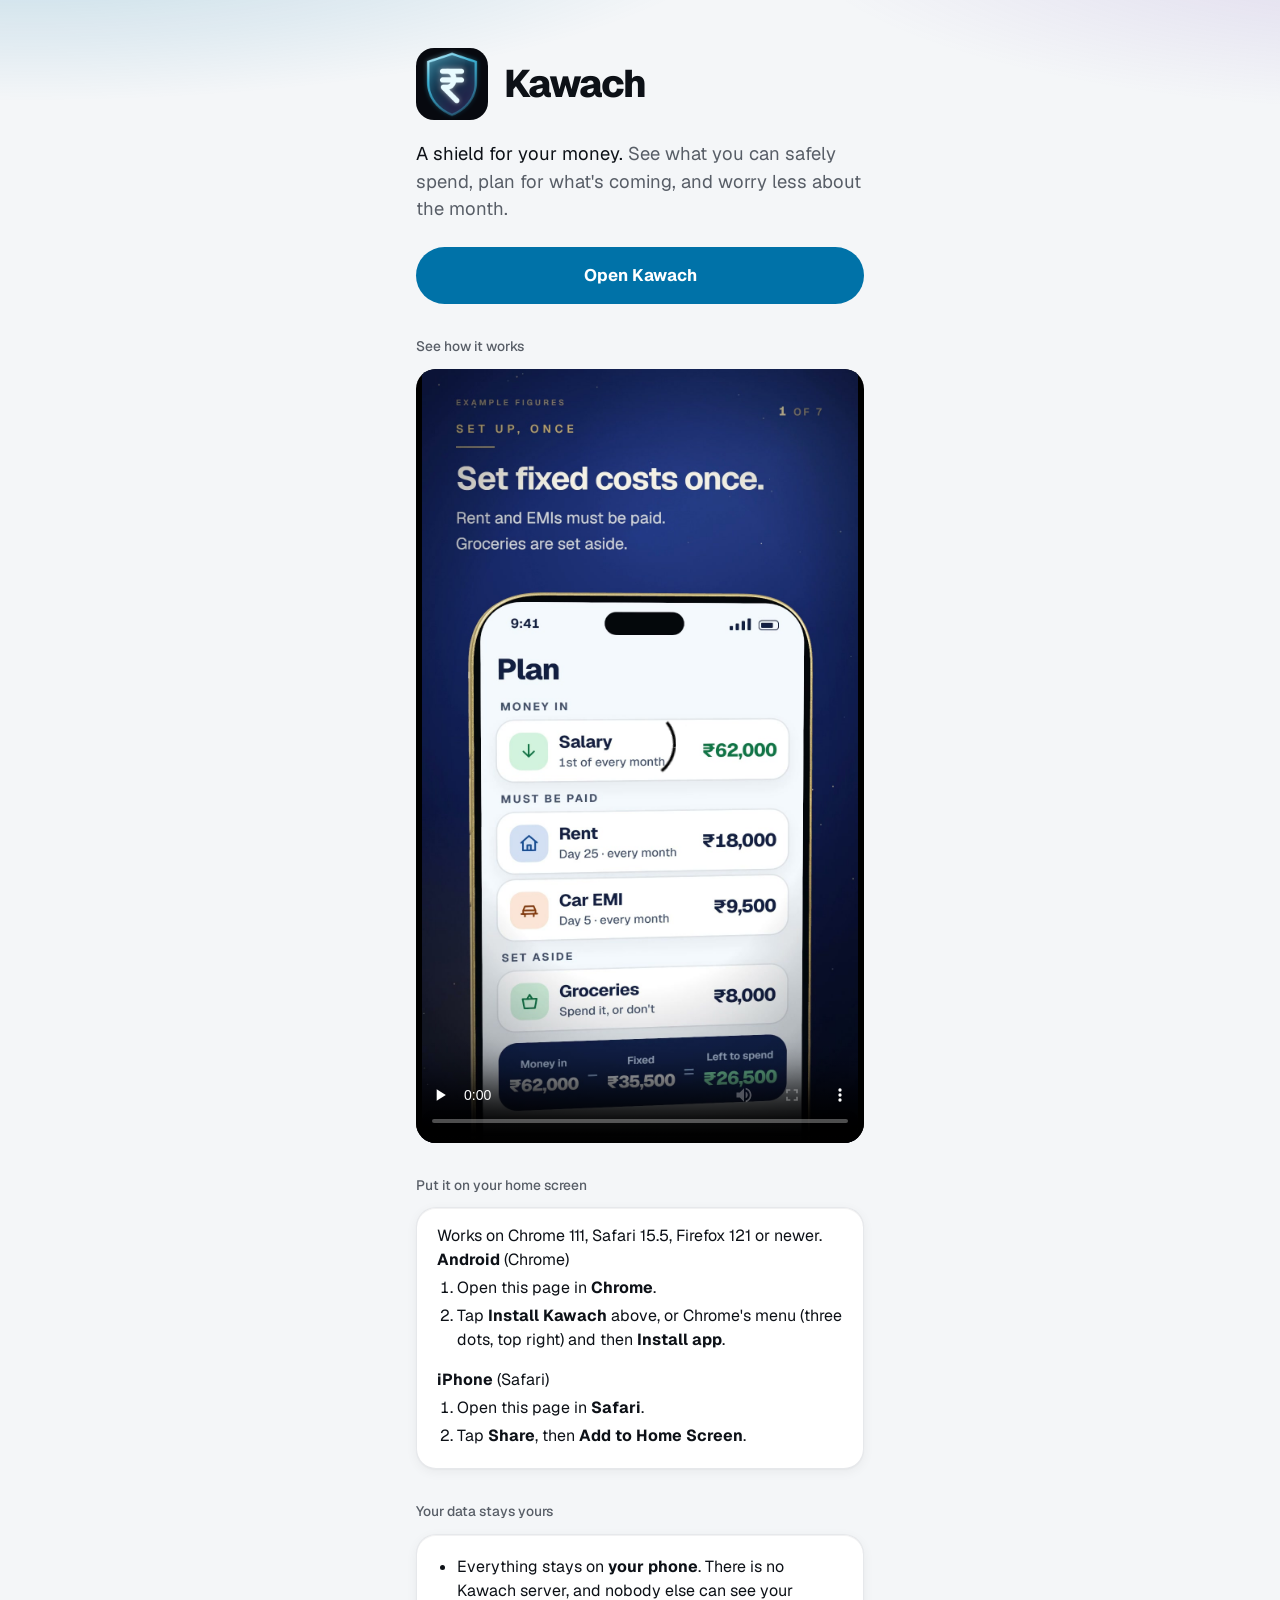
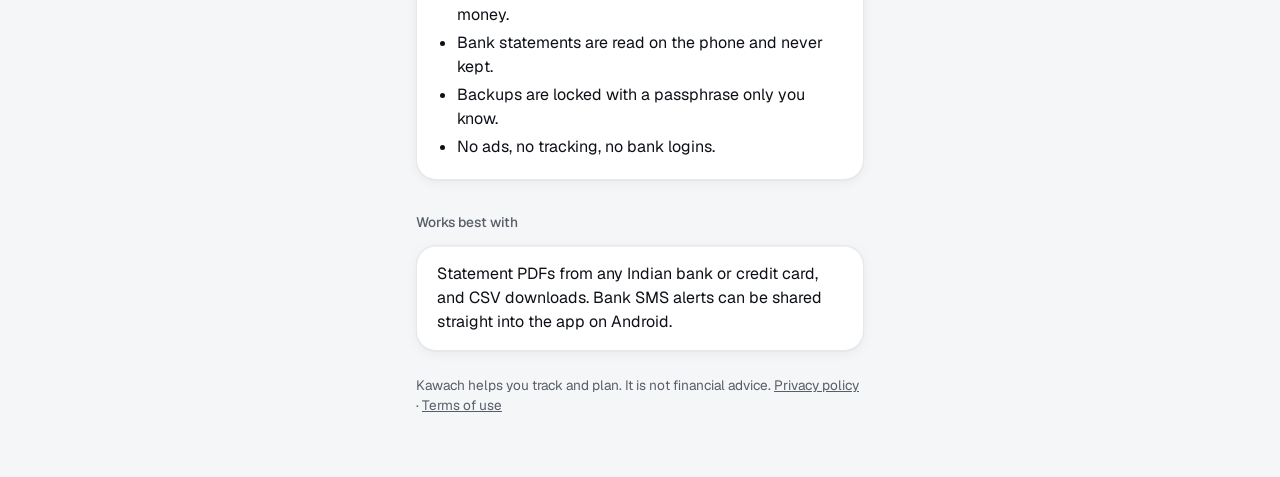
<file: index.html>
<!doctype html>
<html lang="en">
<head>
<meta charset="UTF-8">
  <!-- What the browser is allowed to do.
     Kawach's promise is that money data never leaves the phone, and this is
     what makes the browser enforce it rather than trusting the code to be
     careful: connect-src names the only four places anything may be sent,
     so even injected script could not post a statement anywhere else.
     form-action 'none' stops a planted form doing the same, and object-src
     kills plugins outright. There is no frame-ancestors: that one only works
     as an HTTP header, which GitHub Pages will not let us set, so a <meta>
     policy carrying it is ignored and warns. -->
  <meta http-equiv="Content-Security-Policy" content="
    default-src 'self';
    script-src 'self' 'unsafe-inline';
    style-src 'self' 'unsafe-inline';
    img-src 'self' data:;
    font-src 'self';
    worker-src 'self' blob:;
    connect-src 'self' https://api.github.com https://gist.githubusercontent.com https://www.googleapis.com;
    form-action 'none';
    base-uri 'self';
    object-src 'none';
  ">
<meta name="viewport" content="width=device-width, initial-scale=1, minimum-scale=1, maximum-scale=1, user-scalable=no, viewport-fit=cover">
<title>Kawach</title>
<meta property="og:title" content="Kawach: a shield for your money">
<meta property="og:description" content="See what you can safely spend this month. Free, and your data stays on your phone.">
<meta property="og:image" content="https://getkawach.com/icons/og-image.png">
<meta name="twitter:card" content="summary_large_image">
<meta name="theme-color" content="#07090f" media="(prefers-color-scheme: dark)">
<meta name="theme-color" content="#f4f6f8" media="(prefers-color-scheme: light)">
<script>
  // Not to be framed. frame-ancestors would say this properly, but it only
  // works as an HTTP response header and GitHub Pages will not let us set
  // one. This is the fallback: if Kawach finds itself inside someone else's
  // page, it breaks out to the top rather than letting a hidden frame sit
  // under their buttons and collect taps meant for something else.
  try {
    if (window.top !== window.self) window.top.location = window.self.location.href;
  } catch (e) {
    // Cross-origin parents will not even let us read window.top.location.
    // Being blocked here IS the framing attempt, so hide the page instead.
    document.documentElement.style.display = 'none';
  }

  // The demo (js/demo.js): its own database and its own look, set before any module opens anything.
  var DEMO = false;
  try {
    if (sessionStorage.getItem('kawach-demo') === '1') {
      DEMO = true;
      window.EXPENSE_TRACKER_DB_NAME = 'kawach-demo';
      document.documentElement.classList.add('is-demo');
    }
  } catch (e) {}

  // A brand-new install wears Haven's day, whatever colour the phone is in: it is the more inviting first look. The choice is
  // written down, so it stays until the person changes it. Anyone who was here before has some Kawach setting saved already and
  // keeps following their phone (the demo keeps its own look, js/demo.js).
  try {
    if (!DEMO && !localStorage.getItem('kawach-appearance')) {
      var seen = false;
      for (var i = 0; i < localStorage.length; i++) {
        var k = localStorage.key(i);
        if (k && k.indexOf('kawach-') === 0 && k !== 'kawach-welcomed') seen = true;
      }
      if (!seen) localStorage.setItem('kawach-appearance', JSON.stringify({ colour: 'sun' }));
    }
  } catch (e) {}

  // The chosen light or dark, put on <html> before the stylesheet paints, so
  // the app never opens in the wrong colour and corrects itself a moment
  // later. js/appearance.js is the same decision, made again once it loads.
  try {
    var a = JSON.parse(localStorage.getItem(DEMO ? 'kawach-demo-appearance' : 'kawach-appearance')) || {};
    var r = document.documentElement;
    // The colouring (js/looks.js): 'auto' is the style's own colouring when
    // it is as light or dark as the phone, else Charts on a dark phone and
    // burning flame light on a light one. READY and LIGHT must match
    // js/looks.js.
    var READY = { haven: 1 };
    var LIGHT = { 'haven-day': 1 };
    // Haven unless another style was chosen (the default since 5.52; Instrument was before, Tactile before that).
    // Tactile and Charts retired in 5.57: they, and anything unknown, are Haven.
    var st = READY[a.style] ? a.style : 'haven';
    r.setAttribute('data-style', st);
    var c = a.colour || ({ light: 'flame-light', dark: 'charts' })[a.theme] || 'sun';
    // Peaks and Mindora were retired in 5.41: whoever wore them is on Instrument, following the phone.
    if (c === 'peaks' || c === 'mindora' || c === 'tactile') c = 'auto';
    // Haven brings its own day and night: another look's own colouring (the default before 5.52) means "follow the phone" here.
    if (st === 'haven' && (c === 'charts' || c === 'tactile' || c === 'instrument')) c = 'auto';
    // The other colourings retired in 5.90: only Follow the sun, Always day and Always night are left; an old choice follows the sun.
    if (c !== 'sun' && c !== 'auto' && c !== 'haven-day' && c !== 'haven-night') c = 'sun';
    var pl = Boolean(window.matchMedia && window.matchMedia('(prefers-color-scheme: light)').matches);
    // "Follow the sun": js/appearance.js stores whether it is dark and until when; with nothing stored, the hour decides (before 6:30 and after 6:30 pm is night).
    if (c === 'sun') {
      var dk = null;
      try { var sc = JSON.parse(localStorage.getItem('kawach-sun-theme')); if (sc && sc.until > Date.now()) dk = sc.dark; } catch (e) {}
      if (dk === null) { var hr = new Date().getHours() + new Date().getMinutes() / 60; dk = hr < 6.5 || hr >= 18.5; }
      pl = !dk;
      c = 'auto';
    }
    if (c === 'auto') c = st === 'haven' ? (pl ? 'haven-day' : 'haven-night') : Boolean(LIGHT[st]) === pl ? st : pl ? 'flame-light' : 'charts';
    r.setAttribute('data-colour', c);
    r.setAttribute('data-theme', LIGHT[c] ? 'light' : 'dark');
    if (a.text === 'large' || a.text === 'largest') r.setAttribute('data-text', a.text);
    if (a.density === 'compact') r.setAttribute('data-density', 'compact');
    r.setAttribute('data-motion', a.motion === 'calm' || a.motion === 'still' ? a.motion : 'alive');
    r.setAttribute('data-liquid', ['chai', 'gold', 'sunset', 'mint'].indexOf(a.liquid) >= 0 ? a.liquid : 'water');
    // The app lock (js/lock.js): hide the screens from the first paint, so nothing flashes before the PIN is asked.
    if (!DEMO && localStorage.getItem('kawach-lock')) r.classList.add('is-locked');
  } catch (e) {}

  // The bars of the app (title, tabs) are not shown until the opening leaves, so they can never be seen beside it.
  document.documentElement.classList.add('booting');

  // The opening, carried on rather than started again. When a new version
  // took over during the opening, the page reloads behind it; this page then
  // opens on the opening's resting frame, so it reads as one opening, not two.
  try {
    if (sessionStorage.getItem('kawach-boot-resume')) {
      sessionStorage.removeItem('kawach-boot-resume');
      document.documentElement.classList.add('boot-resumed');
    }
  } catch (e) {}

  // (4.17.1 moved the opening's mark up by half the status bar here, on the
  // theory that the page starts below it. The owner's screenshot of the
  // hand-over proved otherwise: the mark sat 29px above Android's icon - the
  // nudge itself, capped at 30 - and without it lines up. Removed in 4.17.2.)
</script>
<link rel="manifest" href="./manifest.webmanifest">
<link rel="icon" href="./icons/kawach.svg" type="image/svg+xml">
<link rel="icon" href="./icons/kawach-192.png" sizes="192x192">
<link rel="apple-touch-icon" href="./icons/kawach-touch-icon.png">
<meta name="apple-mobile-web-app-capable" content="yes">
<meta name="apple-mobile-web-app-status-bar-style" content="black-translucent">
<meta name="apple-mobile-web-app-title" content="Kawach">
<link rel="preload" href="./fonts/Geist-Variable.woff2" as="font" type="font/woff2" crossorigin>
<link rel="stylesheet" href="./css/tokens.css">
<link rel="stylesheet" href="./css/style.css">
<!-- The new visual system. Screens opt in by carrying the `k` class; while
     the migration is under way the rest of the app is untouched by it. -->
<link rel="stylesheet" href="./css/dna.css">
<link rel="stylesheet" href="./css/looks.css">
<link rel="stylesheet" href="./css/style-tactile.css">
<link rel="stylesheet" href="./css/haven-proto.css">
<link rel="stylesheet" href="./css/style-haven.css">
<link rel="stylesheet" href="./css/haven-motion.css">
<link rel="stylesheet" href="./css/fit.css">
<link rel="stylesheet" href="./css/compact.css">
<link rel="stylesheet" href="./css/ledger.css">
<link rel="stylesheet" href="./css/v8.css">
<style>
  /* The opening (4.17.1). Inline so it is on screen in the first frame.

     One element from the first frame to the last. An installed app on Android
     opens on Android's own launch screen first - the app icon on the
     manifest's background colour - and only then the page. 4.17 opened on
     black and drew the mark from nothing, so the icon vanished and a second,
     different logo was drawn: two things, one after the other. Now the
     page's first frame IS that launch screen - the same colour (#07090f, the
     manifest's background_color), the same glass shield, the same size, in
     the same place - and it changes from there instead of starting over:
       - a line of light traces the shield's edge, down both sides at once;
       - the glass body dissolves behind it, leaving the shield as a line;
       - the rupee stays exactly where it is the whole time;
       - a glow comes up, the name tracks in below, it rests, and it fades.

     The old exit cut out instead of fading (the same animation re-timed by
     the script; see 4.17). The exit is a transition that switches the
     failsafe off, so nothing can re-time it.

     Everything that moves is transform or opacity on its own layer, which
     keeps its frames while the app starts underneath - except the traced
     edge (stroke-dashoffset), kept to one plain stroke with no gradient or
     filter so its repaint is as small as a repaint can be. The glass icon and
     the glow are each blurred or filtered ONCE and then only fade.

     Easing - cubic-bezier(x1, y1, x2, y2) is a curve from (0,0) to (1,1),
     time across and progress up; the control points set how it leaves and
     how it arrives:
       --ease-draw (0.65, 0, 0.35, 1): at rest at both ends, fastest in the
         middle - a pen that lifts off and sets down, never a jolt.
       --ease-out  (0.22, 1, 0.36, 1): nearly all its speed at once, then a
         long slowing - things arrive and settle instead of stopping dead.
       --ease-exit (0.4, 0, 0.2, 1): a gentle start and a long soft finish,
         so a fade never snaps at either end.

     Timeline: the icon, from frame 0; the edge traces 200-1100ms; the glass
     dissolves 450-1350ms; the glow comes up 700-1600ms; the name tracks in
     from about 850ms; a rest; the fade from 2.5s (held while a new version
     downloads, up to 10s - see the script at the end of this file). */
  .boot {
    --boot-ink: #47d0f8;   /* the app's cyan, its highlight on a dark screen */
    --boot-mark: #e8fbff;  /* the rupee, as on the icon */
    --ease-draw: cubic-bezier(0.65, 0, 0.35, 1);
    --ease-out: cubic-bezier(0.22, 1, 0.36, 1);
    --ease-exit: cubic-bezier(0.4, 0, 0.2, 1);
    position: fixed; inset: 0; z-index: 9999;
    display: grid; place-items: center;
    /* manifest.webmanifest background_color: the colour Android's launch
       screen is drawn in, so there is no change of colour at the hand-over. */
    background: #07090f;
    /* The failsafe: if no script runs at all, the opening still clears
       itself. Later than the script's own limit for a download (10s), plus
       the moment it may wait for the reload onto it. */
    animation: boot-failsafe 450ms var(--ease-exit) 12000ms forwards;
  }
  @keyframes boot-failsafe { to { opacity: 0; visibility: hidden; } }

  /* The exit: a transition, so nothing can re-time it. Taps reach the app
     from the first moment of the fade. */
  /* The mark goes first, over the same dark plate, and only then does the plate clear: the shield and the app
     are never both on screen at once (a single fade showed the app through a half-faded shield). */
  .boot.is-leaving {
    animation: none;
    background-color: transparent;
    pointer-events: none;
    transition: background-color 280ms var(--ease-exit) 170ms;
  }
  .boot.is-leaving .boot-art { opacity: 0; transition: opacity 170ms var(--ease-exit); }

  /* The mark is the only thing in the middle - the name hangs below it - so
     it sits dead centre, which is where Android puts the icon. No nudge: on
     the owner's phone the page fills the screen Android's launch screen
     fills, and the two centres meet as they are (4.17.1 nudged it up and
     that was the gap seen at the hand-over). 242px is measured from the same
     screenshot: Android's shield and this one at the same width (it is drawn
     in dp, which is CSS px on a phone). */
  /* Hidden under the opening, and shown again by the script when it leaves; the animation puts them back by itself
     if no script ever runs. */
  .booting .app-header, .booting #tabs { visibility: hidden; animation: boot-chrome 0s linear 12.5s forwards; }
  @keyframes boot-chrome { to { visibility: visible; } }

  .boot-art {
    position: relative;
    width: min(242px, 64vw); aspect-ratio: 1;
  }
  .boot-art svg { position: absolute; inset: 0; width: 100%; height: 100%; overflow: visible; }

  /* 1. The icon as Android shows it: glass body, lit edge, rupee. Here from
        the first frame, then dissolving. */
  .boot-icon { animation: boot-fade-out 900ms var(--ease-exit) 450ms forwards; will-change: opacity; }
  @keyframes boot-fade-out { to { opacity: 0; } }

  /* 2. The glow: the finished line mark, blurred once, faded in. */
  .boot-glow { filter: blur(9px); opacity: 0; animation: boot-glow 900ms var(--ease-out) 700ms forwards; will-change: opacity; }
  @keyframes boot-glow { to { opacity: 0.8; } }

  /* 3. The line mark. The edge is traced: pathLength="1" makes each path one
        unit long, so a dash of 1 with a gap of 2 covers it exactly and an
        offset just past 1 hides it. 1.01 and the wide gap, not 1, because
        with round caps a dash ending exactly at a path's start is drawn as a
        dot. The rupee is not traced - it is already on the icon, so it simply
        stays, in the same place and weight, from the first frame to the last. */
  .boot-line { fill: none; stroke-linecap: round; stroke-linejoin: round; }
  .boot-edge {
    stroke: var(--boot-ink); stroke-width: 2.4;
    stroke-dasharray: 1 2; stroke-dashoffset: 1.01;
    animation: boot-trace 900ms var(--ease-draw) 200ms both;
  }
  @keyframes boot-trace {
    0% { stroke-dashoffset: 1.01; opacity: 0; }
    1% { opacity: 1; }
    100% { stroke-dashoffset: 0; opacity: 1; }
  }
  .boot-sym { stroke: var(--boot-mark); stroke-width: 6.6; }

  /* The name, below the mark without moving it. The tracking opens by moving
     the letters, not by changing letter-spacing: each starts pulled toward
     the middle by its distance from it (--d) and slides out to its place, all
     together on one curve, so the gaps stay equal at every moment - which is
     what makes it read as tracking. It is a transform, so nothing is laid out
     again. The script starts it once Geist has loaded, so the letters never
     arrive in a stand-in font and jump. */
  .boot-word {
    position: absolute; left: -40%; right: -40%; top: calc(100% + 18px);
    display: flex; justify-content: center; gap: 0.34em; margin: 0;
    font: 600 clamp(20px, 6.4vw, 26px)/1 "Geist", -apple-system, "Segoe UI", Roboto, sans-serif;
    text-transform: uppercase;
    color: #e6f6fb;
  }
  .boot-word span { opacity: 0; }
  .boot.is-type .boot-word span { animation: boot-letter 760ms var(--ease-out) forwards; }
  @keyframes boot-letter {
    from { opacity: 0; transform: translateX(calc(var(--d) * -0.42em)); }
    to { opacity: 1; transform: none; }
  }

  /* Said only if a new version is still downloading when the opening would
     have left, so a longer opening never looks like a frozen one. */
  .boot-note {
    position: absolute; left: -40%; right: -40%; top: calc(100% + 66px);
    margin: 0; text-align: center;
    font: 500 13px/1.3 "Geist", -apple-system, "Segoe UI", Roboto, sans-serif;
    color: rgba(214, 246, 255, 0.62);
    opacity: 0; transition: opacity 400ms var(--ease-out);
  }
  .boot.is-updating .boot-note { opacity: 1; }

  /* After a reload for a new version: straight to the resting frame, which is
     what was on screen a moment before, then the fade. Each rule names .boot
     so it outranks the ones that start the motion, whatever classes are on. */
  .boot-resumed .boot .boot-icon { animation: none; opacity: 0; }
  .boot-resumed .boot .boot-edge { animation: none; stroke-dashoffset: 0; }
  .boot-resumed .boot .boot-glow { animation: none; opacity: 0.8; }
  .boot-resumed .boot .boot-word span { animation: none; opacity: 1; transform: none; }

  /* Motion the person has asked not to see: no tracing and no sliding. The
     icon still gives way to the line mark, but as a fade, which is not
     motion; the opening still leaves on time. */
  @media (prefers-reduced-motion: reduce) {
    .boot-edge { animation: none; stroke-dashoffset: 0; }
    .boot.is-type .boot-word span { animation: none; }
    .boot-word span { opacity: 1; }
    .boot.is-leaving { transition-duration: 150ms; transition-delay: 0s; }
    .boot.is-leaving .boot-art { transition-duration: 0s; }
  }
</style>
</head>
<body>
<!-- The opening. It leaves through the script at the end of this file, and by
     its own failsafe if that never runs. It begins as Kawach's icon - exactly
     what Android's launch screen has just shown - and becomes the line mark,
     so the hand-over from Android to the app is one continuous thing. -->
<div id="boot" class="boot" aria-hidden="true">
  <div class="boot-art">
    <!-- The icon (icons/kawach.svg, without its square plate): glass body,
         lit edge, rupee. -->
    <svg class="boot-icon" viewBox="0 0 100 100">
      <defs>
        <linearGradient id="bkBody" x1="0.1" y1="0" x2="0.7" y2="1">
          <stop offset="0" stop-color="#47d0f8" stop-opacity="0.42"/>
          <stop offset="0.5" stop-color="#2b7fb8" stop-opacity="0.26"/>
          <stop offset="1" stop-color="#7c5cf0" stop-opacity="0.18"/>
        </linearGradient>
        <linearGradient id="bkEdge" x1="0" y1="0" x2="0.4" y2="1">
          <stop offset="0" stop-color="#cdf5ff" stop-opacity="0.98"/>
          <stop offset="0.4" stop-color="#47d0f8" stop-opacity="0.8"/>
          <stop offset="1" stop-color="#47d0f8" stop-opacity="0.34"/>
        </linearGradient>
        <linearGradient id="bkSheen" x1="0" y1="0" x2="0.2" y2="1">
          <stop offset="0" stop-color="#ffffff" stop-opacity="0.3"/>
          <stop offset="0.5" stop-color="#ffffff" stop-opacity="0.03"/>
          <stop offset="1" stop-color="#ffffff" stop-opacity="0"/>
        </linearGradient>
        <filter id="bkGlow" x="-45%" y="-45%" width="190%" height="190%">
          <feGaussianBlur stdDeviation="3.2" result="b"/>
          <feComponentTransfer in="b" result="g"><feFuncA type="linear" slope="0.52"/></feComponentTransfer>
          <feMerge><feMergeNode in="g"/><feMergeNode in="SourceGraphic"/></feMerge>
        </filter>
        <clipPath id="bkClip"><path d="M50 12L80 22V48C80 68 67 82 50 89C33 82 20 68 20 48V22Z"/></clipPath>
      </defs>
      <g filter="url(#bkGlow)">
        <path d="M50 12L80 22V48C80 68 67 82 50 89C33 82 20 68 20 48V22Z" fill="url(#bkBody)"/>
        <g clip-path="url(#bkClip)"><ellipse cx="33" cy="24" rx="33" ry="25" fill="url(#bkSheen)"/></g>
        <path d="M50 12L80 22V48C80 68 67 82 50 89C33 82 20 68 20 48V22Z" fill="none" stroke="url(#bkEdge)" stroke-width="2.9"/>
        <!-- Its rupee, with the icon's soft halo. The line mark's rupee sits
             exactly on top of it, so as this layer dissolves only the halo
             goes, and the glow layer below brings it back. -->
        <path d="M38 34h24M38 45h24M44 34c11 0 11 20 0 20h-5l17 17" fill="none" stroke="#e8fbff" stroke-width="6.6" stroke-linecap="round" stroke-linejoin="round"/>
      </g>
    </svg>
    <!-- The glow: the finished line mark, blurred, behind the sharp one. -->
    <svg class="boot-glow" viewBox="0 0 100 100" fill="none" stroke-linecap="round" stroke-linejoin="round">
      <path d="M50 12L80 22V48C80 68 67 82 50 89C33 82 20 68 20 48V22Z" stroke="#47d0f8" stroke-width="3.2"/>
      <path d="M38 34h24M38 45h24M44 34c11 0 11 20 0 20h-5l17 17" stroke="#d6f6ff" stroke-width="7"/>
    </svg>
    <!-- The line mark. The edge is two halves that start together at the top
         and meet at the point. The rupee is the icon's own, in the same place
         and weight, so it never leaves the screen. -->
    <svg class="boot-mark" viewBox="0 0 100 100">
      <path class="boot-line boot-edge" pathLength="1" d="M50 12L20 22V48C20 68 33 82 50 89"/>
      <path class="boot-line boot-edge" pathLength="1" d="M50 12L80 22V48C80 68 67 82 50 89"/>
      <path class="boot-line boot-sym" d="M38 34h24M38 45h24M44 34c11 0 11 20 0 20h-5l17 17"/>
    </svg>
    <p class="boot-word"><span style="--d:-2.5">K</span><span style="--d:-1.5">a</span><span style="--d:-0.5">w</span><span style="--d:0.5">a</span><span style="--d:1.5">c</span><span style="--d:2.5">h</span></p>
    <p class="boot-note">Updating to the latest version</p>
  </div>
</div>
<header class="app-header">
  <h1 id="view-title">Summary</h1>
  <button type="button" id="space-chip" class="space-chip" hidden></button>
  <span id="sync-indicator" class="sync-indicator" hidden></span>
  <button type="button" id="settings-btn" class="header-btn" aria-label="Backup and settings"><span data-icon="settings"></span></button>
</header>
<div id="update-banner" class="update-banner" hidden>
  <span id="update-banner-text"></span>
  <button type="button" id="update-banner-btn">Reload</button>
</div>
<main id="view-container" class="view-container"></main>
<nav class="bottom-nav" id="tabs">
  <button type="button" class="nav-btn active" data-view="summary">
    <span class="nav-icon" data-icon="summary"></span><span>Summary</span>
  </button>
  <button type="button" class="nav-btn" data-view="accounts">
    <span class="nav-icon" data-icon="accounts"></span><span>Accounts</span>
  </button>
  <button type="button" class="nav-btn" data-view="add">
    <span class="nav-icon" data-icon="add"></span><span>Add</span>
  </button>
  <button type="button" class="nav-btn" data-view="plan">
    <span class="nav-icon" data-icon="plan"></span><span>Plan</span>
  </button>
  <button type="button" class="nav-btn" data-view="transactions">
    <span class="nav-icon" data-icon="history"></span><span>History</span>
  </button>
</nav>
<script>
  // A browser too old to draw Kawach says so in plain words, instead of showing a screen with no colour. Every
  // colour in the app is written in a form (oklch) that browsers before 2023 do not know, and the screens use
  // :has(), structuredClone and inert. Nothing is lost: the data is still on the phone, and opens when the
  // browser is updated. Plain colours here on purpose: this is the one box that cannot use the app's own.
  (function () {
    var ok = false;
    try {
      ok = window.CSS && CSS.supports('color', 'oklch(50% 0.1 200)') && CSS.supports('selector(:has(a))') && typeof structuredClone === 'function' && 'inert' in HTMLElement.prototype;
    } catch (e) {
      ok = false;
    }
    if (ok) return;
    var box = document.createElement('div');
    box.setAttribute('role', 'alert');
    box.style.cssText = 'position:fixed;inset:0;z-index:99999;display:grid;place-items:center;padding:24px;background:#10131a;color:#f2f4f8;font:16px/1.5 system-ui,sans-serif;text-align:center';
    box.innerHTML = '<div style="max-width:340px"><p style="font-size:20px;font-weight:700;margin:0 0 12px">Kawach needs a newer browser</p><p style="margin:0 0 12px;color:#c3c9d4">This browser is too old to show Kawach properly. Update Chrome, Samsung Internet, Safari or Firefox, then open Kawach again.</p><p style="margin:0;color:#c3c9d4">Nothing is lost. Anything you saved is still on this phone.</p></div>';
    document.body.appendChild(box);
  })();
</script>
<script type="module" src="./js/app.js"></script>
<script>
  // Always on the latest version, and when the opening leaves.
  //
  // How a new version arrives: sw.js downloads every file of it, takes over
  // straight away (skipWaiting + clients.claim), and js/app.js reloads the page
  // onto it the moment it does - on a screen where that is safe and nothing is
  // being typed. That part already worked. What made updates slow was the
  // asking: the browser only asks the server for a new version when the page
  // is LOADED, and opening Kawach from recent apps usually brings back the
  // page still in memory rather than loading it. So an update could wait days
  // for a real restart. Now it asks every time the app comes back on screen.
  (function () {
    if (!('serviceWorker' in navigator)) return;
    var lastAsked = 0;
    function ask() {
      // Once every 30 seconds at most: flicking between apps should not mean
      // a request to the server each time.
      if (Date.now() - lastAsked < 30000) return;
      lastAsked = Date.now();
      navigator.serviceWorker.getRegistration().then(function (reg) {
        if (reg) return reg.update();
      }).catch(function () {});
    }
    document.addEventListener('visibilitychange', function () {
      if (document.visibilityState === 'visible') ask();
    });
    ask();
  })();

  // When the opening leaves, and taking it out of the page.
  //
  // It fades at 2.5s: the mark has settled by about 1.6s, so it rests for
  // about a second first. It only goes once a screen has drawn underneath,
  // and by 4s whatever happens - unless a new version is downloading, when it
  // stays (up to 10s, with a line saying so) so that the reload onto the new
  // version happens behind it. The page that loads then opens on the resting
  // frame (see the head), so the person sees one opening.
  //
  // performance.now() is time since this page began, the clock the CSS
  // animations above run on. Readiness is checked on a timer, not each frame:
  // frames stop altogether in a tab opened in the background.
  (function () {
    var boot = document.getElementById('boot');
    if (!boot) return;
    var resumed = document.documentElement.classList.contains('boot-resumed');
    var HOLD = resumed ? 400 : 2500;
    var CAP = 4000;
    // A new version is about 95 files, the PDF reader among them, so on a
    // slow connection it can take a while. Long enough for most, not so long
    // that anyone is kept waiting on a bad day; past it, this version opens
    // and the new one is taken the next time.
    var UPDATE_CAP = 10000;
    var reduced = window.matchMedia && matchMedia('(prefers-reduced-motion: reduce)').matches;
    var FADE = reduced ? 150 : 450; // the mark's 170ms plus the plate's 280ms in the CSS
    var leaving = false;
    var updating = false;
    // The new version has taken over and the reload onto it is on its way.
    // The opening must not start leaving in that moment, or the old app shows
    // for a split second before the reload - a second opening in all but name.
    var handingOver = false;

    // The name: once Geist has loaded (or after 1.1s regardless), and never
    // before 850ms. Not on a resumed page: it is already showing.
    if (!resumed) {
      var typeface = document.fonts && document.fonts.load
        ? document.fonts.load('600 24px "Geist"').catch(function () {})
        : Promise.resolve();
      Promise.race([typeface, new Promise(function (r) { setTimeout(r, 1100); })]).then(function () {
        setTimeout(function () { boot.classList.add('is-type'); }, Math.max(0, 850 - performance.now()));
      });
    }

    // A new version on its way while the opening is up. Only when a version
    // is already running (a first visit has nothing to be newer than), and
    // never on a page that has just reloaded for one.
    if ('serviceWorker' in navigator && navigator.serviceWorker.controller && !resumed) {
      navigator.serviceWorker.getRegistration().then(function (reg) {
        if (!reg) return;
        function watch(worker) {
          if (!worker) return;
          updating = true;
          worker.addEventListener('statechange', function () {
            // A download that failed: carry on with this version.
            if (worker.state === 'redundant') updating = false;
          });
        }
        watch(reg.installing || reg.waiting);
        reg.addEventListener('updatefound', function () { watch(reg.installing); });
      }).catch(function () {});
      navigator.serviceWorker.addEventListener('controllerchange', function () {
        if (!updating) return;
        // The new version has taken over and app.js reloads onto it now. The
        // next page carries the opening on from its resting frame. If no
        // reload comes (app.js judged it unsafe), let the opening go as
        // normal and take the note back.
        try { sessionStorage.setItem('kawach-boot-resume', '1'); } catch (e) {}
        handingOver = true;
        setTimeout(function () {
          try { sessionStorage.removeItem('kawach-boot-resume'); } catch (e) {}
          handingOver = false;
          updating = false;
        }, 1500);
      });
    }

    function drawn() {
      var main = document.getElementById('view-container');
      return !!(main && main.firstElementChild);
    }

    // Out of the document once it is invisible. transitionend is the signal;
    // the timer covers the cases where that event never comes - a 0ms fade, a
    // tab in the background - since an invisible overlay left in place would
    // still be in the way.
    function unmount() {
      document.documentElement.classList.remove('booting');
      if (boot.parentNode) boot.parentNode.removeChild(boot);
    }
    function leave() {
      if (leaving) return;
      leaving = true;
      document.documentElement.classList.remove('booting');
      clearInterval(timer);
      boot.addEventListener('transitionend', function (e) {
        if (e.target === boot && e.propertyName === 'background-color') unmount();
      });
      setTimeout(unmount, FADE + 250);
      boot.classList.add('is-leaving');
    }

    var timer = setInterval(function () {
      var t = performance.now();
      if (handingOver) return;
      if (updating && t < UPDATE_CAP) {
        if (t >= HOLD) boot.classList.add('is-updating');
        return;
      }
      if ((t >= HOLD && drawn()) || t >= CAP) leave();
    }, 50);
  })();
</script>
</body>
</html>
</file>
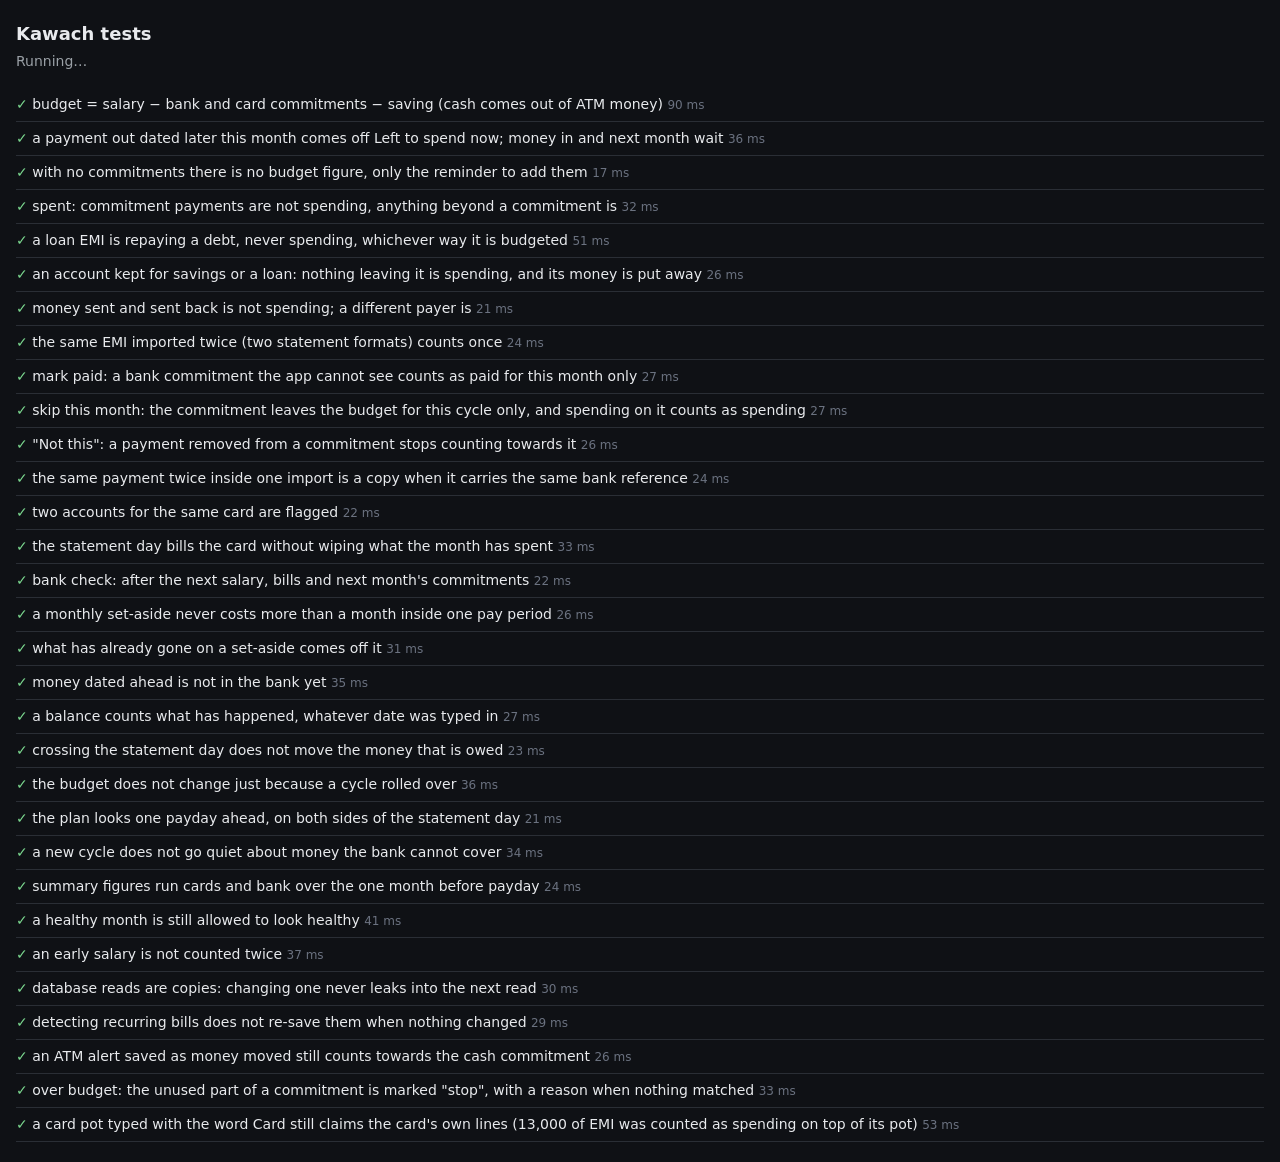
<file: tests/index.html>
<!doctype html>
<html lang="en">
<head>
<meta charset="utf-8">
<meta name="viewport" content="width=device-width, initial-scale=1">
<title>Kawach tests</title>
<link rel="icon" href="data:,">
<style>
  body { font: 14px/1.5 system-ui, sans-serif; margin: 0; padding: 20px 16px; background: #0f1115; color: #e8eaed; }
  h1 { font-size: 18px; margin: 0 0 4px; }
  .summary { margin: 0 0 16px; color: #9aa0a6; }
  .row { padding: 6px 0; border-bottom: 1px solid #2a2e35; }
  .pass::before { content: '✓ '; color: #7bd88f; }
  .fail::before { content: '✗ '; color: #ff7a6b; }
  .error { color: #ff7a6b; font-size: 13px; margin-left: 18px; }
  .ms { color: #6b7280; font-size: 12px; }
</style>
<script>
  // Before any app module loads: use a separate database, so the tests can
  // never touch real data.
  globalThis.EXPENSE_TRACKER_DB_NAME = 'expense-tracker-tests';
</script>
</head>
<body>
<h1>Kawach tests</h1>
<p class="summary" id="summary">Running…</p>
<div id="results"></div>
<script type="module">
  import { run } from './harness.js';
  import './unit.test.js';
  import './scenarios.test.js';
  import './safety.test.js';
  import './cash.test.js';
  import './moves.test.js';
  import './policies.test.js';
  import './bills.test.js';
  import './planner.test.js';
  import './sbi.test.js';
  import './billsms.test.js';
  import './import-safety.test.js';
  import './sun-moon.test.js';
  import './upi-people.test.js';

  const list = document.getElementById('results');
  const results = await run((r) => {
    const div = document.createElement('div');
    div.className = `row ${r.ok ? 'pass' : 'fail'}`;
    div.textContent = r.name;
    if (r.ok) div.insertAdjacentHTML('beforeend', ` <span class="ms">${r.ms} ms</span>`);
    else div.insertAdjacentHTML('beforeend', `<div class="error"></div>`), (div.querySelector('.error').textContent = r.error);
    list.appendChild(div);
  });
  const failed = results.filter((r) => !r.ok).length;
  document.getElementById('summary').textContent = failed ? `${failed} of ${results.length} failed` : `All ${results.length} passed`;
  window.testResults = results;
</script>
</body>
</html>
</file>
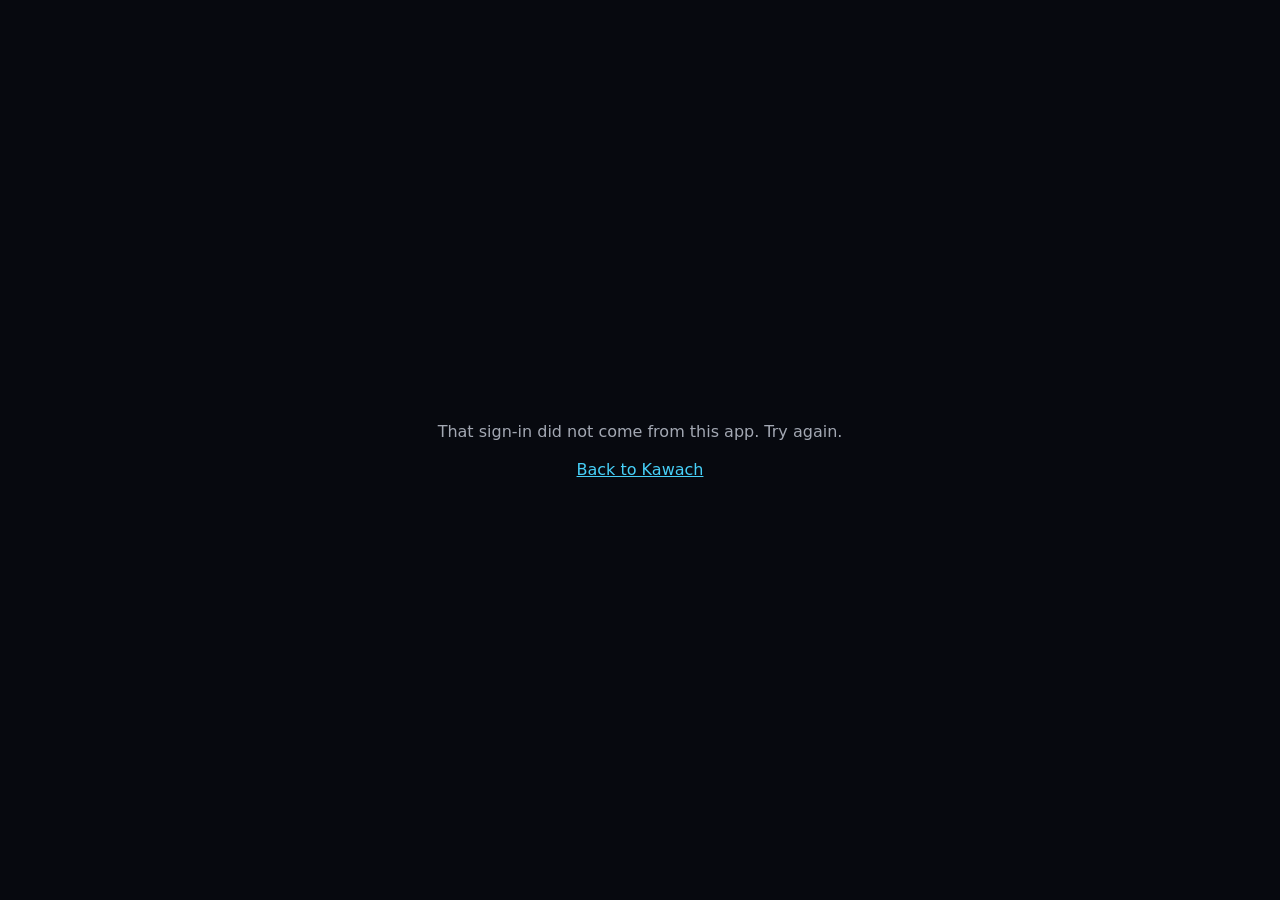
<file: oauth.html>
<!doctype html>
<html lang="en">
<head>
<meta charset="utf-8">
  <!-- What the browser is allowed to do.
     Kawach's promise is that money data never leaves the phone, and this is
     what makes the browser enforce it rather than trusting the code to be
     careful: connect-src names the only four places anything may be sent,
     so even injected script could not post a statement anywhere else.
     form-action 'none' stops a planted form doing the same, and object-src
     kills plugins outright. There is no frame-ancestors: that one only works
     as an HTTP header, which GitHub Pages will not let us set, so a <meta>
     policy carrying it is ignored and warns. -->
  <meta http-equiv="Content-Security-Policy" content="
    default-src 'self';
    script-src 'self' 'unsafe-inline';
    style-src 'self' 'unsafe-inline';
    img-src 'self' data:;
    font-src 'self';
    worker-src 'self' blob:;
    connect-src 'self' https://api.github.com https://gist.githubusercontent.com https://www.googleapis.com;
    form-action 'none';
    base-uri 'self';
    object-src 'none';
  ">
<meta name="viewport" content="width=device-width, initial-scale=1">
<meta name="robots" content="noindex">
<title>Kawach</title>
<style>
  body { margin: 0; min-height: 100vh; display: grid; place-items: center; background: #07090f; color: #a3a8b3;
         font-family: system-ui, -apple-system, "Segoe UI", Roboto, sans-serif; text-align: center; padding: 24px; box-sizing: border-box; }
  a { color: #47d0f8; }
</style>
</head>
<body>
<!-- Where Google sends the user back after signing in for Drive backups.
     The pass Google gives is in the part of the address after '#', which
     never reaches any server; it is checked, kept for this visit only, wiped
     from the address, and the app carries on with what was asked. -->
<p id="msg">Connecting to Google Drive…</p>
<script type="module">
  import { acceptSignIn } from './js/drive.js';
  const hash = location.hash;
  history.replaceState(null, '', location.pathname);
  try {
    const purpose = acceptSignIn(hash);
    // Sync and the daily backup renew the pass quietly and go home; the rest carry on in Settings.
    location.replace(`./?drive=${encodeURIComponent(purpose)}#${purpose === 'sync' || purpose === 'auto-backup' ? 'summary' : 'settings'}`);
  } catch (err) {
    // A quiet renewal for sync that Google couldn't give without asking:
    // straight back to the app, which says so beside sync.
    if (err.silent) location.replace('./#summary');
    else document.getElementById('msg').innerHTML = `${err.message.replace(/</g, '&lt;')}<br><br><a href="./#settings">Back to Kawach</a>`;
  }
</script>
</body>
</html>
</file>
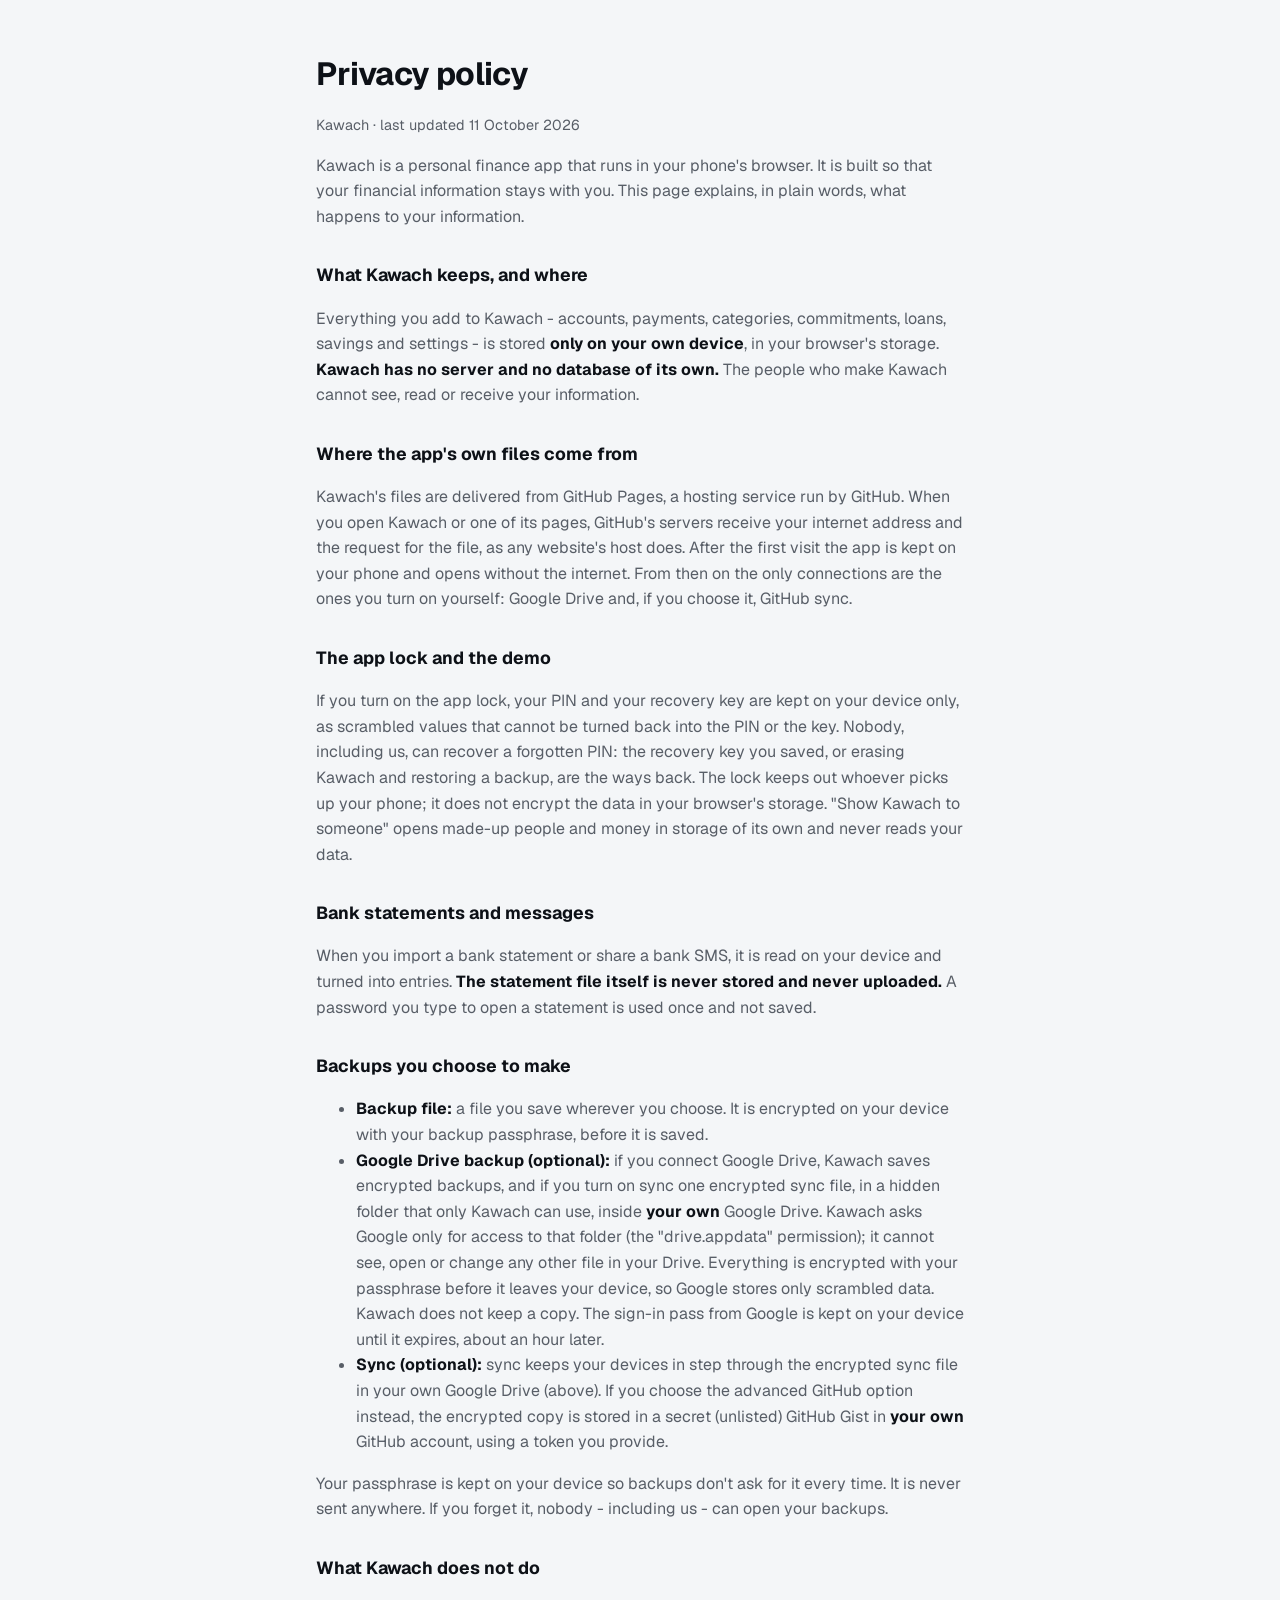
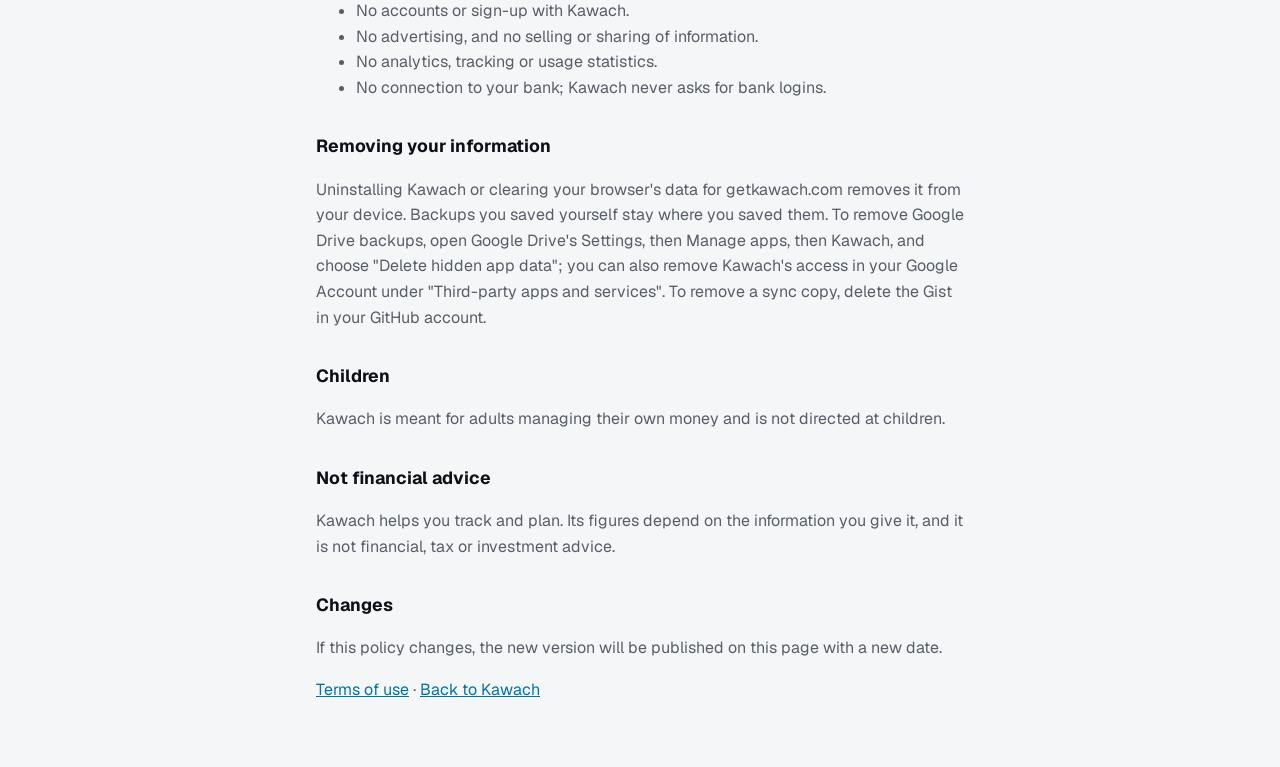
<file: privacy.html>
<!doctype html>
<html lang="en">
<head>
<meta charset="utf-8">
  <!-- What the browser is allowed to do.
     Kawach's promise is that money data never leaves the phone, and this is
     what makes the browser enforce it rather than trusting the code to be
     careful: connect-src names the only four places anything may be sent,
     so even injected script could not post a statement anywhere else.
     form-action 'none' stops a planted form doing the same, and object-src
     kills plugins outright. There is no frame-ancestors: that one only works
     as an HTTP header, which GitHub Pages will not let us set, so a <meta>
     policy carrying it is ignored and warns. -->
  <meta http-equiv="Content-Security-Policy" content="
    default-src 'self';
    script-src 'self' 'unsafe-inline';
    style-src 'self' 'unsafe-inline';
    img-src 'self' data:;
    font-src 'self';
    worker-src 'self' blob:;
    connect-src 'self' https://api.github.com https://gist.githubusercontent.com https://www.googleapis.com;
    form-action 'none';
    base-uri 'self';
    object-src 'none';
  ">
<meta name="viewport" content="width=device-width, initial-scale=1">
<title>Kawach privacy policy</title>
<link rel="icon" href="./icons/kawach.svg" type="image/svg+xml">
<link rel="stylesheet" href="./css/tokens.css">
<style>
  * { box-sizing: border-box; }
  body { margin: 0; background: var(--bg); color: var(--text); font-family: var(--font-body); line-height: 1.6; overflow-x: clip; }
  main { max-width: 680px; margin: 0 auto; padding: var(--space-2xl) var(--space-sm); }
  h1 { font-family: var(--font-display); font-size: 2rem; letter-spacing: -0.02em; margin: 0 0 var(--space-2xs); }
  h2 { font-size: 1.1rem; margin: var(--space-xl) 0 var(--space-2xs); }
  p, li { color: var(--text-muted); }
  strong { color: var(--text); }
  a { color: var(--accent); }
  .updated { font-size: 0.9rem; }
</style>
</head>
<body>
<main>
  <h1>Privacy policy</h1>
  <p class="updated">Kawach · last updated 11 October 2026</p>

  <p>Kawach is a personal finance app that runs in your phone's browser. It is built so that your financial information stays with you. This page explains, in plain words, what happens to your information.</p>

  <h2>What Kawach keeps, and where</h2>
  <p>Everything you add to Kawach - accounts, payments, categories, commitments, loans, savings and settings - is stored <strong>only on your own device</strong>, in your browser's storage. <strong>Kawach has no server and no database of its own.</strong> The people who make Kawach cannot see, read or receive your information.</p>

  <h2>Where the app's own files come from</h2>
  <p>Kawach's files are delivered from GitHub Pages, a hosting service run by GitHub. When you open Kawach or one of its pages, GitHub's servers receive your internet address and the request for the file, as any website's host does. After the first visit the app is kept on your phone and opens without the internet. From then on the only connections are the ones you turn on yourself: Google Drive and, if you choose it, GitHub sync.</p>

  <h2>The app lock and the demo</h2>
  <p>If you turn on the app lock, your PIN and your recovery key are kept on your device only, as scrambled values that cannot be turned back into the PIN or the key. Nobody, including us, can recover a forgotten PIN: the recovery key you saved, or erasing Kawach and restoring a backup, are the ways back. The lock keeps out whoever picks up your phone; it does not encrypt the data in your browser's storage. "Show Kawach to someone" opens made-up people and money in storage of its own and never reads your data.</p>

  <h2>Bank statements and messages</h2>
  <p>When you import a bank statement or share a bank SMS, it is read on your device and turned into entries. <strong>The statement file itself is never stored and never uploaded.</strong> A password you type to open a statement is used once and not saved.</p>

  <h2>Backups you choose to make</h2>
  <ul>
    <li><strong>Backup file:</strong> a file you save wherever you choose. It is encrypted on your device with your backup passphrase, before it is saved.</li>
    <li><strong>Google Drive backup (optional):</strong> if you connect Google Drive, Kawach saves encrypted backups, and if you turn on sync one encrypted sync file, in a hidden folder that only Kawach can use, inside <strong>your own</strong> Google Drive. Kawach asks Google only for access to that folder (the "drive.appdata" permission); it cannot see, open or change any other file in your Drive. Everything is encrypted with your passphrase before it leaves your device, so Google stores only scrambled data. Kawach does not keep a copy. The sign-in pass from Google is kept on your device until it expires, about an hour later.</li>
    <li><strong>Sync (optional):</strong> sync keeps your devices in step through the encrypted sync file in your own Google Drive (above). If you choose the advanced GitHub option instead, the encrypted copy is stored in a secret (unlisted) GitHub Gist in <strong>your own</strong> GitHub account, using a token you provide.</li>
  </ul>
  <p>Your passphrase is kept on your device so backups don't ask for it every time. It is never sent anywhere. If you forget it, nobody - including us - can open your backups.</p>

  <h2>What Kawach does not do</h2>
  <ul>
    <li>No accounts or sign-up with Kawach.</li>
    <li>No advertising, and no selling or sharing of information.</li>
    <li>No analytics, tracking or usage statistics.</li>
    <li>No connection to your bank; Kawach never asks for bank logins.</li>
  </ul>

  <h2>Removing your information</h2>
  <p>Uninstalling Kawach or clearing your browser's data for getkawach.com removes it from your device. Backups you saved yourself stay where you saved them. To remove Google Drive backups, open Google Drive's Settings, then Manage apps, then Kawach, and choose "Delete hidden app data"; you can also remove Kawach's access in your Google Account under "Third-party apps and services". To remove a sync copy, delete the Gist in your GitHub account.</p>

  <h2>Children</h2>
  <p>Kawach is meant for adults managing their own money and is not directed at children.</p>

  <h2>Not financial advice</h2>
  <p>Kawach helps you track and plan. Its figures depend on the information you give it, and it is not financial, tax or investment advice.</p>

  <h2>Changes</h2>
  <p>If this policy changes, the new version will be published on this page with a new date.</p>

  <p><a href="./terms.html">Terms of use</a> &middot; <a href="./">Back to Kawach</a></p>
</main>
</body>
</html>
</file>
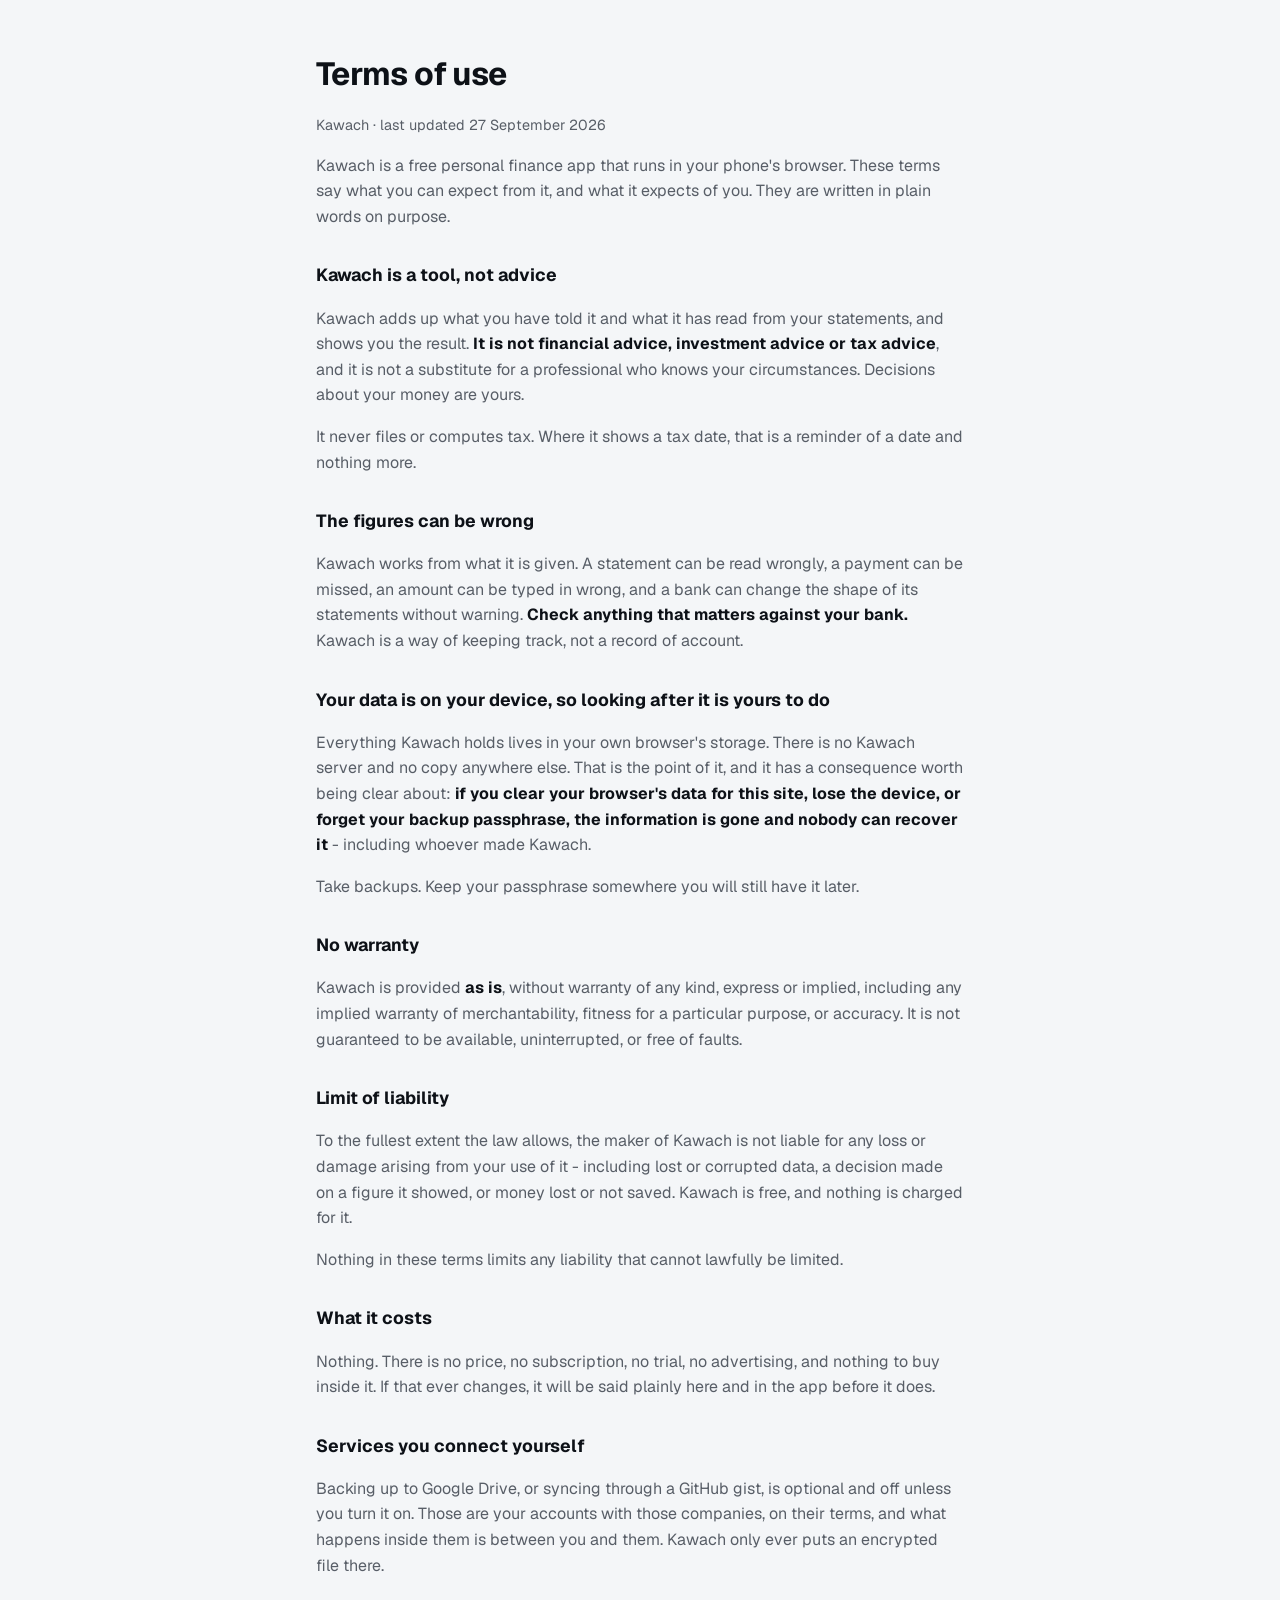
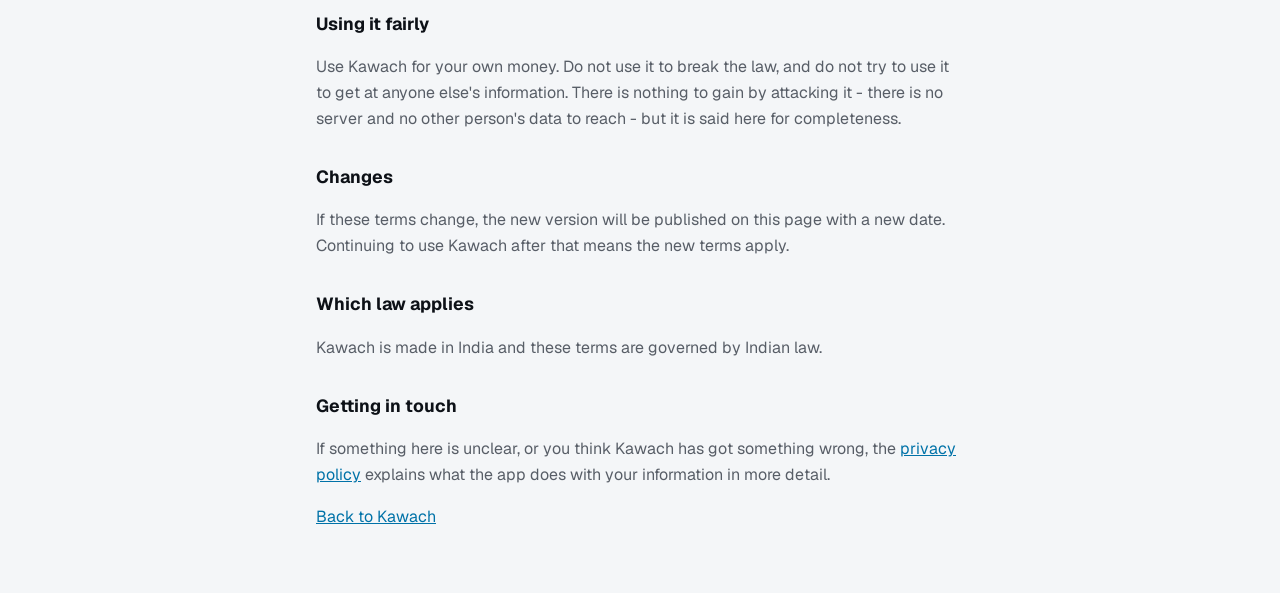
<file: terms.html>
<!doctype html>
<html lang="en">
<head>
<meta charset="utf-8">
  <!-- Same policy as every other page Kawach serves. See privacy.html for
     what each line is doing and why frame-ancestors is absent. -->
  <meta http-equiv="Content-Security-Policy" content="
    default-src 'self';
    script-src 'self' 'unsafe-inline';
    style-src 'self' 'unsafe-inline';
    img-src 'self' data:;
    font-src 'self';
    worker-src 'self' blob:;
    connect-src 'self' https://api.github.com https://gist.githubusercontent.com https://www.googleapis.com;
    form-action 'none';
    base-uri 'self';
    object-src 'none';
  ">
<meta name="viewport" content="width=device-width, initial-scale=1">
<title>Kawach terms of use</title>
<link rel="icon" href="./icons/kawach.svg" type="image/svg+xml">
<link rel="stylesheet" href="./css/tokens.css">
<style>
  * { box-sizing: border-box; }
  body { margin: 0; background: var(--bg); color: var(--text); font-family: var(--font-body); line-height: 1.6; overflow-x: clip; }
  main { max-width: 680px; margin: 0 auto; padding: var(--space-2xl) var(--space-sm); }
  h1 { font-family: var(--font-display); font-size: 2rem; letter-spacing: -0.02em; margin: 0 0 var(--space-2xs); }
  h2 { font-size: 1.1rem; margin: var(--space-xl) 0 var(--space-2xs); }
  p, li { color: var(--text-muted); }
  strong { color: var(--text); }
  a { color: var(--accent); }
  .updated { font-size: 0.9rem; }
</style>
</head>
<body>
<main>
  <h1>Terms of use</h1>
  <p class="updated">Kawach &middot; last updated 27 September 2026</p>

  <p>
    Kawach is a free personal finance app that runs in your phone's browser.
    These terms say what you can expect from it, and what it expects of you.
    They are written in plain words on purpose.
  </p>

  <h2>Kawach is a tool, not advice</h2>
  <p>
    Kawach adds up what you have told it and what it has read from your
    statements, and shows you the result. <strong>It is not financial advice,
    investment advice or tax advice</strong>, and it is not a substitute for a
    professional who knows your circumstances. Decisions about your money are
    yours.
  </p>
  <p>
    It never files or computes tax. Where it shows a tax date, that is a
    reminder of a date and nothing more.
  </p>

  <h2>The figures can be wrong</h2>
  <p>
    Kawach works from what it is given. A statement can be read wrongly, a
    payment can be missed, an amount can be typed in wrong, and a bank can
    change the shape of its statements without warning. <strong>Check anything
    that matters against your bank.</strong> Kawach is a way of keeping track,
    not a record of account.
  </p>

  <h2>Your data is on your device, so looking after it is yours to do</h2>
  <p>
    Everything Kawach holds lives in your own browser's storage. There is no
    Kawach server and no copy anywhere else. That is the point of it, and it
    has a consequence worth being clear about: <strong>if you clear your
    browser's data for this site, lose the device, or forget your backup
    passphrase, the information is gone and nobody can recover it</strong> -
    including whoever made Kawach.
  </p>
  <p>
    Take backups. Keep your passphrase somewhere you will still have it later.
  </p>

  <h2>No warranty</h2>
  <p>
    Kawach is provided <strong>as is</strong>, without warranty of any kind,
    express or implied, including any implied warranty of merchantability,
    fitness for a particular purpose, or accuracy. It is not guaranteed to be
    available, uninterrupted, or free of faults.
  </p>

  <h2>Limit of liability</h2>
  <p>
    To the fullest extent the law allows, the maker of Kawach is not liable
    for any loss or damage arising from your use of it - including lost or
    corrupted data, a decision made on a figure it showed, or money lost or
    not saved. Kawach is free, and nothing is charged for it.
  </p>
  <p>
    Nothing in these terms limits any liability that cannot lawfully be
    limited.
  </p>

  <h2>What it costs</h2>
  <p>
    Nothing. There is no price, no subscription, no trial, no advertising, and
    nothing to buy inside it. If that ever changes, it will be said plainly
    here and in the app before it does.
  </p>

  <h2>Services you connect yourself</h2>
  <p>
    Backing up to Google Drive, or syncing through a GitHub gist, is optional
    and off unless you turn it on. Those are your accounts with those
    companies, on their terms, and what happens inside them is between you and
    them. Kawach only ever puts an encrypted file there.
  </p>

  <h2>Using it fairly</h2>
  <p>
    Use Kawach for your own money. Do not use it to break the law, and do not
    try to use it to get at anyone else's information. There is nothing to
    gain by attacking it - there is no server and no other person's data to
    reach - but it is said here for completeness.
  </p>

  <h2>Changes</h2>
  <p>
    If these terms change, the new version will be published on this page with
    a new date. Continuing to use Kawach after that means the new terms apply.
  </p>

  <h2>Which law applies</h2>
  <p>
    Kawach is made in India and these terms are governed by Indian law.
  </p>

  <h2>Getting in touch</h2>
  <p>
    If something here is unclear, or you think Kawach has got something
    wrong, the <a href="./privacy.html">privacy policy</a> explains what the
    app does with your information in more detail.
  </p>

  <p><a href="./">Back to Kawach</a></p>
</main>
</body>
</html>
</file>
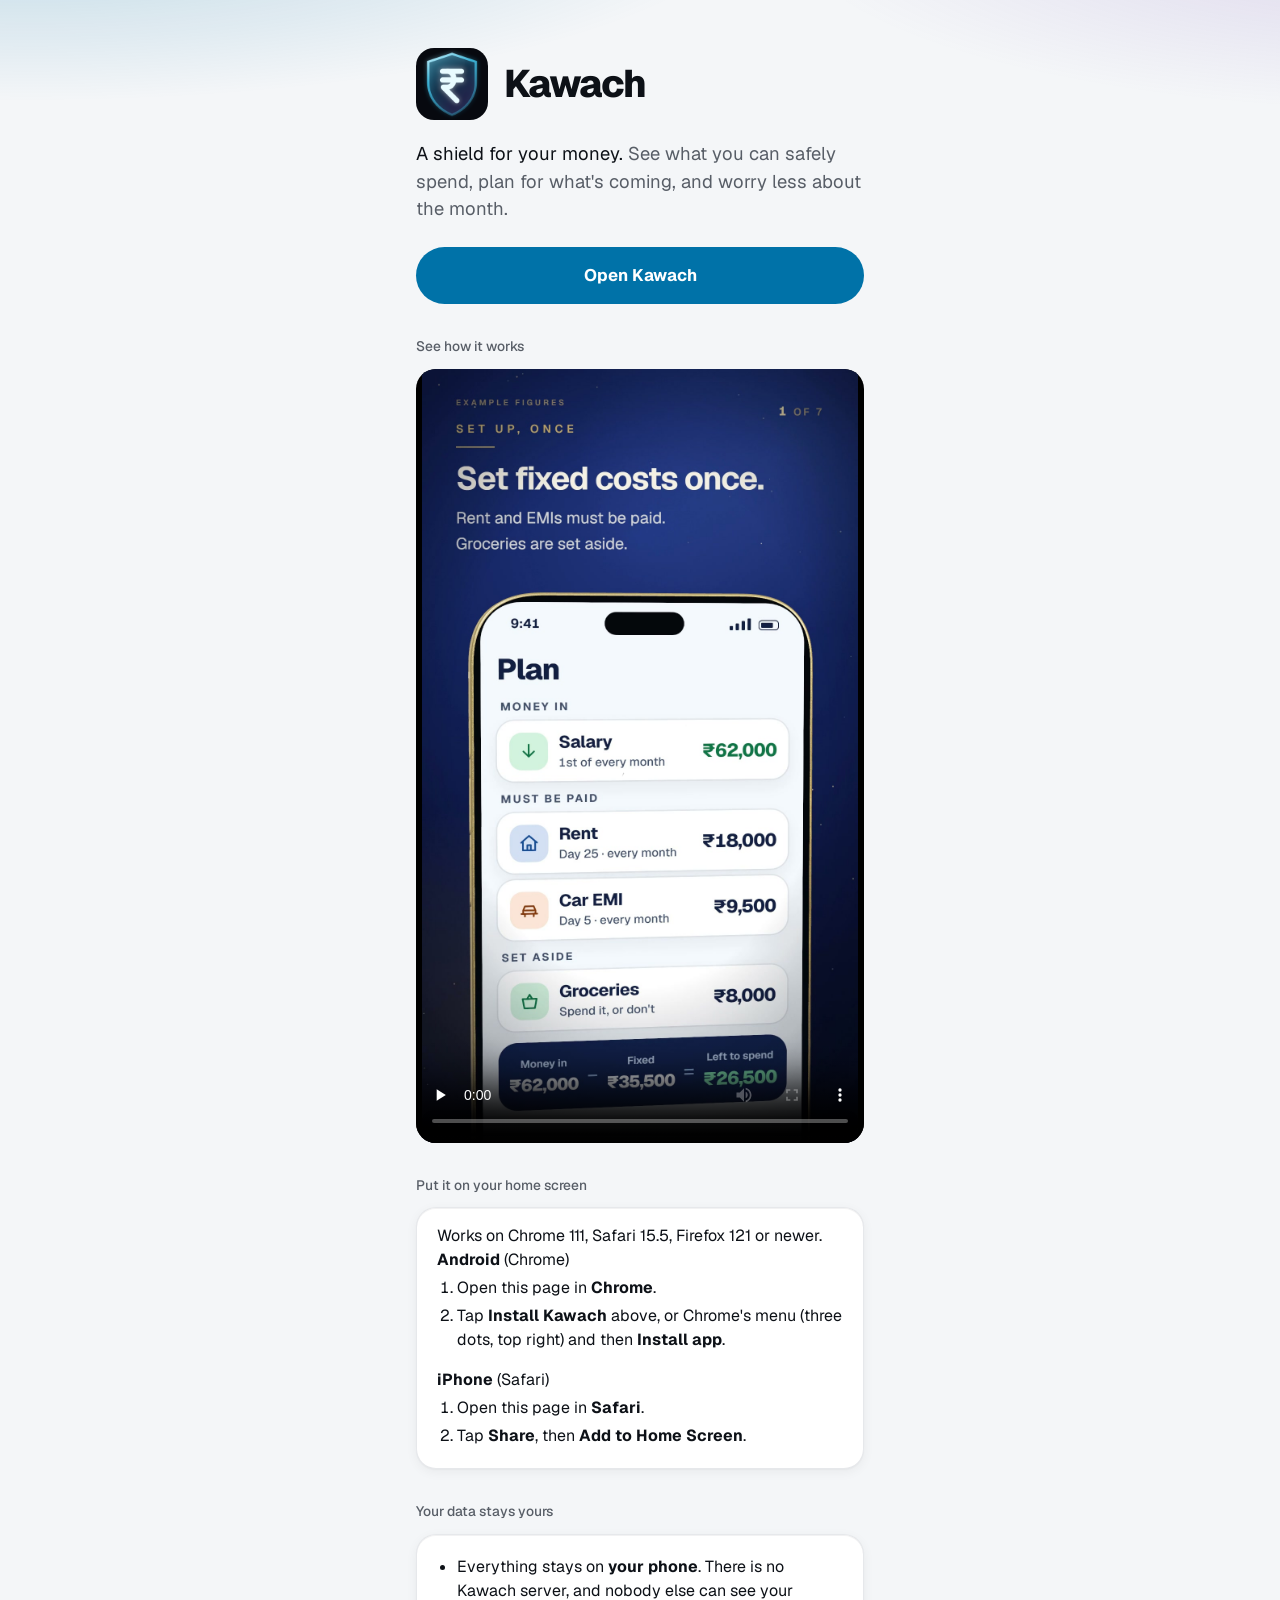
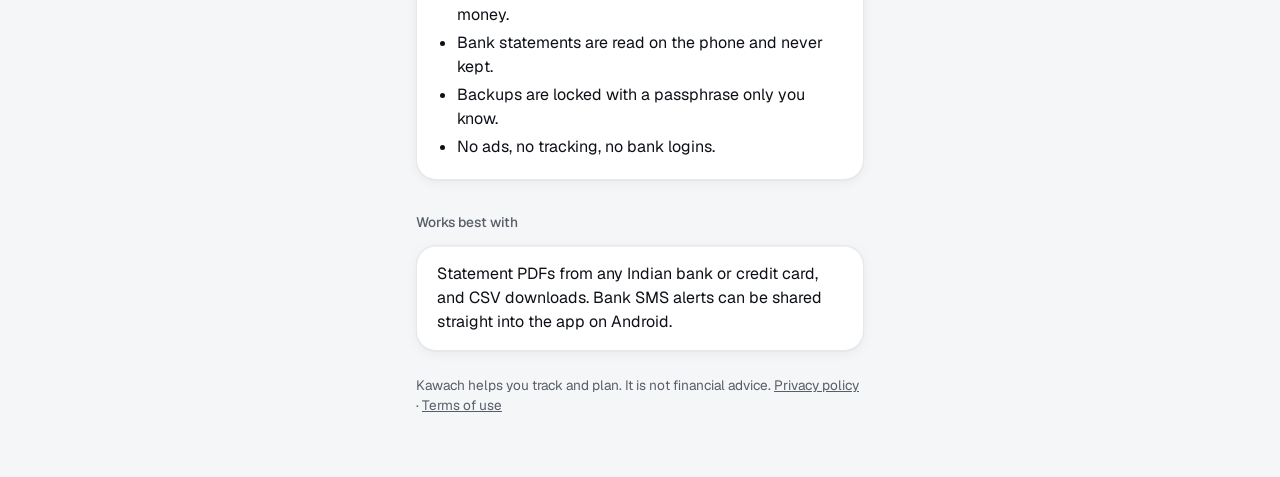
<file: welcome.html>
<!doctype html>
<html lang="en">
<head>
<meta charset="utf-8">
  <!-- What the browser is allowed to do.
     Kawach's promise is that money data never leaves the phone, and this is
     what makes the browser enforce it rather than trusting the code to be
     careful: connect-src names the only four places anything may be sent,
     so even injected script could not post a statement anywhere else.
     form-action 'none' stops a planted form doing the same, and object-src
     kills plugins outright. There is no frame-ancestors: that one only works
     as an HTTP header, which GitHub Pages will not let us set, so a <meta>
     policy carrying it is ignored and warns. -->
  <meta http-equiv="Content-Security-Policy" content="
    default-src 'self';
    script-src 'self' 'unsafe-inline';
    style-src 'self' 'unsafe-inline';
    img-src 'self' data:;
    font-src 'self';
    worker-src 'self' blob:;
    connect-src 'self' https://api.github.com https://gist.githubusercontent.com https://www.googleapis.com;
    form-action 'none';
    base-uri 'self';
    object-src 'none';
  ">
<meta name="viewport" content="width=device-width, initial-scale=1, viewport-fit=cover">
<title>Kawach</title>
<meta name="description" content="A shield for your money. See what you can safely spend, plan for what's coming, and worry less. Your data stays on your phone.">
<meta name="theme-color" content="#07090f">
<!-- What a link to this page shows when it's pasted into WhatsApp or a message. -->
<meta property="og:type" content="website">
<meta property="og:url" content="https://getkawach.com/welcome.html">
<meta property="og:title" content="Kawach: a shield for your money">
<meta property="og:description" content="See what you can safely spend this month. Free, and your data stays on your phone.">
<meta property="og:image" content="https://getkawach.com/icons/og-image.png">
<meta property="og:image:width" content="1200">
<meta property="og:image:height" content="630">
<meta name="twitter:card" content="summary_large_image">
<link rel="manifest" href="./manifest.webmanifest">
<link rel="icon" href="./icons/kawach.svg" type="image/svg+xml">
<link rel="apple-touch-icon" href="./icons/kawach-touch-icon.png">
<link rel="preload" href="./fonts/Geist-Variable.woff2" as="font" type="font/woff2" crossorigin>
<link rel="stylesheet" href="./css/tokens.css">
<!-- The page you share to invite someone: what Kawach is, how to install it,
     and what happens to their data. It installs the same app as the root
     page, so the Install button here puts Kawach on their home screen. -->
<style>
  * { box-sizing: border-box; }
  body {
    margin: 0;
    position: relative;
    background: var(--bg);
    color: var(--text);
    font-family: var(--font-body);
    line-height: 1.5;
    -webkit-font-smoothing: antialiased;
    overflow-x: clip;
  }
  /* The same single light source the app has, from the same two colours. */
  body::before {
    content: "";
    position: fixed;
    inset: -10% -20% auto -20%;
    height: 46vh;
    background:
      radial-gradient(58% 66% at 16% 0%, color-mix(in oklch, var(--accent) 24%, transparent), transparent 70%),
      radial-gradient(50% 62% at 94% 4%, color-mix(in oklch, var(--violet) 19%, transparent), transparent 72%);
    pointer-events: none;
    z-index: 0;
  }
  main { position: relative; z-index: 1; }
  main {
    max-width: 480px;
    margin: 0 auto;
    padding: var(--space-2xl) var(--space-sm) var(--space-2xl);
  }
  .brand { display: flex; align-items: center; gap: var(--space-sm); }
  .brand img { width: 72px; height: 72px; border-radius: 18px; }
  h1 {
    margin: 0;
    font-family: var(--font-display);
    font-size: 2.4rem;
    font-weight: 800;
    letter-spacing: -0.04em;
  }
  .lead { font-size: var(--text-fig); margin: var(--space-md) 0 var(--space-lg); color: var(--text); }
  .lead span { color: var(--text-muted); }
  button, .open {
    display: block;
    width: 100%;
    padding: var(--space-sm);
    border: 0;
    border-radius: var(--radius-pill);
    background: var(--accent);
    color: var(--accent-ink);
    font: inherit;
    font-weight: 700;
    font-size: var(--text-fig-sm);
    min-height: var(--control-lg);
    text-align: center;
    text-decoration: none;
    cursor: pointer;
  }
  .open.secondary { background: none; color: var(--text); border: 1px solid var(--border-hi); margin-top: var(--space-xs); }
  h2 { font-size: var(--text-label); margin: var(--space-xl) 0 var(--space-xs); color: var(--text-muted); font-weight: var(--weight-label); }
  /* The same level-2 surface the app uses: one tone up, a hairline you can
     just see, one pixel of light along the top. Not an outlined box. */
  .card {
    background: var(--surface);
    border: 1px solid color-mix(in oklch, var(--border) 60%, transparent);
    border-radius: var(--radius-lg);
    padding: var(--space-sm) var(--space-md);
    box-shadow: inset 0 1px 0 0 var(--edge-lum), var(--shadow-card);
  }
  ol, ul { margin: 0; padding-left: var(--space-md); }
  li { margin: var(--space-3xs) 0; }
  li strong { color: var(--text); }
  .card p { margin: 0; }
  .tour { display: block; width: 100%; aspect-ratio: 9 / 16; max-height: 86vh; border-radius: var(--radius-lg); background: #000; }
  .small { font-size: 0.85rem; color: var(--text-muted); margin-top: var(--space-lg); }
  [hidden] { display: none !important; }
</style>
</head>
<body>
<main>
  <div class="brand">
    <img src="./icons/kawach-192.png" alt="" width="72" height="72">
    <h1>Kawach</h1>
  </div>
  <p class="lead">A shield for your money. <span>See what you can safely spend, plan for what's coming, and worry less about the month.</span></p>

  <button type="button" id="install" hidden>Install Kawach</button>
  <a class="open" id="open" href="./">Open Kawach</a>

  <h2 id="tour">See how it works</h2>
  <video class="tour" src="./media/kawach-tour.mp4" poster="./media/kawach-tour.jpg" controls playsinline preload="none" aria-label="Kawach in two minutes"></video>

  <h2>Put it on your home screen</h2>
  <div class="card">
    <p>Works on Chrome 111, Safari 15.5, Firefox 121 or newer.</p>
    <p><strong>Android</strong> (Chrome)</p>
    <ol>
      <li>Open this page in <strong>Chrome</strong>.</li>
      <li>Tap <strong>Install Kawach</strong> above, or Chrome's menu (three dots, top right) and then <strong>Install app</strong>.</li>
    </ol>
    <p style="margin-top: var(--space-sm)"><strong>iPhone</strong> (Safari)</p>
    <ol>
      <li>Open this page in <strong>Safari</strong>.</li>
      <li>Tap <strong>Share</strong>, then <strong>Add to Home Screen</strong>.</li>
    </ol>
  </div>

  <h2>Your data stays yours</h2>
  <div class="card">
    <ul>
      <li>Everything stays on <strong>your phone</strong>. There is no Kawach server, and nobody else can see your money.</li>
      <li>Bank statements are read on the phone and never kept.</li>
      <li>Backups are locked with a passphrase only you know.</li>
      <li>No ads, no tracking, no bank logins.</li>
    </ul>
  </div>

  <h2>Works best with</h2>
  <div class="card">
    <p>Statement PDFs from any Indian bank or credit card, and CSV downloads. Bank SMS alerts can be shared straight into the app on Android.</p>
  </div>

  <p class="small">Kawach helps you track and plan. It is not financial advice. <a href="./privacy.html" style="color: var(--text-muted)">Privacy policy</a> &middot; <a href="./terms.html" style="color: var(--text-muted)">Terms of use</a></p>
</main>
<script>
  // Installing needs the app's service worker running, the same one the app
  // itself uses.
  if ('serviceWorker' in navigator) navigator.serviceWorker.register('./sw.js').catch(() => {});

  const installBtn = document.getElementById('install');
  const openLink = document.getElementById('open');
  let offer = null;
  // Chrome says when the app can be installed; only then is the button shown.
  window.addEventListener('beforeinstallprompt', (e) => {
    e.preventDefault();
    offer = e;
    installBtn.hidden = false;
    openLink.classList.add('secondary');
  });
  installBtn.addEventListener('click', async () => {
    if (!offer) return;
    offer.prompt();
    await offer.userChoice;
    offer = null;
    installBtn.hidden = true;
    openLink.classList.remove('secondary');
  });
  window.addEventListener('appinstalled', () => {
    installBtn.hidden = true;
    openLink.classList.remove('secondary');
  });
</script>
</body>
</html>
</file>
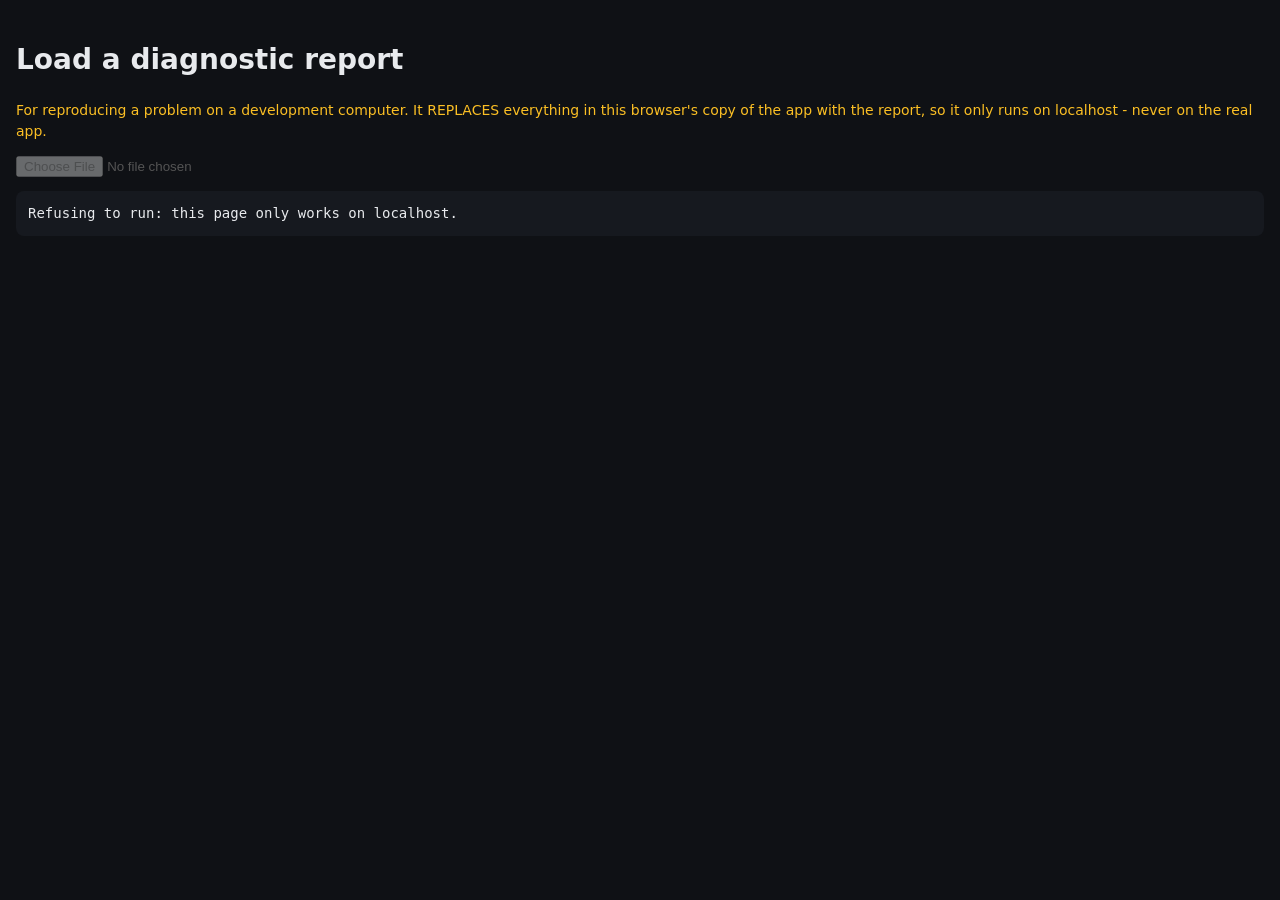
<file: tests/load-report.html>
<!doctype html>
<html lang="en">
<head>
<meta charset="utf-8">
<meta name="viewport" content="width=device-width, initial-scale=1">
<title>Load a diagnostic report</title>
<link rel="icon" href="data:,">
<style>
  body { font: 14px/1.5 system-ui, sans-serif; margin: 0; padding: 20px 16px; background: #0f1115; color: #e8eaed; }
  .warn { color: #fbbf24; }
  pre { white-space: pre-wrap; background: #16191f; padding: 12px; border-radius: 8px; }
</style>
</head>
<body>
<h1>Load a diagnostic report</h1>
<p class="warn">For reproducing a problem on a development computer. It REPLACES everything in this browser's copy of the app with the report, so it only runs on localhost - never on the real app.</p>
<input type="file" id="file" accept=".json,application/json">
<pre id="out"></pre>
<script type="module">
  import { openDB, put, forgetCachedReads } from '../js/db.js';
  import { computeFreeToSpend } from '../js/free-to-spend.js';

  const out = document.getElementById('out');
  const local = ['localhost', '127.0.0.1'].includes(location.hostname);
  if (!local) {
    out.textContent = 'Refusing to run: this page only works on localhost.';
    document.getElementById('file').disabled = true;
  }

  // Loads a report object (also callable from the console as loadReport(obj)).
  async function loadReport(report) {
    if (!local) throw new Error('localhost only');
    if (report.kind !== 'expense-tracker-diagnostic-report') throw new Error('Not a diagnostic report');
    const stores = ['accounts', 'transactions', 'categories', 'recurring', 'importBatches', 'settings', 'merchantRules', 'deletions', 'alertInbox'];
    const db = await openDB();
    await new Promise((resolve, reject) => {
      const tx = db.transaction(stores, 'readwrite');
      for (const s of stores) tx.objectStore(s).clear();
      tx.oncomplete = resolve;
      tx.onerror = () => reject(tx.error);
    });
    forgetCachedReads();
    for (const s of ['accounts', 'categories', 'importBatches', 'settings']) {
      for (const r of report[s] || []) await put(s, r, { stamp: false });
    }
    for (const r of report.recurring || []) await put('recurring', r, { stamp: false });
    for (const r of report.transactions || []) await put('transactions', r, { stamp: false });
    const [y, m, d] = report.today.split('-').map(Number);
    const f = await computeFreeToSpend(new Date(y, m - 1, d, 12));
    const now = { budget: f.limit, spent: f.spentThisCycle, left: f.free, bank: f.bank, bankAfterBills: f.bankAfterBills, level: f.level };
    return { reported: report.figures, recomputedForSameDay: now, appVersion: report.appVersion };
  }
  window.loadReport = loadReport;

  document.getElementById('file').addEventListener('change', async (e) => {
    const file = e.target.files[0];
    if (!file) return;
    try {
      const result = await loadReport(JSON.parse(await file.text()));
      out.textContent = `Loaded. Open the app on this computer to see it.\n\n${JSON.stringify(result, null, 2)}`;
    } catch (err) {
      out.textContent = `Couldn't load it: ${err.message}`;
    }
  });
</script>
</body>
</html>
</file>
<file: css/tokens.css>
/* Hallmark · design system: design.md · genre: modern-minimal · designed-as-app
 * Every colour, font, space, radius and easing the app uses. style.css refers
 * to these by name and never writes a raw value of its own; see design.md for
 * the rules they encode.
 */

/* Geist, shipped inside the app (fonts/, OFL licence alongside) so no screen
   ever fetches a font from anywhere: the app makes no third-party calls. One
   variable file carries every weight. */
@font-face {
  font-family: "Geist";
  src: url("../fonts/Geist-Variable.woff2") format("woff2");
  font-weight: 100 900;
  font-style: normal;
  font-display: swap;
}

:root {
  /* ---- Colour: dark first. Paper, ink, and meaning. ---- */
  /* A deep blue-black ground. Green used to be the whole interface, which
     made the app read as one colour; now the foundation is neutral so light
     means something wherever it appears. */
  --bg: oklch(14% 0.014 265);
  --bg-elevated: oklch(17.4% 0.016 265);
  --surface: oklch(19.6% 0.017 265);
  --surface-alt: oklch(23.4% 0.018 265);
  --surface-hi: oklch(27.2% 0.019 265);
  --text: oklch(96.6% 0.004 255);
  --text-muted: oklch(68% 0.016 258);
  --text-dim: oklch(65% 0.018 258);
  /* A divider has to be visible in both themes, not only in the light one:
     at 27.6% it measured 1.20 against a card, which reads as no line at all
     on a phone in daylight. */
  --border: oklch(30% 0.017 265);
  --border-hi: oklch(37% 0.022 265);
  /* The one pixel of light along the top of a raised surface. */
  --edge-lum: oklch(100% 0 0 / 0.07);

  /* What a surface does when you touch it, when it is chosen, and when it is
     not available. Defined in both themes, so a pressed row looks pressed
     whichever one you are in. */
  --surface-press: oklch(24% 0.018 265);
  --surface-selected: oklch(26% 0.05 232);
  --text-disabled: oklch(48% 0.014 258);

  /* Cyan is interaction: the main action, where you are, focus, and the line
     a chart draws. Not a mood - the colour of "this responds". */
  --accent: oklch(80% 0.128 222);
  --accent-ink: oklch(16% 0.03 235);
  --accent-soft: oklch(26% 0.05 232);
  --accent-line: oklch(42% 0.09 228);
  /* The second voice in a comparison - the flexible half of a budget, the
     second bar in a ranking. Never an action. */
  --violet: oklch(68% 0.148 295);
  --violet-soft: oklch(26% 0.055 295);
  /* Kawach's own green now says one thing: money in good standing - what is
     free, what is saved, a goal on track. Never chrome, never a border. */
  --emerald: oklch(72% 0.13 162);

  /* Meaning, never decoration: money in, money out, careful. */
  --in: oklch(83.2% 0.156 158);
  --out: oklch(73.2% 0.165 28);
  --warn: oklch(83.7% 0.164 84);

  /* Category chips: one colour per kind of spending (js/category-style.js),
     and eight more for categories you make yourself. */
  --cat-uncategorized: oklch(61.8% 0.026 165);
  --cat-food: oklch(75.3% 0.155 42);
  --cat-groceries: oklch(80% 0.182 152);
  --cat-transport: oklch(75.4% 0.139 233);
  --cat-bills: oklch(83.7% 0.164 84);
  --cat-home: oklch(70.9% 0.159 294);
  --cat-shopping: oklch(72.5% 0.175 350);
  --cat-fun: oklch(72.2% 0.177 306);
  --cat-health: oklch(77.3% 0.153 163);
  --cat-income: oklch(90.2% 0.191 122);
  --cat-transfer: oklch(71.1% 0.03 165);
  --cat-invest: oklch(79.7% 0.134 212);
  --cat-learning: oklch(71.4% 0.143 255);
  --cat-gifts: oklch(71.9% 0.169 13);
  --cat-none: oklch(55.4% 0.035 165);
  --cat-1: oklch(76.9% 0.165 70);
  --cat-2: oklch(60.6% 0.219 293);
  --cat-3: oklch(71.5% 0.126 215);
  --cat-4: oklch(65.6% 0.212 354);
  --cat-5: oklch(76.8% 0.204 131);
  --cat-6: oklch(64.5% 0.215 16);
  --cat-7: oklch(70.4% 0.123 183);
  --cat-8: oklch(62.7% 0.233 304);

  --chip-bg: var(--surface-alt);
  --scrim: oklch(0% 0 0 / 0.55);

  /* ---- Glass ----
     A surface is not a grey rectangle on black. It is a translucent pane
     with the room's light behind it: a fill you can see a little through, a
     gradient across it so it is lit from the top like everything else, and
     an edge that catches that light. Only the heroes blur what is behind
     them - a blurred pane costs real frames on a mid-range phone, and a long
     list of them would stutter while it scrolls. */
  --glass: color-mix(in srgb, var(--surface) 76%, transparent);
  --glass-hi: color-mix(in srgb, var(--surface-alt) 72%, transparent);
  --glass-sheen: linear-gradient(
    180deg,
    oklch(100% 0 0 / 0.035) 0%,
    oklch(100% 0 0 / 0.008) 38%,
    transparent 72%
  );
  --glass-edge: color-mix(in srgb, var(--border) 34%, transparent);
  --blur: 18px;

  /* ---- Glow ----
     Light around the few things that lead a screen: the figure that answers
     it, the line that explains the figure, the control you have chosen.
     Never a rim around every card - the moment everything glows, nothing
     is being pointed at. */
  --glow-cyan: 0 0 24px color-mix(in srgb, var(--accent) 26%, transparent);
  --glow-blue: 0 0 22px color-mix(in srgb, var(--accent) 18%, transparent);
  --glow-violet: 0 0 24px color-mix(in srgb, var(--violet) 22%, transparent);
  --glow-warm: 0 0 24px color-mix(in srgb, var(--warn) 20%, transparent);
  /* For a figure: light thrown by the text itself, not a box behind it. */
  --glow-text: 0 0 30px color-mix(in srgb, var(--accent) 16%, transparent);

  /* The warm field in the room. It is not the amber that means "this needs
     you": that one is a colour on a figure or a word, this one is light on
     the far wall, three per cent strong and nowhere near any text. */
  --amb-warm: oklch(72% 0.13 55);

  /* Depth, in three steps and nothing more: a card sits, a hero lifts, a
     sheet floats. Each is a soft shadow plus a one-pixel edge catching the
     light at the top - the way a real card looks, not a glow. */
  --edge: oklch(100% 0 0 / 0.06);
  --shadow-card: 0 1px 2px oklch(0% 0 0 / 0.28), 0 4px 16px oklch(0% 0 0 / 0.22);
  --shadow: 0 1px 2px oklch(0% 0 0 / 0.4), 0 8px 28px oklch(0% 0 0 / 0.35);
  --shadow-lift: 0 10px 34px oklch(0% 0 0 / 0.5);

  /* ---- Type: one family, Geist, set tight for figures. ---- */
  --font-display: "Geist", -apple-system, BlinkMacSystemFont, "Segoe UI", Roboto, sans-serif;
  --font-body: var(--font-display);
  --tracking-display: -0.025em;

  /* One scale for the whole app. Before this there were 38 different sizes
     in the stylesheet and no two screens agreed, which is most of what made
     Kawach read as six screens rather than one product. Nine steps, and a
     figure is always bigger and tighter than the label that names it. */
  --text-hero: clamp(3.4rem, 14vw, 4.2rem); /* the one answer on a screen */
  --text-display: 1.55rem; /* the screen's own title */
  --text-head: 1.25rem; /* a heading inside a screen */
  --text-fig-xl: 2.1rem; /* the one figure a review screen is about */
  --text-fig-lg: 1.45rem; /* the biggest figure inside a panel */
  --text-fig: 1.15rem; /* an ordinary money figure */
  --text-fig-sm: 1.05rem; /* a figure in a stat pair */
  --text-body: 0.95rem; /* sentences */
  --text-label: 0.86rem; /* the name of a thing */
  --text-meta: 0.8rem; /* the line under it */
  --text-micro: 0.72rem; /* the smallest label that still has to be read */

  /* Weight says what something is, not how loud it is. A figure is always
     650, a label always 500: the same meaning looks the same everywhere. */
  --weight-fig: 650;
  --weight-strong: 700;
  --weight-label: 500;
  --weight-body: 400;

  /* Figures are tracked tighter as they grow, the way a set figure reads. */
  --tracking-fig: -0.015em;
  --tracking-hero: -0.052em;

  /* ---- Controls: three heights, and one rule about touching them. ----
     A phone needs 44px under a finger whatever the thing looks like. A small
     pill may stay small; its hit area may not. */
  --control-lg: 48px; /* a full-width button */
  --control-md: 44px; /* a row, a select, a segmented control */
  --control-sm: 36px; /* a chip or pill, inside a 44px tap area */
  --tap: 44px;

  /* ---- Icons: three sizes, so a glyph never sets its own scale. ---- */
  --icon-lg: 1.5rem; /* the one icon a whole screen is about */
  --icon-md: 1.3rem; /* navigation, and an icon standing alone */
  --icon-sm: 1.15rem; /* an icon beside text */

  /* ---- Drawings: one line weight family for every chart. ---- */
  --chart-line: 2.25px; /* the line that carries the answer */
  --chart-pace: 2px; /* the comparison it is measured against */
  --chart-hair: 1px; /* a baseline or an axis */
  --chart-ring: 6px; /* a ring's track and its fill */

  /* ---- Space: a 4-point scale. Nothing is spaced by a raw value. ---- */
  --space-4xs: 0.125rem; /*  2px: hairline gaps only */
  --space-3xs: 0.25rem; /*  4px */
  --space-2xs: 0.5rem; /*  8px */
  --space-xs: 0.75rem; /* 12px */
  --space-sm: 1rem; /* 16px */
  --space-md: 1.25rem; /* 20px */
  --space-lg: 1.5rem; /* 24px */
  --space-xl: 2rem; /* 32px */
  --space-2xl: 3rem; /* 48px */

  /* ---- Shape ---- */
  --radius-xl: 24px;
  --radius-lg: 20px;
  --radius-md: 14px;
  --radius-sm: 11px;
  --radius-pill: 999px;

  /* ---- Motion: three easings, no springs on controls. ---- */
  --ease-out: cubic-bezier(0.16, 1, 0.3, 1);
  --ease-in: cubic-bezier(0.7, 0, 0.84, 0);
  --ease-in-out: cubic-bezier(0.65, 0, 0.35, 1);
  --dur-fast: 140ms;
  --dur: 220ms;
  --dur-slow: 480ms;
}

/* The light theme keeps the same bones: same contrast, same weight, just
   inverted. It is not a softer or quieter version of the app. */
@media (prefers-color-scheme: light) {
  :root:not([data-theme="dark"]) {
    --bg: oklch(97.2% 0.004 255);
    --bg-elevated: oklch(100% 0 0);
    --surface: oklch(100% 0 0);
    --surface-alt: oklch(95.6% 0.005 255);
    --surface-hi: oklch(93% 0.007 255);
    --text: oklch(17.5% 0.014 262);
    --text-muted: oklch(48% 0.016 258);
    /* Dim, but still readable: it carries the small labels. */
    --text-dim: oklch(52% 0.016 258);
    /* Same reasoning as the dark theme: a divider must be seen. */
    --border: oklch(88.5% 0.007 255);
    --border-hi: oklch(83% 0.011 255);
    /* Paper cannot catch a white highlight; its edge is a faint shadow. */
    --edge-lum: oklch(17.5% 0.014 262 / 0.05);

    --surface-press: oklch(96% 0.005 255);
    --surface-selected: oklch(95% 0.035 232);
    --text-disabled: oklch(65% 0.014 258);

    --accent: oklch(52% 0.13 235);
    --accent-ink: oklch(100% 0 0);
    --accent-soft: oklch(95% 0.035 232);
    --accent-line: oklch(86% 0.07 230);
    --emerald: oklch(50% 0.11 162);
    --violet: oklch(50% 0.17 295);
    --violet-soft: oklch(95% 0.03 295);

    /* Measured on the paper: 3.78, 4.17 and 4.06 before this. Same colours,
       darker, so a figure reads as well on the paper as on a card. */
    --in: oklch(53% 0.13 159);
    --out: oklch(56.9% 0.19 31);
    --warn: oklch(55.4% 0.125 69);

    /* Category colours are chosen against black. On white the same colours
       measured between 1.29 and 2.72, so the light theme keeps each hue and
       darkens it: every one now clears 4.5 on a card and on the paper. */
    --cat-uncategorized: oklch(54.4% 0.026 165);
    --cat-food: oklch(56.3% 0.155 42);
    --cat-groceries: oklch(51.7% 0.182 152);
    --cat-transport: oklch(53.3% 0.139 233);
    --cat-bills: oklch(54.9% 0.164 84);
    --cat-home: oklch(56.2% 0.159 294);
    --cat-shopping: oklch(57% 0.175 350);
    --cat-fun: oklch(56.7% 0.177 306);
    --cat-health: oklch(51.7% 0.153 163);
    --cat-income: oklch(53.4% 0.191 122);
    --cat-transfer: oklch(54.3% 0.03 165);
    --cat-invest: oklch(52.1% 0.134 212);
    --cat-learning: oklch(54.9% 0.143 255);
    --cat-gifts: oklch(56.9% 0.169 13);
    --cat-none: oklch(54.3% 0.035 165);
    --cat-1: oklch(55.4% 0.165 70);
    --cat-2: oklch(57.1% 0.219 293);
    --cat-3: oklch(52.5% 0.126 215);
    --cat-4: oklch(57.5% 0.212 354);
    --cat-5: oklch(53% 0.204 131);
    --cat-6: oklch(57.4% 0.215 16);
    --cat-7: oklch(52.2% 0.123 183);
    --cat-8: oklch(57.6% 0.233 304);

    /* On paper the pane is still a pane, but light passes the other way:
       the fill is nearly opaque white and the sheen is a faint shadow from
       above rather than a highlight. Glow is almost nothing - a lit edge on
       white reads as a smudge - so hierarchy in daylight is carried by
       weight and space, which is how paper has always done it. */
    --glass: color-mix(in srgb, var(--surface) 92%, transparent);
    --glass-hi: color-mix(in srgb, var(--surface-alt) 90%, transparent);
    --glass-sheen: linear-gradient(
      180deg,
      oklch(100% 0 0 / 0.9) 0%,
      oklch(100% 0 0 / 0.35) 40%,
      transparent 75%
    );
    --glass-edge: color-mix(in srgb, var(--border) 62%, transparent);

    --glow-cyan: 0 0 18px color-mix(in srgb, var(--accent) 12%, transparent);
    --glow-blue: 0 0 16px color-mix(in srgb, var(--accent) 9%, transparent);
    --glow-violet: 0 0 18px color-mix(in srgb, var(--violet) 10%, transparent);
    --glow-warm: 0 0 18px color-mix(in srgb, var(--warn) 10%, transparent);
    --glow-text: none;

    --amb-warm: oklch(72% 0.13 55);

    --scrim: oklch(16.8% 0.007 258 / 0.45);
    /* On paper the light comes from above too, but a white card cannot catch
       a white highlight: the edge is a faint shadow instead. */
    --edge: oklch(16.8% 0.007 258 / 0.04);
    --shadow-card: 0 1px 2px oklch(16.8% 0.007 258 / 0.04), 0 3px 12px oklch(16.8% 0.007 258 / 0.05);
    --shadow: 0 1px 2px oklch(16.8% 0.007 258 / 0.05), 0 6px 20px oklch(16.8% 0.007 258 / 0.06);
    --shadow-lift: 0 10px 30px oklch(16.8% 0.007 258 / 0.12);
  }
}
/* generated from the block above by tools/theme; do not edit by hand */
:root[data-theme="light"] {
    --bg: oklch(97.2% 0.004 255);
    --bg-elevated: oklch(100% 0 0);
    --surface: oklch(100% 0 0);
    --surface-alt: oklch(95.6% 0.005 255);
    --surface-hi: oklch(93% 0.007 255);
    --text: oklch(17.5% 0.014 262);
    --text-muted: oklch(48% 0.016 258);
    /* Dim, but still readable: it carries the small labels. */
    --text-dim: oklch(52% 0.016 258);
    /* Same reasoning as the dark theme: a divider must be seen. */
    --border: oklch(88.5% 0.007 255);
    --border-hi: oklch(83% 0.011 255);
    /* Paper cannot catch a white highlight; its edge is a faint shadow. */
    --edge-lum: oklch(17.5% 0.014 262 / 0.05);

    --surface-press: oklch(96% 0.005 255);
    --surface-selected: oklch(95% 0.035 232);
    --text-disabled: oklch(65% 0.014 258);

    --accent: oklch(52% 0.13 235);
    --accent-ink: oklch(100% 0 0);
    --accent-soft: oklch(95% 0.035 232);
    --accent-line: oklch(86% 0.07 230);
    --emerald: oklch(50% 0.11 162);
    --violet: oklch(50% 0.17 295);
    --violet-soft: oklch(95% 0.03 295);

    /* Measured on the paper: 3.78, 4.17 and 4.06 before this. Same colours,
       darker, so a figure reads as well on the paper as on a card. */
    --in: oklch(53% 0.13 159);
    --out: oklch(56.9% 0.19 31);
    --warn: oklch(55.4% 0.125 69);

    /* Category colours are chosen against black. On white the same colours
       measured between 1.29 and 2.72, so the light theme keeps each hue and
       darkens it: every one now clears 4.5 on a card and on the paper. */
    --cat-uncategorized: oklch(54.4% 0.026 165);
    --cat-food: oklch(56.3% 0.155 42);
    --cat-groceries: oklch(51.7% 0.182 152);
    --cat-transport: oklch(53.3% 0.139 233);
    --cat-bills: oklch(54.9% 0.164 84);
    --cat-home: oklch(56.2% 0.159 294);
    --cat-shopping: oklch(57% 0.175 350);
    --cat-fun: oklch(56.7% 0.177 306);
    --cat-health: oklch(51.7% 0.153 163);
    --cat-income: oklch(53.4% 0.191 122);
    --cat-transfer: oklch(54.3% 0.03 165);
    --cat-invest: oklch(52.1% 0.134 212);
    --cat-learning: oklch(54.9% 0.143 255);
    --cat-gifts: oklch(56.9% 0.169 13);
    --cat-none: oklch(54.3% 0.035 165);
    --cat-1: oklch(55.4% 0.165 70);
    --cat-2: oklch(57.1% 0.219 293);
    --cat-3: oklch(52.5% 0.126 215);
    --cat-4: oklch(57.5% 0.212 354);
    --cat-5: oklch(53% 0.204 131);
    --cat-6: oklch(57.4% 0.215 16);
    --cat-7: oklch(52.2% 0.123 183);
    --cat-8: oklch(57.6% 0.233 304);

    /* On paper the pane is still a pane, but light passes the other way:
       the fill is nearly opaque white and the sheen is a faint shadow from
       above rather than a highlight. Glow is almost nothing - a lit edge on
       white reads as a smudge - so hierarchy in daylight is carried by
       weight and space, which is how paper has always done it. */
    --glass: color-mix(in srgb, var(--surface) 92%, transparent);
    --glass-hi: color-mix(in srgb, var(--surface-alt) 90%, transparent);
    --glass-sheen: linear-gradient(
      180deg,
      oklch(100% 0 0 / 0.9) 0%,
      oklch(100% 0 0 / 0.35) 40%,
      transparent 75%
    );
    --glass-edge: color-mix(in srgb, var(--border) 62%, transparent);

    --glow-cyan: 0 0 18px color-mix(in srgb, var(--accent) 12%, transparent);
    --glow-blue: 0 0 16px color-mix(in srgb, var(--accent) 9%, transparent);
    --glow-violet: 0 0 18px color-mix(in srgb, var(--violet) 10%, transparent);
    --glow-warm: 0 0 18px color-mix(in srgb, var(--warn) 10%, transparent);
    --glow-text: none;

    --amb-warm: oklch(72% 0.13 55);

    --scrim: oklch(16.8% 0.007 258 / 0.45);
    /* On paper the light comes from above too, but a white card cannot catch
       a white highlight: the edge is a faint shadow instead. */
    --edge: oklch(16.8% 0.007 258 / 0.04);
    --shadow-card: 0 1px 2px oklch(16.8% 0.007 258 / 0.04), 0 3px 12px oklch(16.8% 0.007 258 / 0.05);
    --shadow: 0 1px 2px oklch(16.8% 0.007 258 / 0.05), 0 6px 20px oklch(16.8% 0.007 258 / 0.06);
    --shadow-lift: 0 10px 30px oklch(16.8% 0.007 258 / 0.12);
  }
</file>
<file: css/style.css>
/* Hallmark · genre: modern-minimal · macrostructure: Stat-Led (Summary, Plan, Coach) + Index-First (Accounts, History, Categories) · design-system: design.md · designed-as-app */
/* Hallmark · pre-emit critique: P4 H4 E3 S4 R4 V3 · slop test: fixed gradients (2), layout transitions (14), overflow clip (34), disabled inputs (26), dim-text contrast (40), raw radii (48), long figures (51); landing-page gates n/a */

/* ==========================================================================
   The app's look: dark-first, big numbers, plain surfaces, one lime accent.
   Colour carries meaning (money in / money out / careful), never decoration.
   Every colour, font, space, radius and easing comes from css/tokens.css by
   name; this file never writes a raw one. The rules are in design.md.
   ========================================================================== */

* {
  box-sizing: border-box;
}

/* clip, not hidden: nothing can push the page sideways on a phone, and unlike
   hidden it doesn't turn the page into a scroll box that breaks sticky bars. */
html, body {
  min-height: 100%;
  overflow-x: clip;
}

/* Reserve the scrollbar's width at all times. Without this, moving from a long
   screen to a short one removes the scrollbar and every element jumps sideways
   by its width. */
html {
  scrollbar-gutter: stable;
}

/* Several components set an explicit `display`, which beats the `hidden`
   attribute's user-agent `display: none`. Without this, anything toggled
   with `hidden` (the custom date range, status messages) stays visible. */
[hidden] {
  display: none !important;
}

/* Nothing on screen is text to take away.
 *
 * Long-pressing a figure or a label brought up Copy / Select all / Web
 * search / Share and, on Android, a dictionary card over the bottom of the
 * screen - and the blue selection handles landed on top of the very numbers
 * they were covering. None of it is text anyone wants to copy: it is the app
 * talking. What you type into is a different matter and stays selectable, so
 * a passphrase, an amount or a description can still be corrected, cut and
 * pasted as normal. */
body {
  -webkit-user-select: none;
  user-select: none;
  -webkit-touch-callout: none;
}
input,
textarea,
select,
[contenteditable] {
  -webkit-user-select: text;
  user-select: text;
  -webkit-touch-callout: default;
}

body {
  margin: 0;
  font-family: var(--font-body);
  background: var(--bg);
  color: var(--text);
  line-height: 1.45;
  /* --nav-height is measured from the real nav at runtime (app.js) because a
     hardcoded guess is wrong the moment the system font scale changes, and
     the bottom nav then covers the last rows of every screen. */
  padding-bottom: calc(var(--nav-height, 84px) + var(--space-lg));
  -webkit-font-smoothing: antialiased;
  -webkit-tap-highlight-color: transparent;
}

/* Money should line up in columns and never jitter as digits change. */
.num, .txn-amount, .hero-amount, .totals-row span:last-child, .amounts,
.budget-nums, .recap-stat-value {
  font-variant-numeric: tabular-nums;
  font-feature-settings: "tnum" 1;
}

button {
  cursor: pointer;
  -webkit-tap-highlight-color: transparent;
}

button:active {
  transform: scale(0.985);
}

/* ---------- Chrome ---------- */

.app-header {
  padding: max(var(--space-md), env(safe-area-inset-top)) var(--space-md) var(--space-xs);
  background: var(--bg);
  display: flex;
  align-items: center;
  justify-content: space-between;
  gap: var(--space-xs);
  position: sticky;
  top: 0;
  z-index: 10;
}

.app-header h1 {
  margin: 0;
  flex: 1;
  min-width: 0;
  font-size: var(--text-display);
  font-weight: 800;
  letter-spacing: -0.03em;
}

/* Only visible when sync is mid-flight or has failed - a permanent green tick
   would be noise, but a silent failure would be a lie. */
.sync-indicator .icon {
  width: 16px;
  height: 16px;
}

.sync-indicator {
  flex-shrink: 0;
  width: 26px;
  height: 26px;
  border-radius: var(--radius-pill);
  display: inline-flex;
  align-items: center;
  justify-content: center;
  font-size: var(--text-meta);
  font-weight: 800;
}

.sync-indicator.syncing {
  color: var(--text-dim);
  animation: sync-turn 1.1s linear infinite;
}

.sync-indicator.error {
  background: var(--out);
  color: var(--bg);
  cursor: pointer;
}

@keyframes spin {
  to { transform: rotate(360deg); }
}

.sync-indicator.ok { color: var(--in, #3ddc97); animation: sync-ok 300ms cubic-bezier(0.16, 1, 0.3, 1) both; }
@keyframes sync-ok { from { opacity: 0; transform: scale(0.8); } }
.toast--action { pointer-events: auto; }
.toast__action { margin-left: 12px; padding: 0; border: 0; background: none; color: inherit; font: inherit; font-weight: 800; text-decoration: underline; text-underline-offset: 3px; cursor: pointer; }

/* The sync icon's arrows chase each other anticlockwise, so that is the way it turns. */
@keyframes sync-turn {
  to { transform: rotate(-360deg); }
}

@media (prefers-reduced-motion: reduce) {
  .sync-indicator.syncing { animation: none; }
}

/* Numbered setup instructions, for the one screen where the user has to go
   and do something on another website. */
.setup-steps {
  margin: 0 0 var(--space-sm);
  padding-left: var(--space-md);
  font-size: var(--text-label);
  line-height: 1.6;
  color: var(--text-muted);
}

.setup-steps li {
  margin-bottom: var(--space-2xs);
}

.setup-steps strong {
  color: var(--text);
}

.setup-help summary {
  color: var(--text-muted);
  font-size: var(--text-label);
  font-weight: 600;
  cursor: pointer;
  margin-bottom: var(--space-xs);
}

/* First-run setup */
.setup {
  padding-top: var(--space-2xs);
}

.setup-progress {
  margin: 0 0 var(--space-2xs);
  font-size: var(--text-label);
  font-weight: 600;
  color: var(--text-muted);
}

.setup-title {
  margin: 0 0 var(--space-2xs);
  font-size: var(--text-display);
  line-height: 1.2;
}

.setup-lead {
  margin: 0 0 var(--space-md);
  color: var(--text-muted);
  line-height: 1.5;
}

.setup-points {
  list-style: none;
  margin: 0 0 var(--space-sm);
  padding: 0;
  display: grid;
  gap: var(--space-xs);
  line-height: 1.45;
}

.setup-note {
  margin: 0 0 var(--space-md);
  font-size: var(--text-meta);
  color: var(--text-dim);
}

.setup-skip {
  margin-top: var(--space-xs);
}

.setup-nav {
  display: flex;
  justify-content: space-between;
  align-items: center;
  gap: var(--space-xs);
  margin-top: var(--space-md);
}

.setup-nav .btn-primary {
  flex: 1;
}

.setup-actions {
  display: grid;
  gap: var(--space-xs);
}

.data-safety .totals-row span:last-child {
  font-weight: 600;
}

code {
  font-size: var(--text-meta);
  background: var(--surface-alt);
  border-radius: 5px;
  padding: var(--space-4xs) var(--space-3xs);
  word-break: break-all;
}

.header-btn {
  border: 1px solid var(--border);
  background: var(--surface);
  color: var(--text-muted);
  font-size: 1rem;
  line-height: 1;
  width: 44px;
  height: 44px;
  border-radius: var(--radius-pill);
  flex-shrink: 0;
}

/* One gap under the header on every tab. The six screens had drifted to
   0, 8, 8, 16, 16 and 0px, each set by whatever its first element happened
   to be, and a different jump on every tab change is felt even when it
   cannot be named. The padding is here; a screen's first child starts
   flush against it. */
.view-container {
  padding: var(--space-sm) var(--space-sm) var(--space-xl);
  max-width: 520px;
  margin: 0 auto;
  /* Stops a short screen (Add, Import) collapsing the page height so far that
     the layout visibly snaps when you arrive from a long one. */
  min-height: 70vh;
}

/* A screen arrives whole and at once (app.js builds it out of sight first).
   It used to fade in from nothing, which on top of the old empty-then-fill
   read as a blink on every tab. .view-enter now only fills the bars. */

.bottom-nav {
  position: fixed;
  bottom: 0;
  left: 0;
  right: 0;
  display: flex;
  /* Opaque. It used to be 92% over a blur, which reads as frosted glass on
     a still screen but lets a figure scroll up behind it and sit there
     legible through the labels. A number half readable under "Accounts" is
     just a mess - and the one place it matters most is the last row of a
     list. */
  background: var(--bg-elevated);
  border-top: 1px solid var(--border);
  padding: var(--space-2xs) env(safe-area-inset-right) env(safe-area-inset-bottom) env(safe-area-inset-left);
  z-index: 30;
}

.nav-btn {
  flex: 1;
  /* Six labels have to fit 320px. Without this the buttons refuse to shrink
     below their own text and the last one is cut in half. */
  min-width: 0;
  display: flex;
  flex-direction: column;
  align-items: center;
  gap: var(--space-3xs);
  padding: var(--space-2xs) 0 var(--space-2xs);
  margin: var(--space-3xs) var(--space-3xs);
  border: none;
  border-radius: var(--radius-md);
  background: none;
  color: var(--text-dim);
  font-size: var(--text-micro);
  font-weight: 600;
  font-family: inherit;
  letter-spacing: -0.01em;
  transition: background-color var(--dur-fast) var(--ease-out), color var(--dur-fast) var(--ease-out);
}

.nav-btn.active {
  color: var(--accent-text);
  background: var(--accent-soft);
}

/* The app's line icons (js/icons.js) are sized by the text around them: one
   inside a sentence sits on the line like a word; the tab bar's are larger. */
.icon {
  width: 1.1em;
  height: 1.1em;
  vertical-align: -0.18em;
  flex-shrink: 0;
}

/* The label never wraps, and ellipsis is the last resort rather than the
   normal state - see the nav sizing rule below. */
.nav-btn > span:not(.nav-icon) {
  max-width: 100%;
  overflow: hidden;
  text-overflow: ellipsis;
  white-space: nowrap;
  /* Bounded so the largest text setting cannot grow six labels past the
     width of the phone. At 320px this settles at about 11.5px, where the
     six of them need 282px of the 320 and all read in full. */
  font-size: min(var(--text-micro), 3.6vw);
}

/* Six equal buttons do not fit a 320px phone at the largest text: every one
   gets 43px while "Accounts" needs 51px and "Add" needs 22px, so the long
   labels are cut and the short ones waste the room. The six together need
   282px of the 320, so the space was only ever distributed wrongly. Sizing
   to content on a narrow screen gives each label what it actually needs;
   wider screens keep the even spacing. */
@media (max-width: 400px) {
  .nav-btn { flex: 1 1 auto; }
}

.nav-icon {
  font-size: var(--icon-md);
  line-height: 1;
  display: inline-flex;
}

.nav-icon .icon {
  vertical-align: 0;
}

.header-btn .icon {
  font-size: var(--icon-sm);
  vertical-align: -0.2em;
}

/* ---------- Hero: the one number that matters ---------- */

.hero {
  /* THE PRIMARY OBJECT, on every screen that has one. The only translucent
     surface in Kawach, with one pixel of light along its top edge and a
     single soft pool of light behind the figure. Not a glow: a light source.
     Summary had this to itself while it was being worked out; Plan, Accounts
     and Coach now read as the same product. */
  position: relative;
  overflow: hidden;
  background: var(--glass);
  -webkit-backdrop-filter: blur(var(--blur));
  backdrop-filter: blur(var(--blur));
  border: 1px solid var(--glass-edge);
  border-radius: var(--radius-xl);
  padding: var(--space-lg) var(--space-md) var(--space-md);
  margin: var(--space-2xs) 0 var(--space-md);
  box-shadow: inset 0 1px 0 0 var(--edge-lum), var(--shadow), var(--glow-blue);
}

/* The sheen: the pane is lit from above like everything else in the room.
   It sits under the content and over the fill, and it is the difference
   between a piece of glass and a grey rectangle. */
.hero::after {
  content: "";
  position: absolute;
  inset: 0;
  background: var(--glass-sheen);
  pointer-events: none;
}

/* Over budget the figure and the sentence go red. The warning is in the
   words and the number, where it belongs, not drawn as a box around
   everything. */

/* Labels are quiet sentence-case text, not tracked capitals: an uppercase
   label above every section is the most recognisable generated-UI tell. */
.hero-label {
  font-size: var(--text-meta);
  font-weight: 500;
  letter-spacing: 0.005em;
  color: var(--text-muted);
  margin: 0 0 var(--space-3xs);
}

.hero-amount {
  /* The answer, at a size nothing else on the screen comes near. */
  font-size: var(--text-hero);
  font-weight: 800;
  letter-spacing: var(--tracking-hero);
  line-height: 0.94;
  margin: var(--space-2xs) 0 var(--space-3xs);
  overflow-wrap: anywhere;
}

.hero-amount.negative {
  color: var(--out);
}

.hero-sub {
  margin: var(--space-xs) 0 0;
  font-size: var(--text-label);
  color: var(--text-muted);
}

.hero-meter {
  height: 8px;
  border-radius: var(--radius-pill);
  background: var(--surface-hi);
  overflow: hidden;
  margin: var(--space-sm) 0 var(--space-sm);
  display: flex;
}

.hero-meter-fill {
  background: var(--accent);
  border-radius: var(--radius-pill);
}

.hero-meter-fill.over {
  background: var(--out);
}

.hero-meter-fill.warn {
  background: var(--warn);
}

/* The spending hero's border turns amber, then red, as the limit gets close. */
.hero.level-warning {
  border-color: color-mix(in srgb, var(--warn) 55%, var(--border-hi));
}

.hero.level-critical,
.hero.level-over {
  border-color: color-mix(in srgb, var(--out) 60%, var(--border-hi));
}

/* ---------- Forms ---------- */

.field {
  display: flex;
  flex-direction: column;
  gap: var(--space-2xs);
  margin-bottom: var(--space-sm);
}

.field span {
  font-size: var(--text-meta);
  color: var(--text-muted);
  font-weight: 600;
  letter-spacing: 0.01em;
}

input[type="text"],
input[type="number"],
input[type="date"],
input[type="password"],
/* 16px exactly on anything you type into: below that, iOS zooms the page
   when the field takes focus, and the person loses their place. This is
   the one place a raw size is right. */
input[type="file"],
input[type="search"],
select,
textarea {
  font-size: 1rem;
  padding: var(--space-xs) var(--space-sm);
  border: 1px solid var(--border-hi);
  border-radius: var(--radius-md);
  background: var(--bg-elevated);
  color: var(--text);
  font-family: inherit;
  /* Inset, so a field reads as a place to put something into rather than
     another card sitting on the screen. */
  box-shadow: inset 0 1px 2px oklch(0% 0 0 / 0.12);
  transition: border-color var(--dur-fast) var(--ease-out), box-shadow var(--dur-fast) var(--ease-out);
}

input:focus-visible,
select:focus-visible,
textarea:focus-visible {
  border-color: var(--accent);
}

/* A passphrase box with its show button (js/password-field.js). */
.field span.pass-wrap {
  position: relative;
  display: block;
  font-size: inherit;
  font-weight: inherit;
  letter-spacing: normal;
  color: inherit;
}

.pass-wrap input {
  width: 100%;
  padding-right: var(--space-2xl);
}

.pass-eye {
  position: absolute;
  top: 0;
  right: 0;
  bottom: 0;
  width: var(--space-2xl);
  display: grid;
  place-items: center;
  border: 0;
  background: none;
  color: var(--text-muted);
}

input.invalid {
  border-color: var(--out);
}

input.invalid:focus {
  outline-color: var(--out);
}

.field-error-text {
  margin: calc(-1 * var(--space-2xs)) 0 var(--space-sm);
  color: var(--out);
  font-size: var(--text-meta);
  font-weight: 600;
}

/* A short note straight above a button shouldn't touch it. */
.muted-note + .btn-primary,
.muted-note + .btn-secondary {
  margin-top: var(--space-xs);
}

/* Buttons stacked on their own, not inside a card. */

input:focus, select:focus, button:focus-visible {
  outline: 2px solid var(--accent);
  outline-offset: 1px;
}

input:disabled, select:disabled, textarea:disabled {
  opacity: 0.5;
  cursor: not-allowed;
}

.add-form {
  padding-top: var(--space-sm);
}

/* The amount is the whole point of this screen, so it gets typed at a size
   you can read at arm's length rather than in a standard form field. */
.amount-input-wrap {
  display: flex;
  align-items: center;
  gap: var(--space-2xs);
  background: var(--surface);
  border: 1px solid var(--border-hi);
  border-radius: var(--radius-lg);
  padding: var(--space-xs) var(--space-sm);
}

.amount-input-wrap:focus-within {
  border-color: var(--accent);
}

.amount-prefix {
  font-size: var(--text-fig-lg);
  font-weight: 700;
  color: var(--text-dim);
}

.amount-input {
  flex: 1;
  min-width: 0;
  font-size: var(--text-display);
  font-weight: 800;
  letter-spacing: -0.03em;
  border: none !important;
  background: none !important;
  padding: var(--space-2xs) 0 !important;
  font-variant-numeric: tabular-nums;
}

.amount-input:focus {
  outline: none;
}

.direction-toggle {
  display: flex;
  gap: var(--space-2xs);
  margin-bottom: var(--space-sm);
}

.dir-btn {
  flex: 1;
  padding: var(--space-xs);
  border-radius: var(--radius-sm);
  border: 1px solid var(--border-hi);
  background: var(--surface);
  color: var(--text);
  font-size: var(--text-body);
  font-weight: 600;
  font-family: inherit;
  transition: background-color var(--dur-fast) var(--ease-out), color var(--dur-fast) var(--ease-out);
}

.dir-btn.active {
  background: var(--accent);
  border-color: var(--accent);
  color: var(--accent-ink);
}

.direction-toggle.small {
  gap: var(--space-3xs);
}

.direction-toggle.small .dir-btn {
  padding: var(--space-2xs) var(--space-xs);
  font-size: var(--text-micro);
}

.chip {
  padding: var(--space-2xs) var(--space-sm);
  border-radius: var(--radius-pill);
  border: 1px solid var(--border-hi);
  background: var(--chip-bg);
  color: var(--text);
  font-size: var(--text-label);
  font-weight: 600;
  font-family: inherit;
}

/* Button voice (design.md): the main action on a screen is one lime pill;
   anything else is an outlined pill or a text link. Labels stay on one line -
   a button whose words wrap reads as broken. Every button shows all its
   states: hover, focus, pressed, disabled, busy, failed, done. */
.btn-primary {
  width: 100%;
  padding: var(--space-sm);
  border: none;
  border-radius: var(--radius-pill);
  background: var(--accent);
  color: var(--accent-ink);
  font-size: 1rem;
  font-weight: 700;
  font-family: inherit;
  letter-spacing: -0.01em;
  white-space: nowrap;
  /* A highlight along the top edge and a shadow under it: the button reads
     as a raised thing rather than a coloured rectangle. */
  box-shadow: inset 0 1px 0 0 oklch(100% 0 0 / 0.22), 0 1px 2px oklch(0% 0 0 / 0.3), 0 6px 18px oklch(0% 0 0 / 0.16);
}

.btn-primary:active {
  box-shadow: inset 0 1px 0 0 oklch(100% 0 0 / 0.12), 0 1px 1px oklch(0% 0 0 / 0.3);
}

.btn-secondary {
  flex: 1;
  padding: var(--space-xs) var(--space-sm);
  border: 1px solid var(--border-hi);
  border-radius: var(--radius-pill);
  background: var(--surface);
  color: var(--text);
  font-size: var(--text-body);
  font-weight: 650;
  font-family: inherit;
  white-space: nowrap;
  box-shadow: inset 0 1px 0 0 var(--edge);
}

.btn-secondary:active,
.btn-tiny:active,
.chip:active,
.hist-chip:active,
.plan-chip:active {
  background: var(--surface-press);
}

@media (hover: hover) {
  .btn-primary:hover {
    background: color-mix(in oklch, var(--accent) 88%, var(--text));
  }
  .btn-secondary:hover {
    border-color: var(--text-muted);
  }
}

.btn-primary:disabled,
.btn-secondary:disabled {
  opacity: 0.45;
  cursor: not-allowed;
}

.btn-primary[data-state="busy"],
.btn-secondary[data-state="busy"] {
  opacity: 0.7;
  cursor: progress;
}

.btn-primary[data-state="failed"],
.btn-secondary[data-state="failed"] {
  background: var(--out);
  border-color: var(--out);
  color: var(--bg);
}

.btn-primary[data-state="done"],
.btn-secondary[data-state="done"] {
  background: var(--in);
  border-color: var(--in);
  color: var(--bg);
}

.btn-block {
  width: 100%;
}

/* A link that has to sit in a stack of buttons and look like one of them.
   An <a> is not a <button>: it needs the centring and the line height that
   button styling gives for free. */

.btn-tiny {
  padding: var(--space-2xs) var(--space-sm);
  border: 1px solid var(--border-hi);
  border-radius: var(--radius-pill);
  background: var(--surface-hi);
  color: var(--text);
  font-size: var(--text-meta);
  font-weight: 700;
  font-family: inherit;
  white-space: nowrap;
}

.btn-tiny.primary {
  background: var(--accent);
  border-color: var(--accent);
  color: var(--accent-ink);
}

.btn-tiny.danger {
  color: var(--out);
  border-color: color-mix(in srgb, var(--out) 40%, transparent);
  background: transparent;
  width: 100%;
  margin-top: var(--space-xs);
  padding: var(--space-xs);
}

.icon-btn {
  border: none;
  background: none;
  color: var(--text-muted);
  font-size: var(--text-meta);
  font-family: inherit;
  font-weight: 600;
  padding: var(--space-3xs);
}

.icon-btn.danger {
  color: var(--out);
}

.icon-btn:disabled {
  opacity: 0.3;
  cursor: default;
}

.status {
  text-align: center;
  color: var(--in);
  margin-top: var(--space-xs);
  font-size: var(--text-body);
  font-weight: 600;
}

.segmented {
  display: flex;
  gap: var(--space-3xs);
  margin: var(--space-sm) 0;
  background: var(--surface-alt);
  border-radius: var(--radius-md);
  padding: var(--space-3xs);
}

.seg-btn {
  flex: 1;
  padding: var(--space-xs) 0;
  border: none;
  border-radius: var(--radius-sm);
  background: none;
  color: var(--text-muted);
  font-size: var(--text-meta);
  font-weight: 600;
  font-family: inherit;
}

.seg-btn.active {
  background: var(--accent);
  color: var(--accent-ink);
  font-weight: 700;
}

.custom-range {
  display: flex;
  flex-wrap: wrap;
  gap: var(--space-xs);
  align-items: end;
  margin-bottom: var(--space-sm);
}

.custom-range label {
  display: flex;
  flex-direction: column;
  gap: var(--space-3xs);
  font-size: var(--text-meta);
  color: var(--text-muted);
  font-weight: 600;
}

/* The whole line is the label, so the tick box itself need not be big - but
   the line it sits on is as tall as a fingertip. */
.checkbox-row {
  min-height: var(--tap);
  display: flex;
  align-items: center;
  gap: var(--space-xs);
  margin-top: var(--space-xs);
  min-height: 44px;
  font-size: var(--text-label);
}

.checkbox-row input[type="checkbox"] {
  width: 20px;
  height: 20px;
  flex-shrink: 0;
}

.checkbox-row input {
  width: 20px;
  height: 20px;
  flex-shrink: 0;
  accent-color: var(--accent);
}

/* ---------- Cards & lists ---------- */

.totals-card {
  background: var(--surface);
  border: 1px solid var(--border);
  border-radius: var(--radius-lg);
  padding: var(--space-sm) var(--space-md);
  margin-bottom: var(--space-md);
  box-shadow: inset 0 1px 0 0 var(--edge), var(--shadow-card);
}

.totals-row {
  display: flex;
  justify-content: space-between;
  align-items: baseline;
  gap: var(--space-xs);
  padding: var(--space-xs) 0;
  font-size: var(--text-body);
  line-height: 1.45;
}

/* The payments making up the line above: indented, quiet, not a line of the
   sum itself. */
.totals-row.sub {
  padding-left: var(--space-sm);
  padding-top: var(--space-4xs);
  padding-bottom: var(--space-4xs);
}

.totals-row.net {
  border-top: 1px solid var(--border);
  margin-top: var(--space-2xs);
  padding-top: var(--space-xs);
  font-weight: 800;
  font-size: var(--text-fig);
  letter-spacing: -0.02em;
}

.in {
  color: var(--in);
}

.out {
  color: var(--out);
}

.muted {
  color: var(--text-muted);
  font-weight: 400;
}

.muted-note {
  color: var(--text-muted);
  font-size: var(--text-label);
  margin: var(--space-2xs) 0 0;
  line-height: 1.45;
}

h3 {
  font-size: var(--text-body);
  color: var(--text-muted);
  font-weight: 650;
  letter-spacing: -0.005em;
  margin: var(--space-lg) var(--space-3xs) var(--space-xs);
}

.group-subtitle {
  color: var(--text-muted);
  font-size: var(--text-meta);
  margin: calc(var(--space-3xs) * -1) var(--space-3xs) var(--space-xs);
  line-height: 1.45;
}

.breakdown-list,
.cat-list,
.cat-children {
  list-style: none;
  margin: 0;
  padding: 0;
}

.breakdown-list {
  background: var(--surface);
  border: 1px solid var(--border);
  border-radius: var(--radius-lg);
  padding: var(--space-4xs) var(--space-sm);
}

.breakdown-row {
  display: flex;
  justify-content: space-between;
  align-items: center;
  gap: var(--space-xs);
  padding: var(--space-xs) 0;
  border-bottom: 1px solid var(--border);
  font-size: var(--text-body);
}

.breakdown-row:last-child {
  border-bottom: none;
}

/* An account with no activity still gets a row, but shouldn't compete with
   the ones that actually spent money. */
.breakdown-idle {
  opacity: 0.55;
}

.breakdown-label {
  display: flex;
  align-items: center;
  gap: var(--space-xs);
  min-width: 0;
}

/* A category's colour dot and emoji, so the eye sorts the list before the
   brain reads it. */
.cat-chip {
  width: 30px;
  height: 30px;
  flex-shrink: 0;
  border-radius: var(--radius-sm);
  display: inline-flex;
  align-items: center;
  justify-content: center;
  font-size: var(--text-body);
  background: color-mix(in srgb, var(--chip-color, var(--accent)) 20%, transparent);
  border: 1px solid color-mix(in srgb, var(--chip-color, var(--accent)) 42%, transparent);
}

.breakdown-bar {
  height: 5px;
  border-radius: var(--radius-pill);
  background: var(--chip-color, var(--accent));
  margin-top: var(--space-2xs);
  opacity: 0.85;
}

.amounts {
  display: flex;
  gap: var(--space-xs);
  flex-shrink: 0;
  font-weight: 700;
  letter-spacing: -0.01em;
}

.empty {
  color: var(--text-muted);
  padding: var(--space-sm) 0;
  font-size: var(--text-body);
}

.attention-row {
  display: flex;
  justify-content: space-between;
  align-items: center;
  gap: var(--space-xs);
  padding: var(--space-xs) 0;
  border-bottom: 1px solid var(--border);
  font-size: var(--text-label);
  line-height: 1.4;
}

.totals-card .attention-row:last-child {
  border-bottom: none;
}

.attention-actions {
  display: flex;
  align-items: center;
  gap: var(--space-2xs);
  flex-shrink: 0;
}

.upcoming-row {
  border-bottom: 1px solid var(--border);
  padding-bottom: var(--space-2xs);
  margin-bottom: var(--space-3xs);
}

.upcoming-row .attention-row {
  border-bottom: none;
  padding-bottom: var(--space-3xs);
}

.upcoming-row:last-child {
  border-bottom: none;
  margin-bottom: 0;
}

/* One commitment in "Commitments this cycle": its row, then a thin meter. */
.tracker-actions {
  display: flex;
  flex-wrap: wrap;
  gap: var(--space-2xs);
  align-items: center;
  margin-top: var(--space-2xs);
}

.tracker-match {
  border-top: 1px solid var(--border);
  padding: var(--space-2xs) 0 var(--space-2xs);
}

.tracker-match .tracker-actions {
  margin-top: var(--space-4xs);
}

.warn-card {
  border-color: color-mix(in srgb, var(--out) 45%, transparent);
}

.badge-warn {
  color: var(--out) !important;
}

.bill-overdue {
  color: var(--out);
  font-weight: 700;
}

.bill-urgent {
  color: var(--warn);
  font-weight: 700;
}

.bill-tag {
  font-size: var(--text-meta);
  font-weight: 700;
}

/* ---------- Categories ---------- */

.cat-list {
  background: var(--surface);
  border: 1px solid var(--border);
  border-radius: var(--radius-lg);
  padding: var(--space-4xs) var(--space-sm);
  margin-bottom: var(--space-2xs);
}

.cat-row {
  border-bottom: 1px solid var(--border);
  padding: var(--space-xs) 0;
}

.cat-row:last-child {
  border-bottom: none;
}

.cat-row-main {
  display: flex;
  justify-content: space-between;
  align-items: center;
  gap: var(--space-xs);
}

.cat-name {
  font-size: var(--text-body);
  font-weight: 600;
  display: flex;
  align-items: center;
  gap: var(--space-xs);
}

.cat-actions {
  display: flex;
  gap: var(--space-2xs);
  flex-shrink: 0;
}

.cat-children {
  margin-left: var(--space-sm);
  margin-top: var(--space-2xs);
}

/* ---------- Accounts ---------- */

/* One line, always. A wrapping name pushed the balance below it out of step
   with the card beside it, which is most of what made the grid look busy.
   The full name is still there on a long press (title). */

/* "+ Spend" and "Edit", side by side in the card's top line. */
.account-actions-inline {
  display: flex;
  align-items: baseline;
  gap: var(--space-sm);
  flex-shrink: 0;
}

.accounts-actions {
  display: flex;
  gap: var(--space-xs);
  margin: var(--space-sm) 0 var(--space-md);
}

/* "This card has a new number" (7.27): its own block, clear of the note above and the field below. */
.account-form .af-switch { margin: var(--space-xs) 0 var(--space-sm); }
.account-form .af-switch-panel { margin-top: var(--space-xs); }
.account-form .af-switch-go { margin-top: var(--space-2xs); }
.account-form .segmented {
  margin: 0 0 var(--space-sm);
}

.account-form .field:last-of-type {
  margin-bottom: var(--space-md);
}

/* ---------- Import ---------- */

.import-intro {
  color: var(--text-muted);
  font-size: var(--text-label);
  margin: var(--space-sm) var(--space-3xs) var(--space-md);
  line-height: 1.55;
}

/* The check table is a row group, not a stack of cards: the list is the card,
   its rows divided by hairlines (design.md section 6). Denser, so more of the
   statement is on screen at once, and the workflow is untouched. */
.import-row-list {
  margin: var(--space-sm) 0;
  display: flex;
  flex-direction: column;
  background: var(--surface);
  border: 1px solid var(--border);
  border-radius: var(--radius-lg);
  overflow: hidden;
}

.import-row-list:empty {
  display: none;
}

/* Choose, Check, Done: where you are, always visible at the top. */
.import-steps {
  list-style: none;
  display: flex;
  gap: var(--space-2xs);
  margin: var(--space-2xs) 0 var(--space-md);
  padding: 0;
}

.import-steps li {
  flex: 1;
  text-align: center;
  font-size: var(--text-meta);
  font-weight: 700;
  letter-spacing: 0.02em;
  color: var(--text-dim);
  padding-top: var(--space-2xs);
  border-top: 3px solid var(--border);
}

.import-steps li.past {
  color: var(--text-muted);
  border-top-color: var(--accent-line);
}

.import-steps li.current {
  color: var(--text);
  border-top-color: var(--accent);
}

/* One big target: tap it, or drop a file on it on a computer. */
.import-drop {
  display: flex;
  flex-direction: column;
  align-items: center;
  gap: var(--space-2xs);
  text-align: center;
  padding: var(--space-xl) var(--space-md);
  margin-bottom: var(--space-sm);
  border: 2px dashed var(--border-hi);
  border-radius: var(--radius-lg);
  background: var(--surface);
  cursor: pointer;
}

.import-drop:hover,
.import-drop.dragging {
  border-color: var(--accent);
  background: var(--accent-soft);
}

.import-drop strong {
  font-size: var(--text-fig);
}

.import-drop-icon {
  font-size: var(--icon-lg);
  line-height: 1;
}

.import-privacy {
  text-align: center;
  margin-top: var(--space-md);
}

.link-btn {
  background: none;
  border: 0;
  padding: var(--space-3xs) 0;
  margin-bottom: var(--space-xs);
  color: var(--accent-text);
  font: inherit;
  font-size: var(--text-body);
  font-weight: 600;
}

/* The answer first: how much is new. */
.import-big {
  font-size: var(--text-fig-xl);
  font-weight: 800;
  letter-spacing: -0.02em;
  margin: var(--space-3xs) 0 var(--space-4xs);
  font-variant-numeric: tabular-nums;
}

.import-headline .totals-row:first-of-type {
  margin-top: var(--space-xs);
}

.import-all > summary,
.import-more > summary {
  cursor: pointer;
  color: var(--text-muted);
  font-weight: 600;
  font-size: var(--text-body);
  padding: var(--space-xs) 0 var(--space-3xs);
}

/* Save stays in reach however long the list is, just above the tab bar. */
.import-save-bar {
  position: sticky;
  bottom: calc(var(--nav-height, 84px) + 10px);
  z-index: 5;
  margin-top: var(--space-sm);
  padding: var(--space-xs);
  border-radius: var(--radius-lg);
  background: color-mix(in srgb, var(--bg) 88%, transparent);
  backdrop-filter: blur(10px);
  -webkit-backdrop-filter: blur(10px);
}

.import-save-bar .btn-tiny {
  margin-top: var(--space-2xs);
}

.import-done-head {
  text-align: center;
  margin: var(--space-md) 0 var(--space-md);
}

.import-done-head h2 {
  margin: var(--space-xs) 0 0;
  font-size: var(--text-head);
}

.import-done-icon {
  display: inline-flex;
  width: 52px;
  height: 52px;
  align-items: center;
  justify-content: center;
  border-radius: var(--radius-pill);
  background: var(--accent);
  color: var(--accent-ink);
  font-size: var(--icon-lg);
  font-weight: 800;
}

.import-done-note {
  text-align: center;
  margin: var(--space-xs) 0 var(--space-md);
}

#import-done .btn-block + .btn-block {
  margin-top: var(--space-xs);
}

.import-row {
  padding: var(--space-2xs) var(--space-sm);
  border-top: 1px solid var(--border);
  position: relative;
}

.import-row-list > .import-row:first-child {
  border-top: 0;
}

/* A row the app matched to a commitment: tinted, and marked by a left edge
   now that the rows no longer have borders of their own. */
.import-row-matched {
  background: var(--accent-soft);
  box-shadow: inset 3px 0 0 var(--accent-line);
}

.import-row-duplicate {
  opacity: 0.55;
}

.import-row-badge {
  display: inline-block;
  font-size: var(--text-meta);
  font-weight: 700;
  color: var(--accent-text);
  margin-bottom: var(--space-2xs);
}

.import-row-top {
  display: flex;
  gap: var(--space-3xs);
  align-items: center;
  margin-bottom: var(--space-3xs);
}

.import-row-top .ir-date {
  flex: 0 0 116px;
  font-size: var(--text-meta);
  padding: var(--space-3xs) var(--space-2xs);
}

/* The check table is the one screen where forty rows have to be read in a
   sitting, so its fields are sized for scanning rather than for typing into
   comfortably: the full-size field treatment belongs on a form, not on a
   list you are checking. */
.import-row .ir-field {
  font-size: var(--text-label);
  padding: var(--space-3xs) var(--space-2xs);
  border-radius: var(--radius-sm);
  box-shadow: none;
}

.import-row-top .ir-desc {
  flex: 1;
  min-width: 0;
  font-size: var(--text-label);
  padding: var(--space-2xs);
}

.import-row-bottom {
  display: flex;
  gap: var(--space-3xs);
  align-items: center;
  flex-wrap: wrap;
}

.import-row-bottom .ir-amount {
  flex: 0 0 92px;
  padding: var(--space-2xs);
  font-size: var(--text-label);
}

.import-row-bottom .ir-category {
  flex: 1;
  min-width: 110px;
  padding: var(--space-2xs);
  font-size: var(--text-meta);
}

/* ---------- Transactions ---------- */

.txn-summary-row {
  display: flex;
  justify-content: space-between;
  align-items: center;
  gap: var(--space-xs);
  margin: var(--space-xs) var(--space-4xs) var(--space-xs);
  font-size: var(--text-meta);
  color: var(--text-muted);
  font-weight: 600;
}

.txn-check {
  width: 20px;
  height: 20px;
  flex-shrink: 0;
  accent-color: var(--accent);
}

.txn-main {
  flex: 1;
  min-width: 0;
  display: flex;
  flex-direction: column;
  align-items: flex-start;
  gap: var(--space-4xs);
  border: none;
  background: none;
  padding: var(--space-3xs) 0;
  text-align: left;
  font-family: inherit;
  color: var(--text);
}

.txn-amount {
  font-weight: 800;
  font-size: var(--text-body);
  flex-shrink: 0;
  white-space: nowrap;
  letter-spacing: -0.02em;
}

.txn-cat {
  width: 100%;
  margin-top: var(--space-2xs);
  font-size: var(--text-meta);
  padding: var(--space-2xs) var(--space-xs);
  background: var(--surface-alt);
  border-color: var(--border);
}

.txn-cat.needs-category {
  border-color: color-mix(in srgb, var(--out) 50%, var(--border));
  color: var(--out);
}

.txn-expanded {
  margin-top: var(--space-xs);
  padding-top: var(--space-xs);
  border-top: 1px solid var(--border);
  display: flex;
  flex-direction: column;
  gap: var(--space-2xs);
}

.txn-edit-row {
  display: flex;
  align-items: center;
  gap: var(--space-2xs);
  flex-wrap: wrap;
}

.txn-edit-row .rv-field[type="date"] {
  flex: 0 0 130px;
  font-size: var(--text-meta);
  padding: var(--space-2xs);
}

.bulk-bar {
  position: fixed;
  left: 12px;
  right: 12px;
  bottom: calc(var(--nav-height, 84px) + 10px);
  display: flex;
  align-items: center;
  gap: var(--space-xs);
  background: var(--surface-hi);
  border: 1px solid var(--border-hi);
  border-radius: var(--radius-md);
  box-shadow: var(--shadow-lift);
  padding: var(--space-xs) var(--space-xs);
  z-index: 20;
  font-size: var(--text-label);
  font-weight: 600;
}

.bulk-bar select {
  flex: 1;
  min-width: 0;
  font-size: var(--text-label);
  padding: var(--space-2xs);
}

/* ---------- Split editor ---------- */

.split-list {
  display: flex;
  flex-direction: column;
  gap: var(--space-2xs);
  margin: var(--space-2xs) 0;
}

.split-row {
  display: flex;
  gap: var(--space-2xs);
  align-items: center;
}

.split-row select {
  flex: 1;
  min-width: 0;
  font-size: var(--text-meta);
  padding: var(--space-2xs);
}

.split-row input {
  flex: 0 0 100px;
  font-size: var(--text-meta);
  padding: var(--space-2xs);
}

.split-remainder {
  font-size: var(--text-meta);
  font-weight: 700;
  padding: var(--space-3xs) 0;
}

.split-remainder.bad {
  color: var(--out);
}

.split-remainder.good {
  color: var(--in);
}

.split-badge {
  font-size: var(--text-meta);
  font-weight: 700;
  color: var(--violet);
}

/* ---------- Budgets ---------- */

.budget-card {
  background: var(--surface);
  border: 1px solid var(--border);
  border-radius: var(--radius-lg);
  padding: var(--space-sm) var(--space-sm);
  margin-bottom: var(--space-xs);
}

.budget-nums {
  font-size: var(--text-label);
  font-weight: 700;
  white-space: nowrap;
}

.budget-meter {
  height: 8px;
  border-radius: var(--radius-pill);
  background: var(--surface-hi);
  overflow: hidden;
  margin-top: var(--space-xs);
}

.budget-fill {
  height: 100%;
  border-radius: var(--radius-pill);
  background: var(--chip-color, var(--accent));
}

.budget-fill.warn {
  background: var(--warn);
}

.budget-fill.over {
  background: var(--out);
}

/* ---------- Recap ---------- */

.recap-deck {
  position: relative;
}

.recap-card {
  background: var(--surface);
  border: 1px solid var(--border);
  border-radius: var(--radius-xl);
  padding: var(--space-lg) var(--space-md);
  /* Tall enough that the strongest insight owns the screen rather than
     floating in it: the deck is the content, not a widget on a page. */
  min-height: min(56vh, 420px);
  display: flex;
  flex-direction: column;
  justify-content: center;
  box-shadow: inset 0 1px 0 0 var(--edge), var(--shadow);
  animation: recap-in var(--dur-slow) var(--ease-out);
}

.recap-card .cat-bars {
  margin-top: var(--space-sm);
}

@keyframes recap-in {
  from { opacity: 0; transform: translateY(14px) scale(0.985); }
  to { opacity: 1; transform: none; }
}

@media (prefers-reduced-motion: reduce) {
  .recap-card { animation: none; }
  .hero-meter-fill, .budget-fill { transition: none; }
  button:active { transform: none; }
}

.recap-kicker {
  font-size: var(--text-meta);
  font-weight: 500;
  letter-spacing: 0.005em;
  color: var(--text-muted);
  margin: 0 0 var(--space-2xs);
}

.recap-stat-value {
  font-size: var(--text-fig-xl);
  font-weight: 800;
  letter-spacing: -0.04em;
  line-height: 1.05;
  margin: 0 0 var(--space-xs);
  word-break: break-word;
}

.recap-stat-value.small {
  font-size: var(--text-fig-lg);
}

.recap-line {
  font-size: var(--text-body);
  color: var(--text-muted);
  margin: 0;
  line-height: 1.5;
}

.recap-nav {
  display: flex;
  align-items: center;
  justify-content: space-between;
  gap: var(--space-xs);
  margin-top: var(--space-sm);
}

.recap-dots {
  display: flex;
  gap: var(--space-2xs);
}

.recap-dot {
  width: 7px;
  height: 7px;
  box-sizing: content-box;
  border-radius: var(--radius-pill);
  background: var(--surface-hi);
  background-clip: content-box;
  border: none;
  padding: 0 var(--space-3xs);
}

.recap-dot.active {
  background: var(--accent);
  width: 20px;
}

/* A row of dots says "there is more" only if you already knew that, so the
   count says it in words as well. */
.recap-count {
  margin-left: var(--space-2xs);
  font-size: var(--text-micro);
  font-weight: 600;
  color: var(--text-muted);
  font-variant-numeric: tabular-nums;
}

.recap-dots {
  align-items: center;
  gap: 0;
  min-width: 0;
}

.fixed-row-right {
  display: flex;
  align-items: center;
  gap: var(--space-xs);
  flex-shrink: 0;
  font-weight: 700;
}

/* ---------- Coach ---------- */

.coach-questions {
  display: flex;
  flex-direction: column;
  gap: var(--space-2xs);
  margin-bottom: var(--space-sm);
}

.coach-q {
  display: flex;
  align-items: center;
  gap: var(--space-xs);
  width: 100%;
  text-align: left;
  padding: var(--space-sm) var(--space-sm);
  border: 1px solid var(--border-hi);
  border-radius: var(--radius-md);
  background: var(--surface);
  color: var(--text);
  font-family: inherit;
  font-size: var(--text-body);
  font-weight: 600;
}

.coach-q.active {
  border-color: var(--accent);
  background: var(--accent-soft);
  color: var(--accent-text);
}

.coach-q-icon {
  font-size: var(--icon-sm);
  line-height: 1;
}

.coach-panel {
  background: var(--surface-alt);
  border: 1px solid var(--border-hi);
  border-radius: var(--radius-lg);
  padding: var(--space-md);
  margin-bottom: var(--space-md);
  animation: recap-in var(--dur) var(--ease-out);
}

.coach-panel .totals-card {
  background: var(--bg);
  margin-bottom: var(--space-xs);
}

.coach-answer {
  margin-top: var(--space-sm);
}

.coach-verdict {
  font-size: var(--text-fig-lg);
  font-weight: 800;
  letter-spacing: -0.03em;
  margin: 0 0 var(--space-2xs);
}

.coach-verdict.good {
  color: var(--in);
}

.coach-verdict.warn {
  color: var(--warn);
}

.coach-verdict.bad {
  color: var(--out);
}

/* Things the coach noticed. The kind (careful / good / for your
   information) is carried by the icon's colour, not a stripe down the side
   of the card - a coloured side-stripe is a stock generated-UI tell. */
.coach-note {
  display: flex;
  gap: var(--space-xs);
  align-items: flex-start;
  background: var(--surface);
  border: 1px solid var(--border);
  border-radius: var(--radius-md);
  padding: var(--space-sm);
  margin-bottom: var(--space-xs);
}

.coach-note-warn .coach-note-icon {
  color: var(--warn);
}

.coach-note-good .coach-note-icon {
  color: var(--in);
}

.coach-note-info .coach-note-icon {
  color: var(--violet);
}

.coach-note strong {
  display: block;
  font-size: var(--text-body);
  margin-bottom: var(--space-3xs);
}

.coach-note .muted-note {
  margin: 0;
}

.coach-note-icon {
  flex-shrink: 0;
  font-size: var(--icon-md);
  line-height: 1;
  padding-top: var(--space-4xs);
}

/* What a repeating amount works out to per month, shown as you type it. */
.freq-preview {
  background: var(--accent-soft);
  border: 1px solid var(--accent-line);
  border-radius: var(--radius-sm);
  padding: var(--space-xs) var(--space-xs);
  margin: 0 0 var(--space-sm);
  font-size: var(--text-label);
  color: var(--text);
}

.freq-per-month {
  font-size: var(--text-micro);
  margin-left: var(--space-4xs);
}

/* ---------- Free to spend breakdown ---------- */

.fts-breakdown {
  margin-top: var(--space-sm);
}

.fts-breakdown summary {
  cursor: pointer;
  font-size: var(--text-meta);
  font-weight: 600;
  color: var(--text-muted);
  padding: var(--space-3xs) 0;
}

.fts-breakdown .totals-card {
  background: var(--bg);
  margin: var(--space-xs) 0 var(--space-2xs);
}

.fts-breakdown .muted-note {
  margin: var(--space-2xs) var(--space-4xs) 0;
}

/* ---------- Bank alert inbox ---------- */

.inbox-head {
  display: flex;
  justify-content: space-between;
  align-items: center;
  gap: var(--space-xs);
  margin: var(--space-sm) var(--space-4xs) var(--space-xs);
  font-size: var(--text-label);
  font-weight: 700;
  color: var(--text-muted);
}

.alert-card {
  background: var(--surface);
  border: 1px solid var(--border);
  border-radius: var(--radius-lg);
  padding: var(--space-sm) var(--space-sm);
  margin-bottom: var(--space-sm);
}

.alert-unreadable {
  border-color: color-mix(in srgb, var(--warn) 45%, var(--border));
}

.alert-top {
  display: flex;
  justify-content: space-between;
  align-items: baseline;
  gap: var(--space-xs);
  margin-bottom: var(--space-xs);
}

.alert-kind {
  font-size: var(--text-micro);
  font-weight: 700;
  letter-spacing: 0.03em;
  color: var(--text-muted);
  margin: 0;
}

.alert-unreadable .alert-kind {
  color: var(--warn);
  font-size: var(--text-body);
}

.alert-amount {
  font-size: var(--text-fig-xl);
  font-weight: 800;
  letter-spacing: -0.03em;
  white-space: nowrap;
  font-variant-numeric: tabular-nums;
}

.alert-note {
  font-size: var(--text-meta);
  line-height: 1.45;
  color: var(--text-muted);
  background: var(--surface-alt);
  border-radius: var(--radius-sm);
  padding: var(--space-2xs) var(--space-xs);
  margin: 0 0 var(--space-sm);
}

.alert-note.warn {
  color: var(--text);
  background: color-mix(in srgb, var(--warn) 14%, var(--surface));
  border: 1px solid color-mix(in srgb, var(--warn) 40%, transparent);
}

.alert-grid {
  display: grid;
  grid-template-columns: 1fr 1fr;
  gap: var(--space-xs);
}

.alert-grid .field {
  min-width: 0;
}

.alert-card .al-direction {
  margin-bottom: var(--space-sm);
}

.alert-original {
  margin: var(--space-xs) 0 var(--space-3xs);
  font-size: var(--text-meta);
  color: var(--text-dim);
}

.alert-original summary {
  cursor: pointer;
}

.alert-raw-text {
  white-space: pre-wrap;
  word-break: break-word;
  font-family: ui-monospace, SFMono-Regular, Menlo, Consolas, monospace;
  font-size: var(--text-micro);
  line-height: 1.5;
  background: var(--bg);
  border: 1px solid var(--border);
  border-radius: var(--radius-sm);
  padding: var(--space-xs) var(--space-xs);
  margin: var(--space-2xs) 0 0;
  color: var(--text-muted);
}

.alert-actions {
  display: flex;
  justify-content: flex-end;
  flex-wrap: wrap;
  gap: var(--space-2xs);
  margin-top: var(--space-sm);
}

textarea {
  font-size: var(--text-body);
  padding: var(--space-xs) var(--space-sm);
  border: 1px solid var(--border-hi);
  border-radius: var(--radius-sm);
  background: var(--surface);
  color: var(--text);
  font-family: inherit;
  resize: vertical;
  width: 100%;
}

/* ---------- Version / update ---------- */

.update-banner {
  /* Not sticky: the header already sticks to top:0, and two stacked sticky
     bars fight over the same spot and overlap as you scroll. */
  display: flex;
  align-items: center;
  justify-content: space-between;
  gap: var(--space-xs);
  margin: 0 var(--space-sm) var(--space-xs);
  /* A slim strip, not a coloured slab: it is a notice, not the news of the day. */
  padding: var(--space-3xs) var(--space-xs) var(--space-3xs) var(--space-sm);
  background: var(--surface-alt);
  color: var(--text);
  border: 1px solid var(--border);
  border-radius: var(--radius-pill);
  font-size: var(--text-meta);
  font-weight: 600;
  max-width: 520px;
  margin-left: auto;
  margin-right: auto;
}

.update-banner button {
  flex-shrink: 0;
  border: none;
  border-radius: var(--radius-pill);
  padding: var(--space-2xs) var(--space-sm);
  background: var(--accent);
  color: var(--accent-ink);
  font-family: inherit;
  font-size: var(--text-meta);
  font-weight: 700;
}

.version-line {
  display: flex;
  align-items: center;
  justify-content: space-between;
  gap: var(--space-xs);
  margin: var(--space-lg) var(--space-3xs) 0;
  padding-top: var(--space-sm);
  border-top: 1px solid var(--border);
  font-size: var(--text-micro);
  color: var(--text-dim);
}

.version-line .stale {
  color: var(--warn);
  font-weight: 700;
}

/* ---------- Toast ---------- */

.toast {
  position: fixed;
  left: 50%;
  transform: translateX(-50%) translateY(20px);
  bottom: calc(var(--nav-height, 84px) + 12px);
  /* One quiet line, as wide as its words and never wider than the screen. It used to be the accent colour and
     only half the screen wide, so a sentence wrapped into a two-line slab over the figures. */
  width: max-content;
  max-width: calc(100vw - 32px);
  background: var(--text);
  color: var(--bg);
  padding: 7px 14px;
  border-radius: var(--radius-pill);
  font-size: var(--text-label);
  font-weight: 600;
  text-align: center;
  opacity: 0;
  pointer-events: none;
  transition: opacity var(--dur) var(--ease-out), transform var(--dur) var(--ease-out);
  z-index: 50;
  box-shadow: var(--shadow-lift);
}

.toast.visible {
  opacity: 1;
  transform: translateX(-50%) translateY(0);
}

/* ==========================================================================
   Readable Summary (v40): numbers first, one line per item, detail on tap.
   ========================================================================== */

.hero-top {
  display: flex;
  justify-content: space-between;
  gap: var(--space-2xs);
}

.hero-top .hero-label {
  margin: 0;
}

/* A label is metadata. It should never carry the same weight as the figure
   beside it: that is most of what makes a screen look cheap. */
.hero-figures {
  display: flex;
  justify-content: space-between;
  gap: var(--space-xs);
  margin-top: var(--space-sm);
  padding-top: var(--space-xs);
  border-top: 1px solid var(--border);
  font-size: var(--text-label);
  font-weight: var(--weight-body);
  color: var(--text-muted);
  font-variant-numeric: tabular-nums;
}

.hero-figures span {
  color: var(--text);
  font-weight: var(--weight-fig);
  font-variant-numeric: tabular-nums;
}

.hero-figures .muted {
  font-size: var(--text-meta);
  font-weight: var(--weight-body);
  color: var(--text-dim);
}

.hero-figures .muted {
  font-weight: 500;
  margin-right: var(--space-3xs);
}

/* Money put aside leaves the budget but is not money gone. */
.saved-row {
  font-variant-numeric: tabular-nums;
}

.hero-status {
  margin: var(--space-sm) 0 0;
  padding: 0;
  background: none;
  font-size: var(--text-label);
  font-weight: var(--weight-label);
  line-height: 1.4;
  color: var(--text-muted);
}

/* A warning is a sentence, not a box. Tinting the strip behind it put a
   second red object on a screen that already has a red figure, which is how
   red stops meaning anything. The words carry it. */
.hero-status.level-warning {
  color: var(--warn);
}

.hero-status.level-critical,
.hero-status.level-over {
  color: var(--out);
}

.bank-card {
  margin-top: calc(var(--space-2xs) * -1);
}

/* That tuck is right when the block above ends with its own edge. When it
   ends with a note instead - "the bill ... is estimated from your entries",
   say - the tuck pulls this card up over the note's last line and hides it.
   No tuck in that case. */
details:has(> .muted-note:last-child) + .bank-card,
.hero-under:has(> .muted-note:last-child) + .bank-card {
  margin-top: 0;
}

.bank-figures {
  display: flex;
  justify-content: space-between;
  align-items: flex-end;
  gap: var(--space-xs);
}

/* Where the money actually sits, under the total. */
.bank-accounts {
  display: flex;
  flex-wrap: wrap;
  gap: var(--space-2xs) var(--space-md);
  margin-top: var(--space-xs);
  padding-top: var(--space-xs);
  border-top: 1px solid var(--border);
  font-size: var(--text-label);
}

.bank-account {
  display: flex;
  gap: var(--space-2xs);
  align-items: baseline;
}

.bank-account span:last-child {
  font-weight: 700;
  font-variant-numeric: tabular-nums;
}

.bank-figures .hero-label {
  display: block;
  margin: 0;
}

.bank-after {
  text-align: right;
}

.bank-amount {
  margin: var(--space-3xs) 0 0;
  font-size: var(--text-fig-lg);
  font-weight: 800;
  letter-spacing: -0.02em;
  font-variant-numeric: tabular-nums;
}

.bank-amount.small {
  font-size: var(--text-fig);
  font-weight: 700;
  color: var(--text-muted);
}

.bank-amount.small.out,
.bank-amount.small.warn {
  font-weight: 800;
}

.bank-amount.out {
  color: var(--out);
}

.bank-amount.warn {
  color: var(--warn);
}

.bank-card.level-warning {
  border-color: color-mix(in srgb, var(--warn) 55%, var(--border));
}

.bank-card.level-over {
  border-color: color-mix(in srgb, var(--out) 60%, var(--border));
}

.section-head {
  display: flex;
  justify-content: space-between;
  align-items: baseline;
  gap: var(--space-2xs);
  margin: var(--space-lg) var(--space-3xs) var(--space-xs);
}

.section-head h3 {
  margin: 0;
}

.section-note {
  font-size: var(--text-micro);
  color: var(--text-dim);
  text-align: right;
}

.commitment-list {
  padding-top: var(--space-3xs);
  padding-bottom: var(--space-3xs);
}

.commitment-row {
  border-bottom: 1px solid var(--border);
}

.commitment-row:last-child,
.commitment-done .commitment-row:last-child {
  border-bottom: none;
}

.commitment-row > summary,
.section-fold > summary,
.commitment-done > summary {
  list-style: none;
  cursor: pointer;
}

.commitment-row > summary::-webkit-details-marker,
.section-fold > summary::-webkit-details-marker,
.commitment-done > summary::-webkit-details-marker {
  display: none;
}

/* Name and figures on one line, the bar under both at the full width: with
   the bar beside the figures, every row's bar was a different length. */
.commitment-row > summary {
  display: grid;
  grid-template-columns: minmax(0, 1fr) auto;
  align-items: center;
  column-gap: var(--space-xs);
  min-height: 52px;
  padding: var(--space-xs) 0;
}

.commitment-row > summary > .commitment-bar {
  grid-column: 1 / -1;
}

.commitment-name {
  display: block;
  font-size: var(--text-body);
  font-weight: 600;
  overflow: hidden;
  text-overflow: ellipsis;
  white-space: nowrap;
}

.commitment-bar {
  display: block;
  height: 4px;
  margin-top: var(--space-2xs);
  border-radius: var(--radius-pill);
  background: var(--surface-hi);
  overflow: hidden;
}

.commitment-bar span {
  display: block;
  height: 100%;
  border-radius: var(--radius-pill);
  background: var(--accent);
}

.commitment-bar span.warn {
  background: var(--warn);
}

.commitment-bar span.over {
  background: var(--out);
}

.commitment-side {
  display: flex;
  align-items: center;
  gap: var(--space-2xs);
}

.commitment-amount {
  font-size: var(--text-meta);
  color: var(--text-muted);
  font-variant-numeric: tabular-nums;
}

.pill {
  display: inline-block;
  padding: var(--space-3xs) var(--space-2xs);
  border-radius: var(--radius-pill);
  font-size: var(--text-micro);
  font-weight: 700;
  white-space: nowrap;
  background: var(--surface-hi);
  color: var(--text-muted);
}

.pill.ok {
  background: color-mix(in srgb, var(--in) 16%, transparent);
  /* A little of the page's own ink in it, so it reads on its own tint. */
  color: color-mix(in srgb, var(--in) 66%, var(--text));
}

.pill.warn {
  background: color-mix(in srgb, var(--warn) 16%, transparent);
  /* A little of the page's own ink in it, so it reads on its own tint. */
  color: color-mix(in srgb, var(--warn) 66%, var(--text));
}

.pill.over {
  background: color-mix(in srgb, var(--out) 16%, transparent);
  /* A little of the page's own ink in it, so it reads on its own tint. */
  color: color-mix(in srgb, var(--out) 66%, var(--text));
}

.commitment-row.is-skipped .commitment-name {
  color: var(--text-muted);
  text-decoration: line-through;
}

.commitment-detail {
  padding: 0 0 var(--space-xs);
}

.commitment-detail > .muted-note:first-child {
  margin-top: 0;
}

.commitment-done > summary {
  padding: var(--space-xs) 0;
  font-size: var(--text-label);
  font-weight: 600;
  color: var(--text-muted);
  border-top: 1px solid var(--border);
}

/* The fold arrow is drawn, the same stroke as the icons, rather than a
   text triangle that each phone's font draws differently. It turns over
   when the section is open. */
.todo-row {
  display: flex;
  align-items: center;
  gap: var(--space-xs);
  min-height: 48px;
  padding: var(--space-2xs) 0;
  border-bottom: 1px solid var(--border);
}

.todo-list > .todo-row:last-child {
  border-bottom: none;
}

.todo-icon {
  width: 24px;
  text-align: center;
  flex-shrink: 0;
}

.todo-text {
  flex: 1;
  min-width: 0;
  display: flex;
  flex-direction: column;
  font-size: var(--text-body);
}

.todo-text .muted-note {
  margin: var(--space-4xs) 0 0;
}

.todo-row select {
  max-width: 130px;
  padding: var(--space-2xs) var(--space-2xs);
  border-radius: var(--radius-sm);
  border: 1px solid var(--border-hi);
  background: var(--surface-hi);
  color: var(--text);
  font: inherit;
  font-size: var(--text-meta);
}

.section-fold {
  margin: var(--space-xs) 0;
}

.section-fold > summary {
  padding: var(--space-sm) var(--space-md);
  border: 1px solid var(--border);
  border-radius: var(--radius-lg);
  background: var(--surface);
  box-shadow: inset 0 1px 0 0 var(--edge), var(--shadow-card);
  font-weight: 650;
  font-size: var(--text-body);
}

.section-fold > summary .muted {
  font-weight: 500;
  margin-left: var(--space-2xs);
}

/* A figure under a folded section's heading, on its own line so a long one
   never wraps into the heading. */
.section-fold > summary .summary-sub {
  display: block;
  margin-top: var(--space-4xs);
  font-size: var(--text-label);
  font-weight: 500;
  color: var(--text-muted);
}

.section-fold[open] > summary {
  margin-bottom: var(--space-xs);
}

.in-out {
  display: grid;
  grid-template-columns: repeat(3, minmax(0, 1fr));
  gap: var(--space-2xs);
}

.in-out p {
  margin: var(--space-3xs) 0 0;
  font-size: var(--text-fig-sm);
  font-weight: 700;
  font-variant-numeric: tabular-nums;
}

.compare-note {
  margin: calc(var(--space-2xs) * -1) var(--space-3xs) var(--space-xs);
}

/* Anything focusable shows where focus is, for keyboard and switch users. */
:focus-visible {
  outline: 2px solid var(--accent);
  outline-offset: 2px;
  border-radius: var(--radius-sm);
}

.loan-detail summary {
  cursor: pointer;
  font-size: var(--text-label);
  font-weight: 700;
  color: var(--accent-text);
  padding: var(--space-2xs) 0 var(--space-3xs);
}

/* The app's own question box, instead of the browser's, which puts the
   website address at the top as if the warning came from somewhere else. */
.dialog-backdrop {
  position: fixed;
  inset: 0;
  /* Above the app lock (10000): "Forgot PIN?" asks its questions over the lock screen. */
  z-index: 10001;
  display: flex;
  align-items: center;
  justify-content: center;
  padding: var(--space-lg);
  background: var(--scrim);
  backdrop-filter: blur(3px);
  -webkit-backdrop-filter: blur(3px);
}

.dialog {
  width: 100%;
  max-width: 340px;
  background: var(--surface);
  border: 1px solid var(--border-hi);
  border-radius: var(--radius-lg);
  box-shadow: var(--shadow-lift);
  padding: var(--space-md);
}

/* The one-minute tour, played over the app (js/tour.js). */
.tour-box {
  position: relative;
  width: 100%;
  max-width: 420px;
}

.tour-video {
  display: block;
  width: 100%;
  aspect-ratio: 9 / 16;
  max-height: 80vh;
  border: 0;
  border-radius: var(--radius-lg);
  background: var(--bg);
}

.tour-close {
  position: absolute;
  top: calc(-1 * var(--space-2xl));
  right: 0;
}

.dialog-title {
  margin: 0;
  font-size: var(--text-fig-sm);
  font-weight: 700;
}

.dialog-message {
  margin: var(--space-2xs) 0 0;
  color: var(--text-muted);
  font-size: var(--text-body);
  line-height: 1.5;
}

.dialog-actions {
  display: flex;
  gap: var(--space-xs);
  justify-content: flex-end;
  align-items: center;
  margin-top: var(--space-md);
}

.dialog-actions .btn-primary {
  width: auto;
  padding: var(--space-xs) var(--space-md);
}

.dialog-actions .btn-primary.danger {
  background: var(--out);
  color: var(--bg);
}

/* A secret shown to be kept (5.39): a recovery key or a passphrase, large and easy to select, with ways to keep it. */
.secret-dialog { max-width: 380px; }
.secret-dialog .dialog-actions { flex-wrap: wrap; }
.secret-text {
  margin: var(--space-sm) 0 var(--space-xs);
  padding: var(--space-sm);
  border: 1px dashed var(--border-hi);
  border-radius: var(--radius-lg);
  background: var(--bg);
  color: var(--text);
  font: 600 20px/1.35 ui-monospace, "Geist Mono", Consolas, monospace;
  letter-spacing: 0.06em;
  text-align: center;
  overflow-wrap: anywhere;
  user-select: all;
  -webkit-user-select: all;
}
.secret-tools { display: flex; flex-wrap: wrap; gap: var(--space-xs); }
.secret-said { margin: var(--space-2xs) 0 0; min-height: 1.4em; font-size: var(--text-label); color: var(--text-muted); }
.secret-said.is-error { color: var(--out); }
.secret-choices { display: grid; gap: var(--space-xs); margin-top: var(--space-sm); }
.secret-choices .btn-primary, .secret-choices .btn-secondary { width: 100%; }
.secret-choices .danger { color: var(--out); }
.secret-input {
  width: 100%;
  margin-top: var(--space-sm);
  padding: 12px;
  border: 1px solid var(--border-hi);
  border-radius: var(--radius-lg);
  background: var(--bg);
  color: var(--text);
  font: 600 18px/1.2 ui-monospace, "Geist Mono", Consolas, monospace;
  letter-spacing: 0.08em;
  text-align: center;
  text-transform: uppercase;
}

/* A dangerous question is confirmed by holding the button: a darker fill sweeps across it, under
   its words (a pseudo-element, so no look's own button background can paint over it). */
.dialog-actions .btn-primary.is-hold {
  position: relative;
  isolation: isolate;
  overflow: hidden;
  touch-action: none;
  user-select: none;
  -webkit-user-select: none;
  -webkit-touch-callout: none;
}
.dialog-actions .btn-primary.is-hold::before {
  content: '';
  position: absolute;
  inset: 0;
  z-index: -1;
  transform: scaleX(var(--hold, 0));
  transform-origin: left;
  background: color-mix(in srgb, var(--bg) 42%, transparent);
  pointer-events: none;
}

/* Accounts: one per row, full width. */
.account-group {
  display: block;
}

.account-move {
  display: flex;
  gap: var(--space-4xs);
}

/* A loan's small print: plain rows separated by a hairline, label left and
   value right, rather than a stack of bordered boxes. */
.loan-lines {
  margin: var(--space-xs) 0 0;
  padding: 0;
  font-size: var(--text-label);
}

.loan-line {
  display: flex;
  justify-content: space-between;
  align-items: baseline;
  gap: var(--space-xs);
  padding: var(--space-2xs) 0;
  border-top: 1px solid var(--border);
}

.loan-line dt {
  margin: 0;
  flex-shrink: 0;
}

.loan-line dd {
  margin: 0;
  text-align: right;
  font-weight: 700;
  font-variant-numeric: tabular-nums;
}

/* The loan card: one status line, the EMI line, the last payment as a bar. */
.tag {
  display: inline-block;
  font-size: var(--text-micro);
  font-weight: 600;
  padding: var(--space-4xs) var(--space-2xs);
  margin-left: var(--space-3xs);
  border-radius: var(--radius-pill);
  border: 1px solid var(--border-hi);
  color: var(--text-muted);
  vertical-align: 1px;
}

.loan-pay-row {
  display: flex;
  justify-content: space-between;
  align-items: baseline;
  gap: var(--space-xs);
  margin-top: var(--space-xs);
  font-weight: 600;
}

.loan-last {
  margin-top: var(--space-xs);
}

/* Pay it off faster: pick an amount, two figures answer. It sits flat on the
   loan card under a hairline - a box inside the card was a card in a card. */
.loan-planner {
  margin-top: var(--space-sm);
  padding-top: var(--space-sm);
  border-top: 1px solid var(--border);
}

.loan-planner-title {
  font-weight: 700;
  margin-bottom: var(--space-xs);
}

.plan-chips {
  display: grid;
  grid-template-columns: repeat(4, minmax(0, 1fr));
  gap: var(--space-2xs);
}

.plan-chip {
  border: 1px solid var(--border-hi);
  background: var(--surface);
  color: var(--text);
  border-radius: var(--radius-pill);
  padding: var(--space-2xs) var(--space-3xs);
  font: inherit;
  font-size: var(--text-meta);
  font-weight: 600;
  white-space: nowrap;
}

.plan-chip.on {
  background: var(--accent-soft);
  border-color: var(--accent);
  color: var(--accent-text);
}

.plan-other-input {
  width: 100%;
  margin-top: var(--space-xs);
}

.plan-result {
  margin-top: var(--space-2xs);
}

.plan-result .muted-note {
  margin: var(--space-2xs) 0 0;
}

.loan-recent {
  margin-top: var(--space-2xs);
  padding-top: var(--space-2xs);
  border-top: 1px solid var(--border);
}

.split-bar {
  height: 10px;
  border-radius: var(--radius-pill);
  background: var(--in);
  overflow: hidden;
  display: flex;
}

.split-bar .split-interest {
  display: block;
  height: 100%;
  background: var(--out);
}

.split-legend {
  display: flex;
  justify-content: space-between;
  gap: var(--space-2xs);
  margin-top: var(--space-2xs);
  font-size: var(--text-meta);
  color: var(--text-muted);
}

.split-legend .dot {
  display: inline-block;
  width: 8px;
  height: 8px;
  border-radius: var(--radius-pill);
  margin-right: var(--space-3xs);
}

.split-legend .dot.interest {
  background: var(--out);
}

.split-legend .dot.principal {
  background: var(--in);
}

/* Choosing an icon for a category. */
.icon-grid {
  display: grid;
  grid-template-columns: repeat(auto-fill, minmax(44px, 1fr));
  gap: var(--space-2xs);
  margin-top: var(--space-2xs);
}

.icon-choice {
  border: 1px solid var(--border);
  background: var(--bg);
  border-radius: var(--radius-sm);
  font-size: var(--icon-sm);
  line-height: 1;
  padding: var(--space-2xs) 0;
}

.icon-choice.active {
  border-color: var(--accent);
  background: var(--accent-soft);
}

/* ---------- Motion ----------
   Kept to what tells you something (design.md): a screen fades in, a pressed
   button gives, a bar fills to its value, a folded section unfolds, a
   question box settles. Nothing springs or bounces, nothing rises piece by
   piece, and every movement uses one of the three named easings in
   tokens.css. All of it is off for anyone whose phone asks for less motion.

   Bars fill only when a screen arrives: .view-enter comes off again once it
   has (app.js), so a screen redrawing itself doesn't replay them. Every
   animation fills "backwards", leaving nothing transformed afterwards - a
   leftover transform would pin the fixed bars (bulk actions, Save) to the
   card instead of the screen. */
@media (prefers-reduced-motion: no-preference) {
  /* Bars fill from empty when a screen arrives - the drawings included, so
     every bar in the app moves the same way and stops the same way. They
     start after the hero figure has counted (600ms in js/ui.js): two things
     moving at once reads as fidgeting, one after the other reads as arriving. */
  .view-enter .hero-meter-fill,
  .view-enter .committed-bar i,
  .view-enter .cat-bar-track i,
  .view-enter .cat-share-track i,
  .view-enter .runway-bar i,
  .view-enter .budget-fill {
    transform-origin: left center;
    animation: fill-in var(--dur-slow) var(--ease-out) 600ms backwards;
  }

  /* The pace line draws itself in over the same beat. */
  .view-enter .chart path[stroke],
  .view-enter .goal-ring .chart-ring-fill {
    animation: draw-in var(--dur-slow) var(--ease-out) 600ms backwards;
  }

  /* Import: each step fades in as it's reached. */
  .import-stage:not([hidden]) {
    animation: fade-in var(--dur) var(--ease-out) backwards;
  }
  .import-steps li {
    transition: color var(--dur) var(--ease-out), border-top-color var(--dur) var(--ease-out);
  }
  .import-done-icon {
    animation: settle-in var(--dur) var(--ease-out) backwards;
  }
  .import-drop {
    transition: border-color var(--dur-fast) var(--ease-out), background-color var(--dur-fast) var(--ease-out), transform var(--dur-fast) var(--ease-out);
  }
  .import-drop:active {
    transform: scale(0.985);
  }

  /* A tap gives a little and comes back. */
  button {
    transition: transform var(--dur-fast) var(--ease-out), background-color var(--dur-fast) var(--ease-out), color var(--dur-fast) var(--ease-out),
      border-color var(--dur-fast) var(--ease-out), opacity var(--dur-fast) var(--ease-out);
  }
  button:active {
    transform: scale(0.97);
  }

  /* What's folded away unfolds when you tap it (app.js adds .unfolding). */
  details.unfolding[open] > :not(summary) {
    animation: fade-in var(--dur) var(--ease-out) backwards;
  }

  /* The question box: the screen dims, the box settles in. */
  .dialog-backdrop {
    animation: fade-in var(--dur-fast) var(--ease-out) backwards;
  }
  .dialog {
    animation: settle-in var(--dur) var(--ease-out) backwards;
  }
}

@keyframes fill-in {
  from {
    transform: scaleX(0);
  }
}

/* A line or a ring arriving: it fades in rather than drawing end to end,
   because a dash-offset animation on a path this small reads as a flicker. */
@keyframes draw-in {
  from {
    opacity: 0;
  }
}

@keyframes fade-in {
  from {
    opacity: 0;
  }
}

@keyframes settle-in {
  from {
    opacity: 0;
    transform: scale(0.96);
  }
}

/* A card inside a card reads as clutter. Anything nested - the breakdown
   under a headline, an answer inside a question panel - sits flat on its
   parent, divided from what's above by a hairline. */
.hero .totals-card,
.totals-card .totals-card,
.coach-panel .totals-card {
  background: none;
  border: 0;
  border-top: 1px solid var(--border);
  border-radius: 0;
  box-shadow: none;
  padding: var(--space-sm) 0 0;
  margin: var(--space-sm) 0 0;
}
/* ---------- Shared: figures and "tap to open" links ---------- */

/* A figure at the end of a row never breaks: "−₹34,067" split over two
   lines read as a dash and a positive number. */
.totals-row > span:last-child:not(:first-child) {
  white-space: nowrap;
  flex-shrink: 0;
  font-variant-numeric: tabular-nums;
}

/* The note under a row's label lines up with the label above it. */
.totals-row span.muted-note {
  margin: 0;
}

/* Every "tap to open" link inside a card looks and behaves the same: quiet,
   one size, and the same small arrow as the folded sections, after the words.
   A way in is not an action, and lime is for actions (design.md section 3). */
.fts-breakdown > summary,
.loan-detail > summary,
.setup-help > summary,
.import-all > summary,
.import-more > summary,
.alert-original > summary {
  list-style: none;
  cursor: pointer;
  color: var(--text-muted);
  font-size: var(--text-label);
  font-weight: 600;
  padding: var(--space-2xs) 0;
}

.fts-breakdown > summary::-webkit-details-marker,
.loan-detail > summary::-webkit-details-marker,
.setup-help > summary::-webkit-details-marker,
.import-all > summary::-webkit-details-marker,
.import-more > summary::-webkit-details-marker,
.alert-original > summary::-webkit-details-marker {
  display: none;
}

/* Two ways a fund can grow, each under its own small heading. */
.pf-case {
  margin: var(--space-xs) 0 0;
  font-size: var(--text-label);
  font-weight: 650;
  color: var(--text-muted);
}

/* ---------- Add: the amount is the answer ----------
   PART G. The field is the point of this screen, so it is written the way
   every other answer in Kawach is written: no box around it, the figure at
   hero size with the rupee sign in front, and the label above it as quiet
   metadata. The box came off because the hero it now sits in is already the
   surface; a field inside a card inside a card was two containers doing one
   job. The caret and the keyboard behave exactly as before. */
.amount-hero {
  padding-bottom: var(--space-md);
}

.amount-hero .field {
  margin: 0;
}

.amount-hero .amount-input-wrap {
  background: none;
  border: 0;
  border-radius: 0;
  padding: 0;
  gap: var(--space-3xs);
  align-items: baseline;
}

.amount-hero .amount-input-wrap:focus-within {
  border: 0;
}

/* The line that says where the caret is, since the box no longer does. */
.amount-hero .amount-input-wrap::after {
  content: "";
  position: absolute;
  left: var(--space-md);
  right: var(--space-md);
  bottom: 0;
  height: 2px;
  border-radius: 2px;
  background: var(--border);
  transition: background var(--dur) var(--ease-out);
}

.amount-hero .field {
  position: relative;
  padding-bottom: var(--space-xs);
}

.amount-hero .amount-input-wrap::after {
  left: 0;
  right: 0;
}

.amount-hero .amount-input-wrap:focus-within::after {
  background: var(--accent);
}

.amount-hero .amount-prefix {
  font-size: var(--text-fig-lg);
  color: var(--text-muted);
}

.amount-hero .amount-input {
  font-size: var(--text-hero);
  font-weight: 800;
  line-height: 0.94;
  letter-spacing: var(--tracking-hero);
  padding: var(--space-2xs) 0 var(--space-3xs) !important;
}

.amount-hero .amount-input::placeholder {
  color: var(--text-dim);
  opacity: 1;
}

/* Spent or received sits under the figure, inside the hero, as the one
   thing that changes what the figure means. */
.amount-hero .direction-toggle {
  margin: var(--space-sm) 0 0;
}

/* ---------- History ---------- */

/* Search and Select on one line, above the month. */
.hist-top {
  display: flex;
  gap: var(--space-2xs);
  align-items: center;
  margin: var(--space-sm) 0 var(--space-xs);
}

.hist-search {
  flex: 1;
  min-width: 0;
  font-size: 1rem;
  padding: var(--space-xs) var(--space-sm);
  border: 1px solid var(--border-hi);
  border-radius: var(--radius-pill);
  background: var(--surface);
  color: var(--text);
  font-family: inherit;
}

.hist-select-btn {
  flex: 0 0 auto;
  width: auto;
  padding-inline: var(--space-md);
}

/* One month at a time: the arrows step between them. */
.hist-month {
  display: flex;
  align-items: center;
  justify-content: space-between;
  gap: var(--space-xs);
}

.hist-month-name {
  font-size: var(--text-fig);
  font-weight: 750;
  letter-spacing: var(--tracking-display, -0.02em);
}

/* Filters as a row of small pills. */
.hist-chips {
  display: flex;
  flex-wrap: wrap;
  gap: var(--space-2xs);
  margin-bottom: var(--space-3xs);
}

/* The two lists share the first line; the "need a category" pill sits
   under them. */
.hist-chip {
  flex: 1 1 40%;
  min-width: 0;
  width: auto;
  font-size: var(--text-meta);
  font-weight: 600;
  padding: var(--space-2xs) var(--space-sm);
  border: 1px solid var(--border-hi);
  border-radius: var(--radius-pill);
  background: var(--surface);
  color: var(--text-muted);
  font-family: inherit;
}

.hist-needs {
  flex: 0 0 auto;
  color: var(--warn);
  border-color: color-mix(in srgb, var(--warn) 45%, var(--border));
}

.hist-needs.on {
  background: color-mix(in srgb, var(--warn) 16%, transparent);
}

.hist-month-head {
  margin-top: var(--space-md);
}

/* A day: its date and total, then its payments in one card. */
.hist-day-head {
  display: flex;
  justify-content: space-between;
  gap: var(--space-xs);
  padding: var(--space-sm) var(--space-3xs) var(--space-2xs);
  font-size: var(--text-meta);
  font-weight: 650;
  color: var(--text-muted);
  font-variant-numeric: tabular-nums;
}

.hist-day-card {
  background: var(--surface);
  border: 1px solid var(--border);
  border-radius: var(--radius-lg);
  padding: 0 var(--space-sm);
  box-shadow: inset 0 1px 0 0 var(--edge), var(--shadow-card);
}

.hist-row + .hist-row {
  border-top: 1px solid var(--border);
}

.hist-row.selected {
  background: var(--accent-soft);
  margin-inline: calc(var(--space-xs) * -1);
  padding-inline: var(--space-xs);
}

.hist-line {
  display: flex;
  align-items: center;
  gap: var(--space-xs);
}

/* The whole line is the button: icon, name and account, amount. */
.hist-main {
  flex-direction: row;
  align-items: center;
  gap: var(--space-xs);
  padding: var(--space-xs) 0;
  min-height: 52px;
  cursor: pointer;
}

.hist-cat {
  flex-shrink: 0;
}

.hist-text {
  flex: 1;
  min-width: 0;
  display: flex;
  flex-direction: column;
}

.hist-name {
  font-size: var(--text-body);
  font-weight: 600;
  overflow: hidden;
  text-overflow: ellipsis;
  white-space: nowrap;
}

.hist-sub {
  font-size: var(--text-micro);
  color: var(--text-dim);
  overflow: hidden;
  text-overflow: ellipsis;
  white-space: nowrap;
}

.txn-amount.muted {
  color: var(--text-muted);
}

.hist-raw {
  margin: 0;
  overflow-wrap: anywhere;
}

/* A category is one tap: the ones you use most, and the rest in a list. */
.hist-cats {
  display: flex;
  flex-wrap: wrap;
  gap: var(--space-2xs);
}

.hist-cats .plan-chip {
  width: auto;
  padding-inline: var(--space-sm);
}

.hist-actions {
  display: flex;
  flex-wrap: wrap;
  gap: var(--space-sm);
  padding-bottom: var(--space-xs);
}

.hist-edit .rv-field {
  width: 100%;
  margin-top: var(--space-2xs);
}

.hist-older {
  display: block;
  margin: var(--space-md) auto 0;
}

.link-btn.danger {
  color: var(--out);
}

/* ---------- Category icons ---------- */

/* A drawn icon in its category's colour, on a tint of that colour. */
.cat-chip {
  color: var(--chip-color, var(--accent));
  overflow: hidden;
}

.cat-chip .icon {
  width: 17px;
  height: 17px;
  vertical-align: 0;
}

/* Your own picture fills the chip, round. */
.cat-chip .cat-img {
  width: 100%;
  height: 100%;
  object-fit: cover;
  border-radius: inherit;
}

.cat-chip:has(.cat-img) {
  border-radius: 50%;
}

.cat-emoji {
  font-size: var(--text-body);
  line-height: 1;
}

.cat-chip-lg {
  width: 48px;
  height: 48px;
  border-radius: 14px;
}

.cat-chip-lg .icon {
  width: 26px;
  height: 26px;
}

.cat-preview {
  display: flex;
  align-items: center;
  gap: var(--space-xs);
  margin-bottom: var(--space-sm);
}

.icon-choice {
  display: flex;
  align-items: center;
  justify-content: center;
  min-height: 44px;
  color: var(--text-muted);
}

.icon-choice .icon {
  width: 21px;
  height: 21px;
}

.icon-choice.active {
  color: var(--accent-text);
}

.color-row {
  display: flex;
  flex-wrap: wrap;
  gap: var(--space-2xs);
  margin-top: var(--space-2xs);
}

.color-choice {
  width: 32px;
  height: 32px;
  border-radius: 50%;
  border: 2px solid transparent;
  background: var(--chip-color);
  background-clip: content-box;
  padding: 2px;
  cursor: pointer;
}

.color-choice.active {
  border-color: var(--text);
}

.own-picture {
  margin: var(--space-sm) 0;
}

.own-picture-pick {
  display: flex;
  align-items: center;
  gap: var(--space-xs);
  padding: var(--space-xs) var(--space-sm);
  border: 1px dashed var(--border-hi);
  border-radius: var(--radius-md);
  cursor: pointer;
}

.own-picture-pick .cat-chip {
  color: var(--text-muted);
  --chip-color: var(--text-muted);
}

.own-picture-title {
  font-weight: 600;
}

/* Drawn icons inside small icon buttons (remove, move, edit). */
.icon-btn .icon {
  width: 18px;
  height: 18px;
  vertical-align: -0.25em;
}
/* ---------- Accounts: tap an account to see its latest payments ---------- */

/* The figures of a card, bank or cash account are one big button. */
.account-open {
  display: block;
  width: 100%;
  padding: 0;
  border: 0;
  background: none;
  color: inherit;
  font: inherit;
  text-align: left;
  cursor: pointer;
}

/* Figures shown without the button (FDs) sit on their own lines too. */
.account-open > span {
  display: block;
}

/* The same small turning arrow as a folded section, after the last line. */
.account-recent {
  margin-top: var(--space-xs);
  padding-top: var(--space-2xs);
  border-top: 1px solid var(--border);
}

.account-recent .totals-row > span:last-child.muted {
  color: var(--text-muted);
}

/* ---------- Categories: checking the payments a new category is for ---------- */

.cat-review {
  margin-bottom: var(--space-sm);
}

.cat-review-title {
  margin: 0;
  font-size: var(--text-fig-sm);
  font-weight: 650;
}

.cat-review-find {
  display: flex;
  gap: var(--space-2xs);
  margin: var(--space-sm) 0;
}

.cat-review-find input {
  flex: 1;
  min-width: 0;
}

.cat-review-find .btn-secondary {
  flex: 0 0 auto;
  width: auto;
  padding-inline: var(--space-md);
}

.cat-review-list {
  margin-bottom: var(--space-sm);
}

/* One payment per line: tick, name and date, amount. The whole line ticks. */
.cat-review-row {
  display: flex;
  align-items: center;
  gap: var(--space-xs);
  min-height: 52px;
  padding: var(--space-2xs) 0;
  border-top: 1px solid var(--border);
  cursor: pointer;
  font-variant-numeric: tabular-nums;
}

.cat-review-text {
  flex: 1;
  min-width: 0;
  display: flex;
  flex-direction: column;
}

.cat-review-row > span:last-child {
  white-space: nowrap;
  font-weight: 650;
}

.cat-undo {
  display: flex;
  align-items: center;
  justify-content: space-between;
  gap: var(--space-xs);
  margin-bottom: var(--space-sm);
}

/* ---------- Install card (Summary, while Kawach runs in a browser tab) ---------- */

.install-card {
  margin-bottom: var(--space-sm);
}

.install-steps {
  margin: 0 0 var(--space-2xs);
}

/* ---------- Google Drive restore: pick a backup ---------- */

.drive-restore {
  margin: var(--space-sm) 0;
  padding-top: var(--space-xs);
  border-top: 1px solid var(--border);
}

.drive-file {
  display: flex;
  align-items: center;
  gap: var(--space-xs);
  min-height: 44px;
  cursor: pointer;
}

.drive-file input {
  accent-color: var(--accent);
  width: 18px;
  height: 18px;
}

/* ---------- How money comes in (Setup, Plan) ---------- */

.income-kinds {
  display: grid;
  gap: var(--space-2xs);
  margin-bottom: var(--space-md);
}

.income-kind {
  position: relative;
  display: flex;
  align-items: center;
  gap: var(--space-sm);
  padding: var(--space-xs) var(--space-sm);
  border: 1px solid var(--border-hi);
  border-radius: var(--radius-md);
  line-height: 1.35;
  cursor: pointer;
}

.income-kind input {
  position: absolute;
  opacity: 0;
  pointer-events: none;
}

.income-kind > .icon {
  width: 22px;
  height: 22px;
  color: var(--text-muted);
  flex-shrink: 0;
}

.income-kind:has(input:checked) {
  border-color: var(--accent);
  background: var(--accent-soft);
}

.income-kind:has(input:checked) > .icon {
  color: var(--accent-text);
}

.income-kind:has(input:focus-visible) {
  outline: 2px solid var(--accent);
  outline-offset: 1px;
}

.business-pill {
  display: inline-block;
  padding: 0 var(--space-2xs);
  border-radius: var(--radius-pill);
  background: var(--accent-soft);
  color: var(--accent-text);
  font-size: var(--text-micro);
  font-weight: 700;
  vertical-align: 1px;
}

/* ---------- Backup and sync: one row per place ---------- */

.backup-row {
  display: flex;
  align-items: center;
  gap: var(--space-sm);
  width: 100%;
  min-height: 56px;
  padding: var(--space-xs) 0;
  border-bottom: 1px solid var(--border);
  font-size: var(--text-body);
  line-height: 1.35;
  text-align: left;
}

.backup-row > span {
  flex: 1;
}

.backup-row > .icon {
  width: 22px;
  height: 22px;
  color: var(--text-muted);
  flex-shrink: 0;
}

.backup-row.solo {
  border-bottom: 0;
}

/* Restore is a row you tap, not a button that looks like one. */
.backup-row-btn {
  background: none;
  border: 0;
  border-bottom: 0;
  color: var(--text);
  font: inherit;
  cursor: pointer;
}

.restore-panel {
  padding-top: var(--space-xs);
  border-top: 1px solid var(--border);
}

/* By id, not :first-child: the copies kept on this phone can sit above the button. */
.restore-panel > #drive-restore-btn {
  margin-bottom: var(--space-sm);
}

.backup-foot {
  margin: var(--space-2xs) var(--space-xs) 0;
}

#backup-card .btn-secondary {
  margin-top: var(--space-xs);
}

/* ---------- Your money (Settings): how money comes in ---------- */

.money-label {
  margin: 0 0 var(--space-xs);
  font-size: var(--text-meta);
  font-weight: 600;
  color: var(--text-muted);
}

.money-kinds {
  display: grid;
  grid-template-columns: 1fr 1fr;
  gap: var(--space-2xs);
}

.money-kind {
  padding: var(--space-xs) var(--space-2xs);
  border: 1px solid var(--border-hi);
  border-radius: var(--radius-sm);
  background: none;
  color: var(--text);
  font: inherit;
  font-size: var(--text-body);
  font-weight: 600;
  cursor: pointer;
}

.money-kind.on {
  border-color: var(--accent);
  background: var(--accent-soft);
  color: var(--accent-text);
}

/* An on/off switch: a checkbox drawn as a track and a knob. */
.switch-row {
  display: flex;
  justify-content: space-between;
  align-items: center;
  gap: var(--space-sm);
  min-height: 48px;
  margin-top: var(--space-xs);
  padding-top: var(--space-xs);
  border-top: 1px solid var(--border);
  font-size: var(--text-body);
  cursor: pointer;
}

.af-business-field {
  margin-bottom: var(--space-sm);
}

.setup-side {
  margin: calc(-1 * var(--space-xs)) 0 var(--space-sm);
  padding-top: 0;
  border-top: 0;
}

.switch {
  appearance: none;
  position: relative;
  flex-shrink: 0;
  width: 46px;
  height: 28px;
  margin: 0;
  border-radius: var(--radius-pill);
  background: var(--surface-hi);
  border: 1px solid var(--border-hi);
  cursor: pointer;
  transition: background var(--dur-fast) var(--ease-out);
}

.switch::after {
  content: "";
  position: absolute;
  top: 3px;
  left: 3px;
  width: 20px;
  height: 20px;
  border-radius: 50%;
  background: var(--text-muted);
  transition: transform var(--dur-fast) var(--ease-out), background var(--dur-fast) var(--ease-out);
}

.switch:checked {
  background: var(--accent);
  border-color: var(--accent);
}

.switch:checked::after {
  transform: translateX(18px);
  background: var(--accent-ink);
}

/* The guessed category on an import review row. Fixed size and never
   allowed to shrink, so a long description cannot squash it and it cannot
   squash anything either. It sits on the row's top line; the amount is on
   the bottom line and is untouched by it. */
.ir-cat-mark {
  flex: 0 0 auto;
  display: inline-flex;
  align-items: center;
  justify-content: center;
  width: 30px;
  height: 30px;
  border-radius: var(--radius-sm);
  background: var(--surface);
  cursor: pointer;
}
.ir-cat-mark .icon { font-size: var(--icon-sm); }

/* On a narrow phone the date field alone takes 151px of a 254px row, which
   left the description 18px wide - a sliver you cannot read or edit. It was
   already down to about 48px before the mark was added. Giving the
   description the whole of the next line fixes both: the mark, the date and
   the delete button sit on the first line, and the description gets room to
   actually be a description. The amount is on its own line below and is
   untouched. */
@media (max-width: 400px) {
  .import-row-top { flex-wrap: wrap; }
  /* Last in the visual order, so the delete button stays up on the first
     line with the date instead of taking a third line to itself. */
  .import-row-top .ir-desc { flex: 1 1 100%; min-width: 0; order: 9; }
}

/* ---------- What's new (js/whats-new.js) ---------- */

.notes-backdrop {
  align-items: flex-end;
  padding: var(--space-sm);
}

.notes-sheet {
  width: 100%;
  max-width: 440px;
  max-height: 82vh;
  display: flex;
  flex-direction: column;
  overflow: hidden;
  background: var(--surface);
  border: 1px solid var(--border-hi);
  border-radius: var(--radius-lg);
  box-shadow: var(--shadow-lift);
  padding: var(--space-md);
}

/* The list scrolls; the title above it and the button below it stay in view. */
.notes-body {
  overflow-y: auto;
  min-height: 0;
  flex: 1 1 auto;
}

.notes-title {
  margin: 0;
  font-size: var(--text-fig);
  font-weight: 800;
  letter-spacing: -0.01em;
}

.notes-version {
  margin: var(--space-sm) 0 var(--space-3xs);
  font-size: var(--text-micro);
  font-weight: 600;
  color: var(--text-muted);
}

.notes-item {
  display: flex;
  align-items: center;
  gap: var(--space-sm);
  padding: var(--space-xs) 0;
  border-bottom: 1px solid var(--border);
}

.notes-icon .icon {
  width: 22px;
  height: 22px;
  color: var(--accent-text);
}

.notes-text {
  flex: 1;
  /* Without this a flex child will not shrink below its longest word, so at
     320px with the largest text the row grew wider than the sheet and pushed
     "Show me" off the right edge. */
  min-width: 0;
  display: flex;
  flex-direction: column;
  gap: 2px;
  line-height: 1.35;
}

.notes-text strong {
  font-weight: 650;
}

.notes-text span {
  font-size: var(--text-label);
  color: var(--text-muted);
}

.notes-show {
  flex-shrink: 0;
}

/* On the narrowest phone at the largest text there is no room for a button
   beside the line, so it takes a line of its own rather than being clipped. */
@media (max-width: 360px) {
  .notes-item { flex-wrap: wrap; }
  .notes-show { margin-left: auto; margin-top: var(--space-2xs); }
}

.notes-close {
  margin-top: var(--space-md);
  flex: none;
}

/* ---------- A guide on the real screen (js/guide.js) ---------- */

.guide-layer {
  position: fixed;
  inset: 0;
  z-index: 120;
  pointer-events: none;
}

/* The ring around the thing, and everything else dimmed around it. */
.guide-ring {
  position: fixed;
  border: 2px solid var(--accent);
  border-radius: var(--radius-md);
  box-shadow: 0 0 0 9999px var(--scrim);
  transition: top var(--dur) var(--ease-out), left var(--dur) var(--ease-out), width var(--dur) var(--ease-out), height var(--dur) var(--ease-out);
}

.guide-tip {
  position: fixed;
  left: var(--space-sm);
  right: var(--space-sm);
  max-width: 420px;
  margin: 0 auto;
  padding: var(--space-sm) var(--space-md);
  background: var(--surface);
  border: 1px solid var(--border-hi);
  border-radius: var(--radius-md);
  box-shadow: var(--shadow-lift);
  pointer-events: auto;
}

.guide-text {
  margin: 0 0 var(--space-xs);
  line-height: 1.45;
}

.guide-foot {
  display: flex;
  justify-content: space-between;
  align-items: center;
}

.guide-count {
  font-size: var(--text-meta);
  color: var(--text-muted);
}

.guide-buttons {
  display: flex;
  gap: var(--space-2xs);
}

@media (prefers-reduced-motion: reduce) {
  .guide-ring,
  .switch,
  .switch::after {
    transition: none;
  }
}

/* One place that says it for the whole app: when the phone asks for less
   motion, nothing eases anywhere - fields, tabs, folds and all (design.md
   section 10). The state still changes; it simply stops sliding into it. */
@media (prefers-reduced-motion: reduce) {
  *,
  *::before,
  *::after {
    animation-duration: 0.01ms !important;
    animation-iteration-count: 1 !important;
    transition-duration: 0.01ms !important;
    scroll-behavior: auto !important;
  }
}

/* ---------- Home and each business (js/business.js, spaces) ---------- */

.space-toggle {
  display: flex;
  gap: var(--space-3xs);
  margin-bottom: var(--space-sm);
  padding: var(--space-3xs);
  background: var(--surface-alt);
  border-radius: var(--radius-md);
  overflow-x: auto;
}

.space-btn {
  flex: 1 0 auto;
  display: inline-flex;
  align-items: center;
  justify-content: center;
  gap: var(--space-2xs);
  min-height: 44px;
  padding: 0 var(--space-sm);
  border: 0;
  border-radius: 10px;
  background: none;
  color: var(--text-muted);
  font: inherit;
  font-size: var(--text-body);
  font-weight: 650;
  white-space: nowrap;
  cursor: pointer;
}

.space-btn .icon {
  width: 18px;
  height: 18px;
}

.space-btn.on {
  background: var(--accent);
  color: var(--accent-ink);
}

.space-chip {
  display: inline-flex;
  align-items: center;
  gap: var(--space-3xs);
  max-width: 45%;
  margin: 0 auto 0 var(--space-2xs);
  padding: var(--space-3xs) var(--space-xs);
  border: 1px solid var(--accent-line);
  border-radius: var(--radius-pill);
  background: var(--accent-soft);
  color: var(--accent-text);
  font: inherit;
  font-size: var(--text-meta);
  font-weight: 700;
  cursor: pointer;
}

.space-chip span {
  overflow: hidden;
  text-overflow: ellipsis;
  white-space: nowrap;
}

.space-chip .icon {
  width: 14px;
  height: 14px;
  flex-shrink: 0;
}

.money-label-gap {
  margin-top: var(--space-md);
}

.biz-row {
  display: flex;
  align-items: center;
  gap: var(--space-xs);
  margin-bottom: var(--space-2xs);
}

.biz-row > .icon {
  width: 20px;
  height: 20px;
  color: var(--text-muted);
  flex-shrink: 0;
}

.biz-row input,
.biz-add input {
  flex: 1;
  min-width: 0;
}

.biz-add {
  display: flex;
  align-items: center;
  gap: var(--space-xs);
}

.biz-fixed {
  display: inline-flex;
  align-items: center;
  gap: var(--space-2xs);
}

/* The common costs offered below Plan's Add button. */
.common-costs {
  display: flex;
  flex-wrap: wrap;
  gap: var(--space-2xs);
  margin-top: var(--space-sm);
}

.af-savings-fields {
  margin-top: var(--space-sm);
}

.biz-gst {
  display: inline-flex;
  align-items: center;
  gap: var(--space-3xs);
  font-size: var(--text-meta);
  color: var(--text-muted);
}

/* ---------- Shared blocks and drawings ----------
   The parts every screen is built from (design.md sections 6, 9, 11 and 12):
   the three cards, the six drawings, and the empty state. A screen assembles
   these rather than writing a layout of its own. */

/* Every drawing fills the width it is given and keeps its proportions. */
.chart {
  display: block;
  width: 100%;
  height: auto;
}

.chart-block {
  margin-top: var(--space-xs);
}

/* The sentence that does a legend's job (design.md section 9). */
.chart-note {
  margin: var(--space-2xs) 0 0;
  font-size: var(--text-meta);
  color: var(--text-muted);
}

.chart-note b {
  color: var(--text);
  font-weight: 650;
}

.key {
  display: inline-block;
  width: 8px;
  height: 8px;
  border-radius: 2px;
  margin-right: var(--space-3xs);
}

.key-must {
  background: var(--accent);
}

.key-flex {
  background: var(--violet);
}

.key-free {
  background: var(--emerald);
}

.key-in {
  background: var(--in);
}

.key-out {
  background: var(--out);
}

/* 04 Committed bar: must go out, can flex, free - always in that order. */
.committed-bar {
  display: flex;
  height: 12px;
  border-radius: var(--radius-pill);
  overflow: hidden;
  background: var(--surface-hi);
}

.committed-bar i {
  display: block;
  height: 100%;
}

.committed-must {
  background: var(--accent);
}

.committed-flex {
  background: var(--violet);
}

.committed-free {
  background: var(--emerald);
}

.committed-legend,
.in-out-legend {
  display: flex;
  flex-wrap: wrap;
  gap: var(--space-2xs) var(--space-xs);
  align-items: center;
}

/* 06 Where it went: name, bar, figure. Longest first, never a pie. */
.cat-bar-row {
  display: grid;
  grid-template-columns: minmax(64px, 104px) 1fr auto;
  align-items: center;
  gap: var(--space-2xs);
  padding: var(--space-4xs) 0;
  font-size: var(--text-label);
}

.cat-bar-name {
  overflow: hidden;
  text-overflow: ellipsis;
  white-space: nowrap;
  color: var(--text-muted);
}

.cat-bar-track {
  height: 8px;
  border-radius: var(--radius-pill);
  background: var(--surface-hi);
  overflow: hidden;
}

.cat-bar-track i {
  display: block;
  height: 100%;
  border-radius: var(--radius-pill);
}

.cat-bar-value {
  font-variant-numeric: tabular-nums;
  font-weight: 650;
}

/* On Categories the bar only ranks the row: the list stays the point. */
.cat-share {
  display: grid;
  grid-template-columns: 1fr auto;
  align-items: center;
  gap: var(--space-2xs);
  margin-top: var(--space-4xs);
  padding-left: calc(var(--space-sm) + var(--space-2xs));
}

.cat-share-track {
  height: 4px;
  border-radius: var(--radius-pill);
  background: var(--surface-hi);
  overflow: hidden;
  max-width: 140px;
}

.cat-share-track i {
  display: block;
  height: 100%;
  opacity: 0.75;
}

.cat-share-value {
  font-size: var(--text-micro);
  color: var(--text-muted);
  font-variant-numeric: tabular-nums;
}

/* 11 Goal progress: the only ring in the app. */
.goal-card {
  display: flex;
  align-items: center;
  gap: var(--space-sm);
}

.goal-ring {
  flex-shrink: 0;
}

.goal-text {
  display: flex;
  flex-direction: column;
  gap: var(--space-4xs);
  min-width: 0;
  flex: 1;
}

.goal-name {
  font-weight: 650;
}

/* 12 Runway: one segment per month covered, fading out. */
.runway-bar {
  display: flex;
  gap: var(--space-4xs);
  height: 12px;
}

.runway-bar i {
  display: block;
  flex: 1;
  background: var(--emerald);
  border-radius: var(--radius-sm);
}

/* 20 Empty state: what happened, why it matters, what to do. One action. */
.empty-state {
  background: var(--surface);
  border: 1px solid var(--border);
  border-radius: var(--radius-lg);
  padding: var(--space-sm);
  margin-bottom: var(--space-md);
}

.empty-state-what {
  margin: 0;
  font-weight: 650;
}

.empty-state-why {
  margin: var(--space-3xs) 0 0;
  color: var(--text-muted);
  font-size: var(--text-label);
}

.empty-state-btn {
  margin-top: var(--space-xs);
}

/* ---------- Touch targets ----------
   Anything you tap is at least 44px high to the finger (design.md section 13).
   The visible control keeps its size: an invisible strip centred on it does
   the catching, so the screens stay as dense as they were. Only the height is
   stretched, never the width, so two controls side by side can never end up
   claiming each other's taps. */
/* A fold's summary is tapped like a button and was never measured like one:
   every one of them is a fingertip tall. */
summary {
  min-height: 44px;
  display: flex;
  align-items: center;
}

.icon-btn,
.btn-tiny,
.chip,
.hist-chip,
.plan-chip,
.link-btn,
.seg-btn,
.cat-scope,
.space-btn,
.empty-state-btn {
  position: relative;
  touch-action: manipulation;
}

.recap-dot::after,
.icon-btn::after,
.btn-tiny::after,
.chip::after,
.hist-chip::after,
.plan-chip::after,
.link-btn::after,
.seg-btn::after,
.cat-scope::after,
.space-btn::after {
  content: "";
  position: absolute;
  left: 0;
  right: 0;
  top: 50%;
  height: 44px;
  transform: translateY(-50%);
}

/* An icon on its own has no text to widen it, so it gets real padding until
   it is as wide as a fingertip. */
.icon-btn {
  min-width: 44px;
  min-height: 32px;
  display: inline-flex;
  align-items: center;
  justify-content: center;
  gap: var(--space-3xs);
  padding: var(--space-3xs) var(--space-2xs);
}

/* Two of them in a row keep clear of each other. */
.cat-actions,
.account-actions-inline,
.attention-actions {
  gap: var(--space-2xs);
}

/* ---------- List rhythm ----------
   A row group's last row has nothing below it to divide, so it keeps no
   line; and a row you press answers you (design.md section 7). */
.commitment-list > .commitment-row:last-child,
.cat-list > .cat-row:last-child,
.todo-list > .todo-row:last-child,
.commitment-done > .commitment-row:last-child {
  border-bottom: 0;
}

.import-row:active,
.hist-row:active {
  background: var(--surface-press);
}

/* The bottom bar is the one piece of glass in the app: it sits over the
   content it is scrolling past, so it needs to be seen through (its rule is
   in Chrome, above). Everything else stays an opaque surface. */

/* ---------- Summary: the composed screen ----------
   Three levels of surface, not one repeated nine times (design.md section 6).
   Most information lies flush on the background; a subtle surface groups only
   what genuinely reads better grouped; the hero alone is a primary object.
   Scoped to #dashboard so the other screens keep their own shape until each
   is taken in turn. */

/* PRIMARY OBJECT. The only translucent thing on the screen, with one pixel of
   light along its top edge and a single soft pool of light behind the figure.
   Not a glow: a light source. */

.hero::before {
  content: "";
  position: absolute;
  inset: -45% 15% auto -25%;
  height: 170px;
  background: radial-gradient(60% 100% at 50% 0%, color-mix(in srgb, var(--accent) 16%, transparent), transparent 70%);
  pointer-events: none;
}

.hero > * {
  position: relative;
}

/* The answer, at a size nothing else on the screen comes near. */

/* Supporting figures sit under a hairline and stay support. */

/* The burn line belongs to the figure above it, so it runs to both edges of
   the card instead of sitting in a box of its own. */
.hero .chart-block {
  margin: var(--space-2xs) calc(var(--space-md) * -1) 0;
  width: calc(100% + var(--space-md) * 2);
}

.hero .chart-note {
  padding: 0 var(--space-md);
}

/* SUBTLE SURFACE. The bank position and what needs you: grouped because the
   grouping means something, but flatter than the hero. */
.bank-card,
.due-soon,
.install-card,
.totals-card {
  box-shadow: none;
  background: var(--surface-alt);
  border-color: transparent;
}

/* Same rule for the screens still on the base styling: a card drawn inside
   a card is a box-in-a-box, never intended. See css/dna.css for the long
   version of why. */
.totals-card .totals-card {
  background: none;
  background-image: none;
  border: 0;
  border-radius: 0;
  box-shadow: none;
}

.due-soon {
  border-color: color-mix(in srgb, var(--warn) 34%, transparent);
}

/* DISCLOSURE. Detail waits behind a row that looks like a row, not a card. */
.disclose {
  margin: 0 var(--space-3xs);
  border-bottom: 1px solid var(--border);
}

.disclose:first-of-type {
  border-top: 1px solid var(--border);
  margin-top: var(--space-xl);
}

.disclose > summary {
  list-style: none;
  cursor: pointer;
  display: flex;
  align-items: center;
  gap: var(--space-2xs);
  min-height: 52px;
  padding: var(--space-2xs) 0;
  font-size: var(--text-body);
}

.disclose > summary::-webkit-details-marker {
  display: none;
}

/* Pressing a row answers, so the tap is felt as well as seen. */
.disclose > summary:active,
.section-fold > summary:active {
  background: var(--surface-press);
  border-radius: var(--radius-md);
}

.disclose[open] > summary::after {
  transform: rotate(45deg);
  border-color: var(--accent);
}

.disclose-t {
  flex: 1;
}

.disclose-c {
  font-size: var(--text-meta);
  color: var(--text-dim);
  font-variant-numeric: tabular-nums;
}

.disclose-body {
  padding-bottom: var(--space-2xs);
}

/* Inside a disclosure the section heading is redundant - the summary said it. */
.disclose-body > .section-head {
  display: none;
}

.disclose-body > .totals-card:last-child {
  margin-bottom: var(--space-2xs);
}

/* Upcoming and the older folds speak the same language as the new rows:
   one disclosure pattern on the screen, not two. */
.section-fold {
  margin: 0 var(--space-3xs);
  border-bottom: 1px solid var(--border);
}

.section-fold > summary {
  min-height: 52px;
  padding: var(--space-2xs) 0;
  border: 0;
  border-radius: 0;
  background: none;
  box-shadow: none;
  font-size: var(--text-body);
  font-weight: 400;
  display: flex;
  align-items: center;
  gap: var(--space-2xs);
}

.section-fold > summary .muted,
.section-fold > summary .summary-sub {
  color: var(--text-dim);
  font-size: var(--text-meta);
  margin: 0 0 0 auto;
}

/* ---------- Must be paid, or set aside ----------
   One question with two answers, each explaining itself in a line, because
   the difference between "I owe this" and "I have kept this back" is the
   whole reason the app can tell you when something is late. Two rows, each
   a finger tall, and the chosen one is lit the way every chosen thing in
   Kawach is lit. */
.type-field {
  margin: 0;
  padding: 0;
  border: 0;
}

.type-field legend {
  padding: 0;
  margin-bottom: var(--space-2xs);
  font-size: var(--text-label);
  font-weight: var(--weight-label);
  color: var(--text-muted);
}

.type-choice {
  display: flex;
  align-items: flex-start;
  gap: var(--space-xs);
  min-height: var(--tap);
  padding: var(--space-xs);
  border: 1px solid color-mix(in srgb, var(--border) 60%, transparent);
  border-radius: var(--radius-md);
  background: var(--surface);
  cursor: pointer;
}

.type-choice + .type-choice {
  margin-top: var(--space-2xs);
}

.type-choice input {
  margin-top: 0.15em;
  flex: none;
  accent-color: var(--accent);
  width: 1.1em;
  height: 1.1em;
}

.type-choice > span {
  display: flex;
  flex-direction: column;
  gap: var(--space-4xs);
  font-size: var(--text-body);
}

.type-choice .muted-note {
  font-size: var(--text-meta);
  color: var(--text-muted);
  line-height: 1.4;
}

.type-choice:has(input:checked) {
  border-color: var(--accent-line);
  background: var(--accent-soft);
}

.type-choice:has(input:focus-visible) {
  outline: 2px solid var(--accent);
  outline-offset: 2px;
}

/* The third figure under the hero is a button, because it opens the list
   that explains it. It must not look like one: it is a stat like the two
   beside it, and only the arrow says it does something. */

.view-container > :first-child,
#dashboard > :first-child {
  margin-top: 0;
}

/* ---------- History ----------
   PART F. A day was a bordered card, and a month is twenty of them stacked,
   so the screen read as a column of boxes with the actual payments inside.
   A day is a heading and its rows now: the grouping is the date and the
   space around it, and the only lines are the hairlines between rows, which
   is the one place a line is doing work. */
.hist-day-card {
  background: none;
  border: 0;
  border-radius: 0;
  box-shadow: none;
  padding: 0 var(--space-3xs);
}

.hist-day-head {
  padding-top: var(--space-md);
}

/* The bars belong to the hero above them, so they run to both edges of it
   the way the burn line does on Summary, instead of sitting in a box. */
.hero .in-out-legend {
  justify-content: flex-start;
  gap: var(--space-xs);
}

.chart-tick {
  font-size: 10.5px;
  fill: var(--text-dim);
}

/* ---------- One control family ----------
   PART H. Five geometries had grown up: a filled pill, an outlined pill, a
   chip, a segmented button and Add's half-width pair. They keep their
   different jobs and stop looking like different products: one height, one
   corner, one type, one way of being chosen, one way of being pressed. */
.chip,
.plan-chip,
.hist-chip,
.cat-chip,
.seg-btn,
.dir-btn {
  min-height: var(--control-sm);
  border-radius: var(--radius-sm);
  font-size: var(--text-label);
  font-weight: var(--weight-label);
  font-family: inherit;
  transition: background var(--dur-fast) var(--ease-out), border-color var(--dur-fast) var(--ease-out);
}

/* Chosen is a tint and a ring, never a slab of accent: a filled control is
   the main action, and a screen has at most one of those. */
.chip.active,
.chip.selected,
.plan-chip.active,
.plan-chip.selected,
.cat-chip.selected,
.dir-btn.active,
.seg-btn.active {
  background: var(--accent-soft);
  color: var(--text);
  font-weight: var(--weight-fig);
  box-shadow: inset 0 0 0 1px var(--accent-line);
}

.chip:active,
.plan-chip:active,
.hist-chip:active,
.cat-chip:active,
.seg-btn:active,
.dir-btn:active {
  background: var(--surface-press);
}

/* ---------- PART I: a select is a Kawach control ----------
   The browser draws its own arrow, which was the one disclosure in the app
   that did not match the others. The native element stays exactly as it is
   for the keyboard and the screen reader; only its skin changes, and the
   arrow is the app's own, drawn once here. */
select.hist-chip,
select.chip,
.field select,
.todo-row select {
  -webkit-appearance: none;
  appearance: none;
  padding-right: calc(var(--space-sm) + 0.6em);
  background-image:
    linear-gradient(45deg, transparent 50%, var(--text-muted) 50%),
    linear-gradient(135deg, var(--text-muted) 50%, transparent 50%);
  background-position:
    right calc(var(--space-sm) + 0.28em) center,
    right var(--space-sm) center;
  background-size: 0.3em 0.3em, 0.3em 0.3em;
  background-repeat: no-repeat;
}

select.hist-chip,
select.chip {
  min-height: var(--control-md);
}

/* ---------- The rest of the room ----------

   Everything below follows from the three things above it: the room is lit,
   a surface is a pane, and light marks what leads. These are the places
   where a screen still had its own idea about one of them. */

/* A button is a pane too. The outlined one was a rectangle of border on
   black; it is glass now, like everything else you can put a finger on. */
.btn-secondary,
.hist-search,
.field input,
.field select,
.field textarea {
  background-color: var(--glass-hi);
  background-image: var(--glass-sheen);
  border-color: var(--glass-edge);
}

/* The main action keeps its filled cyan and gains the light that goes with
   being the one thing on the screen you are meant to press. */
.btn-primary {
  box-shadow: inset 0 1px 0 0 oklch(100% 0 0 / 0.22), var(--glow-cyan);
}

/* PART 18. A category's colour belongs on its icon, not in a filled tile
   behind it. The tile was a saturated block at every size, which is a lot of
   colour for a thing whose job is to be recognised at a glance in a list. */
.cat-chip {
  background: color-mix(in srgb, var(--chip-color, var(--accent)) 11%, transparent);
  border-color: color-mix(in srgb, var(--chip-color, var(--accent)) 26%, transparent);
}

/* PART 12. A payment is content on the surface. The day is the group, the
   hairline is the only line, and nothing is boxed. */
.hist-row + .hist-row {
  border-top-color: var(--glass-edge);
}

/* PART 14. Plan's commitments are one composed list rather than a column of
   separate objects: they already share a pane, so the rows inside it only
   need the hairline between them. */
.commitment-list > * + *,
.attention-row + .attention-row {
  border-top-color: var(--glass-edge);
}

/* A raised strip inside a pane (a meter track, a bar's ground) is part of
   the pane, so it is a tint of it rather than a second opaque surface. */
.hero-meter,
.budget-meter,
.committed-bar,
.cat-bar-track,
.cat-share-track,
.runway-bar {
  background: color-mix(in srgb, var(--surface-hi) 55%, transparent);
}

/* The filled part of any bar is lit, the same way a chart line is. One rule
   for every meter in the app. */
.hero-meter-fill,
.budget-fill,
.committed-must,
.cat-bar-track > i,
.cat-share-track > i,
.runway-part {
  box-shadow: 0 0 8px color-mix(in srgb, var(--accent) 30%, transparent);
}

.committed-flex {
  box-shadow: 0 0 8px color-mix(in srgb, var(--violet) 30%, transparent);
}

.committed-free {
  box-shadow: 0 0 8px color-mix(in srgb, var(--emerald) 30%, transparent);
}

/* The bar at the bottom is the one piece of glass that sits over moving
   content, so it is the one place the blur is worth its cost. */
.bottom-nav {
  background: color-mix(in srgb, var(--bg-elevated) 78%, transparent);
  border-top-color: var(--glass-edge);
}

/* The header sits on the room rather than covering it, so it fades the
   content out beneath itself instead of drawing a line under it. */
.app-header {
  /* Solid for almost its whole height, with only the last sliver softening.
     At 62% the fade began level with the title, so a figure scrolling under
     it stayed perfectly readable behind the word "Summary" and the two
     collided. The soft edge is kept; it just starts below the type. */
  background: linear-gradient(
    180deg,
    var(--bg) 0%,
    var(--bg) 88%,
    color-mix(in srgb, var(--bg) 0%, transparent) 100%
  );
}

/* ---------- Light on the few things that lead ----------
   The figure throws light rather than sitting in a lit box: it is the thing
   being pointed at, so the light comes off the digits. Over budget the light
   turns with the figure, because a warning that glows cyan is a warning
   nobody reads. */
.hero-amount {
  text-shadow: var(--glow-text);
}

.hero-amount.negative,
.hero.level-over .hero-amount {
  text-shadow: 0 0 30px color-mix(in srgb, var(--out) 20%, transparent);
}

/* Where you are, and what you have chosen. Two places, and they are the two
   places a glow earns its keep. */
.nav-btn.active .nav-icon {
  filter: drop-shadow(0 0 10px color-mix(in srgb, var(--accent) 45%, transparent));
}

.chip.active,
.chip.selected,
.plan-chip.active,
.plan-chip.selected,
.cat-chip.selected,
.dir-btn.active,
.seg-btn.active {
  box-shadow: inset 0 0 0 1px var(--accent-line), var(--glow-blue);
}

/* ---------- One family of lines ----------
   Every drawing in Kawach is made of the same four strokes, set here rather
   than in the markup so they cannot drift apart: the line that carries the
   answer, the quieter line it is measured against, a hairline for a
   baseline, and a ring. Cyan is information. Red is kept for money that has
   actually gone, so a chart never reaches for it to look lively. */
/* A line that carries an answer is lit, the way a line on a dark screen is
   lit when it matters: thin, and throwing a little of its own colour into
   the surface around it. The glow is on the stroke, not on a box behind it,
   so the drawing stays part of the pane it sits in. */
.chart-line {
  fill: none;
  stroke: var(--accent);
  stroke-width: var(--chart-line);
  vector-effect: non-scaling-stroke;
  filter: drop-shadow(0 0 5px color-mix(in srgb, var(--accent) 55%, transparent));
}

/* The thing it is measured against is not lit. That is the whole point of
   it: one line glows, the other is a reference. */
.chart-pace {
  fill: none;
  stroke: var(--text-dim);
  stroke-width: var(--chart-pace);
  vector-effect: non-scaling-stroke;
  opacity: 0.75;
}

.chart-ring-track {
  fill: none;
  stroke: color-mix(in srgb, var(--surface-hi) 70%, transparent);
  stroke-width: var(--chart-ring);
}

.chart-ring-fill {
  fill: none;
  stroke: var(--accent);
  stroke-width: var(--chart-ring);
  filter: drop-shadow(0 0 6px color-mix(in srgb, var(--accent) 45%, transparent));
}

/* Bars are light standing up. Money in and money out keep their meanings,
   softened to the strength the rest of the app uses for a filled bar, each
   standing in a track so the empty part of a month is still legible. */
.bar-track {
  fill: color-mix(in srgb, var(--surface-hi) 45%, transparent);
}

.bar-in {
  fill: color-mix(in srgb, var(--in) 72%, transparent);
  filter: drop-shadow(0 0 5px color-mix(in srgb, var(--in) 40%, transparent));
}

.bar-out {
  fill: color-mix(in srgb, var(--out) 68%, transparent);
  filter: drop-shadow(0 0 5px color-mix(in srgb, var(--out) 36%, transparent));
}

/* Today, on the line. A lit point and the halo around it: the one marker
   in the app, and it marks the one moment that matters. */
.chart-dot {
  fill: var(--accent);
  filter: drop-shadow(0 0 6px color-mix(in srgb, var(--accent) 70%, transparent));
}

.chart-dot-halo {
  fill: color-mix(in srgb, var(--accent) 22%, transparent);
}

/* A drawing that is part of its pane, not a widget pasted onto it. */
.hero .chart {
  overflow: visible;
}

/* A drawing explains the figure above it, so it gets room on both sides and
   its sentence is set like every other piece of metadata in the app. */
.chart-block {
  margin-top: var(--space-sm);
}

.chart-note {
  margin: var(--space-xs) 0 0;
  font-size: var(--text-label);
  color: var(--text-muted);
}

/* ---------- Four surfaces, and nothing in between ----------
   The app had grown 45 card-like rules and every one of them drew a full
   border, so a screen read as a stack of outlined boxes rather than as
   information with some of it grouped. The reference is calm because it
   uses surface and light for depth and keeps the outline almost invisible.

   LEVEL 1  flush on the background. Most things. No surface at all.
   LEVEL 2  a soft panel, for information that genuinely reads better
            grouped. One tone up, a hairline, one pixel of light on top.
   LEVEL 3  the hero: the one primary object on a screen (its rule is above).
   LEVEL 4  a dialog, lifted off everything.

   These are the level 2 surfaces. They now agree about all four of tone,
   corner, edge and depth, which is most of what "one product" means. */
.totals-card,
.budget-card,
.alert-card,
.coach-panel,
.coach-note,
.breakdown-list,
.cat-list,
.import-row-list,
.empty-state {
  position: relative;
  /* A pane, not a grey rectangle: a fill the room shows through, a sheen
     across the top because the light comes from up there, an edge that
     catches it, and a soft shadow underneath. The outline is almost gone -
     with a lit edge and a shadow already saying "this is a group", a fourth
     way of saying it is what turned every screen into a stack of boxes.
     These do not blur what is behind them. A dozen blurred panes in a
     scrolling list costs frames on the phones this app is for, and the
     translucent fill alone carries the light through. */
  background-color: var(--glass);
  background-image: var(--glass-sheen);
  border: 1px solid var(--glass-edge);
  border-radius: var(--radius-lg);
  box-shadow: inset 0 1px 0 0 var(--edge-lum), var(--shadow-card);
}

/* The review cards are a screen's whole point, so they keep the hero's
   corner and its deeper shadow. */
.recap-card {
  border-radius: var(--radius-xl);
  box-shadow: inset 0 1px 0 0 var(--edge-lum), var(--shadow);
}

/* ---------- One rule about touching things ----------
   The small controls were eight different heights - 29, 32, 34, 36, 37, 41
   and a 7px dot - and none of them was a finger. Rather than growing every
   pill and changing the density of every screen, each keeps the size it
   looks and gains the size it needs: an invisible strip, centred on the
   control, at least as tall as a fingertip. Nothing moves, everything can
   be hit. A glyph may be small; its target may not. */
.btn-tiny,
.icon-btn,
.link-btn,
.chip,
.plan-chip,
.hist-chip,
.seg-btn,
.recap-dot {
  position: relative;
}

.btn-tiny::before,
.icon-btn::before,
.link-btn::before,
.chip::before,
.plan-chip::before,
.hist-chip::before,
.seg-btn::before,
.recap-dot::before {
  content: "";
  position: absolute;
  left: 0;
  right: 0;
  top: 50%;
  height: var(--tap);
  transform: translateY(-50%);
  /* The strip is only for the finger: it must never sit over the label, and
     it must never catch a tap meant for the row behind it. */
  pointer-events: auto;
}

/* An icon button carries no label to give it width, so it takes the width
   too. These sit at the end of a row with room beside them. */
.icon-btn {
  min-width: var(--tap);
  display: inline-flex;
  align-items: center;
  justify-content: center;
}

/* ---------- One disclosure, everywhere ----------
   Four different turning arrows had grown up in the app: one floated right
   with a top-margin nudge, two sat inline against the last word, one pushed
   itself to the row end. Same intent, four geometries, which is why the
   arrow looked jammed against "Where it went" and well placed on "How it's
   worked out" on the same screen.

   One rule now. The row is a flex line with the arrow last, so the arrow is
   always at the trailing edge whatever the row contains; the whole row is
   the target and it is at least a finger tall; closed it is quiet, open it
   turns up and takes the accent, which is the only colour change on the
   screen that says "this is what you opened". */
.disclose > summary,
.section-fold > summary,
.commitment-done > summary,
.fts-breakdown > summary,
.loan-detail > summary,
.setup-help > summary,
.import-all > summary,
.import-more > summary,
.alert-original > summary {
  list-style: none;
  cursor: pointer;
  display: flex;
  align-items: center;
  gap: var(--space-2xs);
  min-height: var(--tap);
}

.disclose > summary::-webkit-details-marker,
.section-fold > summary::-webkit-details-marker,
.commitment-done > summary::-webkit-details-marker,
.fts-breakdown > summary::-webkit-details-marker,
.loan-detail > summary::-webkit-details-marker,
.setup-help > summary::-webkit-details-marker,
.import-all > summary::-webkit-details-marker,
.import-more > summary::-webkit-details-marker,
.alert-original > summary::-webkit-details-marker {
  display: none;
}

.disclose > summary::after,
.section-fold > summary::after,
.commitment-done > summary::after,
.fts-breakdown > summary::after,
.loan-detail > summary::after,
.setup-help > summary::after,
.import-all > summary::after,
.import-more > summary::after,
.alert-original > summary::after,
.account-open > span.muted-note:last-child::after {
  content: "";
  flex: none;
  width: 0.42em;
  height: 0.42em;
  margin-left: auto;
  border-right: 1.75px solid var(--text-muted);
  border-bottom: 1.75px solid var(--text-muted);
  transform: rotate(45deg) translate(-0.1em, -0.1em);
  transition: transform var(--dur) var(--ease-out), border-color var(--dur) var(--ease-out);
}

.disclose[open] > summary::after,
.section-fold[open] > summary::after,
.commitment-done[open] > summary::after,
.fts-breakdown[open] > summary::after,
.loan-detail[open] > summary::after,
.setup-help[open] > summary::after,
.import-all[open] > summary::after,
.import-more[open] > summary::after,
.alert-original[open] > summary::after,
.account-open[aria-expanded="true"] > span.muted-note:last-child::after {
  border-color: var(--accent);
  transform: rotate(-135deg) translate(-0.1em, -0.1em);
}

/* Inside a button the arrow has no flex row to sit in, so it keeps its own
   small gap instead of being pushed to an edge that isn't there. */
.account-open > span.muted-note:last-child::after {
  display: inline-block;
  margin-left: var(--space-2xs);
  vertical-align: 0.08em;
}

/* ---------- Summary: calibration against the references ----------
   What the references get right that the first pass did not: one ambient
   light source for the whole screen rather than per-card glow, labels far
   quieter than their values, and air around a drawing instead of a line
   jammed against the figure above it. */

/* One light source, at the top of the app, behind everything. It is what
   makes a dark screen read as a lit room rather than a black rectangle -
   and it is the only ambient light in the app. */
/* Four lights in one room, fixed to the viewport so they stay put while the
   page moves past them: cyan high on the left, violet high on the right,
   a deeper blue through the middle, and a warm field low and to the right.
   Each is enormous and weak, which is what makes it read as a lit room
   rather than as a picture painted behind the app. Measured against the
   darkest text on the app: every one of them lands under two per cent of
   the way to the foreground, so nothing here can be read as a shape. */
body::before {
  content: "";
  position: fixed;
  inset: -10% -20% auto -20%;
  height: 52vh;
  background:
    radial-gradient(66% 72% at 12% 0%, color-mix(in srgb, var(--accent) 10%, transparent), transparent 72%),
    radial-gradient(58% 68% at 98% 2%, color-mix(in srgb, var(--violet) 9%, transparent), transparent 74%);
  pointer-events: none;
  z-index: 0;
}

/* The light did not reach the rest of the screen. It lit the top 46vh and
   everything below the fold was flat black, so scrolling down left the
   reference's lit room and arrived somewhere else.
   
   This is the same two colours, an order of magnitude fainter, bleeding in
   from the two side edges for the full height. It is not a background: at
   these strengths you cannot point at it, you only notice its absence. Very
   wide and very soft on purpose, because a tight gradient would band as the
   page scrolls past it. */
body::after {
  content: "";
  position: fixed;
  inset: 0;
  background:
    radial-gradient(82% 46% at -18% 30%, color-mix(in srgb, var(--accent) 8%, transparent), transparent 74%),
    radial-gradient(74% 42% at 120% 58%, color-mix(in srgb, var(--violet) 8%, transparent), transparent 72%),
    radial-gradient(78% 40% at 112% 100%, color-mix(in srgb, var(--amb-warm) 5%, transparent), transparent 70%);
  pointer-events: none;
  z-index: 0;
}

/* Only the scrolling content needs lifting off the wash. The header is
   already sticky and the nav already fixed, both above z-index 0: giving
   them `position: relative` here is what un-stuck the whole shell, so the
   page scrolled the navigation away with it. */
.view-container {
  position: relative;
  z-index: 1;
}

/* A label is metadata. It should never carry the same weight as the figure
   beside it - that is most of what makes a screen look cheap. */

/* Air around the drawing: it explains the figure above it and needs room to
   be read as a line rather than as texture behind the words. */
.hero .chart-block {
  margin-top: var(--space-sm);
  margin-bottom: var(--space-2xs);
}

.hero .chart-note {
  margin-top: var(--space-xs);
  font-size: var(--text-label);
}

/* The subtle surfaces get the proportions the references use: more inner
   room, a slightly softer corner, and nothing fighting for attention. */
.bank-card,
.due-soon,
.install-card {
  padding: var(--space-md);
  border-radius: var(--radius-xl);
}

.bank-figures .hero-label {
  font-size: var(--text-meta);
  color: var(--text-dim);
}

/* ---------- Summary: the hero holds four things ----------
   Label, figure, the picture that explains it, one sentence. Everything else
   true about the month sits underneath, flush on the background. Seven rows
   inside one card is what stopped the figure reading as the answer. */

/* Stacked label over value, the way the references pair a stat: the label is
   metadata and looks like it, the value carries the weight. Side by side on
   one baseline they argue; stacked they read in one glance. */
.hero-under {
  display: flex;
  gap: var(--space-xl);
  margin: var(--space-sm) var(--space-md) 0;
}

.stat {
  display: flex;
  flex-direction: column;
  gap: 1px;
}

.stat-k {
  font-size: var(--text-micro);
  font-weight: 500;
  color: var(--text-dim);
}

.stat-v {
  font-size: var(--text-fig-sm);
  font-weight: 650;
  letter-spacing: -0.015em;
  font-variant-numeric: tabular-nums;
}

.hero-work {
  margin: var(--space-2xs) var(--space-md) 0;
}

/* Depth carries the hero, not an outline. Over budget the figure and the
   sentence go red - the warning is in the words and the number, where it
   belongs, not drawn as a box around everything. */

.hero.level-warning,
.hero.level-critical {
  border-color: color-mix(in srgb, var(--warn) 22%, transparent);
}

.hero.level-over {
  border-color: color-mix(in srgb, var(--out) 26%, transparent);
}

/* Room under the figure before the picture starts, and room after it before
   the sentence: a drawing needs air on both sides to read as a line. */
.hero .chart-block {
  margin-top: var(--space-md);
  margin-bottom: var(--space-2xs);
}

/* ---------- Plan: the rows explain the bar ----------
   One dot per row, the same three colours the bar uses. The bar shows the
   proportion, the row names it and gives the figure: said once each. */
.seg-dot {
  display: inline-block;
  width: 7px;
  height: 7px;
  border-radius: 2px;
  margin-right: var(--space-2xs);
  vertical-align: 0.08em;
}

.seg-must {
  background: var(--accent);
}

.seg-flex {
  background: var(--violet);
}

.seg-free {
  background: var(--emerald);
}

/* A commitment's name and its second line each take one line. "Demo home loan
   EMI / 7th · Demo Salary Account" was wrapping to four, which turned a list
   into a wall. The figure and the buttons keep their room. */
.attention-row .breakdown-label > span:last-child {
  min-width: 0;
}

/* The name may take a second line if it needs one - it is the point of the
   row. Only the metadata under it is held to one line, and that alone was
   what turned these rows into four. */
.attention-row .breakdown-label .muted-note {
  display: block;
  overflow: hidden;
  text-overflow: ellipsis;
  white-space: nowrap;
}

/* ---------- Recap: the content is louder than the chrome ----------
   The month picker and Next were filled cyan - the two brightest objects on a
   screen whose job is to show one insight. Cyan still marks where you are,
   as a quiet tint rather than a beacon. */
#view .recap-months .seg-btn.active,
.segmented .seg-btn.active {
  background: var(--surface-hi);
  color: var(--text);
  font-weight: 650;
  box-shadow: inset 0 0 0 1px var(--accent-line);
}

.recap-nav .btn-tiny.primary {
  background: var(--surface-hi);
  border-color: var(--accent-line);
  color: var(--text);
}
.tour-box .tour-look { margin: var(--space-2xs) 0 0; text-align: center; }

/* Changing screen fades (5.36) with the browser's view transitions: the screen cross-fades while
   the header and the tab bar stay exactly where they are. Where the browser has no such thing,
   nothing here applies and screens swap as before. */
@supports (view-transition-name: none) {
  .app-header { view-transition-name: kv-header; }
  .bottom-nav { view-transition-name: kv-nav; }
  ::view-transition-group(kv-header), ::view-transition-group(kv-nav),
  ::view-transition-old(kv-header), ::view-transition-new(kv-header),
  ::view-transition-old(kv-nav), ::view-transition-new(kv-nav) { animation: none; }
  ::view-transition-old(root) { animation: kv-out 120ms ease-in both; }
  ::view-transition-new(root) { animation: kv-in 220ms cubic-bezier(.16, 1, .3, 1) both; }
}
@keyframes kv-out { to { opacity: 0; } }
@keyframes kv-in { from { opacity: 0; } }


/* A card named under a bar or beside it (5.10): its name, then its last four
   digits a shade quieter. Every style uses the same tag. */
.card-tag { display: inline-grid; gap: 1px; min-width: 0; line-height: 1.2; }
.card-tag__name, .card-tag__digits { overflow: hidden; text-overflow: ellipsis; white-space: nowrap; }
.card-tag__digits { opacity: .7; font-variant-numeric: tabular-nums; letter-spacing: .02em; }
.pill-col .card-tag { justify-items: center; }

/* A chooser that holds a select (Add's account) is the field itself: in a
   style, the select inside must not be drawn as a second field (5.10). */
:root[data-style] .k .k-picker--select select { background: none; border: 0; box-shadow: none; }

/* --- Add, arranged as the Tactile mockups do (5.12) ---
   add.js arrangeAdd() groups the same fields into cards: the amount with
   the merchant, the category, then account, date and repeats as rows with
   an icon each. These are the shared bones; each style's sheet paints them. */
:root[data-style] .k .add-form > .direction-toggle { width: 100%; margin: 0 0 var(--k-3); }
:root[data-style] .k .add-card { display: grid; gap: var(--k-3); padding: var(--k-4); margin-bottom: var(--k-3); }
:root[data-style] .k .add-card .field,
:root[data-style] .k .add-card .k-field { margin: 0; }
:root[data-style] .k .add-card--category .k-picker { min-height: 44px; }
:root[data-style] .k .k-add-sms { margin: 0 0 var(--k-3); }
:root[data-style] .k .accounts-actions .k-btn--ghost { font-size: 14px; }

/* --- Plan in the styles (5.14, plan-looks.js): the shared bones ---------
   The steps of the month: a row that scrolls sideways when there are many,
   each step drawing the stretch of line to the next one (lit once paid), so
   the line is right however many there are. */
.pl-top { margin-bottom: var(--k-3); }
.pl-legend { display: grid; grid-template-columns: 1fr 1fr; gap: 8px 12px; margin-top: 12px; font-size: 13px; color: var(--k-text-2); }
.pl-legend > span { display: flex; flex-wrap: wrap; align-items: baseline; gap: 2px 6px; }
.pl-legend i { display: inline-block; width: 9px; height: 9px; border-radius: 3px; }
.pl-legend b { font-weight: 700; color: var(--k-text); font-variant-numeric: tabular-nums; }
.pl-legend small { color: var(--k-text-3); }
.pl-top .is-negative { color: var(--k-negative); }
.pl-legend em { flex-basis: 100%; font-style: normal; padding-left: 15px; }

/* --- History in the styles (5.15): shared bones ------------------------- */
:root[data-style] .k #hist-hero .hero-under { margin: var(--k-4) 0 0; }
:root[data-style] .k .hist-days-card { padding: var(--k-4); margin: var(--k-3) 0; }
:root[data-style] .k .hist-days-card:empty { display: none; }
:root[data-style] .k .hist-days-card::before { content: none; }

/* --- Coach in the styles (5.16): shared bones ---------------------------- */
.ct-top { margin-bottom: var(--k-4); }

/* --- Tap a name to see what it means (5.19, js/explain.js) ---------------
   A quiet dotted line under a name says there is a sentence behind it; the
   sentence opens in a small bubble beside it. */
.explainable { cursor: help; text-decoration: underline dotted color-mix(in srgb, currentColor 45%, transparent); text-decoration-thickness: 1px; text-underline-offset: 3px; }
.explainable:focus-visible { outline: 2px solid var(--k-accent, var(--accent)); outline-offset: 2px; border-radius: 4px; }
.explainable[aria-expanded="true"] { text-decoration-color: currentColor; }
.explain-pop { position: fixed; z-index: 60; max-width: min(320px, calc(100vw - 32px)); display: grid; gap: 4px; padding: 12px 14px; border-radius: 12px; font: 400 14px/1.45 var(--k-font, inherit); color: var(--k-text, var(--text)); background: var(--k-surface-elev, var(--surface)); border: 1px solid var(--k-border, var(--border)); box-shadow: 0 12px 28px rgb(0 0 0 / 0.35); text-transform: none; letter-spacing: 0; }
.explain-pop b { font-weight: 650; }
.explain-pop span { color: var(--k-text-2, var(--text-muted)); }
@media (prefers-reduced-motion: no-preference) { .explain-pop { animation: explain-in 160ms ease-out both; } }
@keyframes explain-in { from { opacity: 0; transform: translateY(-4px); } to { opacity: 1; transform: none; } }

/* --- For your CA (5.21): the two file buttons --------------------------- */
.k .ca-card .field, .k .ca-card .muted-note { margin: 0; }
.k .ca-actions { display: flex; gap: var(--k-3); flex-wrap: wrap; }
.k .ca-actions .k-btn { flex: 1; gap: 8px; }
.k .ca-actions svg { width: 16px; height: 16px; }

/* --- Safety (5.43.1): the card for a screen that could not be drawn, and a clock note ------------------ */
.broken-more { display: flex; gap: var(--space-xs); justify-content: center; flex-wrap: wrap; margin-top: var(--space-sm); }
.broken-more .btn-secondary { min-height: 44px; }
.warn-note { color: var(--warn); }

/* Pages are locked: the browser's own sideways overscroll / edge swipe never moves them. */
html, body { overscroll-behavior-x: none; }
</file>
<file: css/dna.css>
@font-face {
  font-family: "Geist";
  src: url("../fonts/Geist-Variable.woff2") format("woff2");
  font-weight: 100 900;
  font-style: normal;
  font-display: swap;
}

/* Kawach Visual DNA
 * =================
 *
 * The foundation for the redesign. This file is NOT loaded by the app: it is
 * loaded only by /lab/, so the system can be judged in isolation before any
 * of the six screens is touched. `css/tokens.css` and `css/style.css` are
 * untouched and production still runs on them.
 *
 * Everything here has a measured value. Where a value looks arbitrary there
 * is a comment saying what decided it - usually contrast, a fingertip, or
 * the fact that a phone has to draw it sixty times a second.
 *
 * The one rule the whole system rests on: DEPTH INSTEAD OF BORDERS. A thing
 * is separated from the thing behind it by being made of slightly different
 * material and catching slightly different light, not by having a line drawn
 * around it. Lines are for when material cannot do the job.
 */

:root {
  /* ====================================================================
     01 · COLOUR
     A near-black navy ground, three accents that sit on one spectrum, and
     four colours that mean something about money. Nothing decorative.
     ==================================================================== */

  /* Ground. Not #000: pure black kills the sense of a lit room, and on OLED
     it makes every edge a hard cut. This is a very dark blue that still has
     somewhere to fall to. */
  --k-bg: oklch(12% 0.016 268);
  --k-bg-elev: oklch(15.5% 0.018 268);

  /* Surfaces, four steps up. Each is a real perceptual step (about 3.5% L),
     which is the smallest difference that still reads as "in front of". */
  --k-surface: oklch(19% 0.019 268);
  --k-surface-elev: oklch(22.5% 0.021 268);
  --k-surface-hero: oklch(26% 0.024 268);
  --k-surface-press: oklch(24% 0.022 268);

  /* Ink. Three levels and no more: a fourth is always someone hiding
     something they should have deleted. */
  --k-text: oklch(97% 0.004 260); /* 14.3:1 at worst */
  --k-text-2: oklch(73% 0.014 262); /*  6.5:1 at worst */
  --k-text-3: oklch(65% 0.016 262); /*  4.8:1 at worst, and that is the floor */

  /* Lines. Expressed as white at an opacity so they work over any surface
     level without being restated. */
  --k-hairline: oklch(100% 0 0 / 0.06);
  --k-border-subtle: oklch(100% 0 0 / 0.10);
  --k-border: oklch(100% 0 0 / 0.14);
  --k-border-emphasis: oklch(100% 0 0 / 0.22);

  /* The spectrum. Cyan, violet and magenta are one continuous sweep of hue
     (206 -> 292 -> 330), which is why a gradient between any two of them
     never muddies. Cyan leads; magenta is the far end and is used sparingly,
     mostly inside a drawing. */
  --k-cyan: oklch(82% 0.13 206);
  --k-cyan-deep: oklch(58% 0.14 216);
  --k-violet: oklch(66% 0.17 292);
  --k-magenta: oklch(72% 0.19 330);
  --k-accent: var(--k-cyan); /* the one thing you can press */
  --k-accent-2: var(--k-violet); /* the second voice in a comparison */
  --k-accent-ink: oklch(17% 0.04 220); /* text on a filled accent */

  /* Money. These four never decorate anything. */
  --k-positive: oklch(80% 0.16 158);
  --k-negative: oklch(70% 0.18 22);
  --k-warning: oklch(83% 0.15 78);
  --k-info: var(--k-cyan);

  /* ====================================================================
     02 · GLASS
     Four levels. Each differs measurably in all five of fill, blur,
     highlight, shadow and line, so they can be told apart at a glance and
     nobody has to guess which one to reach for.
     ==================================================================== */

  /* L1 · quiet panel: supporting information, a list, a row group. */
  --k-glass-1: color-mix(in srgb, var(--k-surface) 58%, transparent);
  --k-blur-1: 10px;

  /* L2 · data card: a figure with something to say. The default. */
  --k-glass-2: color-mix(in srgb, var(--k-surface-elev) 64%, transparent);
  --k-blur-2: 16px;

  /* L3 · focused: what you have opened, chosen, or are being pointed at. */
  --k-glass-3: color-mix(in srgb, var(--k-surface-elev) 74%, transparent);
  --k-blur-3: 22px;

  /* L4 · hero: one per screen. The answer. */
  --k-glass-4: color-mix(in srgb, var(--k-surface-hero) 70%, transparent);
  --k-blur-4: 30px;

  /* A sheet sits over everything and must not let the page read through it. */
  --k-glass-sheet: color-mix(in srgb, var(--k-bg-elev) 92%, transparent);
  --k-blur-sheet: 40px;

  /* The light along the top edge of a pane. This one gradient is what makes
     a rectangle read as a physical surface rather than a swatch. */
  --k-sheen: linear-gradient(
    180deg,
    oklch(100% 0 0 / 0.07) 0%,
    oklch(100% 0 0 / 0.018) 34%,
    transparent 64%
  );
  --k-sheen-hero: linear-gradient(
    180deg,
    oklch(100% 0 0 / 0.10) 0%,
    oklch(100% 0 0 / 0.025) 30%,
    transparent 60%
  );
  --k-inner-top: inset 0 1px 0 0 oklch(100% 0 0 / 0.09);
  --k-inner-top-hero: inset 0 1px 0 0 oklch(100% 0 0 / 0.14);

  /* ====================================================================
     03 · SHADOW  ·  three depths, no more
     ==================================================================== */
  --k-shadow-soft: 0 1px 2px oklch(0% 0 0 / 0.3), 0 4px 14px oklch(0% 0 0 / 0.22);
  --k-shadow-elev: 0 2px 6px oklch(0% 0 0 / 0.36), 0 12px 32px oklch(0% 0 0 / 0.3);
  --k-shadow-hero: 0 3px 10px oklch(0% 0 0 / 0.4), 0 24px 60px oklch(0% 0 0 / 0.42);

  /* ====================================================================
     04 · GLOW
     Light is the loudest thing in the system, so it is rationed: a screen
     gets at most three glowing objects. Numbers are drop-shadow radii.
     ==================================================================== */
  --k-glow-cyan: 0 0 26px color-mix(in srgb, var(--k-cyan) 30%, transparent);
  --k-glow-violet: 0 0 26px color-mix(in srgb, var(--k-violet) 28%, transparent);
  --k-glow-magenta: 0 0 26px color-mix(in srgb, var(--k-magenta) 28%, transparent);
  --k-glow-positive: 0 0 22px color-mix(in srgb, var(--k-positive) 26%, transparent);
  --k-glow-negative: 0 0 22px color-mix(in srgb, var(--k-negative) 26%, transparent);
  --k-glow-warning: 0 0 22px color-mix(in srgb, var(--k-warning) 24%, transparent);
  /* Light thrown by a figure itself, not by a box behind it. */
  --k-glow-text: 0 0 34px color-mix(in srgb, var(--k-cyan) 18%, transparent);

  /* ====================================================================
     05 · TYPOGRAPHY
     One family. Figures are tracked tighter as they grow, because a large
     number set at normal tracking reads as a scoreboard.
     ==================================================================== */
  --k-font: "Geist", -apple-system, BlinkMacSystemFont, "Segoe UI", Roboto, sans-serif;

  --k-hero: clamp(3.1rem, 13.5vw, 4.25rem); /* the one answer on a screen */
  --k-display: 2.25rem; /* a figure a card is about */
  --k-title: 1.5rem; /* the screen's name */
  --k-heading: 1.125rem; /* a heading inside a screen */
  --k-value: 1.25rem; /* an ordinary money figure */
  --k-value-sm: 1rem; /* a figure in a row */
  --k-body: 0.9375rem; /* sentences, names */
  --k-label: 0.8125rem; /* the name of a thing */
  --k-caption: 0.6875rem; /* the line under it */

  /* Weight says what a thing is, not how loud it is. Four, and no others. */
  --k-w-fig: 640;
  --k-w-strong: 700;
  --k-w-label: 500;
  --k-w-body: 400;

  --k-track-hero: -0.045em;
  --k-track-display: -0.03em;
  --k-track-title: -0.02em;
  --k-track-caption: 0.04em; /* small caps-ish labels open up slightly */

  --k-lh-tight: 0.95;
  --k-lh-snug: 1.25;
  --k-lh-body: 1.5;

  /* ====================================================================
     06 · SPACING  ·  a 4-point scale, named by size
     ==================================================================== */
  --k-1: 4px;
  --k-2: 8px;
  --k-3: 12px;
  --k-4: 16px;
  --k-5: 20px;
  --k-6: 24px;
  --k-8: 32px;
  --k-10: 40px;
  --k-12: 48px;
  --k-16: 64px;

  /* ====================================================================
     07 · RADIUS  ·  nothing is ever rounder than its parent
     ==================================================================== */
  --k-r-xs: 8px; /* a tag, a swatch */
  --k-r-sm: 12px; /* an icon tile, a small control */
  --k-r-md: 16px; /* an input, a raised strip */
  --k-r-lg: 22px; /* a data card */
  --k-r-xl: 28px; /* a hero, a sheet */
  --k-r-2xl: 36px; /* a full-bleed feature panel */
  --k-r-pill: 999px;

  /* ====================================================================
     08 · CONTROLS  ·  three heights, one tap rule
     ==================================================================== */
  --k-ctl-lg: 52px; /* a full-width primary action */
  --k-ctl-md: 44px; /* a row, a select, a segmented control */
  --k-ctl-sm: 34px; /* a chip, inside a 44px tap area */
  --k-tap: 44px; /* the floor, whatever the glyph looks like */
  --k-icon-lg: 1.5rem;
  --k-icon-md: 1.25rem;
  --k-icon-sm: 1rem;

  /* ====================================================================
     09 · MOTION
     Short, and always about cause and effect. Nothing loops, nothing
     bounces, nothing moves that is not answering something.
     ==================================================================== */
  --k-t-instant: 0ms;
  --k-t-fast: 140ms; /* a press */
  --k-t-normal: 240ms; /* a state change */
  --k-t-slow: 420ms; /* something arriving */
  /* The expressive ceiling. 900ms was the old value and nothing ever used
     it; 600ms is the top of the band a person still reads as one motion
     rather than as waiting. A chart that needs longer is staggered out of
     several of these, never stretched into one slow one. */
  --k-t-draw: 600ms;
  --k-ease: cubic-bezier(0.16, 1, 0.3, 1);
  --k-ease-in: cubic-bezier(0.7, 0, 0.84, 0);
  --k-ease-io: cubic-bezier(0.65, 0, 0.35, 1);
  /* The one spring, for a sheet arriving. Overshoot is tiny on purpose. */
  --k-spring: cubic-bezier(0.16, 1, 0.3, 1); /* no overshoot: a sheet is UI, not a thing thrown */

  /* ====================================================================
     10 · ATMOSPHERE
     Strengths are capped by measurement, not taste: above roughly a tenth
     of a wash at any one pixel, --k-text-3 stops clearing 4.5:1 against its
     own background. That ceiling is the reason these numbers are small.
     ==================================================================== */
  --k-atm-cyan: 10%;
  --k-atm-violet: 9%;
  --k-atm-magenta: 6%;
  --k-atm-warm: 4%;
  --k-atm-warm-hue: oklch(74% 0.12 52);
}

/* Light is a different material, not an inversion. Glass on paper is nearly
   opaque, the sheen becomes a shadow from above, and glow all but vanishes,
   because a lit edge on white reads as a smudge. Hierarchy in daylight is
   carried by weight and space, the way paper has always done it. */
@media (prefers-color-scheme: light) {
  :root:not([data-theme="dark"]) {
    --k-bg: oklch(97% 0.004 258);
    --k-bg-elev: oklch(100% 0 0);
    --k-surface: oklch(100% 0 0);
    --k-surface-elev: oklch(98.5% 0.003 258);
    --k-surface-hero: oklch(100% 0 0);
    --k-surface-press: oklch(95.5% 0.005 258);

    --k-text: oklch(19% 0.014 264);
    --k-text-2: oklch(47% 0.016 262);
    --k-text-3: oklch(52% 0.016 262);

    --k-hairline: oklch(19% 0.014 264 / 0.07);
    --k-border-subtle: oklch(19% 0.014 264 / 0.11);
    --k-border: oklch(19% 0.014 264 / 0.15);
    --k-border-emphasis: oklch(19% 0.014 264 / 0.26);

    --k-cyan: oklch(54% 0.14 232);
    --k-cyan-deep: oklch(44% 0.13 228);
    --k-violet: oklch(50% 0.17 292);
    --k-magenta: oklch(54% 0.19 330);
    --k-accent-ink: oklch(100% 0 0);

    --k-positive: oklch(52% 0.13 158);
    --k-negative: oklch(55% 0.19 26);
    --k-warning: oklch(54% 0.13 70);

    --k-glass-1: color-mix(in srgb, var(--k-surface) 86%, transparent);
    --k-glass-2: color-mix(in srgb, var(--k-surface) 92%, transparent);
    --k-glass-3: color-mix(in srgb, var(--k-surface) 96%, transparent);
    --k-glass-4: color-mix(in srgb, var(--k-surface) 96%, transparent);
    --k-glass-sheet: color-mix(in srgb, var(--k-surface) 98%, transparent);

    --k-sheen: linear-gradient(180deg, oklch(100% 0 0 / 0.9) 0%, oklch(100% 0 0 / 0.3) 40%, transparent 72%);
    --k-sheen-hero: var(--k-sheen);
    --k-inner-top: inset 0 1px 0 0 oklch(100% 0 0 / 0.8);
    --k-inner-top-hero: var(--k-inner-top);

    --k-shadow-soft: 0 1px 2px oklch(19% 0.014 264 / 0.05), 0 3px 12px oklch(19% 0.014 264 / 0.06);
    --k-shadow-elev: 0 2px 6px oklch(19% 0.014 264 / 0.07), 0 10px 28px oklch(19% 0.014 264 / 0.09);
    --k-shadow-hero: 0 3px 10px oklch(19% 0.014 264 / 0.08), 0 20px 48px oklch(19% 0.014 264 / 0.12);

    --k-glow-cyan: 0 0 18px color-mix(in srgb, var(--k-cyan) 12%, transparent);
    --k-glow-violet: 0 0 18px color-mix(in srgb, var(--k-violet) 11%, transparent);
    --k-glow-magenta: 0 0 18px color-mix(in srgb, var(--k-magenta) 11%, transparent);
    --k-glow-positive: 0 0 16px color-mix(in srgb, var(--k-positive) 10%, transparent);
    --k-glow-negative: 0 0 16px color-mix(in srgb, var(--k-negative) 10%, transparent);
    --k-glow-warning: 0 0 16px color-mix(in srgb, var(--k-warning) 10%, transparent);
    --k-glow-text: none;

    --k-atm-cyan: 7%;
    --k-atm-violet: 6%;
    --k-atm-magenta: 4%;
    --k-atm-warm: 3%;
  }
}
/* generated from the block above by tools/theme; do not edit by hand */
:root[data-theme="light"] {
    --k-bg: oklch(97% 0.004 258);
    --k-bg-elev: oklch(100% 0 0);
    --k-surface: oklch(100% 0 0);
    --k-surface-elev: oklch(98.5% 0.003 258);
    --k-surface-hero: oklch(100% 0 0);
    --k-surface-press: oklch(95.5% 0.005 258);

    --k-text: oklch(19% 0.014 264);
    --k-text-2: oklch(47% 0.016 262);
    --k-text-3: oklch(52% 0.016 262);

    --k-hairline: oklch(19% 0.014 264 / 0.07);
    --k-border-subtle: oklch(19% 0.014 264 / 0.11);
    --k-border: oklch(19% 0.014 264 / 0.15);
    --k-border-emphasis: oklch(19% 0.014 264 / 0.26);

    --k-cyan: oklch(54% 0.14 232);
    --k-cyan-deep: oklch(44% 0.13 228);
    --k-violet: oklch(50% 0.17 292);
    --k-magenta: oklch(54% 0.19 330);
    --k-accent-ink: oklch(100% 0 0);

    --k-positive: oklch(52% 0.13 158);
    --k-negative: oklch(55% 0.19 26);
    --k-warning: oklch(54% 0.13 70);

    --k-glass-1: color-mix(in srgb, var(--k-surface) 86%, transparent);
    --k-glass-2: color-mix(in srgb, var(--k-surface) 92%, transparent);
    --k-glass-3: color-mix(in srgb, var(--k-surface) 96%, transparent);
    --k-glass-4: color-mix(in srgb, var(--k-surface) 96%, transparent);
    --k-glass-sheet: color-mix(in srgb, var(--k-surface) 98%, transparent);

    --k-sheen: linear-gradient(180deg, oklch(100% 0 0 / 0.9) 0%, oklch(100% 0 0 / 0.3) 40%, transparent 72%);
    --k-sheen-hero: var(--k-sheen);
    --k-inner-top: inset 0 1px 0 0 oklch(100% 0 0 / 0.8);
    --k-inner-top-hero: var(--k-inner-top);

    --k-shadow-soft: 0 1px 2px oklch(19% 0.014 264 / 0.05), 0 3px 12px oklch(19% 0.014 264 / 0.06);
    --k-shadow-elev: 0 2px 6px oklch(19% 0.014 264 / 0.07), 0 10px 28px oklch(19% 0.014 264 / 0.09);
    --k-shadow-hero: 0 3px 10px oklch(19% 0.014 264 / 0.08), 0 20px 48px oklch(19% 0.014 264 / 0.12);

    --k-glow-cyan: 0 0 18px color-mix(in srgb, var(--k-cyan) 12%, transparent);
    --k-glow-violet: 0 0 18px color-mix(in srgb, var(--k-violet) 11%, transparent);
    --k-glow-magenta: 0 0 18px color-mix(in srgb, var(--k-magenta) 11%, transparent);
    --k-glow-positive: 0 0 16px color-mix(in srgb, var(--k-positive) 10%, transparent);
    --k-glow-negative: 0 0 16px color-mix(in srgb, var(--k-negative) 10%, transparent);
    --k-glow-warning: 0 0 16px color-mix(in srgb, var(--k-warning) 10%, transparent);
    --k-glow-text: none;

    --k-atm-cyan: 7%;
    --k-atm-violet: 6%;
    --k-atm-magenta: 4%;
    --k-atm-warm: 3%;
  }

/* ======================================================================
   COMPONENT GRAMMAR
   Every rule below is an application of the tokens above. No component
   invents a value of its own.
   ====================================================================== */

.k {
  font-family: var(--k-font);
  color: var(--k-text);
  background: var(--k-bg);
  font-size: var(--k-body);
  line-height: var(--k-lh-body);
  -webkit-font-smoothing: antialiased;
}

/* --- Atmosphere ------------------------------------------------------
   Two fixed layers behind everything: the near field at the top, where the
   light comes from, and the far field, which keeps the room lit all the way
   down instead of stopping below the fold. Both are enormous and weak. */

/* --- The one reset -------------------------------------------------
   The system sized everything as if padding were inside the box, but never
   said so: it was borrowing the reset in style.css. That held while the DNA
   was only ever loaded next to it, and broke the moment the lab loaded this
   file on its own - a full-width input came out 34px wider than its field.
   A design system that only works when another stylesheet is present is not
   a design system, so it says so here. Scoped to .k, which is on every
   migrated container and on the lab, so it changes nothing anywhere else.
   --------------------------------------------------------------------- */
.k,
.k *,
.k *::before,
.k *::after { box-sizing: border-box; }

/* --- Glass panel: the base every surface derives from ---------------- */
.k-pane {
  position: relative;
  background-color: var(--k-glass-2);
  background-image: var(--k-sheen);
  -webkit-backdrop-filter: blur(var(--k-blur-2));
  backdrop-filter: blur(var(--k-blur-2));
  border: 1px solid var(--k-hairline);
  border-radius: var(--k-r-lg);
  box-shadow: var(--k-inner-top), var(--k-shadow-soft);
  padding: var(--k-5);
}

.k-pane--quiet {
  background-color: var(--k-glass-1);
  -webkit-backdrop-filter: blur(var(--k-blur-1));
  backdrop-filter: blur(var(--k-blur-1));
  box-shadow: var(--k-inner-top);
}

/* --- Hero: one per screen, and it holds four things ------------------ */
.k-hero {
  position: relative;
  overflow: hidden;
  background-color: var(--k-glass-4);
  background-image: var(--k-sheen-hero);
  -webkit-backdrop-filter: blur(var(--k-blur-4));
  backdrop-filter: blur(var(--k-blur-4));
  border: 1px solid var(--k-border-subtle);
  border-radius: var(--k-r-xl);
  box-shadow: var(--k-inner-top-hero), var(--k-shadow-hero);
  padding: var(--k-6);
}

/* The pool of light behind the figure. One per hero, never per card. */
.k-hero::before {
  content: "";
  position: absolute;
  inset: -50% 12% auto -28%;
  height: 62%;
  background: radial-gradient(58% 100% at 46% 0%, color-mix(in srgb, var(--k-cyan) 15%, transparent), transparent 70%);
  pointer-events: none;
}
.k-hero > * { position: relative; }

.k-label {
  font-size: var(--k-label);
  font-weight: var(--k-w-label);
  color: var(--k-text-2);
}

/* --- Metric: a label above a figure, stacked, never side by side ----- */

/* --- Buttons: one geometry, three voices ---------------------------- */
.k-btn {
  display: inline-flex;
  align-items: center;
  justify-content: center;
  gap: var(--k-2);
  min-height: var(--k-ctl-md);
  padding: 0 var(--k-5);
  border-radius: var(--k-r-pill);
  border: 1px solid transparent;
  font-family: inherit;
  font-size: var(--k-body);
  font-weight: var(--k-w-fig);
  cursor: pointer;
  transition: background var(--k-t-fast) var(--k-ease), transform var(--k-t-fast) var(--k-ease),
    box-shadow var(--k-t-fast) var(--k-ease);
}
.k-btn:active { transform: translateY(1px); }

.k-btn--primary {
  min-height: var(--k-ctl-lg);
  background: var(--k-accent);
  color: var(--k-accent-ink);
  font-weight: var(--k-w-strong);
  box-shadow: inset 0 1px 0 0 oklch(100% 0 0 / 0.28), var(--k-glow-cyan);
}
.k-btn--primary:active { box-shadow: inset 0 1px 0 0 oklch(100% 0 0 / 0.2); }

.k-btn--secondary {
  background-color: var(--k-glass-2);
  background-image: var(--k-sheen);
  border-color: var(--k-border-subtle);
  color: var(--k-text);
}
.k-btn--secondary:active { background-color: var(--k-surface-press); }

.k-btn--ghost { background: none; color: var(--k-text-2); }
.k-btn--ghost:active { background: var(--k-surface-press); }

/* --- Chip and pill: small, and their target is not ------------------- */

/* A glyph may be small. Its target may not. This strip is invisible, adds
   nothing to the layout, and is the size of a fingertip. */
.k-seg__btn::before,
.k-toggle::before {
  content: "";
  position: absolute;
  inset: 50% 0 auto 0;
  height: var(--k-tap);
  transform: translateY(-50%);
}

/* --- Segmented control: one track, one lit cell --------------------- */
.k-seg {
  display: inline-flex;
  padding: var(--k-1);
  gap: var(--k-1);
  border-radius: var(--k-r-pill);
  background: var(--k-glass-1);
  border: 1px solid var(--k-hairline);
}
.k-seg__btn {
  position: relative;
  min-height: var(--k-ctl-sm);
  padding: 0 var(--k-4);
  border: 0;
  border-radius: var(--k-r-pill);
  background: none;
  color: var(--k-text-2);
  font: inherit;
  font-size: var(--k-label);
  font-weight: var(--k-w-label);
  cursor: pointer;
  transition: background var(--k-t-fast) var(--k-ease), color var(--k-t-fast) var(--k-ease);
}
.k-seg__btn[aria-selected="true"] {
  background: color-mix(in srgb, var(--k-accent) 15%, transparent);
  box-shadow: inset 0 0 0 1px color-mix(in srgb, var(--k-accent) 38%, transparent);
  color: var(--k-text);
  font-weight: var(--k-w-fig);
}

/* --- Input and select: the same pane as everything else ------------- */
.k-field { display: flex; flex-direction: column; gap: var(--k-2); }
.k-input,
.k-select {
  width: 100%;
  min-height: var(--k-ctl-md);
  padding: 0 var(--k-4);
  border-radius: var(--k-r-md);
  border: 1px solid var(--k-border-subtle);
  background-color: var(--k-glass-1);
  background-image: var(--k-sheen);
  color: var(--k-text);
  font-family: inherit;
  /* 16px exactly: below that iOS zooms the page when the field takes focus. */
  font-size: 16px;
  transition: border-color var(--k-t-fast) var(--k-ease), box-shadow var(--k-t-fast) var(--k-ease);
}
.k-input::placeholder { color: var(--k-text-3); }
.k-input:focus-visible,
.k-select:focus-visible {
  outline: 2px solid var(--k-accent);
  outline-offset: 1px;
  border-color: color-mix(in srgb, var(--k-accent) 60%, transparent);
  box-shadow: var(--k-glow-cyan);
}
/* The browser's own arrow is the one control that never matches, so the
   element keeps all its behaviour and only its skin changes. */
.k-select {
  -webkit-appearance: none;
  appearance: none;
  padding-right: calc(var(--k-5) + 0.7em);
  background-image: var(--k-sheen),
    linear-gradient(45deg, transparent 50%, currentColor 50%),
    linear-gradient(135deg, currentColor 50%, transparent 50%);
  background-position: 0 0, right calc(var(--k-4) + 0.3em) center, right var(--k-4) center;
  background-size: auto, 0.32em 0.32em, 0.32em 0.32em;
  background-repeat: no-repeat;
  color: var(--k-text-2);
}

/* --- Toggle --------------------------------------------------------- */
.k-toggle {
  position: relative;
  width: 52px;
  height: 30px;
  flex: none;
  border: 0;
  border-radius: var(--k-r-pill);
  background: var(--k-surface-elev);
  cursor: pointer;
  transition: background var(--k-t-normal) var(--k-ease);
}
.k-toggle::after {
  content: "";
  position: absolute;
  top: 3px;
  left: 3px;
  width: 24px;
  height: 24px;
  border-radius: 50%;
  background: var(--k-text-2);
  transition: transform var(--k-t-normal) var(--k-ease), background var(--k-t-normal) var(--k-ease);
}
.k-toggle[aria-checked="true"] { background: color-mix(in srgb, var(--k-accent) 40%, transparent); box-shadow: var(--k-glow-cyan); }
.k-toggle[aria-checked="true"]::after { transform: translateX(22px); background: var(--k-accent); }

/* --- Icon tile: a category's colour lives here, not in a filled block */
.k-icon {
  display: inline-flex;
  align-items: center;
  justify-content: center;
  width: 38px;
  height: 38px;
  flex: none;
  border-radius: var(--k-r-sm);
  background: color-mix(in srgb, var(--k-tint, var(--k-accent)) 13%, transparent);
  border: 1px solid color-mix(in srgb, var(--k-tint, var(--k-accent)) 26%, transparent);
  color: var(--k-tint, var(--k-accent));
  font-size: var(--k-icon-md);
}

/* --- Rows: content on a surface, not a box per item ----------------- */
.k-rows { display: flex; flex-direction: column; }
.k-row {
  display: flex;
  align-items: center;
  gap: var(--k-3);
  min-height: 58px;
  padding: var(--k-3) 0;
  text-align: left;
  background: none;
  border: 0;
  font: inherit;
  color: inherit;
  width: 100%;
  cursor: pointer;
}
.k-row + .k-row { border-top: 1px solid var(--k-hairline); }
.k-row:active { background: var(--k-surface-press); }
.k-row__body { flex: 1; min-width: 0; }
/* A row is a title with its detail under it, so both are blocks. They were
   inline while only Add used them, which worked by accident: Add gives a
   row a title and nothing else. */
.k-row__title { display: block; font-size: var(--k-body); font-weight: var(--k-w-fig); }
.k-row__meta { display: block; font-size: var(--k-label); color: var(--k-text-3); margin-top: 2px; }
.k-row__value { font-size: var(--k-value-sm); font-weight: var(--k-w-fig); font-variant-numeric: tabular-nums; }
.k-row__value--pos { color: var(--k-positive); }

/* --- Disclosure: one turning arrow in the whole product ------------- */
.k-disclose > summary {
  display: flex;
  align-items: center;
  gap: var(--k-2);
  min-height: var(--k-tap);
  list-style: none;
  cursor: pointer;
  font-size: var(--k-body);
}
.k-disclose > summary::-webkit-details-marker { display: none; }
.k-disclose > summary::after {
  content: "";
  flex: none;
  width: 0.42em;
  height: 0.42em;
  margin-left: auto;
  border-right: 1.75px solid var(--k-text-2);
  border-bottom: 1.75px solid var(--k-text-2);
  transform: rotate(45deg) translate(-0.1em, -0.1em);
  transition: transform var(--k-t-normal) var(--k-ease), border-color var(--k-t-normal) var(--k-ease);
}
.k-disclose[open] > summary::after {
  border-color: var(--k-accent);
  transform: rotate(-135deg) translate(-0.1em, -0.1em);
}

/* --- Insight: the app noticing something ---------------------------- */
.k-insight {
  display: flex;
  gap: var(--k-3);
  align-items: flex-start;
  padding: var(--k-4);
  border-radius: var(--k-r-lg);
  background-color: var(--k-glass-2);
  background-image: var(--k-sheen);
  border: 1px solid var(--k-hairline);
  box-shadow: var(--k-inner-top), var(--k-shadow-soft);
}

.k-insight__title { font-size: var(--k-body); font-weight: var(--k-w-strong); }
.k-insight__body { font-size: var(--k-label); color: var(--k-text-2); line-height: var(--k-lh-body); }

/* --- Charts ---------------------------------------------------------
   One family of strokes, set here so no drawing can invent its own. Red is
   not a chart colour: it is kept for money that has actually gone. */

/* The thing a line is measured against is never lit. That is its job. */

/* A meter is a chart with one value. */
.k-meter { height: 10px; border-radius: var(--k-r-pill); background: color-mix(in srgb, var(--k-surface-elev) 60%, transparent); overflow: hidden; }
.k-meter__fill {
  height: 100%;
  border-radius: var(--k-r-pill);
  background: linear-gradient(90deg, var(--k-cyan), var(--k-violet));
  box-shadow: 0 0 12px color-mix(in srgb, var(--k-cyan) 40%, transparent);
  transition: width var(--k-t-slow) var(--k-ease);
}

/* --- Bottom navigation: part of the shell, not another card --------- */

/* --- Sheet ---------------------------------------------------------- */
.k-scrim { position: fixed; inset: 0; background: oklch(0% 0 0 / 0.55); -webkit-backdrop-filter: blur(3px); backdrop-filter: blur(3px); }
.k-sheet {
  position: fixed;
  left: 0;
  right: 0;
  bottom: 0;
  padding: var(--k-5) var(--k-5) calc(var(--k-6) + env(safe-area-inset-bottom));
  border-radius: var(--k-r-xl) var(--k-r-xl) 0 0;
  background-color: var(--k-glass-sheet);
  background-image: var(--k-sheen-hero);
  -webkit-backdrop-filter: blur(var(--k-blur-sheet));
  backdrop-filter: blur(var(--k-blur-sheet));
  border-top: 1px solid var(--k-border-subtle);
  box-shadow: var(--k-shadow-hero);
  animation: k-sheet-in var(--k-t-slow) var(--k-spring);
}
.k-sheet__grip { width: 40px; height: 4px; border-radius: var(--k-r-pill); background: var(--k-border-emphasis); margin: 0 auto var(--k-4); }

/* --- Empty and loading ---------------------------------------------- */

/* --- Focus: one ring, everywhere ------------------------------------ */
.k :focus-visible,
.k-btn:focus-visible,
.k-row:focus-visible,
.k-seg__btn:focus-visible {
  outline: 2px solid var(--k-accent);
  outline-offset: 2px;
  border-radius: var(--k-r-sm);
}

/* --- Motion --------------------------------------------------------- */
@keyframes k-sheet-in { from { transform: translateY(100%); } to { transform: translateY(0); } }

@keyframes k-rise { from { opacity: 0; transform: translateY(14px); } to { opacity: 1; transform: none; } }

/* Said once, for the whole system: when the phone asks for less movement,
   nothing moves. The state still changes; it stops sliding into it. */
@media (prefers-reduced-motion: reduce) {
  .k *,
  .k *::before,
  .k *::after {
    animation-duration: 0.01ms !important;
    animation-iteration-count: 1 !important;
    transition-duration: 0.01ms !important;
    scroll-behavior: auto !important;
  }
}

/* ======================================================================
   MIGRATION · screens still carrying the old class names
   ======================================================================

   A screen joins the new system by taking the `k` class. Everything below
   maps the markup that screen already emits onto the grammar above, so a
   screen can move over without its JavaScript being rewritten and without
   the other screens seeing any of it.

   This section should SHRINK to nothing. Each screen that migrates takes
   its rules with it; when the last one has moved, the markup emits the
   `k-` classes directly and this block is deleted. It is scaffolding, and
   it is labelled as scaffolding so nobody mistakes it for the system.

   Phase 9A: Summary only. `#dashboard` is rendered by Summary and by
   nothing else, so `.k` on it cannot leak into another screen.
   ====================================================================== */

/* The room. style.css already paints an atmosphere for the whole app; on a
   migrated screen the DNA's is used instead, so there are never two. */
/* The shell follows whichever screens are on the system. It used to name
   three of them by a marker each - #dashboard, #hist-hero, #add-form -
   which meant every migration had to remember to add itself here, and
   Accounts, Plan and Coach were left with the old header and nav after
   their screens had moved. Every migrated view puts k on the container,
   so that is the thing to ask about. */
body:has(#view-container.k) {
  background: var(--k-bg);
  color: var(--k-text);
  font-family: var(--k-font);
}

body:has(#view-container.k)::before,
body:has(#view-container.k)::after {
  content: "";
  position: fixed;
  pointer-events: none;
  z-index: 0;
}

body:has(#view-container.k)::before {
  inset: -12% -20% auto -20%;
  height: 56vh;
  background:
    radial-gradient(62% 70% at 14% 0%, color-mix(in srgb, var(--k-cyan) var(--k-atm-cyan), transparent), transparent 72%),
    radial-gradient(54% 66% at 92% 3%, color-mix(in srgb, var(--k-violet) var(--k-atm-violet), transparent), transparent 74%);
}

body:has(#view-container.k)::after {
  inset: 0;
  background:
    radial-gradient(84% 46% at -16% 34%, color-mix(in srgb, var(--k-cyan) var(--k-atm-magenta), transparent), transparent 74%),
    radial-gradient(74% 44% at 118% 58%, color-mix(in srgb, var(--k-magenta) var(--k-atm-magenta), transparent), transparent 72%),
    radial-gradient(80% 40% at 110% 100%, color-mix(in srgb, var(--k-atm-warm-hue) var(--k-atm-warm), transparent), transparent 70%);
}

/* --- the hero ------------------------------------------------------- */
.k .hero {
  position: relative;
  overflow: hidden;
  background-color: var(--k-glass-4);
  background-image: var(--k-sheen-hero);
  -webkit-backdrop-filter: blur(var(--k-blur-4));
  backdrop-filter: blur(var(--k-blur-4));
  border: 1px solid var(--k-border-subtle);
  border-radius: var(--k-r-xl);
  padding: var(--k-6);
  margin: var(--k-1) 0 var(--k-5);
  box-shadow: var(--k-inner-top-hero), var(--k-shadow-hero);
}

.k .hero::before {
  inset: -50% 12% auto -28%;
  height: 62%;
  background: radial-gradient(58% 100% at 46% 0%, color-mix(in srgb, var(--k-cyan) 15%, transparent), transparent 70%);
}

.k .hero-label {
  font-size: var(--k-label);
  font-weight: var(--k-w-label);
  color: var(--k-text-2);
}

.k .hero-amount {
  font-size: var(--k-hero);
  font-weight: var(--k-w-strong);
  letter-spacing: var(--k-track-hero);
  line-height: var(--k-lh-tight);
  margin: var(--k-2) 0 var(--k-1);
  text-shadow: var(--k-glow-text);
  /* A figure is one word. It may shrink, it may never break. */
  white-space: nowrap;
}

/* On a narrow phone a seven-figure balance at the full hero size does not
   fit the line, and nowrap alone would push it off the screen. The token
   stays as it is; the hero simply sets a smaller size for itself here. */
@media (max-width: 360px) {
  .k .hero-amount { font-size: clamp(2.4rem, 12vw, 3.1rem); }
}

.k .hero.level-over .hero-amount,
.k .hero-amount.negative {
  color: var(--k-negative);
  text-shadow: 0 0 34px color-mix(in srgb, var(--k-negative) 20%, transparent);
}

/* The sentence under the figure is a sentence, never a tinted strip. */
.k .hero-status {
  margin: var(--k-4) 0 0;
  padding: 0;
  background: none;
  font-size: var(--k-label);
  font-weight: var(--k-w-label);
  color: var(--k-text-2);
}

.k .hero-status.level-warning { color: var(--k-warning); }
.k .hero-status.level-critical,
.k .hero-status.level-over { color: var(--k-negative); }

/* Supporting figures under the hero: label over value, label quiet. */
.k .hero-under { gap: var(--k-8); margin: var(--k-4) var(--k-4) 0; }

.k .stat-k {
  font-size: var(--k-caption);
  font-weight: var(--k-w-label);
  letter-spacing: var(--k-track-caption);
  text-transform: uppercase;
  color: var(--k-text-3);
}

.k .stat-v {
  font-size: var(--k-value);
  font-weight: var(--k-w-fig);
  letter-spacing: var(--k-track-title);
}

/* --- panes ---------------------------------------------------------- */
.k .totals-card,
.k .breakdown-list,
.k .cat-list,
.k .empty-state {
  position: relative;
  background-color: var(--k-glass-2);
  background-image: var(--k-sheen);
  border: 1px solid var(--k-hairline);
  border-radius: var(--k-r-lg);
  box-shadow: var(--k-inner-top), var(--k-shadow-soft);
}

/* A pane inside a pane is always wrong here.
 *
 * The panes are translucent glass, so putting one inside another stacks the
 * tint: the inner box comes out darker and heavier than the card holding it,
 * with its own edge and its own 22px corners. That is what the bank
 * breakdown looked like - a second card drawn inside the first, indented,
 * with a seam down its right side.
 *
 * The inner one keeps its rows and its spacing, and loses everything that
 * made it look like a pane. Written as a rule rather than fixed at the one
 * call site, because a pane inside a pane is never right in this design and
 * there are sixty-odd places that could do it. */
.k .totals-card .totals-card,
.k .breakdown-list .totals-card,
.k .empty-state .totals-card {
  background: none;
  background-image: none;
  border: 0;
  border-radius: 0;
  box-shadow: none;
}

.k .bank-card { padding: var(--k-5); border-radius: var(--k-r-lg); }
.k .bank-amount { font-size: var(--k-display); font-weight: var(--k-w-fig); letter-spacing: var(--k-track-display); }
.k .bank-amount.small { font-size: var(--k-value); }

/* A warning keeps a visible edge. That is the one thing an edge is for. */
.k .warn-card,
.k .due-soon {
  border-color: color-mix(in srgb, var(--k-warning) 30%, transparent);
}

/* --- rows and disclosures ------------------------------------------- */
.k .disclose > summary,
.k .section-fold > summary {
  min-height: var(--k-tap);
  font-size: var(--k-body);
}

.k .disclose,
.k .section-fold { border-color: var(--k-hairline); }
.k .disclose > summary::after,
.k .section-fold > summary::after { border-color: var(--k-text-2); }
.k .disclose[open] > summary::after,
.k .section-fold[open] > summary::after { border-color: var(--k-accent); }

.k .breakdown-row + .breakdown-row,
.k .commitment-row + .commitment-row,
.k .todo-row + .todo-row { border-top-color: var(--k-hairline); }

/* --- controls ------------------------------------------------------- */
.k .btn-primary {
  min-height: var(--k-ctl-lg);
  border-radius: var(--k-r-pill);
  background: var(--k-accent);
  color: var(--k-accent-ink);
  font-weight: var(--k-w-strong);
  box-shadow: inset 0 1px 0 0 oklch(100% 0 0 / 0.28), var(--k-glow-cyan);
}

.k .btn-secondary,
.k .btn-tiny {
  background-color: var(--k-glass-2);
  background-image: var(--k-sheen);
  border-color: var(--k-border-subtle);
  color: var(--k-text);
  border-radius: var(--k-r-pill);
}

.k .chip,
.k .seg-btn,
.k .plan-chip {
  border-radius: var(--k-r-pill);
  font-size: var(--k-label);
  font-weight: var(--k-w-label);
}

/* Chosen is a tint and a ring. A filled control means "this is the action",
   and a screen has one of those. */
.k .chip.active,
.k .chip.selected,
.k .seg-btn.active {
  background: color-mix(in srgb, var(--k-accent) 14%, transparent);
  box-shadow: inset 0 0 0 1px color-mix(in srgb, var(--k-accent) 42%, transparent), var(--k-glow-cyan);
  color: var(--k-text);
  font-weight: var(--k-w-fig);
}

/* --- money ---------------------------------------------------------- */
.k .in { color: var(--k-positive); }
.k .out { color: var(--k-negative); }
.k .muted { color: var(--k-text-2); }
.k .muted-note { color: var(--k-text-3); font-size: var(--k-label); }

/* --- charts --------------------------------------------------------- */
.k .chart-line {
  stroke: var(--k-accent);
  stroke-width: 2.5;
  filter: drop-shadow(0 0 6px color-mix(in srgb, var(--k-accent) 55%, transparent));
}

.k .chart-pace { stroke: var(--k-text-3); stroke-width: 2; opacity: 0.7; }
.k .chart-note { font-size: var(--k-label); color: var(--k-text-2); margin-top: var(--k-3); }
.k .chart-dot { fill: var(--k-accent); filter: drop-shadow(0 0 7px color-mix(in srgb, var(--k-accent) 70%, transparent)); }
.k .chart-dot-halo { fill: color-mix(in srgb, var(--k-accent) 20%, transparent); }
.k .chart-projection { stroke: var(--k-text-2); stroke-width: 2; opacity: 0.7; }
.k .chart-dot--projection { fill: var(--k-text-2); opacity: 0.9; }
.k .chart-ring-track {
  fill: none;
  stroke: color-mix(in srgb, var(--k-surface-elev) 72%, transparent);
  stroke-width: 11;
  vector-effect: non-scaling-stroke;
}
.k .chart-ring-fill {
  fill: none;
  stroke: var(--k-accent);
  stroke-width: 11;
  filter: drop-shadow(0 0 6px color-mix(in srgb, var(--k-accent) 42%, transparent));
  vector-effect: non-scaling-stroke;
}
.k .goal-ring,
.k .alloc-ring { display: block; width: 100%; max-width: 120px; height: auto; overflow: visible; }
.k .chart-block { width: 100%; min-width: 0; }
.k .chart-block > svg { max-width: 100%; }
.k .bar-in { fill: color-mix(in srgb, var(--k-positive) 70%, transparent); }
.k .bar-out { fill: color-mix(in srgb, var(--k-negative) 66%, transparent); }
.k .bar-track { fill: color-mix(in srgb, var(--k-surface-elev) 48%, transparent); }

.k .hero-meter { background: color-mix(in srgb, var(--k-surface-elev) 55%, transparent); }
.k .hero-meter-fill {
  background: linear-gradient(90deg, var(--k-cyan), var(--k-violet));
  box-shadow: 0 0 12px color-mix(in srgb, var(--k-cyan) 40%, transparent);
}

/* --- headings, and the air between sections ------------------------- */
.k .section-head h3 {
  font-size: var(--k-caption);
  font-weight: var(--k-w-fig);
  letter-spacing: var(--k-track-caption);
  text-transform: uppercase;
  color: var(--k-text-3);
}

.k .section-head { margin: var(--k-8) 0 var(--k-3); }

/* --- the shell ------------------------------------------------------ */
body:has(#view-container.k) .app-header {
  background: linear-gradient(180deg, var(--k-bg) 0%, var(--k-bg) 62%, transparent 100%);
}

body:has(#view-container.k) .app-header h1 {
  font-size: var(--k-title);
  font-weight: var(--k-w-strong);
  letter-spacing: var(--k-track-title);
}

body:has(#view-container.k) .bottom-nav {
  /* Opaque, for the same reason as the base rule in css/style.css: at 80%
     anything scrolling underneath stayed readable through the labels. */
  background: var(--k-bg-elev);
  border-top-color: var(--k-hairline);
}

/* Where you are is said with light, not with a bright pill behind it. */
body:has(#view-container.k) .nav-btn { color: var(--k-text-3); }
body:has(#view-container.k) .nav-btn.active { background: none; color: var(--k-text); }
body:has(#view-container.k) .nav-btn.active .nav-icon {
  color: var(--k-accent-text);
  filter: drop-shadow(0 0 9px color-mix(in srgb, var(--k-accent) 55%, transparent));
}

/* ---------------------------------------------------------------------
   MIGRATION · History  (phase 9B)
   Scoped by `.k` on History's own container, exactly as Summary is.
   --------------------------------------------------------------------- */

/* --- the month stepper, above the hero ------------------------------ */
.k .hist-month { margin: var(--k-1) 0 var(--k-3); }
.k .hist-month-name {
  font-size: var(--k-heading);
  font-weight: var(--k-w-strong);
  letter-spacing: var(--k-track-title);
  color: var(--k-text);
}

/* --- the hero ------------------------------------------------------- */
/* The month leads and the figure answers it, so the two labels are not
   competing: the period is ordinary ink, the description is quieter. */
.k #hist-period { color: var(--k-text-2); font-weight: var(--k-w-fig); }

.k .hero-under #hist-stats,
.k #hist-stats { gap: var(--k-8); }

/* The sentence under the figure sits between it and the drawing, so it
   needs room on both sides rather than being wedged against either. */
.k #txn-count { margin: var(--k-3) 0 var(--k-1); }

/* --- the six-month chart -------------------------------------------- */
/* It lives inside the hero, so it runs to the hero's own edges instead of
   sitting in a box of its own with a second background behind it. */
.k #hist-hero .chart-block {
  margin: var(--k-4) 0 0;
  background: none;
  border: 0;
  padding: 0;
}

/* Green is money in and coral is money out, at well under full strength,
   with only a breath of light on them. Fluorescent bars are what made this
   screen read as a different application. */
.k #hist-hero .bar-in {
  filter: drop-shadow(0 0 4px color-mix(in srgb, var(--k-positive) 26%, transparent));
}
.k #hist-hero .bar-out {
  filter: drop-shadow(0 0 4px color-mix(in srgb, var(--k-negative) 24%, transparent));
}

/* The month you are looking at is the one that matters; the five behind it
   are there for comparison and step back. The last two bars in the drawing
   are always the newest month, whichever months happen to have data. */
.k #hist-hero .bar-in,
.k #hist-hero .bar-out { opacity: 0.6; }
.k #hist-hero .bar-in:nth-last-of-type(2),
.k #hist-hero .bar-out:nth-last-of-type(1) { opacity: 1; }

.k #hist-hero .bar-track { fill: color-mix(in srgb, var(--k-surface-elev) 34%, transparent); }
.k #hist-hero .chart-tick { fill: var(--k-text-3); }

/* The legend is a sentence, so it is set like one. */
.k .in-out-legend {
  /* The gap was here without the flex that makes a gap mean anything, so the
     three parts ran together as "inoutSept keeps...". */
  display: flex;
  flex-wrap: wrap;
  align-items: center;
  gap: var(--k-2) var(--k-4);
  font-size: var(--k-label);
  color: var(--k-text-2);
}
.k .in-out-legend > span { display: inline-flex; align-items: center; gap: 6px; }
.k .key { display: inline-block; width: 9px; height: 9px; border-radius: 2px; flex: none; }
.k .key { border-radius: 2px; }
.k .key-in { background: var(--k-positive); }
.k .key-out { background: var(--k-negative); }

/* --- search and filters, one family --------------------------------- */
.k .hist-top { gap: var(--k-2); margin-bottom: var(--k-3); }

.k .hist-search {
  min-height: var(--k-ctl-md);
  border-radius: var(--k-r-md);
  border: 1px solid var(--k-border-subtle);
  background-color: var(--k-glass-1);
  background-image: var(--k-sheen);
  color: var(--k-text);
}
.k .hist-search::placeholder { color: var(--k-text-3); }
.k .hist-search:focus-visible {
  outline: 2px solid var(--k-accent);
  outline-offset: 1px;
  border-color: color-mix(in srgb, var(--k-accent) 60%, transparent);
  box-shadow: var(--k-glow-cyan);
}

.k .hist-select-btn {
  min-height: var(--k-ctl-md);
  border-radius: var(--k-r-pill);
  font-size: var(--k-label);
  font-weight: var(--k-w-fig);
}

.k .hist-chips { gap: var(--k-2); }

/* A select keeps every bit of its native behaviour and only changes its
   skin. The browser draws its own arrow, which is the one control in the
   app that never matches, so it is replaced with the app's own. */
.k select.hist-chip {
  -webkit-appearance: none;
  appearance: none;
  min-height: var(--k-ctl-md);
  padding: 0 calc(var(--k-5) + 0.7em) 0 var(--k-4);
  border-radius: var(--k-r-pill);
  border: 1px solid var(--k-border-subtle);
  background-color: var(--k-glass-1);
  background-image: var(--k-sheen),
    linear-gradient(45deg, transparent 50%, currentColor 50%),
    linear-gradient(135deg, currentColor 50%, transparent 50%);
  background-position: 0 0, right calc(var(--k-4) + 0.3em) center, right var(--k-4) center;
  background-size: auto, 0.32em 0.32em, 0.32em 0.32em;
  background-repeat: no-repeat;
  color: var(--k-text-2);
  font-size: var(--k-label);
  font-weight: var(--k-w-label);
}
.k select.hist-chip:focus-visible {
  outline: 2px solid var(--k-accent);
  outline-offset: 1px;
  border-color: color-mix(in srgb, var(--k-accent) 60%, transparent);
  box-shadow: var(--k-glow-cyan);
}

/* The count of things needing a category is a warning, so it reads as one. */
.k .hist-needs {
  min-height: var(--k-ctl-sm);
  border-radius: var(--k-r-pill);
  background: color-mix(in srgb, var(--k-warning) 12%, transparent);
  border: 1px solid color-mix(in srgb, var(--k-warning) 32%, transparent);
  color: var(--k-warning);
  font-size: var(--k-label);
  font-weight: var(--k-w-label);
}

/* In daylight the warning colour on its own 12% wash lands at 4.05:1. The
   lightness comes down and the hue and chroma stay, so it still reads as the
   same amber - the same correction the delta pill needs, for the same
   reason. */
@media (prefers-color-scheme: light) {
  :root:not([data-theme="dark"]) .k .hist-needs {
    color: color-mix(in oklch, var(--k-warning) 68%, oklch(0% 0 0));
    color: oklch(from var(--k-warning) 38% c h);
  }
}
/* generated from the block above by tools/theme; do not edit by hand */
:root[data-theme="light"] .k .hist-needs {
    color: color-mix(in oklch, var(--k-warning) 68%, oklch(0% 0 0));
    color: oklch(from var(--k-warning) 38% c h);
  }

/* --- the day list --------------------------------------------------- */
/* A day is a heading and its rows. It was a bordered card, and a month is
   twenty of them, so the screen read as a column of boxes with the actual
   payments inside them. Nothing here is blurred: a scrolling list of
   backdrop-filtered rows costs real frames on a mid-range phone. */
.k .hist-day-card {
  background: none;
  border: 0;
  border-radius: 0;
  box-shadow: none;
  padding: 0 var(--k-1);
}

.k .hist-day-head {
  padding: var(--k-6) var(--k-1) var(--k-2);
  font-size: var(--k-caption);
  font-weight: var(--k-w-fig);
  letter-spacing: var(--k-track-caption);
  text-transform: uppercase;
  color: var(--k-text-3);
}

/* The only line on the whole list, and it is the one doing work. */
.k .hist-row + .hist-row { border-top: 1px solid var(--k-hairline); }
.k .hist-row { padding: var(--k-3) 0; }
.k .hist-row:active { background: var(--k-surface-press); }

.k .hist-row.selected {
  background: color-mix(in srgb, var(--k-accent) 10%, transparent);
  border-radius: var(--k-r-sm);
}

/* Merchant strong, where it came from quiet, amount strong and coloured. */
.k .hist-name { font-size: var(--k-body); font-weight: var(--k-w-fig); color: var(--k-text); }
.k .hist-sub { font-size: var(--k-label); color: var(--k-text-3); }
.k .txn-amount {
  font-size: var(--k-value-sm);
  font-weight: var(--k-w-fig);
  font-variant-numeric: tabular-nums;
}
.k .txn-amount.in { color: var(--k-positive); }
.k .txn-amount.out { color: var(--k-negative); }

/* A category's colour belongs on its icon, not in a filled tile behind it. */
.k .hist-cat {
  width: 38px;
  height: 38px;
  border-radius: var(--k-r-sm);
  background: color-mix(in srgb, var(--chip-color, var(--k-accent)) 12%, transparent);
  border: 1px solid color-mix(in srgb, var(--chip-color, var(--k-accent)) 24%, transparent);
}

/* The day's own total, beside its date. */
.k .hist-day-head .in { color: var(--k-positive); }
.k .hist-day-head .out { color: var(--k-negative); }

/* ---------------------------------------------------------------------
   BRAND MARKS  ·  part of the system, not a migration
   Three sizes, one geometry. A monogram is not a placeholder for a missing
   logo: it is the answer for the shop that will never be in any icon set.
   --------------------------------------------------------------------- */
.k-brand {
  display: inline-flex;
  align-items: center;
  justify-content: center;
  flex: none;
  width: 38px;
  height: 38px;
  border-radius: var(--k-r-sm);
  overflow: hidden;
  font-size: var(--k-icon-md);
}
/* brandMark() names every size it can emit, so every one has a rule here.
   md is the base size and adds nothing; it exists so the API never writes
   a class that does not resolve. */
.k-brand--md { }
.k-brand--sm { width: 30px; height: 30px; border-radius: 9px; font-size: var(--k-icon-sm); }
.k-brand--lg { width: 46px; height: 46px; border-radius: var(--k-r-md); font-size: var(--k-icon-lg); }

.k-brand img { width: 100%; height: 100%; object-fit: contain; }

/* A category's own colour, at the same strength as everywhere else. */
.k-brand--cat {
  background: color-mix(in srgb, var(--k-tint, var(--k-accent)) 12%, transparent);
  border: 1px solid color-mix(in srgb, var(--k-tint, var(--k-accent)) 24%, transparent);
  color: var(--k-tint, var(--k-accent));
}

/* The monogram. Hue comes from the merchant's own name, so a shop is the
   same colour on every screen forever; lightness and chroma are fixed, so no
   tile outshouts another. The letters sit at the weight of a figure, not of
   a label, which is what stops it reading as a fallback. */
.k-brand--mono {
  background: oklch(from oklch(70% 0.14 var(--k-hue, 206)) l c h / 0.14);
  border: 1px solid oklch(from oklch(70% 0.14 var(--k-hue, 206)) l c h / 0.28);
  color: oklch(80% 0.11 var(--k-hue, 206));
}
.k-brand__text {
  display: inline-flex;
  align-items: center;
  justify-content: center;
  width: 100%;
  height: 100%;
  font-size: 0.78em;
  font-weight: var(--k-w-fig);
  letter-spacing: 0;
  line-height: 1;
  text-align: center;
  font-variant-numeric: tabular-nums;
  transform: translateY(-0.02em);
}
.k-brand__glyph {
  display: grid;
  place-items: center;
  width: 0.5em;
  height: 1em;
  flex: none;
}
.k-brand__glyph:only-child { width: 1em; }

/* Nothing known at all: a quiet tile rather than a hole in the row. */
.k-brand--none {
  background: color-mix(in srgb, var(--k-surface-elev) 55%, transparent);
  border: 1px solid var(--k-hairline);
}

/* Daylight. The monogram sets its own lightness from a hash rather than from
   a token, so it is the one thing in the system that does not follow the
   theme on its own. On paper its letters measured 1.57:1 - there, but not
   readable. The hue still comes from the name, so a shop keeps its identity
   in both themes; only the lightness changes, which is what a theme is. */
@media (prefers-color-scheme: light) {
  :root:not([data-theme="dark"]) .k-brand--mono {
    background: color-mix(in srgb, oklch(55% 0.14 var(--k-hue, 206)) 10%, transparent);
    border-color: color-mix(in srgb, oklch(55% 0.14 var(--k-hue, 206)) 26%, transparent);
    color: oklch(38% 0.12 var(--k-hue, 206));
  }
}
/* generated from the block above by tools/theme; do not edit by hand */
:root[data-theme="light"] .k-brand--mono {
    background: color-mix(in srgb, oklch(55% 0.14 var(--k-hue, 206)) 10%, transparent);
    border-color: color-mix(in srgb, oklch(55% 0.14 var(--k-hue, 206)) 26%, transparent);
    color: oklch(38% 0.12 var(--k-hue, 206));
  }

@supports not (color: oklch(from red l c h)) {
  /* Older engines without relative colour: the tint still varies by hue,
     just without the alpha derivation. */
  .k-brand--mono {
    background: color-mix(in srgb, oklch(70% 0.14 var(--k-hue, 206)) 14%, transparent);
    border-color: color-mix(in srgb, oklch(70% 0.14 var(--k-hue, 206)) 28%, transparent);
  }
}

/* ---------------------------------------------------------------------
   MIGRATION · Add  (phase 9C)
   --------------------------------------------------------------------- */

/* --- the bank SMS shortcut, first thing on the screen ---------------- */
.k .k-add-sms {
  display: flex;
  align-items: center;
  gap: var(--k-3);
  width: 100%;
  margin: var(--k-1) 0 var(--k-5);
  text-align: left;
  font: inherit;
  color: inherit;
  cursor: pointer;
  border-color: color-mix(in srgb, var(--k-accent) 22%, transparent);
}
.k .k-add-sms:active { background-color: var(--k-surface-press); }
.k .k-add-sms__body { flex: 1; min-width: 0; display: flex; flex-direction: column; gap: 2px; }
.k .k-add-sms__go { color: var(--k-accent-text); font-size: var(--k-value); flex: none; }

/* --- the amount, still the answer this screen exists for ------------- */
.k .amount-hero { margin-bottom: var(--k-5); }
.k .amount-hero .field { margin: 0; position: relative; padding-bottom: var(--k-3); }
.k .amount-hero .amount-input-wrap {
  background: none;
  border: 0;
  border-radius: 0;
  padding: 0;
  gap: var(--k-1);
  align-items: baseline;
}
/* The line that says where the caret is, since the box no longer does. */
.k .amount-hero .amount-input-wrap::after {
  content: "";
  position: absolute;
  left: 0;
  right: 0;
  bottom: 0;
  height: 2px;
  border-radius: 2px;
  background: var(--k-border);
  transition: background var(--k-t-normal) var(--k-ease);
}
.k .amount-hero .amount-input-wrap:focus-within::after {
  background: var(--k-accent);
  box-shadow: 0 0 10px color-mix(in srgb, var(--k-accent) 45%, transparent);
}
.k .amount-hero .amount-prefix { font-size: var(--k-display); color: var(--k-text-2); font-weight: var(--k-w-fig); }
.k .amount-hero .amount-input {
  font-size: var(--k-hero);
  font-weight: var(--k-w-strong);
  line-height: var(--k-lh-tight);
  letter-spacing: var(--k-track-hero);
  padding: var(--k-2) 0 var(--k-1) !important;
}
.k .amount-hero .amount-input::placeholder { color: var(--k-text-3); opacity: 1; }

/* Spent or received: one track, one lit cell. */
.k .amount-hero .direction-toggle { margin: var(--k-4) 0 0; width: 100%; }
.k .amount-hero .k-seg__btn { flex: 1; min-height: var(--k-ctl-md); border: 0; }

/* --- fields ---------------------------------------------------------- */
.k .k-field { margin-bottom: var(--k-4); }
.k .k-field > .k-label { margin-bottom: var(--k-2); display: block; }

/* One row that says what is chosen, and opens the rest. */
.k .k-picker {
  display: flex;
  align-items: center;
  gap: var(--k-3);
  width: 100%;
  min-height: var(--k-ctl-lg);
  padding: 0 var(--k-4);
  border-radius: var(--k-r-md);
  border: 1px solid var(--k-border-subtle);
  background-color: var(--k-glass-1);
  background-image: var(--k-sheen);
  color: var(--k-text);
  font: inherit;
  font-size: var(--k-body);
  text-align: left;
  cursor: pointer;
  position: relative;
}
.k .k-picker:active { background-color: var(--k-surface-press); }
.k .k-picker__name { flex: 1; min-width: 0; overflow: hidden; text-overflow: ellipsis; white-space: nowrap; }
.k .k-picker__mark { display: inline-flex; flex: none; }

/* The chevron, the same one the whole app uses. */
.k .k-picker::after {
  content: "";
  flex: none;
  width: 0.42em;
  height: 0.42em;
  margin-left: auto;
  border-right: 1.75px solid var(--k-text-2);
  border-bottom: 1.75px solid var(--k-text-2);
  transform: rotate(-45deg);
}

/* The account picker wraps a real select, so the select fills the row and
   the mark sits on top of it. Every native behaviour is kept. */
.k .k-picker--select { padding-right: 0; cursor: default; }
.k .k-picker--select::after { margin-right: var(--k-4); }
.k .k-picker--select .k-select {
  flex: 1;
  min-width: 0;
  min-height: var(--k-ctl-lg);
  border: 0;
  background: none;
  padding: 0;
  color: var(--k-text);
  font-size: var(--k-body);
  cursor: pointer;
}
.k .k-picker--select .k-select:focus-visible { outline: none; box-shadow: none; }
.k .k-picker--select:focus-within {
  border-color: color-mix(in srgb, var(--k-accent) 60%, transparent);
  box-shadow: var(--k-glow-cyan);
}

.k .field-date .k-input { min-height: var(--k-ctl-lg); }

/* --- the repeat switch ------------------------------------------------ */
.k .k-switch-row {
  display: flex;
  align-items: center;
  gap: var(--k-4);
  min-height: var(--k-tap);
  padding: var(--k-2) 0 var(--k-4);
}
.k .k-switch-row__text { flex: 1; font-size: var(--k-body); }
.k .k-switch-row__sub { display: block; font-size: var(--k-label); color: var(--k-text-3); margin-top: 2px; }
.k-vis-hidden {
  position: absolute;
  width: 1px;
  height: 1px;
  padding: 0;
  margin: -1px;
  overflow: hidden;
  clip: rect(0 0 0 0);
  white-space: nowrap;
  border: 0;
}

/* --- the things the app usually works out on its own ------------------ */
.k .k-add-more { border-top: 1px solid var(--k-hairline); margin-top: var(--k-2); }
.k .k-add-more > summary { color: var(--k-text-2); font-size: var(--k-label); }
.k .k-add-more__body { padding-bottom: var(--k-4); }
.k .k-add-more .field { margin: 0; }
.k .k-add-more .field > span { font-size: var(--k-label); color: var(--k-text-2); margin-bottom: var(--k-2); display: block; }
.k .k-add-more select {
  width: 100%;
  min-height: var(--k-ctl-md);
  border-radius: var(--k-r-md);
  border: 1px solid var(--k-border-subtle);
  background-color: var(--k-glass-1);
  color: var(--k-text);
}

.k .add-form .btn-primary { width: 100%; margin-top: var(--k-4); }

/* --- the category sheet ----------------------------------------------- */
.k #add-cat-sheet .k-scrim { z-index: 40; }
.k #add-cat-sheet .k-sheet { z-index: 41; max-height: 78vh; display: flex; flex-direction: column; }
.k .k-sheet__head {
  display: flex;
  align-items: center;
  gap: var(--k-3);
  padding-bottom: var(--k-3);
  border-bottom: 1px solid var(--k-hairline);
}
.k .k-sheet__title { font-size: var(--k-heading); font-weight: var(--k-w-strong); flex: 1; }
.k .k-sheet__close { min-height: var(--k-tap); padding: 0 var(--k-3); color: var(--k-accent-text); font-weight: var(--k-w-fig); }
.k .k-sheet__scroll { overflow-y: auto; -webkit-overflow-scrolling: touch; margin: 0 calc(var(--k-5) * -1); padding: 0 var(--k-5); }

/* A category is a row, not a chip: a name you read, at a size you can hit. */
.k .k-cat-row { min-height: 56px; border-radius: 0; }
.k .k-cat-row .k-row__title { font-weight: var(--k-w-label); }
.k .k-cat-row.active .k-row__title { font-weight: var(--k-w-fig); color: var(--k-text); }
.k .k-cat-row__tick { width: 18px; flex: none; }
.k .k-cat-row.active .k-cat-row__tick {
  border-right: 2px solid var(--k-accent);
  border-bottom: 2px solid var(--k-accent);
  width: 7px;
  height: 12px;
  margin-right: 6px;
  transform: rotate(45deg);
}
/* ======================================================================
   DESIGN LAB 2.0  ·  the evolution (phase 9D)

   Everything below is an addition to the system, not a replacement. No token
   above was renamed and no component above changed shape, because three
   screens are already built on them.

   What this section adds, and why each thing earns its place:

     MATERIAL LEVEL 0   the honest answer to "this does not need glass"
     EDITORIAL          a figure with a sentence around it, composed
     CONTEXT            the same truth, emphasised for the moment it is in
     CHARTS 2.0         four drawings, each answering one stated question
     STATES             what the app says when something worked or did not
     MOTION             the budget, expressed as usable classes

   Nothing here is used by any production screen yet. It is class-based
   throughout and introduces no element selectors, so loading this file
   cannot change Accounts, Plan or Coach while they wait their turn.
   ====================================================================== */

/* --- Material level 0 -------------------------------------------------
   The system has four glass levels. It needed a fifth thing: a surface that
   is not glass at all.

   Blur is the most expensive thing a phone does here, and a mid-range
   Android pays for every layer of it on every frame. A container that holds
   low-priority structure - a group of settings, a legend, a footnote - gains
   nothing from sampling the atmosphere behind it. So it does not.

   This is what stops "depth communicates hierarchy" from decaying into
   "everything is glass": the bottom of the hierarchy is opaque, and the
   difference is visible.

     L0  .k-pane--flat   solid, no blur        structure
     L1  .k-pane--quiet  10px blur             supporting containers
     L2  .k-pane         16px blur             content, the default
     L3  .k-pane--focus  22px blur             opened, chosen, pointed at
     L4  .k-hero         30px blur             one per screen, the answer
   --------------------------------------------------------------------- */

/* --- Editorial composition -------------------------------------------
   A figure on its own is a readout. A figure with a sentence built around
   it is a statement, and a person remembers a statement.

     You are spending less.
     18,420
     this month          -12.4% vs August

   The rules that keep this from becoming ornament: the sentence is short
   enough to read in one go, the figure stays the largest thing, and the
   tail line carries the comparison rather than repeating the figure. The
   lede is set at the heading size and a lighter weight than the figure, so
   it introduces without competing.
   --------------------------------------------------------------------- */

/* The emphasised clause in a lede. One per sentence, never two. */

/* The line under the figure: what period it covers, and what it is against.
   Baseline-aligned so the two read as one line rather than two stacked. */

/* A change against a previous period. The arrow is part of the text, so it
   survives being read aloud, and the colour is the money colour, never a
   decorative one. Down is not automatically good: a fall in income is not a
   win, so the direction class is set by the caller, never inferred here. */

/* --- Context: the same truth, emphasised for the moment ---------------
   "42,500 available" and "8,240 left for 6 days" are the same kind of fact.
   The second one is said differently because the month is nearly over, not
   because the arithmetic changed. That distinction is the whole component:
   EMPHASIS IS PRESENTATION. It never reaches back into the figure.

   Three tones, and they map to states the app can actually know:
     calm       nothing needs attention
     attention  a period is running out, or a limit is close
     alert      something is outside its usual range

   Tone sets one custom property and everything else follows, so no tone can
   drift into having its own layout.
   --------------------------------------------------------------------- */
.k-context {
  --k-tint: var(--k-accent);
  display: flex;
  gap: var(--k-3);
  align-items: flex-start;
  padding: var(--k-4);
  border-radius: var(--k-r-lg);
  background-color: var(--k-glass-2);
  background-image: var(--k-sheen);
  border: 1px solid color-mix(in srgb, var(--k-tint) 24%, transparent);
  box-shadow: var(--k-inner-top), var(--k-shadow-soft);
}
.k-context--calm { --k-tint: var(--k-positive); }
.k-context--attention { --k-tint: var(--k-warning); }
.k-context--alert { --k-tint: var(--k-negative); }

.k-context__mark {
  flex: none;
  width: 38px;
  height: 38px;
  display: grid;
  place-items: center;
  border-radius: var(--k-r-sm);
  background: color-mix(in srgb, var(--k-tint) 14%, transparent);
  border: 1px solid color-mix(in srgb, var(--k-tint) 26%, transparent);
  color: var(--k-tint);
  font-size: var(--k-icon-md);
}
.k-context__body { flex: 1; min-width: 0; }
.k-context__k {
  font-size: var(--k-caption);
  font-weight: var(--k-w-label);
  letter-spacing: var(--k-track-caption);
  text-transform: uppercase;
  color: var(--k-tint);
}
/* The figure and the qualifier on one baseline: "8,240 left for 6 days".
   Keeping the qualifier out of the figure is what stops a person reading
   the number as something it is not. */

.k-context__note { margin: var(--k-2) 0 0; font-size: var(--k-label); color: var(--k-text-2); line-height: var(--k-lh-body); }

/* --- Charts 2.0 -------------------------------------------------------
   Four drawings. Each one exists because it answers a question a person
   actually asks, and the question is written next to it in the lab. A
   drawing that cannot state its question is decoration and is not built.

     RIVER    "is more coming in than going out, and how did that change?"
     RADIAL   "how much of the month is already committed?"
     PULSE    "when in the month do I spend?"
     SHARE    "where did it go, biggest first?"

   All four inherit the stroke family above: one weight, one cap, red kept
   for money that has actually gone.
   --------------------------------------------------------------------- */

/* Cash-flow river. Two lines, and the space between them shaded.
 *
 * The first version of this drew inflow and outflow as areas from a zero
 * baseline. It was wrong, and the lab showed it: a salary that never moves
 * and an outflow that swings by five thousand both became near-full slabs,
 * because the variation that matters is a tenth of the distance to zero.
 * The chart was honest and told you nothing.
 *
 * Two lines on a scale zoomed to the data fix it. The gap between them IS
 * the money kept, so the thing you are meant to read is the subject of the
 * picture rather than a third line competing with two others. Only the gap
 * is filled: filling down to a baseline the axis does not start at is the
 * lie this kind of chart usually tells.
 *
 * The axis is zoomed, so the lines are labelled with their own values
 * instead. On a phone, direct labels beat an axis nobody reads.
 */

/* Radial commitment meter. The figure sits in the hole, because the hole is
   the only place a ring leaves room for it. */

/* Spending pulse. One bar a day. Height is the amount; the lit bar is the
   day being pointed at. Bars keep a minimum height so a quiet day reads as
   "nearly nothing" rather than as missing data. */

/* Share. What replaced the bubble constellation: the same question, legible
   at 320px, and it stays legible with fourteen categories instead of seven.
   A bubble chart of category shares is a beautiful way to make a person
   squint at a small circle to find out whether it is bigger than another
   small circle. A ranked bar answers it at a glance. */

/* A legend is a label, not a chart. Kept small and never lit. */

/* --- States: what the app says when it worked, or did not -------------
   One shape for both, because they are the same event with different news,
   and a person should not have to learn two layouts to find out which.
   --------------------------------------------------------------------- */

/* Pull to refresh. The ring is the distance pulled, so it is feedback, not
   a spinner pretending the app is busy. */

/* --- Motion, as classes ----------------------------------------------
   The budget, stated once so nobody has to guess which duration to reach
   for. Every animation in the product is one of these three.

     FAST        --k-t-fast     140ms   a press, a toggle, a hover
     STANDARD    --k-t-normal   240ms   a sheet, a transition, a reveal
     EXPRESSIVE  --k-t-slow     420ms   something arriving
                 --k-t-draw     600ms   a chart, the ceiling

   Anything that would need longer is staggered, not stretched.
   --------------------------------------------------------------------- */

/* A figure changing to another figure. It moves a little and settles: the
   movement is what tells you it changed, since two numbers of the same size
   in the same place otherwise just swap without being noticed. */

/* A row arriving in a list it was not in a moment ago. It comes from the
   direction it came from - the top - and settles rather than bouncing. */

/* A meter or a bar filling toward its target, used by the radial and the
   share rows. Held here so a drawing cannot invent its own timing. */

/* The delta pill has to be corrected for daylight after it is defined,
   which is here rather than up with the other light-mode rules: a colour
   set by the later rule wins whatever the media query says. */

/* generated from the block above by tools/theme; do not edit by hand */

/* ---------------------------------------------------------------------
   MIGRATION · Accounts  (phase 9E)
   Scoped by `.k` on the Accounts container, exactly as the others are.

   The screen was a wall of boxes: a card per account, each with its own
   border, its own padding and its own shadow, so five accounts read as five
   separate objects rather than as one answer to "where is my money".

   It is now a list. One quiet surface per group, one row per account, and
   the balance is the biggest thing in the row.
   --------------------------------------------------------------------- */

/* --- the groups ------------------------------------------------------- */
.k .account-group-sec { margin-top: var(--k-6); }

/* A label, not a heading: it names the lane without competing with the
   figures inside it. */
.k .account-group-label {
  margin: 0 0 var(--k-2);
  padding: 0 var(--k-1);
  font-size: var(--k-caption);
  font-weight: var(--k-w-fig);
  letter-spacing: var(--k-track-caption);
  text-transform: uppercase;
  color: var(--k-text-3);
}

/* One surface for the whole group. L1: a list is supporting structure, and
   does not need the blur a figure with something to say earns. */
.k .account-group { padding: 0 var(--k-4); }

.k .account-block + .account-block { border-top: 1px solid var(--k-hairline); }

/* --- the row ---------------------------------------------------------- */
.k .account-row {
  gap: var(--k-3);
  min-height: 64px;
  padding: var(--k-3) 0;
  width: 100%;
}
.k button.account-row { cursor: pointer; }
.k button.account-row:active { background: var(--k-surface-press); }

/* A long name ellipses. It used to be cut off mid-word, which reads as a
   different account rather than as a shortened one. */
.k .account-row .k-row__title {
  overflow: hidden;
  text-overflow: ellipsis;
  white-space: nowrap;
}
.k .account-row .k-row__meta {
  overflow: hidden;
  text-overflow: ellipsis;
  white-space: nowrap;
}

/* The balance: the reason the screen was opened, so it is the largest thing
   in the row and it never wraps or shrinks to fit a name. */
.k .account-balance {
  flex: none;
  margin-left: auto;
  font-size: var(--k-value);
  font-weight: var(--k-w-fig);
  letter-spacing: var(--k-track-title);
  font-variant-numeric: tabular-nums;
  white-space: nowrap;
}
.k .account-balance.out { color: var(--k-negative); }
.k .account-balance.in { color: var(--k-positive); }

/* The one chevron the product uses, turned down when the row is open. */
.k .account-row__chev {
  flex: none;
  width: 0.4em;
  height: 0.4em;
  margin-left: var(--k-1);
  border-right: 1.75px solid var(--k-text-3);
  border-bottom: 1.75px solid var(--k-text-3);
  transform: rotate(45deg) translate(-0.08em, -0.08em);
  transition: transform var(--k-t-normal) var(--k-ease), border-color var(--k-t-normal) var(--k-ease);
}
.k .account-open[aria-expanded="true"] .account-row__chev {
  border-color: var(--k-accent);
  transform: rotate(225deg) translate(-0.08em, -0.08em);
}

/* Rearranging: the arrows sit where the balance was. */
.k .account-row--move .account-move { display: flex; gap: var(--k-1); margin-left: auto; flex: none; }
.k .account-move .icon-btn {
  min-width: var(--k-tap);
  min-height: var(--k-tap);
  display: grid;
  place-items: center;
  border-radius: var(--k-r-sm);
  border: 1px solid var(--k-border-subtle);
  background: var(--k-glass-1);
  color: var(--k-text-2);
}
.k .account-move .icon-btn[disabled] { opacity: 0.35; }

/* --- what an account says about itself -------------------------------- */
/* A fact the account already knows, shown whether or not the row is open:
   a bill that has been raised and cannot be seen yet is not a detail. */
.k .account-note {
  margin: 0 0 var(--k-3);
  padding: var(--k-2) var(--k-3);
  border-radius: var(--k-r-sm);
  border: 1px solid color-mix(in srgb, var(--k-warning) 24%, transparent);
  background: color-mix(in srgb, var(--k-warning) 8%, transparent);
  font-size: var(--k-label);
  color: var(--k-text-2);
}

.k .account-detail { padding: 0 0 var(--k-4); }
.k .account-detail > :first-child { margin-top: 0; }

/* The latest payments: rows again, one level in, with no surface of their
   own. A list inside a list does not need a second box around it. */
/* Indented to sit under the account name, so the payments read as belonging
   to the row above rather than as more accounts. 50px is the brand mark plus
   its gap, which is where the name starts. */
.k .account-detail.account-recent { padding-left: 50px; }
.k .account-recent-rows { margin-bottom: var(--k-2); }
.k .account-recent-row .k-row__title { font-size: var(--k-label); }
.k .account-recent-row { min-height: 52px; }
.k .account-recent-row .k-row__title { font-weight: var(--k-w-label); }
.k .account-recent-row .k-row__value { font-size: var(--k-value-sm); margin-left: auto; flex: none; white-space: nowrap; }

/* --- the actions ------------------------------------------------------ */
/* Quiet on purpose. Edit and Add a spend are things you do occasionally;
   the balance is the thing you came for. */
.k .account-actions-inline {
  display: flex;
  gap: var(--k-2);
  flex-wrap: wrap;
  margin-top: var(--k-2);
}
.k .account-actions-inline .k-btn { min-height: var(--k-tap); padding: 0 var(--k-3); }

/* The screen's own actions, after the money rather than above it. */
.k .accounts-actions {
  display: flex;
  flex-wrap: wrap;
  gap: var(--k-2);
  margin: var(--k-8) 0 var(--k-4);
  padding-top: var(--k-5);
  border-top: 1px solid var(--k-hairline);
}
.k .accounts-actions .k-btn { flex: 1 1 auto; min-height: var(--k-ctl-md); }
.k .accounts-actions #add-account-btn { flex-basis: 100%; }
.k .accounts-actions .k-btn--ghost { flex: 1 1 0; justify-content: center; text-align: center; padding-inline: var(--k-2); }

/* --- the bits of the old screen that stay ----------------------------- */
.k .account-block .loan-lines,
.k .account-block .loan-line { font-size: var(--k-label); }
.k .account-block .loan-line { display: flex; justify-content: space-between; gap: var(--k-3); padding: var(--k-2) 0; }
.k .account-block .loan-line + .loan-line { border-top: 1px solid var(--k-hairline); }
.k .account-block .loan-line dd { margin: 0; font-variant-numeric: tabular-nums; }

.k .account-block .totals-row {
  display: flex;
  justify-content: space-between;
  gap: var(--k-3);
  padding: var(--k-2) 0;
  font-size: var(--k-label);
}
.k .account-block .totals-row + .totals-row { border-top: 1px solid var(--k-hairline); }

/* --- the account form ------------------------------------------------
   Two things here were already wrong before this screen was migrated, and
   both break a rule the system is meant to keep.

   The six account-type buttons shared a 282px row, which cannot hold six
   44px targets however they are divided. They wrap to a second line now
   rather than each being shaved to 37px.

   The delete button holds a whole sentence - "Delete this account and its
   83 transactions" - and was set to never wrap, so the end of it was cut
   off. A button that destroys data should be able to finish telling you
   what it will destroy. */
.k .af-type-group { flex-wrap: wrap; gap: var(--k-1); }
.k .af-type {
  flex: 1 0 auto;
  min-width: var(--k-tap);
  min-height: var(--k-tap);
}

.k .btn-tiny.danger {
  color: var(--k-negative);
  border-color: color-mix(in srgb, var(--k-negative) 45%, transparent);
  white-space: normal;
  height: auto;
  min-height: var(--k-tap);
  padding: var(--k-2) var(--k-3);
  line-height: var(--k-lh-snug);
}

/* The empty screen: nothing set up yet, so it is one sentence and one way on. */
.k .empty-state { text-align: center; padding: var(--k-10) var(--k-5); }
.k .empty-state-what { font-size: var(--k-heading); font-weight: var(--k-w-strong); margin: 0 0 var(--k-2); }
.k .empty-state-why { font-size: var(--k-label); color: var(--k-text-2); line-height: var(--k-lh-body); margin: 0 0 var(--k-5); }
/* ---------------------------------------------------------------------
   MIGRATION · Plan and Coach  (phase 9F)

   These two screens share several class names with Summary - .cat-chip,
   .breakdown-label, .fts-breakdown - so every rule that touches a shared
   name is scoped to `.k-plan` or `.k-coach` rather than to `.k`. Summary's
   composition is finished and must not move because Plan needed a row.

   Names that belong only to these screens (.budget-card, .seg-dot,
   .coach-q, .attention-row) are scoped to `.k` in the ordinary way.
   --------------------------------------------------------------------- */

/* --- shared: two figures side by side may stack ----------------------
   Summary puts "In bank" and "After salary and bills" on one nowrap row.
   At 320 the pair needs 273px in a 246px box, so the second amount was cut
   off. A money figure that is only partly on screen is worse than one on a
   line of its own, so at that width they stack. Nothing changes at 360 and
   above, where the pair already fits. --------------------------------- */
/* Only where it actually breaks. With nowrap the pair shrinks to fit down to
   about 360; below that it cannot shrink any further and the second amount
   is cut. Allowing the wrap at every width moved them onto two lines at 390
   as well, which is a change to a screen that is finished. */
@media (max-width: 340px) {
  .k .bank-figures { flex-wrap: wrap; }
}
/* Crore-sized amounts (Rs 1.2 crore in the bank, a bank short by as much) do not fit side by side at any phone width; wrapping only
   when the two cannot fit leaves every ordinary pair exactly where it was (checked on the year household at 390 and 320). */
.k .bank-figures { flex-wrap: wrap; row-gap: var(--k-2, 8px); }

/* --- shared: small controls keep a fingertip-sized target -------------
   Summary carries several controls that are 32 to 35px tall - dismiss an
   anomaly, mark a commitment paid, skip it, untag a match. They are small
   on purpose: they sit beside a figure and must not compete with it. Small
   to look at is fine; small to hit is not.

   The strip is invisible, adds nothing to the layout and changes nothing
   about how any of them appear. It is the same technique the toggle and the
   segmented control already use, said once for the rest of them.

   Width is left alone: every one of these already clears 44px across. Only
   the height was short. --------------------------------------------------- */
.k .btn-tiny,
.k .icon-btn {
  position: relative;
  /* The whole control lifts, not just the strip. A strip left on the parent
     stacking level was painted over by whatever came after it in the row,
     so the extra height existed but nothing could be tapped in it. */
  z-index: 1;
}

.k .btn-tiny::before,
.k .icon-btn::before {
  content: "";
  position: absolute;
  inset: 50% 0 auto 0;
  height: var(--k-tap);
  transform: translateY(-50%);
}

/* --- shared: the figures under a hero --------------------------------- */
.k .hero-figures {
  display: flex;
  flex-wrap: wrap;
  gap: var(--k-2) var(--k-6);
  margin-top: var(--k-4);
  font-size: var(--k-label);
  font-weight: var(--k-w-fig);
  font-variant-numeric: tabular-nums;
}
.k .hero-figures .muted { font-weight: var(--k-w-body); color: var(--k-text-3); }

/* --- shared: a row of something needing attention --------------------- */
/* Used by Plan, Coach, Settings and Setup - never by Summary. */
.k .attention-row {
  display: flex;
  align-items: center;
  gap: var(--k-3);
  min-height: 56px;
  padding: var(--k-3) 0;
  font-size: var(--k-body);
}
.k .attention-row + .attention-row { border-top: 1px solid var(--k-hairline); }
.k .attention-row .muted-note { font-size: var(--k-label); color: var(--k-text-3); }
.k .attention-actions { display: flex; gap: var(--k-2); margin-left: auto; flex: none; }

/* ======================================================================
   PLAN
   ====================================================================== */

/* --- where the budget comes from -------------------------------------- */
/* The sums used to live inside the hero, which made the most important
   thing on the screen also the longest thing on it. They are their own
   section now, directly under the figure they explain. */
.k-plan .plan-sums { margin: 0 0 var(--k-6); padding: var(--k-4) var(--k-5) var(--k-5); }
.k-plan .plan-sums__head {
  margin: 0 0 var(--k-1);
  font-size: var(--k-caption);
  font-weight: var(--k-w-fig);
  letter-spacing: var(--k-track-caption);
  text-transform: uppercase;
  color: var(--k-text-3);
}
.k-plan .plan-sums .totals-row {
  display: flex;
  justify-content: space-between;
  align-items: baseline;
  gap: var(--k-3);
  padding: var(--k-3) 0;
  font-size: var(--k-body);
}
.k-plan .plan-sums .totals-row + .totals-row { border-top: 1px solid var(--k-hairline); }
.k-plan .plan-sums .totals-row span:last-child {
  font-weight: var(--k-w-fig);
  font-variant-numeric: tabular-nums;
  white-space: nowrap;
}
.k-plan .plan-sums .in { color: var(--k-positive); }
.k-plan .plan-sums .out { color: var(--k-negative); }
.k-plan .saved-row { color: var(--k-text-2); }

/* The dots that tie a line to its slice of the bar in the hero. */
.k-plan .seg-dot {
  display: inline-block;
  width: 8px;
  height: 8px;
  border-radius: 50%;
  margin-right: 7px;
  vertical-align: middle;
  background: var(--k-text-3);
}
.k-plan .seg-free { background: var(--k-positive); }
.k-plan .seg-must { background: var(--k-accent); }
.k-plan .seg-flex { background: var(--k-violet); }

/* Changing the figures: a disclosure, not a form sitting open on a screen
   that is meant to be read. */
.k-plan .plan-amounts { margin-top: var(--k-2); border-top: 1px solid var(--k-hairline); }
.k-plan .plan-amounts > summary { color: var(--k-text-2); font-size: var(--k-label); }
.k-plan .plan-amounts .field { margin-top: var(--k-3); }

/* A bare date or month input has no height of its own - the browser sizes it
   to its text, which came out 21px. Every other field on this screen is a
   control; this one has to be too. */
.k-plan .ff-end,
.k-plan input[type="month"],
.k-plan input[type="date"] {
  min-height: var(--k-ctl-md);
  width: 100%;
}

/* --- a commitment ------------------------------------------------------ */
.k-plan .plan-row { gap: var(--k-3); min-height: 62px; }
/* The name never wraps: a two-line label pushed the amount into the middle
   of the row and left it looking like part of the name. */
.k-plan .plan-row .k-row__title,
.k-plan .plan-row .k-row__meta {
  overflow: hidden;
  text-overflow: ellipsis;
  white-space: nowrap;
}
.k-plan .plan-row__amount {
  flex: none;
  margin-left: auto;
  font-size: var(--k-value-sm);
  font-weight: var(--k-w-fig);
  font-variant-numeric: tabular-nums;
  white-space: nowrap;
  color: var(--k-negative);
}
.k-plan .plan-row__amount .freq-per-month { font-size: var(--k-caption); color: var(--k-text-3); font-weight: var(--k-w-body); }
.k-plan .plan-row__actions { display: flex; gap: 2px; flex: none; }

/* The row and its remove button sit side by side: a row cannot hold a button
   inside a button, and removing something must never be a thing you do by
   tapping the line it is on. */
.k-plan .plan-row-wrap { display: flex; align-items: stretch; gap: var(--k-1); }
.k-plan .plan-row-wrap + .plan-row-wrap,
.k-plan .plan-row-wrap + .k-row,
.k-plan .k-row + .plan-row-wrap { border-top: 1px solid var(--k-hairline); }
.k-plan .plan-row__main { flex: 1; min-width: 0; cursor: pointer; }
.k-plan .plan-row__main:active { background: var(--k-surface-press); }
.k-plan .plan-row__remove {
  position: relative;
  flex: none;
  align-self: center;
  width: 32px;
  height: 32px;
  display: grid;
  place-items: center;
  border: 0;
  background: none;
  color: var(--k-text-3);
  border-radius: var(--k-r-xs);
}
.k-plan .plan-row__remove::before {
  content: "";
  position: absolute;
  inset: 50% 50% auto auto;
  width: var(--k-tap);
  height: var(--k-tap);
  transform: translate(50%, -50%);
}
.k-plan .plan-row__remove:active { background: var(--k-surface-press); }

/* A glyph may be small; its target may not. The strip is invisible and adds
   nothing to the layout, exactly as the toggle's does. */
.k-plan .plan-row__actions .icon-btn {
  position: relative;
  width: 32px;
  height: 32px;
  display: grid;
  place-items: center;
  border: 0;
  background: none;
  color: var(--k-text-3);
  border-radius: var(--k-r-xs);
}
.k-plan .plan-row__actions .icon-btn::before {
  content: "";
  position: absolute;
  inset: 50% 50% auto auto;
  width: var(--k-tap);
  height: var(--k-tap);
  transform: translate(50%, -50%);
}
.k-plan .plan-row__actions .icon-btn:active { background: var(--k-surface-press); }
.k-plan .plan-row__actions .icon-btn[disabled] { opacity: 0.32; }

/* --- a category budget -------------------------------------------------- */
.k-plan .budget-card { padding: var(--k-2) 0 var(--k-4); }
.k-plan .budget-card + .budget-card { border-top: 1px solid var(--k-hairline); }
.k-plan .budget-row { min-height: 56px; }
.k-plan .budget-nums { flex: none; margin-left: auto; font-size: var(--k-value-sm); font-weight: var(--k-w-fig); font-variant-numeric: tabular-nums; white-space: nowrap; }
.k-plan .budget-nums .muted { color: var(--k-text-3); font-weight: var(--k-w-body); }
.k-plan .budget-meter { margin-top: var(--k-1); }
/* Over budget is the one state that changes the bar's colour, because it is
   the one state that is about money already gone. */
.k-plan .budget-fill.over { background: var(--k-negative); box-shadow: none; }
.k-plan .budget-fill.close { background: var(--k-warning); box-shadow: none; }

/* --- goals -------------------------------------------------------------- */
.k-plan .goal-card {
  display: flex;
  align-items: center;
  gap: var(--k-4);
  padding: var(--k-4) 0;
}
.k-plan .goal-card + .goal-card { border-top: 1px solid var(--k-hairline); }
.k-plan .goal-text { flex: 1; min-width: 0; display: flex; flex-direction: column; gap: 2px; }
.k-plan .goal-name { font-size: var(--k-body); font-weight: var(--k-w-fig); }
.k-plan .goal-text .muted-note { font-size: var(--k-label); color: var(--k-text-3); }

/* --- the costs people usually have ------------------------------------- */
.k-plan .common-costs { display: flex; flex-wrap: wrap; gap: var(--k-2); margin-top: var(--k-3); }

/* ======================================================================
   COACH
   The calmest screen in the product. It was already composed well, so this
   changes its material and its type and leaves its shape alone.
   ====================================================================== */

.k-coach .coach-questions { display: flex; flex-direction: column; gap: var(--k-2); margin-bottom: var(--k-4); }

/* A question is a row with an answer behind it. */
.k-coach .coach-q {
  gap: var(--k-3);
  min-height: var(--k-ctl-lg);
  padding: var(--k-3) var(--k-4);
  border: 1px solid var(--k-border-subtle);
  border-radius: var(--k-r-md);
  background-color: var(--k-glass-1);
  background-image: var(--k-sheen);
  color: var(--k-text);
  text-align: left;
  transition: border-color var(--k-t-fast) var(--k-ease), background-color var(--k-t-fast) var(--k-ease);
}
.k-coach .coach-q:active { background-color: var(--k-surface-press); }
.k-coach .coach-q.active {
  border-color: color-mix(in srgb, var(--k-accent) 55%, transparent);
  background-color: var(--k-glass-3);
}
.k-coach .coach-q .k-row__title { font-weight: var(--k-w-label); }
.k-coach .coach-q.active .k-row__title { font-weight: var(--k-w-fig); }

.k-coach .coach-q__chev {
  flex: none;
  width: 0.4em;
  height: 0.4em;
  margin-left: auto;
  border-right: 1.75px solid var(--k-text-3);
  border-bottom: 1.75px solid var(--k-text-3);
  transform: rotate(45deg) translate(-0.08em, -0.08em);
  transition: transform var(--k-t-normal) var(--k-ease), border-color var(--k-t-normal) var(--k-ease);
}
.k-coach .coach-q.active .coach-q__chev {
  border-color: var(--k-accent);
  transform: rotate(225deg) translate(-0.08em, -0.08em);
}

/* The answer. One surface, one level up from the question that opened it. */
.k-coach .coach-panel {
  padding: var(--k-5);
  margin-bottom: var(--k-5);
  border-radius: var(--k-r-lg);
  border: 1px solid var(--k-hairline);
  background-color: var(--k-glass-2);
  background-image: var(--k-sheen);
  box-shadow: var(--k-inner-top);
  animation: k-rise var(--k-t-normal) var(--k-ease);
}
.k-coach .coach-panel .field { margin-bottom: var(--k-4); }
.k-coach .coach-panel .amount-input-wrap {
  display: flex;
  align-items: baseline;
  gap: var(--k-1);
  padding: var(--k-2) var(--k-4);
  border-radius: var(--k-r-md);
  border: 1px solid var(--k-border-subtle);
  background-color: var(--k-glass-1);
}
.k-coach .coach-panel .amount-input-wrap:focus-within {
  border-color: color-mix(in srgb, var(--k-accent) 60%, transparent);
  box-shadow: var(--k-glow-cyan);
}
.k-coach .coach-panel .amount-prefix { font-size: var(--k-value); color: var(--k-text-2); font-weight: var(--k-w-fig); }
.k-coach .coach-panel .amount-input {
  flex: 1;
  min-width: 0;
  border: 0;
  background: none;
  color: var(--k-text);
  font-family: inherit;
  font-size: var(--k-display);
  font-weight: var(--k-w-strong);
  letter-spacing: var(--k-track-display);
  padding: var(--k-1) 0;
}
.k-coach .coach-panel .amount-input::placeholder { color: var(--k-text-3); opacity: 1; }

/* What the app noticed. The tone is the planner's; the shape is the
   system's context block, so a thing noticed here looks like a thing
   noticed anywhere else. */
.k-coach .coach-note { margin-bottom: var(--k-3); }
.k-coach .coach-note .k-context__k { text-transform: none; letter-spacing: normal; font-size: var(--k-body); font-weight: var(--k-w-fig); color: var(--k-text); }
.k-coach .coach-note-info { --k-tint: var(--k-accent); }
/* ---------------------------------------------------------------------
   PHASE 12 · the Design Lab drawings, in production
   --------------------------------------------------------------------- */

/* --- a total split into parts ---------------------------------------- */
.k .alloc { position: relative; display: flex; flex-direction: column; align-items: center; margin-top: var(--k-4); }
.k .alloc-ring { display: block; }
.k .alloc-centre { position: absolute; top: 0; left: 0; right: 0; height: 132px; display: grid; place-items: center; pointer-events: none; }
.k .alloc-centre-v { font-size: var(--k-value); font-weight: var(--k-w-fig); font-variant-numeric: tabular-nums; }
.k .alloc-legend { width: 100%; margin-top: var(--k-4); display: flex; flex-direction: column; gap: var(--k-2); }
.k .alloc-item { display: flex; align-items: baseline; gap: var(--k-2); font-size: var(--k-label); }
.k .alloc-dot { width: 9px; height: 9px; border-radius: 50%; flex: none; }
.k .alloc-name { flex: 1; min-width: 0; overflow: hidden; text-overflow: ellipsis; white-space: nowrap; color: var(--k-text-2); }
.k .alloc-val { flex: none; font-weight: var(--k-w-fig); font-variant-numeric: tabular-nums; white-space: nowrap; }

/* --- how much is already spoken for ----------------------------------- */
.k .meter-radial { position: relative; display: grid; place-items: center; margin: var(--k-3) auto 0; width: 150px; }
.k .meter-radial svg { display: block; }
.k .meter-radial-mid { position: absolute; display: flex; flex-direction: column; align-items: center; gap: 1px; pointer-events: none; }
.k .meter-radial-v { font-size: var(--k-display); font-weight: var(--k-w-strong); letter-spacing: var(--k-track-display); line-height: 1; font-variant-numeric: tabular-nums; }
.k .meter-radial-v.over { color: var(--k-negative); }
.k .meter-radial-k { font-size: var(--k-caption); color: var(--k-text-3); }
.k .meter-radial-legend { display: flex; justify-content: space-between; gap: var(--k-3); margin-top: var(--k-4); font-size: var(--k-label); font-weight: var(--k-w-fig); font-variant-numeric: tabular-nums; }
.k .meter-radial-legend .muted { font-weight: var(--k-w-body); color: var(--k-text-3); }

/* --- when the money goes ---------------------------------------------- */
.k .pulse { display: flex; align-items: flex-end; gap: 2px; height: 76px; margin-top: var(--k-2); }

/* --- money in against money out --------------------------------------- */
.k .river-legend { display: flex; flex-wrap: wrap; gap: var(--k-2) var(--k-4); margin-top: var(--k-2); font-size: var(--k-caption); color: var(--k-text-2); }
.k .river-legend span { display: inline-flex; align-items: center; gap: 6px; }
.k .river-dot { display: block; width: 8px; height: 8px; border-radius: 50%; flex: none; }
.k .river-band { display: block; width: 16px; height: 9px; border-radius: 2px; flex: none; background: color-mix(in srgb, var(--k-positive) 16%, transparent); }

/* --- the blocks these sit in ------------------------------------------ */
.k .summary-viz {
  margin-top: var(--k-4);
  padding: var(--k-5);
  border-radius: var(--k-r-lg);
  border: 1px solid var(--k-hairline);
  background-color: var(--k-glass-1);
  background-image: var(--k-sheen);
  box-shadow: var(--k-inner-top);
}
.k .summary-viz__head {
  margin: 0 0 var(--k-2);
  font-size: var(--k-caption);
  font-weight: var(--k-w-fig);
  letter-spacing: var(--k-track-caption);
  text-transform: uppercase;
  color: var(--k-text-3);
}
.k .summary-insight { margin-top: var(--k-4); }

/* --- Accounts: the controls, now at the top --------------------------- */
.k .accounts-actions--top { margin: var(--k-1) 0 var(--k-5); padding-top: 0; border-top: 0; }

/* Every account row lines up on the same grid, whatever type it is: the
   mark, then the name and its line, then the figure hard right. */
.k .account-row .k-icon,
.k .account-row .k-brand { flex: none; align-self: center; }
.k .account-row .k-row__body { align-self: center; }

/* The note an account makes about itself is part of the same block, so it
   starts where the name starts rather than at the card edge. */
.k .account-note { margin-left: 50px; }

/* --- History: closer together, still easy to hit ---------------------- */
.k .hist-day .k-row,
.k .hist-row { min-height: 52px; padding-top: var(--k-2); padding-bottom: var(--k-2); }

/* --- "How it's worked out" was touching the card edges ---------------- */
.k .hero-work { margin-top: var(--k-3); }
.k .hero-work > .totals-card { padding: var(--k-4) var(--k-5); }
.k .hero-work .totals-row { gap: var(--k-5); }
.k .hero-work .totals-row > span:first-child { flex: 1 1 0; min-width: 0; overflow-wrap: anywhere; }
.k .hero-work .totals-row > span:last-child { flex: 0 0 auto; margin-left: var(--k-2); white-space: nowrap; font-variant-numeric: tabular-nums; }
.k .summary-spending-split { display: flex; flex-wrap: wrap; gap: var(--k-2) var(--k-5); margin: var(--k-3) var(--k-4) 0; color: var(--k-text-3); font-size: var(--k-caption); }
.k .summary-spending-split strong { margin-left: var(--k-1); color: var(--k-text); font-weight: var(--k-w-fig); font-variant-numeric: tabular-nums; }

/* A section header and its count/chevron on one baseline, off the edges. */
.k .section-fold > summary { padding: var(--k-3) var(--k-1); gap: var(--k-3); }
.k .section-fold > summary .summary-sub { margin-left: auto; color: var(--k-text-3); font-variant-numeric: tabular-nums; }

/* --- Import: an entry the statement did not show ---------------------- */
.k .unmatched-row { display: flex; align-items: center; gap: var(--k-3); flex-wrap: wrap; padding: var(--k-3) 0; }
.k .unmatched-row + .unmatched-row { border-top: 1px solid var(--k-hairline); }
.k .unmatched-what { flex: 1; min-width: 0; }
.k .unmatched-when { font-size: var(--k-caption); }
.k .unmatched-actions { flex: none; margin-left: auto; }
.k .unmatched-actions .btn-tiny { min-height: var(--k-tap); padding: 0 var(--k-3); border-radius: var(--k-r-pill); }
.k .unmatched-row--moved { opacity: 0.62; }

/* --- Plan: the meter, and one clear action ---------------------------- */
.k-plan .plan-meter { margin: var(--k-4) 0 var(--k-2); padding: var(--k-5); }
.k-plan .plan-common { margin-top: var(--k-3); border-top: 1px solid var(--k-hairline); }
.k-plan .plan-common > summary { color: var(--k-text-2); font-size: var(--k-label); }
.k-plan #plan-add-btn { width: 100%; min-height: var(--k-ctl-lg); }

/* --- Accounts: everything under a row lines up with its name ---------- */
/* The mark is 38 wide with a 12 gap, so the name starts 50 in. Anything
   belonging to that account - its detail, its Edit, its notes - starts
   there too. They were sitting at the card edge, which read as a second
   column that did not line up with anything. */
.k .account-detail { padding-left: 50px; }
.k .account-detail.account-recent { padding-left: 50px; }

/* The line under an account name explains it, so it is allowed a second
   line. Cutting "same as your passbook" to "same as your pass..." saved a
   few pixels and lost the sentence. */
.k .account-row .k-row__meta {
  white-space: normal;
  overflow: visible;
  text-overflow: clip;
  line-height: var(--k-lh-snug);
}
.k .account-row { min-height: 66px; }

@media (max-width: 340px) {
  /* At the narrowest width the indent costs more than the alignment gains. */
  .k .account-detail, .k .account-detail.account-recent { padding-left: var(--k-3); }
}

/* --- Kawach's own artwork on an empty screen -------------------------- */
.k .empty-state-art { display: block; margin: 0 auto var(--k-4); color: var(--k-accent-text); opacity: .85; }
.k .river-fold { margin-top: var(--k-3); }
.k .river-fold > summary { color: var(--k-text-2); font-size: var(--k-label); }

/* Form controls, scrollbars and the like follow the chosen daylight too,
   otherwise a forced-light app still draws a dark dropdown. */
:root { color-scheme: dark; }
@media (prefers-color-scheme: light) {
  :root:not([data-theme="dark"]) { color-scheme: light; }
}
:root[data-theme="light"] { color-scheme: light; }
:root[data-theme="dark"] { color-scheme: dark; }

/* A balance the person has asked to keep off the glass. Same width as the
   figure it stands in for, so nothing shifts when it is uncovered. */
.amount-covered { letter-spacing: 0.12em; color: var(--k-text-3); font-variant-numeric: tabular-nums; }

/* --- Text size and spacing -----------------------------------------
   Type is in rem everywhere, so one font-size on :root carries every
   size in both stylesheets with it. The percentages are modest on purpose:
   at 125% a ten-digit rupee figure still has to fit a 320px screen.

   Spacing is restated rather than scaled, because the DNA holds it in
   pixels. --k-tap and --k-1 are the same at every setting: a tighter screen
   must not become a harder one to hit.
*/
:root[data-text="large"] { font-size: 112.5%; }
:root[data-text="largest"] { font-size: 125%; }

:root[data-density="compact"] {
  --k-1: 4px;
  --k-2: 6px;
  --k-3: 9px;
  --k-4: 12px;
  --k-5: 15px;
  --k-6: 18px;
  --k-8: 24px;
  --k-10: 30px;
  --k-12: 36px;
  --k-16: 48px;
}

/* Where this month's spending was paid from, as one strip rather than two
   drawings. It is deliberately thin and unlabelled: the burn line above
   answers "am I ahead or behind", and a second chart with an axis would
   argue with it. */
.k .split-bar { flex: 1 0 100%; display: flex; height: 6px; border-radius: var(--k-r-pill); overflow: hidden; background: color-mix(in srgb, var(--k-text-3) 26%, transparent); margin-bottom: var(--k-1); }
.k .split-bar__card { background: var(--k-accent); }
.k .split-k { display: inline-flex; align-items: center; gap: var(--k-1); }
.k .split-dot { width: 7px; height: 7px; border-radius: 50%; flex: none; }
.k .split-dot--card { background: var(--k-accent); }
.k .split-dot--bank { background: color-mix(in srgb, var(--k-text-3) 46%, transparent); }
/* One figure and its total on a line, with the word under it like every
   other stat on this screen. */

/* The same payment written down twice. The two rows are shown as one group
   so the pair reads as a pair, and the amount they share sits above them
   because the matching amount is the reason they are here. */
.k .dupe-note { margin: 0 0 var(--k-4); }
.k .dupe-pair { padding: var(--k-3) 0; border-top: 1px solid var(--k-hairline); }
.k .dupe-pair:first-of-type { border-top: 0; padding-top: 0; }
.k .dupe-amount { display: block; font-weight: var(--k-w-fig); color: var(--k-text); font-variant-numeric: tabular-nums; margin-bottom: var(--k-2); }
.k .dupe-row { padding: var(--k-2) 0; }
.k .dupe-keep, .k .dupe-see { margin-top: var(--k-2); }
.k .dupe-see { margin-right: var(--k-2); }

/* Marks the pair that is actually costing something: both were typed in, so
   both are already coming out of the budget. */
.k .dupe-flag { font-size: var(--k-caption); font-weight: 400; letter-spacing: var(--k-track-caption); text-transform: uppercase; color: var(--k-warning); margin-left: var(--k-2); }

/* --- Reimbursable, card bills and what is owed (4.16) ------------------
   Every value is a token; nothing here is a raw colour or size. */

/* A card's bill is one line: when it is due on the left, the exact amount on
   the right. It wraps only if a very narrow screen forces it to. */
.k .bill-line {
  display: flex;
  flex-wrap: wrap;
  align-items: baseline;
  justify-content: space-between;
  gap: var(--k-1) var(--k-3);
  padding: var(--k-2) 0 0;
  font-size: var(--k-label);
}
.k .bill-when { flex: 1 1 auto; min-width: 0; color: var(--k-text-2); }
.k .bill-when.bill-urgent { color: var(--k-warning); font-weight: var(--k-w-fig); }
.k .bill-when.bill-overdue { color: var(--k-negative); font-weight: var(--k-w-fig); }
.k .bill-amount { flex: none; font-size: var(--k-value-sm); font-weight: var(--k-w-fig); font-variant-numeric: tabular-nums; white-space: nowrap; }
.k .bill-amount.in { color: var(--k-positive); }

/* "Mark bill paid": a link, right-aligned, still a 44px target. */
.k .bill-actions { display: flex; justify-content: flex-end; }
.k .bill-actions .link-btn {
  min-height: var(--k-tap);
  margin: 0;
  padding: 0 var(--k-1);
  color: var(--k-accent-text);
  font-size: var(--k-label);
}

/* The panel behind it: no pane of its own (a pane inside a pane stacks the
   glass), just a hairline and room. */
.k .bill-pay { padding: var(--k-3) 0 var(--k-2); border-top: 1px solid var(--k-hairline); }
.k .bill-pay .k-field { margin-bottom: var(--k-3); }
.k .bill-pay textarea.k-input { min-height: 72px; padding: var(--k-3) var(--k-4); resize: vertical; line-height: 1.4; }
.k .bill-pay-note { margin: 0 0 var(--k-3); font-size: var(--k-label); color: var(--k-warning); }
.k .bill-pay-note:empty { display: none; }
.k .bill-pay .k-btn { width: 100%; }

/* Summary: the two owed figures, in the row of supporting numbers. */
.k .summary-owed { display: flex; flex-wrap: wrap; gap: var(--k-3) var(--k-8); }

/* History: a small tag on a payment still to be claimed from an employer, and
   on the money that settled one. Quiet - it sits in the line that already
   says which account it was. */
.k .hist-tag {
  display: inline-block;
  margin-left: var(--k-1);
  padding: 0 var(--k-2);
  border: 1px solid color-mix(in srgb, var(--k-text-3) 45%, transparent);
  border-radius: var(--k-r-pill);
  font-size: var(--k-caption);
  line-height: 1.5;
  letter-spacing: var(--k-track-caption);
  text-transform: uppercase;
  color: var(--k-text-2);
  white-space: nowrap;
}
.k .hist-tag--in { border-color: color-mix(in srgb, var(--k-positive) 50%, transparent); color: var(--k-positive); }

/* With a tag on the line, the words and the tag sit side by side: the words
   give way (and are cut with an ellipsis), the tag never does. */
.k .hist-sub:has(.hist-tag) { display: flex; align-items: center; gap: var(--k-1); }
.k .hist-sub-text { min-width: 0; overflow: hidden; text-overflow: ellipsis; white-space: nowrap; }
.k .hist-sub:has(.hist-tag) .hist-tag { flex: none; margin-left: 0; }

/* The work-cost checkbox in a payment's Edit panel. */
.k .hist-flag {
  display: flex;
  align-items: center;
  gap: var(--k-3);
  min-height: var(--k-tap);
  font-size: var(--k-label);
  color: var(--k-text-2);
}
.k .hist-flag input { width: 22px; height: 22px; margin: 0; flex: none; accent-color: var(--k-accent); }

/* --- Month bar on Summary (4.16) --------------------------------------
   The History month bar again, so it is already familiar. High contrast:
   the arrows are full ink, not the muted grey History uses, because here
   they are the way back to what was spent yesterday. */
.k .summary-month { margin: var(--k-1) 0 var(--k-2); }

/* A switch that is not available yet (the next-month one, until a
   commitment is chosen). */
.k .k-toggle:disabled { opacity: 0.4; cursor: not-allowed; }

/* The Time box in a payment's Edit panel: the label on the left, the
   control taking the rest of the line. */

/* The bank card's second figure (what it would read if the work costs are paid
   back) and the line for a late refund; and the note under "Owed back by
   employer". Quiet: the cautious figure above them stays the loud one. */
.k .bank-refund {
  display: flex;
  justify-content: space-between;
  align-items: baseline;
  gap: var(--k-3);
  margin: var(--k-3) 0 0;
  font-size: var(--k-label);
}
.k .bank-refund span:last-child { font-weight: var(--k-w-fig); font-variant-numeric: tabular-nums; white-space: nowrap; }
.k .bank-late { margin: var(--k-2) 0 0; color: var(--k-warning); }

/* ---- Summary: the ring, and one card of rows (4.22) ----------------------
 * The ring is the Summary's headline: a thick arc for the share of the budget
 * spent, a thin violet one for the share of the month gone. The arc is green, then
 * amber from 75% of the budget spent, red from 90%: about the budget only. It draws itself once as the screen
 * arrives (.is-arriving, set by countUpHeroes in js/ui.js) and then sits
 * still; a screen redrawing itself never replays it. */
.k .hero--ring { text-align: center; }
.k .hero--ring .hero-top { text-align: left; }
.k .hero-ring { position: relative; width: min(256px, 70vw); aspect-ratio: 1; margin: var(--k-3) auto var(--k-1); }
.k .hero-ring svg { display: block; width: 100%; height: 100%; overflow: visible; }
.k .hero-ring circle { fill: none; }
.k .hero-ring__track { stroke: var(--k-surface-elev); stroke-width: 14; }
.k .hero-ring__track--days { stroke: color-mix(in srgb, var(--k-text) 7%, transparent); stroke-width: 5; }
.k .hero-ring__spent { stroke: var(--k-positive); stroke-width: 14; stroke-linecap: round; filter: drop-shadow(0 0 6px color-mix(in srgb, var(--k-positive) 50%, transparent)); }
.k .hero-ring--warn .hero-ring__spent { stroke: var(--k-warning); filter: drop-shadow(0 0 6px color-mix(in srgb, var(--k-warning) 50%, transparent)); }
.k .hero-ring--over .hero-ring__spent { stroke: var(--k-negative); filter: drop-shadow(0 0 6px color-mix(in srgb, var(--k-negative) 50%, transparent)); }
.k .hero-ring__days { stroke: var(--k-violet); stroke-width: 5; stroke-linecap: round; }
.k .hero-ring__mid { position: absolute; inset: 0; display: grid; place-content: center; }
.k .hero--ring .hero-amount { margin: 0; font-size: calc(min(256px, 70vw) * 0.165); }
.k .hero--ring .hero-amount--long { font-size: calc(min(256px, 70vw) * 0.13); }
.k .hero-ring__of { margin: var(--k-1) 0 0; font-size: var(--k-caption); color: var(--k-text-2); }
.k .hero--ring .hero-status { margin-top: var(--k-2); }
.k .hero-ring__key { display: flex; justify-content: center; gap: var(--k-5); margin: var(--k-3) 0 0; font-size: var(--k-caption); color: var(--k-text-3); }
.k .hero-ring__key span::before { content: ""; display: inline-block; width: 8px; height: 8px; margin-right: 6px; border-radius: 50%; background: var(--c); }
.k .hero-ring__key-spent { --c: var(--k-positive); }
.k .hero-ring--warn .hero-ring__key-spent { --c: var(--k-warning); }
.k .hero-ring--over .hero-ring__key-spent { --c: var(--k-negative); }
.k .hero-ring__key-days { --c: var(--k-violet); }
.is-arriving .hero-ring__spent { animation: hero-ring-in 900ms var(--k-ease) 80ms both; }
.is-arriving .hero-ring__days { animation: hero-ring-in 900ms var(--k-ease) 200ms both; }
@keyframes hero-ring-in { from { stroke-dasharray: 0 100; } }

/* The figures under it: one card, one figure a row (no side-by-side cards). */
.k .summary-rows { margin: var(--k-4) 0 0; padding: 0 var(--k-5); border-radius: var(--k-r-lg); background: var(--k-surface); }
.k .summary-owed { display: contents; }
.k .summary-row { display: flex; align-items: center; gap: var(--k-3); width: 100%; padding: var(--k-4) 0; border: 0; border-top: 1px solid var(--k-hairline); background: none; color: inherit; font: inherit; text-align: left; }
.k .summary-rows > :first-child,
.k .summary-rows > :first-child > .summary-row:first-child { border-top: 0; }
.k .summary-row__k { flex: 1; min-width: 0; display: grid; gap: 2px; font-weight: 600; }
.k .summary-row__k small { font-size: var(--k-caption); font-weight: 400; color: var(--k-text-3); }
.k .summary-row__k .summary-row__late { color: var(--k-warning); }
.k .summary-row__v { font-size: 1.15rem; font-weight: 700; font-variant-numeric: tabular-nums; white-space: nowrap; }
.k .summary-row__v--cards { color: var(--k-accent-text); }
.k .summary-row__v--back { color: var(--k-positive); }
.k .summary-row--tap { cursor: pointer; }
.k .summary-row--tap:active { background: var(--k-surface-press); }
.k .summary-spark { flex: none; width: 64px; height: 24px; }
.k .summary-spark polyline { fill: none; stroke: var(--k-positive); stroke-width: 2; stroke-linejoin: round; stroke-linecap: round; }
.is-arriving .summary-row { animation: summary-rise 480ms var(--k-ease) 160ms both; }
.is-arriving .summary-owed .summary-row { animation-delay: 230ms; }
.is-arriving .summary-owed .summary-row + .summary-row { animation-delay: 300ms; }
@keyframes summary-rise { from { opacity: 0; transform: translateY(10px); } }

/* ---- Add: the work-cost switch, Save, and a pasted SMS filling in (4.23) --
 * A work cost switched on gets a green edge, the colour of money coming back.
 * Save turns green with a tick and one soft ring for a moment. A message just
 * pasted into the SMS inbox lights its fields one after another. */
.k .k-switch-row:has(#add-reimb:checked),
.k .k-switch-row:has(#add-settle:checked) {
  margin: 0 calc(-1 * var(--k-3));
  padding: var(--k-3);
  border-radius: var(--k-r-md);
  box-shadow: 0 0 0 1.5px color-mix(in srgb, var(--k-positive) 70%, transparent), 0 0 18px color-mix(in srgb, var(--k-positive) 22%, transparent);
  transition: box-shadow var(--k-t-normal) var(--k-ease);
}
.k .k-switch-row:has(#add-reimb:checked) .k-toggle,
.k .k-switch-row:has(#add-settle:checked) .k-toggle { background: color-mix(in srgb, var(--k-positive) 45%, transparent); box-shadow: none; }
.k .k-switch-row:has(#add-reimb:checked) .k-toggle::after,
.k .k-switch-row:has(#add-settle:checked) .k-toggle::after { background: var(--k-positive); }
.k .add-form .btn-primary { position: relative; transition: background var(--k-t-normal) var(--k-ease); }
.k .add-form .btn-primary.is-saved { background: var(--k-positive); box-shadow: 0 0 22px color-mix(in srgb, var(--k-positive) 45%, transparent); display: inline-flex; align-items: center; justify-content: center; gap: var(--k-2); }
.k .add-form .btn-primary.is-saved .icon { width: 20px; height: 20px; }
.k .add-form .btn-primary.is-saved::after {
  content: ""; position: absolute; inset: 0; border-radius: inherit; pointer-events: none;
  box-shadow: 0 0 0 2px var(--k-positive);
  animation: saved-ring 800ms var(--k-ease) forwards;
}
@keyframes saved-ring { from { opacity: 0.9; transform: scale(1); } to { opacity: 0; transform: scale(1.18, 1.9); } }
.alert-card.is-fresh { animation: fresh-in 480ms var(--k-ease) both; }
.alert-card.is-fresh .field,
.alert-card.is-fresh .alert-amount { position: relative; }
.alert-card.is-fresh .field::after,
.alert-card.is-fresh .alert-amount::after {
  content: ""; position: absolute; inset: -4px; border-radius: 12px; pointer-events: none;
  animation: fresh-field 900ms var(--k-ease) both;
  animation-delay: calc(var(--i, 0) * 140ms + 260ms);
}
@keyframes fresh-in { from { opacity: 0; transform: translateY(12px); } }
@keyframes fresh-field {
  0% { box-shadow: 0 0 0 0 transparent; }
  25% { box-shadow: 0 0 0 1.5px var(--k-accent), 0 0 18px color-mix(in srgb, var(--k-cyan) 40%, transparent); }
  100% { box-shadow: 0 0 0 1.5px transparent, 0 0 18px transparent; }
}
@media (prefers-reduced-motion: reduce) {
  .k .add-form .btn-primary.is-saved::after { animation: none; opacity: 0; }
}

/* ---- Accounts: status dots, cards flipping in, a bill paid (4.24) -------
 * The bill line carries a dot in its own colour: cyan due, amber due within
 * three days, red overdue (both pulse three times, then stop), green paid.
 * A savings pot says once that it never counts as spendable. The cards flip
 * up as the screen arrives, and a bill just paid glows its card green. */
.k .bill-when { display: inline-flex; align-items: center; gap: var(--k-2); }
.k .bill-dot { flex: none; width: 7px; height: 7px; border-radius: 50%; background: var(--k-cyan); box-shadow: 0 0 10px color-mix(in srgb, var(--k-cyan) 60%, transparent); }
.k .bill-urgent .bill-dot { background: var(--k-warning); box-shadow: 0 0 10px color-mix(in srgb, var(--k-warning) 60%, transparent); animation: bill-pulse 1.6s ease-in-out 3; }
.k .bill-overdue .bill-dot { background: var(--k-negative); box-shadow: 0 0 10px color-mix(in srgb, var(--k-negative) 60%, transparent); animation: bill-pulse 1.6s ease-in-out 3; }
.k .bill-paid { color: var(--k-positive); }
.k .bill-paid .bill-dot { background: var(--k-positive); box-shadow: 0 0 10px color-mix(in srgb, var(--k-positive) 60%, transparent); }
@keyframes bill-pulse { 50% { transform: scale(1.5); box-shadow: 0 0 0 5px transparent, 0 0 16px currentColor; } }
.k .acc-state { display: flex; align-items: center; gap: var(--k-2); margin: 0; padding: 0 var(--k-4) var(--k-3); font-size: var(--k-label); }
.k .acc-state--saved { color: var(--k-violet); }
.k .acc-state--saved .bill-dot { background: var(--k-violet); box-shadow: 0 0 10px color-mix(in srgb, var(--k-violet) 60%, transparent); }
.is-arriving .account-block { animation: acc-flip 520ms var(--k-ease) both; transform-origin: top center; }
.is-arriving .account-block:nth-child(2) { animation-delay: 60ms; }
.is-arriving .account-block:nth-child(3) { animation-delay: 120ms; }
.is-arriving .account-block:nth-child(4) { animation-delay: 180ms; }
.is-arriving .account-block:nth-child(5) { animation-delay: 240ms; }
.is-arriving .account-block:nth-child(n + 6) { animation-delay: 300ms; }
@keyframes acc-flip { from { opacity: 0; transform: perspective(700px) rotateX(-12deg) translateY(8px); } }
.k .account-block.just-paid { border-radius: var(--k-r-lg); animation: just-paid 1.8s var(--k-ease) both; }
@keyframes just-paid {
  0%, 30% { box-shadow: 0 0 0 1.5px var(--k-positive), 0 0 26px color-mix(in srgb, var(--k-positive) 40%, transparent); }
  100% { box-shadow: 0 0 0 1.5px transparent, 0 0 26px transparent; }
}
@media (prefers-reduced-motion: reduce) {
  .k .bill-urgent .bill-dot, .k .bill-overdue .bill-dot { animation: none; }
}

/* ---- Plan: this month (4.25) ---- */
.k .plan-month { padding: var(--k-4) var(--k-4) var(--k-3); }
.is-arriving .committed-bar i { transform-origin: left center; animation: grow-x 700ms var(--k-ease) 120ms both; }
@keyframes grow-up { from { transform: scaleY(0); } }
@keyframes grow-x { from { transform: scaleX(0); } }

/* ---- History: the month day by day (4.26) --------------------------------
 * A bar for what went out each day, the biggest day named under it; tapping a
 * bar takes the list to that day, which glows for a moment. The bars draw
 * themselves left to right as the screen arrives. */
.k .hist-days { margin: var(--k-4) 0 var(--k-2); }
.k .hist-days__bars { display: flex; align-items: flex-end; gap: 2px; height: 84px; }
.k .hist-days__bar, .k .hist-days__none { flex: 1 1 0; min-width: 0; }
.k .hist-days__bar { height: var(--h); padding: 0; border: 0; border-radius: 3px 3px 1px 1px; background: color-mix(in srgb, var(--k-cyan) 55%, transparent); cursor: pointer; transform-origin: bottom center; }
.k .hist-days__bar.is-top { background: var(--k-cyan); box-shadow: 0 0 12px color-mix(in srgb, var(--k-cyan) 55%, transparent); }
.k .hist-days__bar:focus-visible { outline: 2px solid var(--k-text); outline-offset: 2px; }
.k .hist-days__none { height: 3px; border-radius: 2px; background: color-mix(in srgb, var(--k-text) 8%, transparent); }

.k .hist-day { scroll-margin-top: 80px; }
.k .hist-day.is-picked .hist-day-card { animation: day-picked 1.4s var(--k-ease); }
@keyframes day-picked { 0%, 35% { box-shadow: 0 0 0 1.5px var(--k-cyan), 0 0 22px color-mix(in srgb, var(--k-cyan) 35%, transparent); } }
.is-arriving .hist-days__bar { animation: grow-up 520ms var(--k-ease) calc(var(--i) * 14ms) both; }
@media (prefers-reduced-motion: reduce) {
  .k .hist-day.is-picked .hist-day-card { animation: none; }
}

/* ---- Coach: the hub and the answer card (4.27) ---------------------------
 * Kawach's mark in two rings that draw once as the screen arrives (nothing
 * keeps spinning). "Can I afford this?" answers with its verdict as a
 * coloured pill, a bar for how much of what is left the purchase takes, and
 * the sums counting to their figures. */
.k .coach-hub { width: 112px; height: 112px; margin: var(--k-2) auto 0; }
.k .coach-hub svg { display: block; width: 100%; height: 100%; overflow: visible; }
.k .coach-hub circle { fill: none; stroke-linecap: round; }
.k .coach-hub__track { stroke: color-mix(in srgb, var(--k-text) 6%, transparent); stroke-width: 3; }
.k .coach-hub__arc { stroke-dasharray: 72 100; }
.k .coach-hub__arc--outer { stroke: var(--k-cyan); stroke-width: 3; filter: drop-shadow(0 0 5px color-mix(in srgb, var(--k-cyan) 55%, transparent)); }
.k .coach-hub__arc--inner { stroke: var(--k-violet); stroke-width: 2.5; stroke-dasharray: 46 100; }
.k .coach-hub g path { fill: none; stroke-linecap: round; stroke-linejoin: round; }
.k .coach-hub__shield { stroke: var(--k-cyan); stroke-width: 3; filter: drop-shadow(0 0 6px color-mix(in srgb, var(--k-cyan) 60%, transparent)); }
.k .coach-hub__rupee { stroke: var(--k-text); stroke-width: 6.6; }
.k .coach-hub__note { margin: var(--k-2) 0 var(--k-3); text-align: center; font-size: var(--k-caption); color: var(--k-accent-text); letter-spacing: 0.04em; }
.is-arriving .coach-hub__arc--outer { animation: hub-draw-outer 1.1s var(--k-ease) 120ms both; }
.is-arriving .coach-hub__arc--inner { animation: hub-draw-inner 1.1s var(--k-ease) 260ms both; }
@keyframes hub-draw-outer { from { stroke-dasharray: 0 100; } }
@keyframes hub-draw-inner { from { stroke-dasharray: 0 100; } }
.k .coach-verdict.coach-pill { display: inline-flex; align-items: center; gap: var(--k-2); padding: 6px 12px; border-radius: 999px; font-size: var(--k-caption); font-weight: 700; letter-spacing: 0.06em; text-transform: uppercase; background: color-mix(in srgb, currentColor 12%, transparent); border: 1px solid color-mix(in srgb, currentColor 40%, transparent); animation: pill-in 420ms var(--k-ease) both; }
.k .coach-pill::before { content: ""; width: 7px; height: 7px; border-radius: 50%; background: currentColor; box-shadow: 0 0 8px currentColor; }
@keyframes pill-in { from { opacity: 0; transform: scale(0.85); } }
.k .coach-share { height: 10px; margin: var(--k-3) 0 var(--k-2); border-radius: 5px; background: color-mix(in srgb, var(--k-text) 7%, transparent); overflow: hidden; }
.k .coach-share i { display: block; height: 100%; border-radius: 5px; background: var(--k-positive); transform-origin: left center; animation: grow-x 800ms var(--k-ease) 200ms both; }
.k .coach-share--warn i { background: var(--k-warning); box-shadow: 0 0 12px color-mix(in srgb, var(--k-warning) 50%, transparent); }
.k .coach-share--bad i { background: var(--k-negative); box-shadow: 0 0 12px color-mix(in srgb, var(--k-negative) 50%, transparent); }
.k .coach-answer { animation: summary-rise 480ms var(--k-ease) both; }
@media (prefers-reduced-motion: reduce) {
  .k .coach-verdict.coach-pill, .k .coach-share i, .k .coach-answer { animation: none; }
}

/* ---- Settings: one line per setting (4.28) -------------------------------
 * Switches act at once, a row with an arrow opens a screen, and what is read
 * rarely (privacy, import history) folds away. The three small links share
 * one line at the foot. */
.k.settings-k .settings-card { padding: 0 var(--k-4); }
.k.settings-k .settings-card > * + * { border-top: 1px solid var(--k-hairline); }
.k.settings-k .settings-switch { min-height: 60px; padding: var(--k-2) 0; gap: var(--k-3); }
.k.settings-k .settings-row { min-height: 60px; }
.k.settings-k .settings-chev { display: inline-flex; color: var(--k-text-3); }
.k.settings-k .settings-chev svg { width: 16px; height: 16px; }
.k.settings-k .settings-days { flex: none; font: inherit; font-size: var(--k-label); color: var(--k-text-2); background: var(--k-surface-elev); border: 1px solid var(--k-hairline); border-radius: var(--k-r-sm); padding: 6px 8px; }
.k.settings-k .settings-card .status { margin: 0; padding: var(--k-2) 0 var(--k-3); border-top: 0; }
.k.settings-k .settings-fold { margin-top: var(--k-3); }
.k.settings-k .settings-fold .setup-points { margin: var(--k-2) 0; }
.k.settings-k .settings-foot { display: flex; justify-content: center; align-items: center; gap: var(--k-2); margin: var(--k-5) 0 var(--k-3); font-size: var(--k-label); color: var(--k-text-3); white-space: nowrap; }
.k.settings-k .settings-foot .link-btn { font-size: var(--k-label); padding: var(--k-2) 0; min-height: var(--k-tap); }
.k.settings-k .settings-fold > summary { justify-content: flex-start; }
.k.settings-k .settings-fold > summary .summary-sub { margin-left: auto; margin-right: var(--k-2); }
.k.settings-k .settings-fold > summary::after { margin-left: 0; }
.k.settings-k .settings-foot > * { display: inline-flex; align-items: center; min-height: var(--k-tap); }
.k.settings-k .settings-foot a.link-btn { text-decoration: none; }
/* A drawn dot, centred on the line, between the three links. */
.k.settings-k .settings-foot .foot-dot { min-height: 0; width: 3px; height: 3px; border-radius: 50%; background: var(--k-text-3); }

/* ==== 5.0 · THE CHARTS STYLE ==============================================
 * The default style (decided 2 Oct 2026). Every new feature is built here
 * first; Tactile comes later as a layer over it, falling
 * back to this wherever they have not restyled something yet. Colours come
 * from the colouring (css/looks.css): the three gradients are --k-grad-1
 * (accent to second accent), -2 (third to fourth) and -3 (warning to accent).
 */

/* The tracking card: the figure, three figures in a row, three rings. */
.hero.hero--tracking { padding: var(--k-5) var(--k-5) var(--k-4); }
.hero--tracking .tracking-fig { display: flex; align-items: baseline; gap: var(--k-3); flex-wrap: wrap; margin-top: var(--k-3); }
.hero--tracking .hero-amount { font-weight: 300; letter-spacing: -0.035em; margin: 0; }
.hero--tracking .tracking-under { font-size: var(--k-label); color: var(--k-text-3); }
.hero--tracking .tracking-stats { display: grid; grid-template-columns: repeat(3, 1fr); gap: var(--k-2); margin-top: var(--k-4); }
.hero--tracking .tracking-stats small { display: block; font-size: var(--k-caption); color: var(--k-text-3); letter-spacing: var(--k-track-caption); }
.hero--tracking .tracking-stats b { display: block; margin-top: 4px; font-size: var(--k-value-sm); font-weight: var(--k-w-fig); font-variant-numeric: tabular-nums; }
.hero--tracking .tracking-rings { display: grid; grid-template-columns: repeat(3, 1fr); gap: var(--k-2); margin-top: var(--k-4); }
.hero--tracking .tracking-rings:has(> :nth-child(2):last-child) { grid-template-columns: repeat(2, 1fr); padding: 0 12%; }
.tracking-ring { position: relative; margin: 0; }
.tracking-ring svg { display: block; width: 100%; }
.tracking-ring__track { fill: none; stroke: color-mix(in srgb, var(--k-text) 7%, transparent); stroke-width: 12; }
.tracking-ring__arc { fill: none; stroke-width: 12; stroke-linecap: round; }
.tracking-ring--spent { --tg-a: var(--k-grad-1a); --tg-b: var(--k-grad-1b); }
.tracking-ring--month { --tg-a: var(--k-grad-2a); --tg-b: var(--k-grad-2b); }
.tracking-ring--aside { --tg-a: var(--k-grad-3a); --tg-b: var(--k-grad-3b); }
.tracking-ring--warn .tracking-ring__arc { stroke: var(--k-warning) !important; }
.tracking-ring--over .tracking-ring__arc { stroke: var(--k-negative) !important; }
.tracking-ring figcaption { position: absolute; inset: 0; display: grid; place-content: center; text-align: center; }
.tracking-ring figcaption b { font-size: 1.05rem; font-weight: 300; font-variant-numeric: tabular-nums; }
.tracking-ring figcaption small { font-size: 0.66rem; color: var(--k-text-3); line-height: 1.2; max-width: 7ch; margin: 2px auto 0; }
.is-arriving .tracking-ring__arc { animation: hero-ring-in 1100ms var(--k-ease) both; }
.is-arriving .tracking-ring:nth-child(2) .tracking-ring__arc { animation-delay: 120ms; }
.is-arriving .tracking-ring:nth-child(3) .tracking-ring__arc { animation-delay: 240ms; }

/* The month as layered waves, with the biggest day marked. */
.waves-card { position: relative; padding: var(--k-3) 0 var(--k-4); overflow: hidden; }
.waves { display: block; width: 100%; height: auto; }
.waves__fill { stroke: none; }
.waves__line { fill: none; stroke-width: 2; vector-effect: non-scaling-stroke; }
.waves--spent.waves__fill { fill: color-mix(in srgb, var(--k-grad-2a) 22%, transparent); }
.waves--spent.waves__line { stroke: var(--k-grad-2a); filter: drop-shadow(0 0 4px color-mix(in srgb, var(--k-grad-2a) 60%, transparent)); }
.waves--pace.waves__fill { fill: color-mix(in srgb, var(--k-grad-3a) 12%, transparent); }
.waves--pace.waves__line { stroke: var(--k-grad-3a); stroke-dasharray: 5 5; }
.waves--day.waves__fill { fill: color-mix(in srgb, var(--k-grad-1b) 30%, transparent); }
.waves--day.waves__line { stroke: var(--k-grad-1a); }
.waves__dot { fill: var(--k-grad-1a); stroke: var(--k-surface); stroke-width: 2; }

.waves__key { display: grid; gap: 6px; padding: var(--k-2) var(--k-4) 0; font-size: var(--k-label); color: var(--k-text-3); }
.waves__k { display: grid; grid-template-columns: 14px 104px 1fr; align-items: center; }
.waves__k::before { content: ""; width: 9px; height: 9px; border-radius: 50%; border: 2px solid currentColor; }
.waves__k b { color: var(--k-text); font-weight: var(--k-w-label); font-variant-numeric: tabular-nums; }
.waves__k.waves--spent::before { color: var(--k-grad-2a); }
.waves__k.waves--pace::before { color: var(--k-grad-3a); }
.waves__k.waves--day::before { color: var(--k-grad-1a); }

/* Pill columns: this week with today lit, what is owed on each card. */
.pills-card { display: grid; gap: var(--k-2); padding: var(--k-2); }
.pills-row { display: flex; flex-wrap: wrap; align-items: center; justify-content: space-between; gap: var(--k-3); padding: var(--k-3) var(--k-4); border-radius: var(--k-r-md); background: color-mix(in srgb, var(--k-text) 3%, transparent); }
.pills-row small { display: block; font-size: var(--k-label); color: var(--k-text-3); }
.pills-row b { display: block; margin-top: 4px; font-size: 1.7rem; font-weight: 300; letter-spacing: -0.02em; font-variant-numeric: tabular-nums; }
.pill-cols { display: flex; gap: 6px; height: 64px; flex: none; }
.pill-col { display: flex; flex-direction: column; justify-content: flex-end; align-items: center; gap: 4px; width: 18px; }
.pill-col i { display: block; width: 100%; border-radius: 6px; background: color-mix(in oklch, var(--k-grad-3a) 18%, var(--k-surface)); }

.pill-col--lit i { background: linear-gradient(180deg, var(--k-grad-3a), var(--k-grad-3b)); box-shadow: 0 0 12px color-mix(in srgb, var(--k-grad-3a) 45%, transparent); }

.pill-col small { font-size: 0.66rem; color: var(--k-text-3); white-space: nowrap; overflow: hidden; max-width: 30px; text-align: center; }

/* A card's bar names it (5.10): its name over its last digits, centred under it. */

.is-arriving .pill-col i { animation: grow-up 600ms var(--k-ease) both; transform-origin: bottom; }

/* The strip: the figures under the cards, a coloured line under each. */
.summary-rows.summary-strip { display: grid; grid-template-columns: 1fr 1fr; gap: var(--k-4) var(--k-3); padding: var(--k-4); }
.summary-strip > *, .summary-strip .summary-owed > * { display: flex; flex-direction: column; align-items: flex-start; gap: 4px; padding: 0 0 var(--k-2); border: 0; text-align: left; }
.summary-strip .summary-owed { display: contents; }
.summary-strip .summary-row__k { font-size: var(--k-caption); letter-spacing: 0.08em; text-transform: uppercase; color: var(--k-text-2); }
.summary-strip .summary-row__k small { text-transform: none; letter-spacing: 0; }
.summary-strip .summary-row__v { font-size: 1.2rem; font-weight: 400; font-variant-numeric: tabular-nums; }
.summary-strip > *::after, .summary-strip .summary-owed > *::after { content: ""; align-self: stretch; height: 3px; border-radius: 2px; margin-top: 4px; background: var(--k-grad-3a); }
.summary-strip > *:nth-child(2)::after, .summary-strip .summary-owed > *:nth-child(1)::after { background: var(--k-grad-1a); }
.summary-strip .summary-owed > *:nth-child(2)::after { background: var(--k-grad-2a); }

/* The strip's tappable "Kept back" sheds its old button look, and the
   wrapper that holds the owed figures draws no line of its own. */
.summary-strip > button.summary-row { width: 100%; margin: 0; background: none; box-shadow: none; border-radius: 0; color: inherit; font: inherit; cursor: pointer; }
.summary-strip > button.summary-row .summary-row__k, .summary-strip > button.summary-row .summary-row__v { text-align: left; }
.summary-strip > .summary-owed::after { content: none; }
/* The strip's rows are tiles, whatever row style they had before. */
.k .summary-rows.summary-strip .summary-row { display: flex; flex-direction: column; align-items: flex-start; justify-content: flex-start; gap: 4px; padding: 0 0 var(--k-2); min-height: 0; }
.k .summary-rows.summary-strip .summary-row__k { display: block; }
.k .summary-rows.summary-strip .summary-row__k small { display: block; margin-top: 2px; }

/* ---- Add in the Charts style (5.1) ---------------------------------------
 * The amount on the second gradient with a wave across it and Spent or
 * Received as a white pill; the chosen category lit on the first gradient;
 * Save on the first gradient. Text on a gradient takes that gradient's own
 * ink from the colouring, so it reads in every one. */
.k .amount-hero { position: relative; overflow: hidden; padding: var(--k-5) var(--k-5) var(--k-4); border-radius: var(--k-r-lg); background: linear-gradient(160deg, var(--k-grad-2a), var(--k-grad-2b)); box-shadow: 0 14px 30px -14px color-mix(in srgb, var(--k-grad-2b) 60%, transparent); color: var(--k-grad-2-ink); }
.k .amount-hero::before { content: none; }
.k .amount-hero .hero-label, .k .amount-hero .amount-prefix, .k .amount-hero .amount-input { color: var(--k-grad-2-ink); }
.k .amount-hero .hero-label { opacity: 0.8; }
.k .amount-hero .amount-input { font-weight: 300; }
.k .amount-hero .amount-input::placeholder { color: var(--k-grad-2-ink); opacity: 0.45; }
.k .amount-hero .amount-input-wrap::after { background: color-mix(in srgb, var(--k-grad-2-ink) 30%, transparent); }
.k .amount-hero .amount-input-wrap:focus-within::after { background: var(--k-grad-2-ink); box-shadow: none; }
.k .amount-hero .amount-wave { display: block; width: 100%; height: auto; margin: var(--k-2) 0 0; fill: none; stroke: var(--k-grad-2-ink); stroke-width: 2; opacity: 0.55; }
.k .amount-hero .amount-wave circle { fill: var(--k-grad-2-ink); stroke: none; }
.k .amount-hero .direction-toggle { background: rgb(255 255 255 / 0.92); border: 0; padding: 4px; box-shadow: 0 6px 14px rgb(0 0 0 / 0.15); }
.k .amount-hero .k-seg__btn { color: color-mix(in srgb, black 62%, white); font-weight: var(--k-w-strong); letter-spacing: 0.06em; text-transform: uppercase; font-size: var(--k-caption); }
.k .amount-hero .k-seg__btn[aria-selected="true"] { background: none; color: color-mix(in srgb, black 87%, white); box-shadow: none; }
.k .amount-hero .k-seg__btn + .k-seg__btn { border-left: 1px solid color-mix(in srgb, black 13%, white); border-radius: 0 999px 999px 0; }
.k .k-picker.is-chosen { border-color: transparent; background: linear-gradient(90deg, var(--k-grad-1a), var(--k-grad-1b)); color: var(--k-grad-1-ink); }
.k .k-picker.is-chosen::after { border-color: var(--k-grad-1-ink); }
.k .add-form .k-btn--primary { background: linear-gradient(90deg, var(--k-grad-1a), var(--k-grad-1b)); color: var(--k-grad-1-ink); box-shadow: 0 10px 22px -10px color-mix(in srgb, var(--k-grad-1b) 70%, transparent); }
.k .amount-hero .amount-input { background: transparent !important; border: 0 !important; box-shadow: none !important; }

/* ---- Accounts in the Charts style (5.2) ----------------------------------
 * Each account's mark is a gradient circle by kind (cards on the third
 * gradient, banks and cash on the second, savings, the fund and loans on the
 * first); the split ring takes the gradient ends; a loan shows the tick
 * gauge. */
.k .account-row .k-brand { border-radius: 50% !important; border: 0 !important; box-shadow: none !important; color: var(--k-grad-2-ink) !important; background: linear-gradient(160deg, var(--k-grad-2a), var(--k-grad-2b)) !important; }
.k .account-row--card .k-brand { color: var(--k-grad-3-ink) !important; background: linear-gradient(160deg, var(--k-grad-3a), var(--k-grad-3b)) !important; }
.k .account-row--savings .k-brand, .k .account-row--pf .k-brand, .k .account-row--loan .k-brand { color: var(--k-grad-1-ink) !important; background: linear-gradient(160deg, var(--k-grad-1a), var(--k-grad-1b)) !important; }
.k .account-row .k-brand .k-brand__glyph, .k .account-row .k-brand svg { color: inherit !important; }
.alloc-ring circle:not(.chart-ring-track) { stroke-width: 13; }
.tick-gauge { margin: var(--k-2) auto var(--k-1); max-width: 240px; text-align: center; }
.tick-gauge svg { display: block; width: 100%; height: auto; }
.gauge-tick { stroke: var(--k-grad-3a); stroke-width: 3.4; stroke-linecap: round; opacity: 0.2; }
.gauge-tick--far { stroke: var(--k-grad-3b); }
.gauge-tick--lit { opacity: 1; }
.tick-gauge__v { fill: var(--k-text); font: 300 30px var(--k-font); }
.tick-gauge figcaption { margin-top: 2px; font-size: var(--k-caption); letter-spacing: 0.12em; text-transform: uppercase; color: var(--k-text-2); }
.is-arriving .gauge-tick--lit { animation: tick-in 500ms var(--k-ease) both; }
@keyframes tick-in { from { opacity: 0.2; } }

/* ---- History in the Charts style (5.4) -----------------------------------
 * Money in and out on the second and first gradients, the month day by day
 * on the first gradient with the biggest day lit, the net figure in light
 * numerals, category marks as round chips. */
.k .bar-in { fill: var(--k-grad-2a); filter: drop-shadow(0 0 4px color-mix(in srgb, var(--k-grad-2a) 45%, transparent)); }
.k .bar-out { fill: var(--k-grad-1a); filter: drop-shadow(0 0 4px color-mix(in srgb, var(--k-grad-1a) 45%, transparent)); }
.k #hist-hero .hero-amount { font-weight: 300; letter-spacing: -0.035em; }
.k .hist-days__bar { background: linear-gradient(180deg, var(--k-grad-1a), var(--k-grad-1b)); opacity: 0.55; }
.k .hist-days__bar.is-top { opacity: 1; background: linear-gradient(180deg, var(--k-grad-1a), var(--k-grad-1b)); box-shadow: 0 0 12px color-mix(in srgb, var(--k-grad-1a) 55%, transparent); }

.k .hist-cat { border-radius: 50%; }
.k .hist-day.is-picked .hist-day-card { animation-name: day-picked-charts; }
@keyframes day-picked-charts { 0%, 35% { box-shadow: 0 0 0 1.5px var(--k-grad-1a), 0 0 22px color-mix(in srgb, var(--k-grad-1a) 35%, transparent); } }

/* ---- Coach in the Charts style (5.5) -------------------------------------
 * The tracking card with one ring, the questions' marks as gradient circles,
 * the answer's share bar on the third gradient. */
.hero--tracking .tracking-rings:has(> :only-child) { grid-template-columns: 1fr; padding: 0 30%; }
.hero--tracking .tracking-rings:has(> :only-child) figcaption small { max-width: 12ch; }
.k-coach .coach-q-icon { border-radius: 50%; border: 0; color: var(--k-grad-1-ink); background: linear-gradient(160deg, var(--k-grad-1a), var(--k-grad-1b)); }
.k-coach .coach-q:nth-child(2) .coach-q-icon { color: var(--k-grad-2-ink); background: linear-gradient(160deg, var(--k-grad-2a), var(--k-grad-2b)); }
.k-coach .coach-q:nth-child(3) .coach-q-icon { color: var(--k-grad-3-ink); background: linear-gradient(160deg, var(--k-grad-3a), var(--k-grad-3b)); }
.k .coach-share--good i { background: linear-gradient(90deg, var(--k-grad-2a), var(--k-grad-2b)); }
.k .coach-share--warn i { background: linear-gradient(90deg, var(--k-grad-3a), var(--k-grad-3b)); }
.k .coach-hub__arc--outer { stroke: var(--k-grad-1a); }
.k .coach-hub__arc--inner { stroke: var(--k-grad-2a); }
.k .coach-hub__shield { stroke: var(--k-grad-1a); }

/* --- Charts: what is coming up (5.10, summary-looks.js chartsComing) ------ */
.ch-coming { display: grid; gap: var(--k-3); }
.ch-coming__k { font-size: var(--k-label); font-weight: var(--k-w-label); letter-spacing: var(--k-track-caption); text-transform: uppercase; color: var(--k-text-3); }
.ch-coming__row { display: grid; grid-template-columns: 32px 1fr auto; gap: var(--k-3); align-items: center; }
.ch-coming__ic { width: 32px; height: 32px; border-radius: 50%; display: grid; place-items: center; color: var(--k-grad-1a); background: color-mix(in srgb, var(--k-grad-1a) 14%, var(--k-surface)); }
.ch-coming__ic svg { width: 16px; height: 16px; }
.ch-coming__t { display: grid; gap: 2px; min-width: 0; font-size: var(--k-body); color: var(--k-text); overflow: hidden; text-overflow: ellipsis; white-space: nowrap; }
.ch-coming__t small { font-size: var(--k-label); color: var(--k-text-3); }
.ch-coming__row b { font-weight: var(--k-w-label); font-variant-numeric: tabular-nums; color: var(--k-text); }
.ch-coming__row b.is-late { color: var(--k-negative); }

/* A fold with a count or a note: it sits at the right, by the chevron
   (5.10). The count and the chevron both pushed themselves right, split the
   space, and the count floated in the middle of the row. */
.section-fold > summary > .muted,
.section-fold > summary > .summary-sub { margin-left: auto; margin-right: var(--k-2); }
.section-fold > summary:has(> .muted, > .summary-sub)::after { margin-left: 0; }
.ch-coming__head { display: flex; justify-content: space-between; align-items: baseline; }
.ch-coming__still { font-size: var(--k-label); color: var(--k-text-2); font-variant-numeric: tabular-nums; }
.ch-coming { margin-top: var(--k-3); }

/* --- Add: the five recent categories as chips (5.12), every style ------- */
.k .k-quick { display: flex; flex-wrap: wrap; gap: 8px; margin-bottom: var(--k-3); }
.k .k-quick__chip { display: inline-flex; align-items: center; gap: 6px; min-height: 36px; padding: 0 14px; border-radius: 999px; border: 1px solid var(--k-border-subtle); background: color-mix(in srgb, var(--k-text) 4%, transparent); color: var(--k-text-2); font: inherit; font-size: var(--k-label); cursor: pointer; }
.k .k-quick__chip svg { width: 15px; height: 15px; flex: none; }
.k .k-quick__chip.on { background: linear-gradient(135deg, var(--k-grad-1a), var(--k-grad-1b)); color: var(--k-grad-1-ink); border-color: transparent; }

/* Amounts where a percentage used to be (5.18): smaller, to fit the ring. */
.tracking-ring figcaption b.is-amount { font-size: 14px; letter-spacing: -0.01em; }
.k .meter-radial-v--amount { font-size: 22px; }
.tick-gauge__v--amount { font-size: 20px; }

/* --- The short Summary (5.18): set up, Needs you, the fold --------------- */
.k .setup-card { display: grid; gap: var(--k-4); padding: var(--k-5) var(--k-4) var(--k-4); border-radius: var(--k-r-lg); background: var(--k-surface); border: 1px solid var(--k-hairline); }
.k .setup-card h2 { margin: 0; font-size: 22px; font-weight: 650; letter-spacing: -0.01em; }
.k .setup-card__sub { margin: 4px 0 0; font-size: var(--k-label); color: var(--k-text-3); }
.k .setup-progress { height: 6px; border-radius: 3px; background: color-mix(in srgb, var(--k-text) 8%, transparent); overflow: hidden; }
.k .setup-progress i { display: block; height: 100%; border-radius: 3px; background: linear-gradient(90deg, var(--k-grad-1a), var(--k-grad-1b)); }
.k .setup-steps { margin: 0; padding: 0; list-style: none; display: grid; }
.k .setup-step { display: grid; grid-template-columns: 34px minmax(0, 1fr) auto; gap: 12px; align-items: center; padding: 14px 0; }
.k .setup-step + .setup-step { border-top: 1px solid var(--k-hairline); }
.k .setup-step__n { width: 34px; height: 34px; border-radius: 50%; display: grid; place-items: center; font-weight: 650; color: var(--k-text-2); border: 1.5px solid color-mix(in srgb, var(--k-text) 22%, transparent); }
.k .setup-step__n svg { width: 16px; height: 16px; }
.k .setup-step.is-next .setup-step__n { color: var(--k-grad-1-ink); border: 0; background: linear-gradient(135deg, var(--k-grad-1a), var(--k-grad-1b)); }
.k .setup-step.is-done .setup-step__n { color: var(--k-positive); border-color: var(--k-positive); }
.k .setup-step__body { display: grid; gap: 2px; }
.k .setup-step__body b { font-weight: 600; }
.k .setup-step__body small { font-size: var(--k-label); color: var(--k-text-3); }
.k .setup-step.is-done .setup-step__body b { color: var(--k-text-2); }
.k .setup-step .k-btn { min-height: 36px; padding: 0 16px; }
.k .setup-step.is-later .k-btn { opacity: .55; }
.k .setup-tour { justify-self: start; gap: 8px; }
.k .setup-tour svg { width: 16px; height: 16px; }
.k .setup-strip { display: grid; gap: 10px; padding: 14px 16px; margin-bottom: var(--k-3); border-radius: var(--k-r-md); background: var(--k-surface); border: 1px solid var(--k-hairline); }
.k .setup-strip__row { display: flex; justify-content: space-between; align-items: center; gap: 12px; font-size: var(--k-label); color: var(--k-text-2); }
.k .setup-strip__row b { color: var(--k-text); font-weight: 600; }
.k .setup-strip .k-btn { min-height: 34px; padding: 0 14px; flex: none; }
.k .sum-answer { margin: 6px 0 4px !important; font-size: var(--k-body) !important; font-weight: 500; color: var(--k-text) !important; }
.k .sum-answer.bad { color: var(--k-negative) !important; }
.k .sum-needs { margin: var(--k-4) 0; padding: 4px var(--k-4) 4px; border-radius: var(--k-r-lg); background: var(--k-surface); border: 1px solid var(--k-hairline); }
.k .sum-needs__head { margin: 0; padding: 12px 0 4px; font-size: var(--k-label); font-weight: 600; letter-spacing: var(--k-track-caption); text-transform: uppercase; color: var(--k-text-3); }
.k .need-row { display: grid; grid-template-columns: 34px minmax(0, 1fr) auto; gap: 12px; align-items: center; padding: 12px 0; --tint: var(--k-grad-2a); }
.k .need-row + .need-row, .k .need-more { border-top: 1px solid var(--k-hairline); }
.k .need-row.is-alert, .k .need-row.bill-overdue { --tint: var(--k-negative); }
.k .need-row.is-soon, .k .need-row.bill-urgent { --tint: var(--k-warning); }
.k .need-row__ic { width: 34px; height: 34px; border-radius: 10px; display: grid; place-items: center; color: var(--tint); background: color-mix(in srgb, var(--tint) 14%, transparent); }
.k .need-row__ic svg { width: 17px; height: 17px; }
.k .need-row__t { display: grid; gap: 2px; font-size: var(--k-body); line-height: 1.35; }
.k .need-row__t b { font-weight: 650; }
.k .need-row__t small { font-size: var(--k-label); color: var(--k-text-3); }
.k .need-row__go { display: flex; gap: 6px; align-items: center; }
.k .need-row__go .btn-tiny, .k .need-row__go select { min-height: 34px; padding: 0 14px; border-radius: 999px; font-size: 14px; font-weight: 600; }
.k .need-more > summary { padding: 12px 0; font-size: var(--k-label); font-weight: 600; color: var(--k-text-2); cursor: pointer; }
.k .sum-calm { display: flex; gap: 10px; align-items: center; margin: var(--k-4) 0; padding: 12px 16px; border-radius: var(--k-r-md); color: var(--k-text-2); background: color-mix(in srgb, var(--k-positive) 8%, transparent); }
.k .sum-calm svg { width: 18px; height: 18px; color: var(--k-positive); flex: none; }
.k .sum-more { margin-top: var(--k-4); border-radius: var(--k-r-lg); background: var(--k-surface); border: 1px solid var(--k-hairline); }
.k .sum-more > summary { list-style: none; display: grid; grid-template-columns: minmax(0, 1fr) auto; gap: 4px 12px; align-items: center; padding: 16px; cursor: pointer; }
.k .sum-more > summary::-webkit-details-marker { display: none; }
.k .sum-more > summary::after { content: "+"; grid-row: 1 / span 2; grid-column: 2; color: var(--k-text-3); font-size: 18px; }
.k .sum-more[open] > summary::after { content: "−"; }
.k .sum-more__t { font-weight: 600; }
.k .sum-more__body { padding: 0 var(--k-3) var(--k-3); display: grid; gap: var(--k-3); }
.k .sum-more__body > * { margin-top: 0; margin-bottom: 0; }
.k.settings-k .version-line, .settings-k .version-line { display: flex; justify-content: center; align-items: center; gap: var(--k-3); margin-top: var(--k-5); font-size: var(--k-label); color: var(--k-text-3); }

/* --- Lent and borrowed (5.20) ------------------------------------------
 * Add: who, as chips with their initials, under the way the money went.
 * Accounts: the two totals, then one row per person, opened like an account. */
.k .add-person { display: grid; gap: var(--k-4); }
.k .add-people { flex-wrap: wrap; }
.k .add-people .k-quick__chip { padding-left: 5px; }
.k .add-people .k-quick__chip:last-child { padding-left: 12px; }
.k .add-people .k-brand { width: 26px; height: 26px; border-radius: 50%; font-size: 11px; }
.k #add-person-name { margin-top: var(--k-2); }
.k .person-open[aria-expanded="true"] .account-row__chev { border-color: var(--k-accent); transform: rotate(225deg) translate(-0.08em, -0.08em); }
.k .person-open .k-brand { border-radius: 50%; }
.k .people-late { color: var(--k-warning); }
.k .people-sums { display: flex; gap: var(--k-3); margin-bottom: var(--k-3); }
.k .people-sums > div { flex: 1; display: grid; gap: 2px; padding: 12px 14px; border-radius: var(--k-r-md); background: var(--k-surface); border: 1px solid var(--k-hairline); }
.k .people-sums span { font-size: var(--k-caption); font-weight: var(--k-w-fig); letter-spacing: var(--k-track-caption); text-transform: uppercase; color: var(--k-text-3); }
.k .people-sums b { font-size: 20px; font-weight: 650; font-variant-numeric: tabular-nums; }
.k .people-sums b.pos { color: var(--k-positive); }
.k .account-detail .person-backby { display: flex; flex-direction: row; align-items: center; justify-content: space-between; gap: var(--k-3); margin: var(--k-2) 0; font-size: var(--k-label); color: var(--k-text-2); }
.k .account-detail .person-backby input { max-width: 11em; margin: 0; }
.k .account-detail .person-backby > span { margin: 0; }
.k .hist-person { margin-top: var(--k-2); }
/* "Lent, borrowed" is the longest of the three, so it takes the room it needs. */
.k .direction-toggle .k-seg__btn { flex: 1 1 auto; white-space: nowrap; padding-inline: 10px; }
/* For your CA (5.21): a field and two buttons, so the card keeps its padding all round. */
.k.settings-k .settings-card.ca-card { display: grid; gap: var(--k-3); padding: var(--k-4); }
/* Salary at a month's end (5.22): one question, asked once, under the net. */
.k .hist-salary { display: grid; gap: var(--k-3); margin: var(--k-3) 0; padding: var(--k-4); border-radius: var(--k-r-md); background: var(--k-surface); border: 1px solid var(--k-hairline); }
.k .hist-salary p { margin: 0; color: var(--k-text-2); }
.k .hist-salary b { color: var(--k-text); }
.k .hist-salary__go { display: flex; gap: var(--k-2); flex-wrap: wrap; }
/* What the month brought forward and ends with (5.21.5): one quiet line. */
.k .hist-carry { display: flex; flex-wrap: wrap; justify-content: space-between; gap: 2px var(--k-3); margin: 2px 0 var(--k-3); font-size: var(--k-label); color: var(--k-text-3); }
.k .hist-carry[hidden] { display: none; }
.k .hist-carry span { white-space: nowrap; }
.k .hist-carry b { font-weight: 600; color: var(--k-text-2); font-variant-numeric: tabular-nums; }

/* =======================================================================
   5.23 - month charts that say what they are, work costs, tappable months,
   and the alignment fixes found going through every screen
   ===================================================================== */

/* The header is solid down to its last sliver: at 62% a figure scrolling
   under it showed through behind the title and the two collided. */
body:has(#view-container.k) .app-header {
  background: linear-gradient(180deg, var(--k-bg) 0%, var(--k-bg) 90%, transparent 100%);
}

/* --- the month chart ---------------------------------------------------- */
.k .chart-head { display: grid; gap: 2px; padding: 0 var(--k-4) var(--k-2); }
.k .chart-head b { font-size: var(--k-body); font-weight: var(--k-w-fig); color: var(--k-text); }
.k .chart-head small { font-size: var(--k-caption); line-height: 1.35; color: var(--k-text-2); }
.k .waves__bar { fill: color-mix(in srgb, var(--k-grad-1a) 40%, transparent); }
.k .waves__bar.is-picked { fill: var(--k-grad-1a); }
.k .waves__guide { stroke: var(--k-text-2); stroke-width: 1; stroke-dasharray: 2 3; vector-effect: non-scaling-stroke; }
.k .waves__tick { fill: var(--k-text-2); font-size: 10.5px; font-family: var(--k-font); }
.k .waves { touch-action: pan-y; cursor: crosshair; }
.k .chart-readout { margin: var(--k-2) var(--k-4) 0; padding: 9px 12px; border-radius: var(--k-r-sm); font-size: var(--k-label); line-height: 1.4; color: var(--k-text); background: color-mix(in srgb, var(--k-text) 6%, transparent); }
.k .waves__key { padding-inline: var(--k-4); }
.k .waves__k { grid-template-columns: 14px 140px minmax(0, 1fr); }
.k button.waves__k { width: 100%; margin: 0; padding: 0; border: 0; border-radius: 6px; background: none; font: inherit; color: inherit; text-align: left; cursor: pointer; }
.k button.waves__k:active { background: var(--k-surface-press); }

/* --- Owed back opens its list --------------------------------------------- */
.k #owed-back-stat { cursor: pointer; font: inherit; text-align: left; }
.k #owed-back-stat[aria-expanded="true"] { box-shadow: 0 0 0 1.5px color-mix(in srgb, var(--k-positive) 60%, transparent); }
.k .owed-list { margin: var(--k-3) 0; padding: var(--k-3) var(--k-4); border-radius: var(--k-r-lg); background: var(--k-surface); border: 1px solid var(--k-hairline); animation: owed-in 180ms ease-out both; }
@keyframes owed-in { from { opacity: 0; transform: translateY(-4px); } to { opacity: 1; transform: none; } }
@media (prefers-reduced-motion: reduce) { .k .owed-list { animation: none; } }
.k .owed-list__head { display: flex; justify-content: space-between; align-items: baseline; gap: var(--k-3); padding: 2px 0 var(--k-2); font-size: var(--k-caption); font-weight: var(--k-w-fig); letter-spacing: var(--k-track-caption); text-transform: uppercase; color: var(--k-text-2); }
.k .owed-list__head b { font-size: var(--k-label); letter-spacing: 0; color: var(--k-positive); font-variant-numeric: tabular-nums; }
.k .owed-list__head--sub { margin-top: var(--k-3); padding-top: var(--k-3); border-top: 1px solid var(--k-hairline); }
.k .owed-row { display: grid; grid-template-columns: 52px minmax(0, 1fr) auto; gap: var(--k-3); align-items: center; width: 100%; margin: 0; padding: 10px 0; border: 0; background: none; font: inherit; color: inherit; text-align: left; }
.k button.owed-row { cursor: pointer; }
.k button.owed-row:active { background: var(--k-surface-press); }
.k .owed-row + .owed-row { border-top: 1px solid var(--k-hairline); }
.k .owed-row__d { font-size: var(--k-label); color: var(--k-text-2); }
.k .owed-row__t { display: grid; gap: 1px; min-width: 0; font-size: var(--k-body); }
.k .owed-row__t small { font-size: var(--k-caption); color: var(--k-text-2); }
.k .owed-row__v { font-weight: 600; font-variant-numeric: tabular-nums; }
.k .owed-row--in .owed-row__v { color: var(--k-positive); }
/* The "Yes, paid back" button sits under the text, in the text column, at full tap size. */
.k .owed-ask { grid-column: 2 / -1; display: flex; flex-wrap: wrap; gap: var(--k-2); margin: 0 0 4px; }
.k .owed-yes, .k .owed-no { min-height: 44px; }
.k .owed-list__late { margin: var(--k-2) 0 0; font-size: var(--k-caption); color: var(--k-warning); }
.k .owed-list__tip, .k .owed-list__none { margin: var(--k-3) 0 0; font-size: var(--k-caption); line-height: 1.4; color: var(--k-text-2); }

/* --- what is work on a card ------------------------------------------------- */
.k .tl-thin { position: relative; }
/* A card's bar on Summary: yours, owed by the company, planned (hatched), as one run (5.27.2). */
.k .cb { position: absolute; left: 0; top: 0; bottom: 0; display: flex; border-radius: inherit; overflow: hidden; }
.k .cb u { display: block; height: 100%; text-decoration: none; }
.k .cb .own { background: var(--k-accent); }
.k .cb .work { background: var(--k-positive); }
.k .cb .plan { background: repeating-linear-gradient(135deg, var(--k-text-2) 0 3px, transparent 3px 6px); }
.k .card-key { grid-column: 1 / -1; display: flex; flex-wrap: wrap; gap: 2px 14px; margin: -2px 0 6px; font-size: 11px; color: var(--k-text-2); }
.k .card-key > span { display: inline-flex; align-items: center; gap: 5px; }
.k .card-key > span::before { content: ""; width: 8px; height: 8px; border-radius: 2px; background: var(--k-accent); }
.k .card-key .work::before { background: var(--k-positive); }
.k .card-key .plan::before { background: repeating-linear-gradient(135deg, var(--k-text-2) 0 2px, transparent 2px 4px); border: 1px solid var(--k-text-3); }
.k .card-key b { font-weight: 600; color: var(--k-text); font-variant-numeric: tabular-nums; }
.k .card-legend { margin: 8px 0 0; font-size: 11px; color: var(--k-text-3); }
.k .card-split { display: grid; gap: 6px; padding: 0 0 var(--k-3); }
.k .card-split__bar { display: flex; height: 8px; border-radius: 4px; overflow: hidden; background: color-mix(in srgb, var(--k-text) 8%, transparent); }
.k .card-split__bar i { display: block; height: 100%; }
.k .card-split__bar .own { background: var(--k-accent); }
.k .card-split__bar .work { background: var(--k-positive); }
.k .card-split__bar .coming { background: repeating-linear-gradient(135deg, var(--k-text-2) 0 3px, transparent 3px 6px); }
.k .card-split__key { display: flex; flex-wrap: wrap; justify-content: space-between; gap: 4px var(--k-3); font-size: var(--k-caption); color: var(--k-text-2); }
.k .card-split__key span { display: inline-flex; align-items: center; gap: 6px; }
.k .card-split__key span::before { content: ""; width: 8px; height: 8px; border-radius: 50%; background: var(--k-accent); }
.k .card-split__key .work::before { background: var(--k-positive); }
.k .card-split__key .coming::before { background: repeating-linear-gradient(135deg, var(--k-text-2) 0 2px, transparent 2px 4px); border: 1px solid var(--k-text-3); }
.k .card-split__coming { margin: 0; font-size: var(--k-caption); color: var(--k-text-3); }
.k .card-split__bill { display: flex; justify-content: space-between; align-items: baseline; margin: 2px 0 0; padding-top: 6px; border-top: 1px solid var(--k-hairline); font-size: var(--k-label); color: var(--k-text-2); }
.k .card-split__bill b { font-size: var(--k-body); font-weight: 600; color: var(--k-text); font-variant-numeric: tabular-nums; }
.k .card-split__key b { margin-left: 2px; font-weight: 600; color: var(--k-text); font-variant-numeric: tabular-nums; }
.k .card-split__note { margin: 0; padding: 0 0 var(--k-3); font-size: var(--k-caption); color: var(--k-positive); }

/* --- this month's sheet ----------------------------- */
#month-sheet .k-scrim, #quick-sheet .k-scrim { z-index: 40; }
#month-sheet .k-sheet, #quick-sheet .k-sheet { z-index: 41; max-height: 78vh; display: flex; flex-direction: column; }
.month-sheet__line { margin: var(--k-3) 0 var(--k-2); font-size: var(--k-label); color: var(--k-text-2); }
.month-sheet__line b { color: var(--k-text); font-variant-numeric: tabular-nums; }
.month-act { width: 100%; text-align: left; }
/* On a short phone the sheet is capped at 78% of the screen; the actions scroll inside it instead of running off the bottom (7.17: the
   payment lines made it taller than a 320 x 568 screen allows). Title, amount and the last payments stay in place. */
#month-sheet .k-rows { min-height: 0; overflow-y: auto; overscroll-behavior: contain; }
#month-sheet .k-sheet > :not(.k-rows) { flex: none; }
/* The last three payments under the amount (7.17): date, name, amount on one line each; a long name is cut, never wrapped. */
.month-last { margin: 0 0 var(--k-2); padding: var(--k-2) 0; border-block: 1px solid var(--k-hairline); }
.month-last__h { margin: 0 0 var(--k-1); font-size: var(--k-caption); color: var(--k-text-2); }
.month-last__row { display: flex; align-items: baseline; gap: var(--k-3); min-height: 26px; font-size: var(--k-label); }
.month-last__d { flex: none; min-width: 3.6em; color: var(--k-text-2); font-variant-numeric: tabular-nums; }
.month-last__n { flex: 1; min-width: 0; overflow: hidden; text-overflow: ellipsis; white-space: nowrap; }
.month-last__row b { flex: none; font-weight: 600; font-variant-numeric: tabular-nums; }
.month-last__none { margin: 0; font-size: var(--k-label); color: var(--k-text-2); }

/* --- the week's columns say what each day was -------------------------------- */
.k .tl-cols { height: 98px; }
.k .tl-cols i.tl-other, .k .tl-hatch-note { display: none; }
.k .tl-cols em { font-style: normal; font-size: 10.5px; line-height: 1; color: var(--k-text-2); font-variant-numeric: tabular-nums; white-space: nowrap; }

/* --- History: what went out each day ------------------------------------------ */
.k .hist-days__title { margin: 0 0 var(--k-3); font-size: var(--k-caption); font-weight: var(--k-w-fig); letter-spacing: var(--k-track-caption); text-transform: uppercase; color: var(--k-text-2); }
.k .hist-days__col { flex: 1 1 0; min-width: 0; height: 100%; display: flex; flex-direction: column; justify-content: flex-end; align-items: center; gap: 1px; margin: 0; padding: 0; border: 0; background: none; font: inherit; cursor: pointer; }
.k .hist-days__col .hist-days__bar { display: block; width: 100%; flex: none; }
.k .hist-days__col.is-picked .hist-days__bar { opacity: 1; box-shadow: 0 0 10px color-mix(in srgb, var(--k-grad-1a) 55%, transparent); }
.k .hist-days__col:focus-visible { outline: 2px solid var(--k-text); outline-offset: 2px; }
.k .seg-fixed { display: block; width: 100%; min-height: 3px; border-radius: 2px; background: repeating-linear-gradient(135deg, color-mix(in srgb, var(--k-text) 34%, transparent) 0 2px, transparent 2px 4px); }
.k .seg-fixed.is-cut { clip-path: polygon(0 4px, 25% 0, 50% 4px, 75% 0, 100% 4px, 100% 100%, 0 100%); }
.k .hist-days__ticks { display: flex; justify-content: space-between; margin-top: 4px; font-size: 10.5px; color: var(--k-text-2); font-variant-numeric: tabular-nums; }
.k .hist-days__read { margin: var(--k-2) 0 0; font-size: var(--k-caption); line-height: 1.4; color: var(--k-text-2); }
.k .hist-days__read strong { color: var(--k-text); font-variant-numeric: tabular-nums; }
.k .hist-days__fixed { display: flex; align-items: flex-start; gap: 8px; margin: 6px 0 0; font-size: var(--k-caption); line-height: 1.4; color: var(--k-text-2); }
.k .hist-days__fixed i { flex: none; width: 12px; height: 8px; margin-top: 4px; border-radius: 2px; background: repeating-linear-gradient(135deg, color-mix(in srgb, var(--k-text) 34%, transparent) 0 2px, transparent 2px 4px); }

/* --- tick boxes: ours, not the browser's orange square ------------------------ */
.k .hist-flag input[type="checkbox"], .k .checkbox-row input[type="checkbox"] {
  -webkit-appearance: none; appearance: none;
  flex: none; display: grid; place-content: center;
  width: 24px; height: 24px; margin: 0;
  border-radius: 8px; border: 1.5px solid var(--k-border-emphasis); background: var(--k-surface);
  cursor: pointer; transition: background var(--k-t-fast) var(--k-ease), border-color var(--k-t-fast) var(--k-ease);
}
.k .hist-flag input[type="checkbox"]::after, .k .checkbox-row input[type="checkbox"]::after {
  content: ""; width: 12px; height: 7px; margin-top: -2px;
  border-left: 2.5px solid var(--k-accent-ink); border-bottom: 2.5px solid var(--k-accent-ink);
  transform: rotate(-45deg) scale(0); transition: transform var(--k-t-fast) var(--k-ease);
}
.k .hist-flag input[type="checkbox"]:checked, .k .checkbox-row input[type="checkbox"]:checked { background: var(--k-accent); border-color: var(--k-accent); }
.k .hist-flag input[type="checkbox"]:checked::after, .k .checkbox-row input[type="checkbox"]:checked::after { transform: rotate(-45deg) scale(1); }
.k .hist-flag input[type="checkbox"]:disabled { opacity: .45; cursor: default; }
.k .hist-flag, .k .checkbox-row { gap: var(--k-3); align-items: center; line-height: 1.35; }
.k .hist-flag > span, .k .checkbox-row > span { flex: 1; min-width: 0; }

/* --- a payment's Edit panel: one rhythm -------------------------------------- */
.k .txn-edit-row { display: grid; grid-template-columns: minmax(0, 1fr) auto; gap: var(--k-2); align-items: stretch; }
.k .txn-edit-row .rv-field[type="date"] { flex: none; width: 100%; min-height: 44px; }
.k .txn-edit-row .direction-toggle { align-self: stretch; }

.k .hist-edit .rv-field { width: 100%; }

/* Small text that was already here, brought up to AA on the light looks. */
.k .waves__key { color: var(--k-text-2); }
.k button.waves__k { min-height: 36px; }
.k .waves__key { gap: 2px; }
.k .hist-days__bar.is-cut { clip-path: polygon(0 4px, 25% 0, 50% 4px, 75% 0, 100% 4px, 100% 100%, 0 100%); }

/* ---- 5.24: the tap-to-explain bubble in Charts, with the colouring's own rim ---- */
:root:not([data-style]) .explain-pop { border: 1px solid color-mix(in srgb, var(--k-grad-1a) 45%, transparent); box-shadow: 0 14px 28px -8px rgb(0 0 0 / 0.6), 0 0 18px color-mix(in srgb, var(--k-grad-1a) 22%, transparent); }
:root:not([data-style]) .explain-pop b { color: var(--k-text); }

/* 5.24: found measuring the Tactile-first pieces in every colouring. The bubble's
   title is the text colour with a small accent dot (the accent itself failed AA on
   several colourings); a late reminder is warning-tinted but legible on light; and
   the short Summary's small labels use the stronger grey. */
.explain-pop b::before { content: ""; display: inline-block; width: 7px; height: 7px; margin-right: 7px; border-radius: 50%; background: var(--k-accent); vertical-align: 1px; }
.k .people-late { color: color-mix(in srgb, var(--k-warning) 55%, var(--k-text)); }
.k .people-sums span { color: var(--k-text-2); }
.k .people-sums b.pos { color: color-mix(in srgb, var(--k-positive) 70%, var(--k-text)); }
.k .sum-needs__head, .k .need-row__t small, .k .setup-card__sub, .k .setup-step__body small { color: var(--k-text-2); }

/* --- Tap targets, the last few without one (5.26) ------------------------
 * The app widens small controls with an invisible strip (see the 44px rules
 * above and in style.css). These had none: the tab buttons were separated by
 * dead margin, so a thumb between two labels hit nothing. The margin is now a
 * transparent border, which keeps the look and puts the gap inside the target. */
.nav-btn { margin-inline: 0; border-inline: var(--space-3xs) solid transparent; background-clip: padding-box; }
.k .k-quick__chip, .k button.waves__k, .pf-month, .money-kind, .btn-secondary.btn-block { min-height: var(--k-tap); }
.muted-note a { display: inline-block; padding: 14px 4px; margin: -14px -4px; }

/* --- Charts: the cards as rows of yours, owed by the company and planned (5.28) --- */
.k .ch-cards { display: grid; gap: 10px; padding: var(--k-4); }
.k .ch-cards__head { display: flex; align-items: center; gap: var(--k-3); }
.k .ch-cards__k { font-size: var(--k-label); color: var(--k-text-2); }
.k .ch-cards__head > b { margin-left: auto; font-size: var(--k-value); font-weight: 600; font-variant-numeric: tabular-nums; color: var(--k-text); }
.k .ch-cardrow { display: grid; grid-template-columns: 74px minmax(0, 1fr) 84px; gap: 6px 10px; align-items: center; font-size: 12.5px; color: var(--k-text-2); }
.k .ch-cardrow > b { text-align: right; font-weight: 700; color: var(--k-text); font-variant-numeric: tabular-nums; }
.k .ch-track { position: relative; display: block; height: 8px; border-radius: 4px; background: color-mix(in srgb, var(--k-text) 10%, transparent); overflow: hidden; }

/* --- Keyboard and focus (5.29) --------------------------------------------
 * The amount field is wrapped in a box that is lit all the time, so focusing it changed
 * nothing; it now gets a ring. The month charts can be focused and read with the arrow keys. */
.k .amount-input-wrap:focus-within { outline: 2px solid var(--k-accent); outline-offset: 2px; }
.k .waves:focus-visible { outline: 2px solid var(--k-accent); outline-offset: 2px; border-radius: 6px; }

/* --- The safety cushion on Accounts (5.30): six cells, one for each month aimed for --- */
.k .cushion { display: grid; gap: 10px; padding: var(--k-4); }
.k .cushion__top { display: flex; align-items: baseline; gap: var(--k-3); }
.k .cushion__k { font-size: var(--k-label); color: var(--k-text-2); }
.k .cushion__top > b { margin-left: auto; font-size: var(--k-value); font-weight: 600; font-variant-numeric: tabular-nums; color: var(--k-text); }
.k .cushion__top > em { font-style: normal; font-size: 12px; font-weight: 600; color: var(--k-text-2); padding: 2px 8px; border-radius: 999px; border: 1px solid var(--k-border); }
.k .cushion__bar { display: grid; grid-template-columns: repeat(6, minmax(0, 1fr)); gap: 4px; }
.k .cushion__bar i { position: relative; display: block; height: 10px; border-radius: 3px; overflow: hidden; background: color-mix(in srgb, var(--k-text) 12%, transparent); }
.k .cushion__bar u { position: absolute; inset: 0 auto 0 0; background: var(--k-positive); text-decoration: none; }
.k .cushion__line { margin: 0; font-size: 12px; color: var(--k-text-2); }

/* Subscriptions on Plan (5.30): the first row is the total, one that has stopped billing is flagged in words and amber. */
.k .subs-total .k-row__title { font-weight: 600; }
.k .subs-total .k-row__value { font-weight: 600; }
.k .subs-row.is-stale .k-row__meta { color: var(--k-warning); }

/* --- The app lock (5.31, js/lock.js) --------------------------------------
 * A full screen over everything, opaque, with a keypad of 64px keys. Until the PIN is
 * right the screens underneath are hidden from the very first paint (index.html puts
 * is-locked on the page when a lock is set), then taken out of reach (inert). */
html.is-locked .app-header, html.is-locked #view-container, html.is-locked #tabs { visibility: hidden; }
.lock { position: fixed; inset: 0; z-index: 10000; display: grid; place-items: center; padding: var(--k-4); overflow-y: auto; background: var(--k-bg); color: var(--k-text); }
.lock__box { position: relative; width: min(100%, 320px); display: grid; justify-items: center; gap: var(--k-3); text-align: center; }
.lock__cancel { position: absolute; top: -8px; right: -8px; width: 44px; height: 44px; display: grid; place-items: center; border: 0; border-radius: 50%; background: none; color: var(--k-text-2); }
.lock__mark { display: grid; place-items: center; width: 56px; height: 56px; border-radius: 16px; color: var(--k-accent-text); background: color-mix(in srgb, var(--k-accent) 14%, transparent); border: 1px solid color-mix(in srgb, var(--k-accent) 30%, transparent); }
.lock__mark svg { width: 26px; height: 26px; }
.lock__title { margin: 4px 0 0; font-size: 22px; font-weight: 700; letter-spacing: -0.02em; }
.lock__sub { margin: 0; min-height: 1.4em; font-size: var(--k-label); color: var(--k-text-2); }
.lock__sub.is-error { color: var(--k-negative); }
.lock__dots { display: flex; gap: 14px; margin: 8px 0 6px; }
.lock__dots i { width: 14px; height: 14px; border-radius: 50%; border: 2px solid var(--k-text-3); transition: background-color var(--k-t-fast) var(--k-ease), border-color var(--k-t-fast) var(--k-ease); }
.lock__dots i.on { background: var(--k-accent); border-color: var(--k-accent); }
.lock__pad { display: grid; grid-template-columns: repeat(3, 72px); gap: 12px; justify-content: center; }
.lock__key { width: 72px; height: 64px; display: grid; place-items: center; border: 1px solid var(--k-border); border-radius: 18px; background: var(--k-surface); color: var(--k-text); font: inherit; font-size: 24px; font-weight: 500; font-variant-numeric: tabular-nums; }
.lock__key:active { background: var(--k-surface-press); }
.lock__key svg { width: 22px; height: 22px; }
.lock__next { width: 100%; min-height: 48px; }
.lock__link { min-height: 44px; padding: 0 var(--k-3); border: 0; background: none; color: var(--k-accent-text); font: inherit; font-size: var(--k-label); font-weight: 600; }
.lock :is(button):focus-visible { outline: 2px solid var(--k-accent); outline-offset: 2px; }
@media (prefers-reduced-motion: reduce) { .lock__dots.shake { animation: none; } }
@media (max-height: 640px) { .lock__key { height: 54px; } .lock__mark { display: none; } }
.k.settings-k .settings-lock-note { margin: 0; padding: var(--k-2) 0 var(--k-3); border-top: 1px solid var(--k-hairline); }

/* --- Card smarts (5.32): quiet lines under a card's bar ---------------------- */
.k .card-facts { display: grid; gap: 2px; padding: 0 0 var(--k-3); }
.k .card-facts p, .k .bill-payby { margin: 0; font-size: 12px; color: var(--k-text-2); }
.k .bill-payby { padding: 0 0 var(--k-2); }
.k .bill-payby.is-overdue { color: var(--k-negative); }

/* What you did not spend, in the month in review (5.32): a name, its figures, what was left. */
.recap-flex { list-style: none; margin: var(--k-3) 0 0; padding: 0; display: grid; }
.recap-flex li { display: grid; grid-template-columns: minmax(0, 1fr) auto; gap: 0 var(--k-3); padding: var(--k-2) 0; border-top: 1px solid var(--k-hairline); }
.recap-flex__name { font-weight: 600; color: var(--k-text); }
.recap-flex small { grid-column: 1; font-size: 12px; color: var(--k-text-2); }
.recap-flex b { grid-row: 1 / span 2; grid-column: 2; align-self: center; font-variant-numeric: tabular-nums; color: var(--k-positive); }
.recap-flex b.out { color: var(--k-negative); }

/* --- a sheet is pulled down to close (5.36): the grip and the title row are the handle ----- */
.k-sheet__grip.is-handle, .k-sheet__head.is-handle { touch-action: none; cursor: grab; }
.k-sheet__grip.is-handle { position: relative; }
.k-sheet__grip.is-handle::after { content: ''; position: absolute; inset: -14px -48px; }

/* ======================================================================
   Motion (5.37). Corporate-premium: short, decelerating in, accelerating out, only transform
   and opacity moving. Every rule that moves has a reduced-motion answer at the end.
   ====================================================================== */

/* 1. A button answers a press: it sinks a little and darkens, then comes back. */
.btn-primary, .btn-secondary, .btn-tiny, .k-btn, .dir-btn, .plan-chip, .lock__key {
  transition-property: transform, filter, background-color, border-color, box-shadow, color;
  transition-duration: 120ms;
  transition-timing-function: var(--k-ease, cubic-bezier(0.16, 1, 0.3, 1));
}
.btn-primary:active:not(:disabled), .btn-secondary:active:not(:disabled), .btn-tiny:active:not(:disabled),
.k-btn:active:not(:disabled), .dir-btn:active, .plan-chip:active, .lock__key:active {
  transform: scale(0.97);
  filter: brightness(0.9);
  transition-duration: 60ms;
}
/* 4. The switch's thumb squashes a touch under the finger; thumb and track share one time and curve. */
.k-toggle::after { transition-property: transform, background, scale; }
.k-toggle:active::after { scale: 1.1 1; }

/* 5. A PIN dot pops as it fills; a right PIN turns the dots green before the lock lets go. */
@keyframes dot-pop { 0% { transform: scale(0.7); } 60% { transform: scale(1.12); } 100% { transform: scale(1); } }
.lock__dots i.on { animation: dot-pop 140ms var(--k-ease) both; }
.lock.is-ok .lock__dots i.on { background: var(--k-positive); border-color: var(--k-positive); }
@keyframes lock-shake {
  0%, 100% { transform: translateX(0); }
  20% { transform: translateX(-9px); } 40% { transform: translateX(8px); } 60% { transform: translateX(-5px); } 80% { transform: translateX(2px); }
}
.lock__dots.shake { animation: lock-shake 320ms cubic-bezier(0.65, 0, 0.35, 1); }

/* 23. After the right PIN the lock fades and the app clears from a soft blur instead of cutting. */
.lock.is-leaving { pointer-events: none; animation: lock-leave 300ms cubic-bezier(0.7, 0, 0.84, 0) 120ms both; }
@keyframes lock-leave { to { opacity: 0; } }
@keyframes app-unveil { from { opacity: 0; transform: scale(1.02); filter: blur(8px); } to { opacity: 1; transform: none; filter: blur(0); } }
@media (prefers-reduced-motion: no-preference) {
  html.is-unveiling .app-header, html.is-unveiling #view-container, html.is-unveiling #tabs { animation: app-unveil 380ms var(--k-ease) 160ms both; }
}

/* 6. The toast rises in (220 ms) and drops out (160 ms); a hairline counts down the two seconds it stays. */
.toast { overflow: hidden; transition: opacity 160ms cubic-bezier(0.7, 0, 0.84, 0), transform 160ms cubic-bezier(0.7, 0, 0.84, 0); transform: translateX(-50%) translateY(12px); }
.toast.visible { transition: opacity 220ms var(--ease-out, cubic-bezier(0.16, 1, 0.3, 1)), transform 220ms var(--ease-out, cubic-bezier(0.16, 1, 0.3, 1)); }
.toast__bar { position: absolute; left: 0; bottom: 0; height: 2px; width: 100%; background: color-mix(in srgb, var(--accent-ink, #000) 35%, transparent); transform-origin: left; animation: toast-run 2000ms linear 220ms both; }
@keyframes toast-run { to { transform: scaleX(0); } }

/* 17. A sheet opens in stages: the dim, the sheet rising, then its rows one after another. */
@keyframes sheet-dim { from { opacity: 0; } }
@keyframes sheet-row { from { opacity: 0; transform: translateY(8px); } }
@media (prefers-reduced-motion: no-preference) {
  #month-sheet .k-scrim, #quick-sheet .k-scrim, #add-cat-sheet .k-scrim { animation: sheet-dim 200ms var(--k-ease) both; }
  #month-sheet .k-rows > *, #quick-sheet .k-rows > *, #add-cat-sheet .k-cat-row { animation: sheet-row 220ms var(--k-ease) both; animation-delay: calc(180ms + var(--r, 0) * 40ms); }
  #month-sheet .k-rows > :nth-child(2), #quick-sheet .k-rows > :nth-child(2), #add-cat-sheet .k-cat-row:nth-child(2) { --r: 1; }
  #month-sheet .k-rows > :nth-child(3), #quick-sheet .k-rows > :nth-child(3), #add-cat-sheet .k-cat-row:nth-child(3) { --r: 2; }
  #month-sheet .k-rows > :nth-child(4), #quick-sheet .k-rows > :nth-child(4), #add-cat-sheet .k-cat-row:nth-child(4) { --r: 3; }
  #month-sheet .k-rows > :nth-child(n+5), #quick-sheet .k-rows > :nth-child(n+5), #add-cat-sheet .k-cat-row:nth-child(n+5) { --r: 4; }
}

/* 18. Press and hold a payment: it sinks and a hairline fills along its edge, so the menu is expected. */
.k .hist-row { position: relative; }
.k .hist-row.is-pressing { transform: scale(0.985); transition: transform 160ms var(--k-ease); }
.k .hist-row.is-pressing::after { content: ""; position: absolute; left: 0; right: 0; bottom: 0; height: 2px; background: var(--k-accent); transform-origin: left; animation: press-fill 480ms linear both; }
@keyframes press-fill { from { transform: scaleX(0); } }

/* 2. Saved: the ring and tick draw themselves, the word follows. */
@keyframes tick-ring { from { stroke-dashoffset: 57; } }
@keyframes tick-mark { from { stroke-dashoffset: 14; } }
@keyframes saved-pop { from { transform: scale(0.92); } }
@keyframes saved-word { from { opacity: 0; transform: translateY(6px); } }
@media (prefers-reduced-motion: no-preference) {
  .k .add-form .btn-primary.is-saved { animation: saved-pop 300ms var(--k-ease) both; }
  .k .add-form .btn-primary.is-saved .icon circle { stroke-dasharray: 57; animation: tick-ring 300ms var(--k-ease) both; }
  .k .add-form .btn-primary.is-saved .icon path { stroke-dasharray: 14; animation: tick-mark 200ms var(--k-ease) 260ms both; }
  .k .add-form .btn-primary.is-saved span { animation: saved-word 240ms var(--k-ease) 380ms both; }
}

/* 3. A value that will not do: the field shakes once and says why, in words under it. */
@keyframes field-shake {
  0%, 100% { transform: translateX(0); }
  20% { transform: translateX(-8px); } 40% { transform: translateX(7px); } 60% { transform: translateX(-4px); } 80% { transform: translateX(2px); }
}
@keyframes field-error-in { from { opacity: 0; transform: translateY(-4px); } }
.is-invalid { border-color: var(--k-negative, #d44) !important; }
/* a field with no border of its own (the import review's boxes) still has to show it is refused */
.import-row .ir-field.is-invalid, .split-row .split-amount.is-invalid { box-shadow: inset 0 0 0 2px var(--k-negative, #d44) !important; }
/* History's amount box keeps its border on the label around it, so the label turns red */
.hist-amount:has(.is-invalid) { border-color: var(--k-negative, #d44) !important; box-shadow: 0 0 0 1px var(--k-negative, #d44); }
.is-shaking { animation: field-shake 320ms cubic-bezier(0.65, 0, 0.35, 1); }
.field-error { margin: 6px 0 0; font-size: var(--k-label, 13px); color: var(--k-negative, #d44); animation: field-error-in 200ms var(--k-ease, ease-out) both; }

@media (prefers-reduced-motion: reduce) {
  .btn-primary:active:not(:disabled), .btn-secondary:active:not(:disabled), .btn-tiny:active:not(:disabled), .k-btn:active:not(:disabled), .dir-btn:active, .plan-chip:active, .lock__key:active { transform: none; }
  .k-toggle:active::after { scale: none; }
  .lock__dots i.on, .lock__dots.shake, .is-shaking, .toast__bar, .k .hist-row.is-pressing::after { animation: none; }
  .lock.is-leaving { animation: lock-leave 160ms linear both; }
  .k .hist-row.is-pressing { transform: none; }
}

/* 24. The message lights up as its fields land: each word glows as its field arrives, 80 ms apart. */
.alert-sms { margin: 8px 0 4px; padding: 8px 10px; font-size: var(--k-label, 13px); line-height: 1.45; color: var(--k-text-2); background: color-mix(in srgb, var(--k-text) 5%, transparent); border-radius: 6px; overflow: hidden; overflow-wrap: anywhere; }
.alert-sms mark { background: transparent; color: var(--k-text); border-radius: 3px; animation: sms-glow 700ms linear calc(var(--k, 0) * 80ms) both; }
@keyframes sms-glow { 0%, 100% { background-color: transparent; } 50% { background-color: color-mix(in srgb, var(--k-accent) 35%, transparent); } }
.alert-card.is-fresh .field::after, .alert-card.is-fresh .alert-amount::after { animation-delay: calc(var(--i, 0) * 80ms + 340ms); }
@media (prefers-reduced-motion: reduce) { .alert-sms mark { animation: none; } }

/* 25. A purchase and the refund that undid it: a tag says so (js/views/transactions.js); the icon and amount are in fit.css. */

/* 26. A slow screen: grey shapes where the figures will be, one shimmer crossing them all together. */
.view-skeleton { display: grid; gap: 14px; justify-items: center; align-content: start; padding: 28px 16px; }
.view-skeleton { position: absolute; inset: 0; background: var(--k-bg, var(--bg)); z-index: 2; }
.view-skeleton .sk { display: block; border-radius: 6px; background-color: var(--k-surface-elev, #2a2f38); background-image: linear-gradient(100deg, transparent 30%, rgb(255 255 255 / 0.1) 50%, transparent 70%); background-size: 60vw 100%; background-repeat: no-repeat; background-attachment: fixed; animation: sk-sweep 1600ms linear infinite; }
.view-skeleton .sk--cap { width: 90px; height: 12px; }
.view-skeleton .sk--fig { width: 170px; height: 40px; }
.view-skeleton .sk--line { width: 220px; height: 12px; }
.view-skeleton .sk--card { width: min(100%, 420px); height: 84px; border-radius: 12px; }
@keyframes sk-sweep { from { background-position: -60vw 0; } to { background-position: 160vw 0; } }
@media (prefers-reduced-motion: reduce) { .view-skeleton .sk { animation: none; background-image: none; } }

/* 22. A goal that is reached: the ring draws to its end, a tick badge draws, one ripple leaves the ring. */
@keyframes ring-draw { from { stroke-dasharray: 0 999; } }
@keyframes badge-tick { from { stroke-dashoffset: 14; } }
@keyframes ring-ripple { from { opacity: 0.7; transform: scale(1); } to { opacity: 0; transform: scale(1.35); } }
.goal-ring__done circle { fill: var(--k-positive); }
.goal-ring__done path { stroke: var(--k-bg, #000); stroke-width: 2.2; stroke-dasharray: 14; }
.goal-ring__ripple { stroke: var(--k-positive); stroke-width: 2; opacity: 0; transform-box: fill-box; transform-origin: center; }
.goal-ring.is-done .chart-ring-fill { stroke: var(--k-positive); }
@media (prefers-reduced-motion: no-preference) {
  .is-arriving .goal-ring .chart-ring-fill { animation: ring-draw 600ms var(--k-ease-io) both; }
  .is-arriving .goal-ring__done { animation: saved-pop 300ms var(--k-ease) 560ms both; }
  .is-arriving .goal-ring__done path { animation: badge-tick 260ms var(--k-ease) 600ms both; }
  .is-arriving .goal-ring__ripple { animation: ring-ripple 600ms var(--k-ease) 560ms both; }
}

/* Coach: the questions arrive one after another, 50 ms apart, top first. */
@keyframes coach-in { from { opacity: 0; transform: translateY(12px); } }
@media (prefers-reduced-motion: no-preference) {
  .k-coach.is-arriving .coach-q, .k-coach.is-arriving #coach-panel { animation: coach-in 240ms var(--k-ease) both; animation-delay: calc(var(--c, 0) * 50ms); }
  .k-coach.is-arriving .coach-q:nth-child(2) { --c: 1; } .k-coach.is-arriving .coach-q:nth-child(3) { --c: 2; }
  .k-coach.is-arriving .coach-q:nth-child(4) { --c: 3; } .k-coach.is-arriving .coach-q:nth-child(n+5) { --c: 4; }
  .k-coach.is-arriving #coach-panel { --c: 5; }
}

/* A chosen quick chip gives one small pop as it lights. */
@keyframes chip-pop { 0% { transform: scale(0.94); } 60% { transform: scale(1.05); } 100% { transform: scale(1); } }
@media (prefers-reduced-motion: no-preference) { .k .k-quick__chip.on { animation: chip-pop 160ms var(--k-ease) both; } }

/* Pull to refresh: the sync icon above the screen, turning anticlockwise as far as you pull. */
.ptr { position: fixed; left: 50%; top: calc(var(--header-h, 64px) + 4px); z-index: 20; width: 34px; height: 34px; display: grid; place-items: center; border-radius: 50%; background: var(--k-surface, var(--surface)); border: 1px solid var(--k-hairline, var(--border)); color: var(--k-text-2, var(--text-dim)); opacity: 0; pointer-events: none; transform: translate(-50%, 0); }
.ptr .icon { width: 18px; height: 18px; }
.ptr__arrows, .ptr__tick { position: absolute; inset: 0; display: grid; place-items: center; }
.ptr__tick { opacity: 0; color: var(--k-positive, #3ddc97); }
.ptr.is-busy .ptr__arrows { animation: sync-turn 1000ms linear infinite; }
.ptr.is-done .ptr__arrows { opacity: 0; transition: opacity 160ms ease-in; }
.ptr.is-done .ptr__tick { opacity: 1; animation: sync-ok 300ms var(--k-ease) both; }
html { overscroll-behavior-y: contain; }

/* The big title shrinks into the header as the screen scrolls (scroll-linked, so it is the finger's motion). */
.app-header { --shrink: 0; }
.app-header h1 { transform-origin: left center; transform: scale(calc(1 - var(--shrink) * 0.22)); }
.app-header::after { content: ""; position: absolute; left: 0; right: 0; bottom: 0; height: 1px; background: var(--k-hairline, var(--border)); opacity: var(--shrink); pointer-events: none; }
@media (prefers-reduced-motion: reduce) { .app-header h1 { transform: none; } .ptr__arrows { transition: none; } }

/* ======================================================================
   What was spent outside the budget, on every look (5.38): hatched, as Instrument had it since 5.33.
   ====================================================================== */
.k .waves__other { stroke: none; opacity: 0.85; }
.k .waves__hatch, .k .scale__hatch { stroke: var(--k-text-2); stroke-width: 1.4; }
.k .waves__note { display: flex; align-items: flex-start; gap: 8px; margin: 8px var(--k-4) 0; font-size: var(--k-caption); line-height: 1.4; color: var(--k-text-2); }
.k .waves__note i { flex: none; width: 12px; height: 8px; margin-top: 4px; border-radius: 2px; background: repeating-linear-gradient(135deg, color-mix(in srgb, var(--k-text) 34%, transparent) 0 2px, transparent 2px 4px); }

.k .pills-note { margin: 10px 0 0; }
/* Charts: a hatched block above a day's pill. */
.k .pill-col i.pill-other { background: repeating-linear-gradient(135deg, color-mix(in srgb, var(--k-text) 34%, transparent) 0 2px, transparent 2px 4px); box-shadow: none; min-height: 3px; border-radius: 3px; }
.k .pill-col i.pill-other.is-cut { clip-path: polygon(0 4px, 25% 0, 50% 4px, 75% 0, 100% 4px, 100% 100%, 0 100%); }
/* Tactile: the week strip's hatched part and its key, as on Instrument. */

/* ======================================================================
   Motion on every look (5.38): what Instrument had since 5.36 and 5.37, now the same on all.
   ====================================================================== */

/* A closed month with money to spare says so, and its card takes one soft glow. */
.k .closed-note { margin: 10px 0 0; font-size: var(--k-label); color: var(--k-text-2); }
.k .closed-note b { color: var(--k-positive); font-weight: var(--k-w-strong, 700); }
@keyframes closed-word { from { opacity: 0; transform: translateY(6px); } }
@keyframes closed-glow { 50% { box-shadow: 0 0 26px color-mix(in srgb, var(--k-positive) 38%, transparent); } }
@media (prefers-reduced-motion: no-preference) {
  .is-arriving .closed-note { animation: closed-word 280ms var(--k-ease) 900ms backwards; }
  .is-arriving .is-closed-under:not(.in-hero) { animation: closed-glow 900ms var(--k-ease-io) 600ms both; }
}
/* One soft ring when the month turns worse (the figure's own colour is animated by script). */
.pace-pulse { position: absolute; border: 2px solid var(--k-negative); border-radius: 10px; pointer-events: none; }
/* While a figure rolls, the bars and arcs that draw it follow it directly: no transition of their own. */
[data-roll-scope].is-rolling [data-follow] { transition: none !important; }

/* The waves draw themselves once per arrival, as Instrument's ruled chart does. */
@keyframes line-draw { from { stroke-dashoffset: 100; } to { stroke-dashoffset: 0; } }
@keyframes bar-rise { from { transform: scaleY(0); } }
@keyframes dot-land { from { opacity: 0; } }
@keyframes fill-in-soft { from { opacity: 0; } }

.k .waves-card:not(.scale-card).is-armed .waves__bar, .k .waves-card:not(.scale-card).is-armed .waves__other { transform-box: fill-box; transform-origin: 50% 100%; transform: scaleY(0); }
.k .waves-card:not(.scale-card).is-armed .waves--spent.waves__line { stroke-dasharray: 100; stroke-dashoffset: 100; }
.k .waves-card:not(.scale-card).is-armed .waves__fill, .k .waves-card:not(.scale-card).is-armed .waves__dot { opacity: 0; }
.k .waves-card:not(.scale-card).is-drawing .waves__bar, .k .waves-card:not(.scale-card).is-drawing .waves__other { transform-box: fill-box; transform-origin: 50% 100%; animation: bar-rise 300ms var(--k-ease) var(--d, 0ms) backwards; }
.k .waves-card:not(.scale-card).is-drawing .waves--spent.waves__line { stroke-dasharray: 100; stroke-dashoffset: 0; animation: line-draw 700ms linear 160ms backwards; }
.k .waves-card:not(.scale-card).is-drawing .waves__fill { animation: fill-in-soft 600ms linear 400ms backwards; }
.k .waves-card:not(.scale-card).is-drawing .waves__dot { animation: dot-land 120ms linear 860ms backwards; }
/* Scrubbing glides on every look: the guide and the dot move, the picked bar lifts. */
.k .waves__guide, .k .waves__dot { transition: transform 120ms var(--k-ease); }
.k .waves__bar { transition: transform 120ms var(--k-ease); }
.k .waves__bar.is-picked { transform: translateY(-3px); }

/* The lit mark of the tab bar and the lit choice of a toggle glide on every look; each look dresses them below. */
#tabs .nav-ind { display: none; }
.seg-pill { display: none; }
.k .has-pill { position: relative; }
.k .has-pill .seg-pill { display: block; position: absolute; top: 0; left: 0; width: var(--w, 0); height: var(--h, 0); transform: translate(var(--x, 0), var(--y, 0)); border-radius: var(--r, 999px); background: color-mix(in srgb, var(--k-accent) 15%, transparent); box-shadow: inset 0 0 0 1px color-mix(in srgb, var(--k-accent) 38%, transparent); pointer-events: none; }
.k .has-pill .seg-pill.is-ready { transition: transform 200ms var(--k-ease), width 200ms var(--k-ease), height 200ms var(--k-ease); }
.k .has-pill .dir-btn, .k .has-pill .k-seg__btn { position: relative; z-index: 1; }
.k .has-pill .dir-btn.active, .k .has-pill .k-seg__btn[aria-selected="true"] { background: transparent !important; box-shadow: none !important; }
@media (prefers-reduced-motion: reduce) { .k .has-pill .seg-pill.is-ready { transition: none; } }

/* Charts (5.38.1): the lit tab's mark is a short bar that glides, in the style's accent. */
:root:not([data-style]) #tabs .nav-ind { display: block; position: absolute; bottom: 2px; left: 0; width: 16px; height: 2px; border-radius: 1px; background: var(--k-accent); box-shadow: 0 0 6px var(--k-accent); transform: translateX(calc(var(--x, 0px) + var(--w, 0px) / 2 - 8px)); pointer-events: none; }
:root:not([data-style]) #tabs .nav-ind.is-ready { transition: transform 280ms var(--k-ease); }
:root:not([data-style]) #tabs .nav-btn { transition: color 280ms var(--k-ease); }
@media (prefers-reduced-motion: reduce) { :root:not([data-style]) #tabs .nav-ind.is-ready, :root:not([data-style]) #tabs .nav-btn { transition: none; } }

/* ======================================================================
   Demo mode (5.40): the ribbon that is always there. One fixed colour in every look, so it can
   never be mistaken for the look's own accent: this is not your money.
   ====================================================================== */
:root { --demo-h: 0px; }
body.has-demo { --demo-h: calc(30px + env(safe-area-inset-top, 0px)); padding-top: var(--demo-h); }
.has-demo .app-header { top: var(--demo-h); padding-top: var(--space-md); }
.is-demo #update-banner { display: none !important; }
.demo-ribbon {
  position: fixed; top: 0; left: 0; right: 0; z-index: 9000;
  height: var(--demo-h); box-sizing: border-box; padding: env(safe-area-inset-top, 0px) 14px 0;
  display: flex; align-items: center; justify-content: space-between; gap: 12px;
  background: #ffcf4a; color: #1a1400; border-bottom: 1px solid rgb(0 0 0 / 0.25);
  font: 600 11.5px/1 var(--font-body, system-ui); letter-spacing: 0.04em;
}
.demo-ribbon b { letter-spacing: 0.12em; }
.demo-ribbon__leave { min-height: 44px; margin: -8px 0; border: 0; background: none; color: inherit; font: inherit; text-decoration: underline; text-underline-offset: 3px; padding: 0 0 0 12px; }
.demo-ribbon__leave:focus-visible { outline: 2px solid #1a1400; outline-offset: -4px; }
.demo-card .btn-block { margin-top: 10px; }

/* --- the guide (5.41): one sentence at a time above the tab bar, and a ring on what to touch -------- */
.has-coach :is(#view-container, .view-still) { padding-bottom: calc(var(--coach-h, 170px) + var(--nav-height, 64px) + 24px); }
.demo-ring {
  position: fixed; z-index: 8000; pointer-events: none; border-radius: 18px;
  outline: 2px solid var(--k-accent, #ffb020);
  box-shadow: 0 0 0 6px color-mix(in srgb, var(--k-accent, #ffb020) 22%, transparent), 0 0 28px color-mix(in srgb, var(--k-accent, #ffb020) 40%, transparent);
  transition: top 160ms var(--k-ease, ease), left 160ms var(--k-ease, ease), width 160ms var(--k-ease, ease), height 160ms var(--k-ease, ease);
}
.demo-coach {
  position: fixed; z-index: 8500; left: 12px; right: 12px; bottom: calc(var(--nav-height, 64px) + 14px);
  display: grid; gap: 10px; padding: 14px 14px 12px; border-radius: 20px;
  background: var(--k-bg-elev, #14181d); color: var(--k-text, #fff);
  border: 1px solid var(--k-hairline, rgb(255 255 255 / 0.12)); box-shadow: 0 14px 40px rgb(0 0 0 / 0.45);
  max-width: 560px; margin-inline: auto;
}
.demo-coach__top { display: flex; justify-content: space-between; align-items: center; font-size: 11.5px; letter-spacing: 0.06em; text-transform: uppercase; color: var(--k-text-3, #8a94a0); }
.demo-coach__skip { min-height: 44px; margin: -12px 0; border: 0; background: none; color: inherit; font: inherit; text-transform: none; letter-spacing: 0; text-decoration: underline; text-underline-offset: 3px; padding: 0 0 0 10px; }
.demo-coach__say { margin: 0; font-size: 16.5px; line-height: 1.4; font-weight: 600; letter-spacing: -0.01em; text-wrap: balance; }
.demo-coach__say small { display: block; margin-top: 4px; font-weight: 400; font-size: 13.5px; color: var(--k-text-2, #b2bcc6); }
.demo-coach__bar { height: 3px; border-radius: 2px; background: color-mix(in srgb, var(--k-text, #fff) 12%, transparent); overflow: hidden; }
.demo-coach__bar i { display: block; height: 100%; width: var(--p, 10%); background: var(--k-accent, #ffb020); border-radius: 2px; transition: width 240ms var(--k-ease, ease); }
.demo-coach__actions { display: flex; justify-content: space-between; align-items: center; gap: 10px; }
.demo-coach__back { min-height: 44px; border: 0; background: none; color: var(--k-text-2, #b2bcc6); font: 600 14px/1 inherit; padding: 0 8px; }
.demo-coach__next { min-height: 44px; padding: 0 22px; border: 0; border-radius: 14px; background: var(--k-accent, #ffb020); color: var(--k-accent-ink, #111); font: 700 14.5px/1 inherit; }
.demo-coach__wait { font-size: 13px; color: var(--k-text-2, #b2bcc6); display: inline-flex; align-items: center; gap: 8px; }
.demo-coach__wait::before { content: ''; width: 8px; height: 8px; border-radius: 50%; background: var(--k-accent, #ffb020); box-shadow: 0 0 0 4px color-mix(in srgb, var(--k-accent, #ffb020) 25%, transparent); }
.demo-end__row { display: grid; gap: 8px; }
.demo-end__row button { min-height: 44px; border-radius: 14px; border: 1px solid var(--k-hairline, rgb(255 255 255 / 0.18)); background: none; color: inherit; font: 600 14.5px/1 inherit; }
.demo-end__row .primary { background: var(--k-accent, #ffb020); color: var(--k-accent-ink, #111); border-color: transparent; }
.demo-end__leave { min-height: 44px; border: 0; background: none; color: var(--k-text-3, #8a94a0); text-decoration: underline; text-underline-offset: 3px; font: inherit; font-size: 13px; justify-self: center; }
@keyframes coach-rise { from { opacity: 0; transform: translateY(14px); } }
@keyframes ring-appear { from { opacity: 0; transform: scale(0.97); } }
@media (prefers-reduced-motion: no-preference) {
  .demo-coach { animation: coach-rise 240ms var(--k-ease, ease) both; }
  .demo-ring:not([hidden]) { animation: ring-appear 200ms var(--k-ease, ease) both; }
}
@media (prefers-reduced-motion: reduce) { .demo-ring, .demo-coach__bar i { transition: none; } }
</file>
<file: css/looks.css>
/* The two colourings of Kawach, as token values (Haven day and Haven night). Written by hand since 5.92: the
   script that once made this file (and the ten colourings that retired with Instrument) is gone.
   js/looks.js lists the same ids, their names and modes. */

/* Haven day (light) */
:root[data-colour="haven-day"] {
  --k-bg: #f5f8fc;
  --k-bg-elev: #fafbfe;
  --k-surface: #ffffff;
  --k-surface-elev: #f3f3f3;
  --k-surface-hero: #ffffff;
  --k-surface-press: #eeeeee;
  --k-text: #111f43;
  --k-text-2: #3e4d69;
  --k-text-3: #45556e;
  --k-hairline: rgb(17 31 67 / 0.07);
  --k-border-subtle: rgb(17 31 67 / 0.11);
  --k-border: rgb(17 31 67 / 0.15);
  --k-border-emphasis: rgb(17 31 67 / 0.24);
  --k-cyan: #11234f;
  --k-cyan-deep: #010933;
  --k-violet: #145ec1;
  --k-magenta: #0c7a52;
  --k-accent-ink: #ffffff;
  --k-accent-text: #11234f;
  --k-positive: #036642;
  --k-negative: #b00a1d;
  --k-warning: #804f0f;
  --k-grad-1a: #11234f;
  --k-grad-1b: #145ec1;
  --k-grad-2a: #0c7a52;
  --k-grad-2b: #1f3d76;
  --k-grad-3a: #804f0f;
  --k-grad-3b: #11234f;
  --k-grad-1-ink: #ffffff;
  --k-grad-2-ink: #ffffff;
  --k-grad-3-ink: #ffffff;
  --bg: #f5f8fc;
  --bg-elevated: #fafbfe;
  --surface: #ffffff;
  --surface-alt: #f3f3f3;
  --surface-hi: #f5f5f5;
  --text: #111f43;
  --text-muted: #3e4d69;
  --text-dim: #45556e;
  --border: #d4d7df;
  --border-hi: #babfcc;
  --surface-press: #eeeeee;
  --surface-selected: #cfd4de;
  --text-disabled: #7e8b9e;
  --accent: #11234f;
  --accent-text: #11234f;
  --accent-ink: #ffffff;
  --accent-soft: #c9cfda;
  --accent-line: #72809c;
  --violet: #145ec1;
  --violet-soft: #d0dff5;
  --emerald: #036642;
  --in: #036642;
  --out: #b00a1d;
  --warn: #804f0f;
}

/* Haven night (dark) */
:root[data-colour="haven-night"] {
  --k-bg: #070c19;
  --k-bg-elev: #0b1223;
  --k-surface: #10192d;
  --k-surface-elev: #182136;
  --k-surface-hero: #202a3f;
  --k-surface-press: #1b253a;
  --k-text: #eef2f7;
  --k-text-2: #aebcce;
  --k-text-3: #93a3b7;
  --k-hairline: rgb(238 242 247 / 0.07);
  --k-border-subtle: rgb(238 242 247 / 0.11);
  --k-border: rgb(238 242 247 / 0.15);
  --k-border-emphasis: rgb(238 242 247 / 0.24);
  --k-cyan: #1161bb;
  --k-cyan-deep: #052d5b;
  --k-violet: #38c9dc;
  --k-magenta: #5ed99e;
  --k-accent-ink: #ffffff;
  --k-accent-text: #539df7;
  --k-positive: #5ed99e;
  --k-negative: #ff8880;
  --k-warning: #f1bf5b;
  --k-grad-1a: #1161bb;
  --k-grad-1b: #38c9dc;
  --k-grad-2a: #5ed99e;
  --k-grad-2b: #8d9db1;
  --k-grad-3a: #f1bf5b;
  --k-grad-3b: #1161bb;
  --k-grad-1-ink: #14161a;
  --k-grad-2-ink: #14161a;
  --k-grad-3-ink: #14161a;
  --bg: #070c19;
  --bg-elevated: #0b1223;
  --surface: #10192d;
  --surface-alt: #182136;
  --surface-hi: #212b41;
  --text: #eef2f7;
  --text-muted: #aebcce;
  --text-dim: #93a3b7;
  --border: #2d374a;
  --border-hi: #414a5d;
  --surface-press: #1b253a;
  --surface-selected: #132544;
  --text-disabled: #5c697b;
  --accent: #1161bb;
  --accent-text: #539df7;
  --accent-ink: #ffffff;
  --accent-soft: #132647;
  --accent-line: #163f77;
  --violet: #38c9dc;
  --violet-soft: #1b384c;
  --emerald: #5ed99e;
  --in: #5ed99e;
  --out: #ff8880;
  --warn: #f1bf5b;
}
</file>
<file: css/style-tactile.css>
/* The .tl-* and .pl-* component rules (the Plan budget card and its month steps, Summary's list rows and bars). The name is historical: the
 * Tactile and Instrument looks they were first written for are gone (5.57, 5.90), and 5.92 removed every selector written for them. What is
 * left is plain and used by Haven. */



/* --- Summary's top, Tactile's own layout (5.9, summary-looks.js) ---------
 * The mockup's instrument card: a big engraved figure, a pressed-in bar
 * with the spent figure inside it, and a notched metal track whose thumb is
 * today. Then plain raised rows with an outlined icon box. */
.tl-hero { border-radius: 18px; padding: var(--k-5) var(--k-4) var(--k-4); background: var(--t-raise); box-shadow: var(--t-shadow); margin-bottom: var(--k-3); }
.tl-k, .tl-label { font-size: 12px; font-weight: 650; letter-spacing: .08em; text-transform: uppercase; color: var(--k-text-3); }
.tl-label { color: var(--k-text-2); padding: var(--k-3) 2px 7px; border-bottom: 1px solid var(--k-hairline); margin-bottom: var(--k-2); }
.tl-big { margin-top: 10px; font-size: 50px; font-weight: 760; letter-spacing: -0.045em; line-height: 1; font-variant-numeric: tabular-nums; color: var(--k-text); text-shadow: 0 2px 6px rgb(0 0 0 / 0.5); }
.tl-hero.is-negative .tl-big { color: var(--k-negative); }

.tl-prog { position: relative; margin-top: 18px; height: 26px; border-radius: 13px; background: var(--t-well); box-shadow: var(--t-well-shadow), 0 0 0 1.5px var(--t-metal); overflow: hidden; }
.tl-prog i { position: absolute; inset: 0 auto 0 0; border-radius: 13px; background: linear-gradient(180deg, color-mix(in srgb, var(--k-accent), white 8%), color-mix(in srgb, var(--k-accent), black 28%)); box-shadow: inset 0 1px 0 rgb(255 255 255 / 0.22); }
.tl-prog i.caution { background: linear-gradient(180deg, var(--k-warning), color-mix(in srgb, var(--k-warning), black 30%)); }
.tl-prog i.bad { background: linear-gradient(180deg, var(--k-negative), color-mix(in srgb, var(--k-negative), black 30%)); }
.tl-prog > span { position: relative; display: flex; justify-content: space-between; align-items: center; height: 100%; padding: 0 11px; font-size: 12.5px; font-weight: 650; color: var(--k-text); text-shadow: 0 1px 2px rgb(0 0 0 / 0.5); }
.tl-slider { position: relative; height: 30px; margin-top: 48px; }
.tl-trk, .tl-fill { position: absolute; left: 0; top: 9px; height: 10px; border-radius: 5px; }
.tl-trk { right: 0; background: linear-gradient(180deg, color-mix(in srgb, var(--k-surface), white 12%), var(--k-surface)); box-shadow: inset 0 1px 2px rgb(0 0 0 / 0.7), 0 0 0 1px color-mix(in srgb, var(--k-surface), white 18%); }
.tl-fill { background: linear-gradient(180deg, var(--k-accent), color-mix(in srgb, var(--k-accent), black 30%)); }
.tl-thumb { position: absolute; top: 0; width: 18px; height: 28px; margin-left: -9px; border-radius: 5px; background: linear-gradient(180deg, #e3dcd5, #8e857e); box-shadow: inset 0 1px 0 #fff, 0 3px 6px rgb(0 0 0 / 0.6); }
.tl-thumb::after { content: ""; position: absolute; left: 8px; top: 7px; width: 2px; height: 14px; background: rgb(0 0 0 / 0.25); }
.tl-tip { position: absolute; bottom: 36px; transform: translateX(-50%); white-space: nowrap; padding: 5px 9px; border-radius: 8px; font-size: 12px; font-weight: 700; color: var(--k-text); background: var(--t-raise); box-shadow: inset 0 1px 0 rgb(255 255 255 / 0.1), 0 4px 10px rgb(0 0 0 / 0.5); }
.tl-ticks { display: flex; justify-content: space-between; padding: 0 1px; margin-top: 4px; }
.tl-ticks i { width: 1px; height: 5px; background: var(--k-text-3); opacity: .6; }
.tl-line { margin: 12px 0 0; font-size: 14.5px; color: var(--k-text-2); }
.tl-line.caution { color: var(--k-warning); } .tl-line.bad { color: var(--k-negative); }
.tl-list { display: grid; gap: 8px; margin-bottom: var(--k-3); }
.tl-item { display: flex; align-items: center; gap: 12px; width: 100%; padding: 12px 14px; border: 0; border-radius: 14px; font: inherit; color: var(--k-text); text-align: left; background: var(--t-raise); box-shadow: inset 0 1px 0 rgb(255 255 255 / 0.07), 0 2px 3px rgb(0 0 0 / 0.45), 0 6px 12px rgb(0 0 0 / 0.3); }
button.tl-item { cursor: pointer; }
.tl-ibox { width: 36px; height: 36px; border-radius: 10px; display: grid; place-items: center; flex: none; color: var(--k-accent-text); border: 1px solid color-mix(in srgb, var(--k-text) 18%, transparent); background: var(--t-well); box-shadow: var(--t-well-shadow); }
.tl-ibox svg { width: 18px; height: 18px; }
.tl-grow { flex: 1; min-width: 0; display: grid; gap: 2px; }
.tl-t { font-size: 15.5px; font-weight: 650; }
.tl-s { font-size: 12.5px; color: var(--k-text-3); }
.tl-v { font-size: 16px; font-weight: 700; font-variant-numeric: tabular-nums; white-space: nowrap; }
.tl-v.tl-ok { color: var(--k-positive); } .tl-v.tl-bad { color: var(--k-negative); }
.tl-chev { display: grid; color: var(--k-text-3); } .tl-chev svg { width: 16px; height: 16px; }
.tl-badge { display: inline-flex; padding: 2px 9px; border-radius: 999px; font-size: 11.5px; font-weight: 700; color: #fff; background: linear-gradient(180deg, color-mix(in srgb, var(--k-warning), black 10%), color-mix(in srgb, var(--k-warning), black 32%)); box-shadow: inset 0 1px 0 rgb(255 255 255 / 0.2); justify-self: start; }

/* 5.10: the same figures as every style, in Tactile's material. */
.tl-top { display: flex; justify-content: space-between; align-items: baseline; gap: var(--k-3); }
.tl-period { font-size: 12.5px; color: var(--k-text-3); font-variant-numeric: tabular-nums; }
.tl-stats { display: grid; grid-template-columns: repeat(3, minmax(0, 1fr)); gap: 8px; margin-top: 16px; }
.tl-stats > div { display: grid; gap: 4px; padding: 9px 10px; border-radius: 12px; background: var(--t-well); box-shadow: var(--t-well-shadow); }
.tl-stats .tl-k { font-size: 10.5px; }
.tl-stats b { font-size: 15.5px; font-weight: 700; font-variant-numeric: tabular-nums; color: var(--k-text); }
.tl-prog--aside { margin-top: 8px; }
.tl-prog--aside i { background: linear-gradient(180deg, color-mix(in srgb, var(--k-violet), white 6%), color-mix(in srgb, var(--k-violet), black 30%)); }
.tl-card { padding: 14px 16px 12px; margin-bottom: var(--k-3); border-radius: 18px; background: var(--t-raise); box-shadow: var(--t-shadow); }
.tl-mid { font-size: 20px; font-weight: 760; letter-spacing: -0.02em; font-variant-numeric: tabular-nums; color: var(--k-text); }
.tl-cols { display: flex; gap: 8px; height: 84px; margin-top: 12px; }
.tl-cols > span { flex: 1; display: flex; flex-direction: column; justify-content: flex-end; align-items: center; gap: 6px; }
.tl-cols i { position: relative; width: 100%; max-width: 26px; border-radius: 7px; background: var(--t-well); box-shadow: var(--t-well-shadow); min-height: 6px; }
.tl-cols i.lit { background: linear-gradient(180deg, color-mix(in srgb, var(--k-accent), white 10%), color-mix(in srgb, var(--k-accent), black 25%)); box-shadow: inset 0 1px 0 rgb(255 255 255 / 0.25), 0 0 12px color-mix(in srgb, var(--k-accent) 45%, transparent); }
.tl-cols small { font-size: 11px; font-weight: 650; color: var(--k-text-3); }
.tl-item--cards { flex-wrap: wrap; }
.tl-item--cards .tl-grow { gap: 4px; }
.tl-cards { flex-basis: 100%; display: grid; gap: 9px; margin-top: 10px; padding-top: 10px; border-top: 1px solid var(--k-hairline); }
.tl-cardrow { display: grid; grid-template-columns: 74px 1fr 84px; gap: 10px; align-items: center; font-size: 12.5px; color: var(--k-text-2); }
.tl-thin { display: block; height: 8px; border-radius: 4px; background: var(--t-well); box-shadow: var(--t-well-shadow); overflow: hidden; }
.tl-thin i { display: block; height: 100%; border-radius: 4px; background: linear-gradient(90deg, color-mix(in srgb, var(--k-accent), black 15%), var(--k-violet)); box-shadow: 0 0 6px color-mix(in srgb, var(--k-violet) 50%, transparent); }
.tl-cardamt { text-align: right; font-weight: 700; font-variant-numeric: tabular-nums; color: var(--k-text); }
.tl-badge { margin-top: 2px; }
.tl-label { display: flex; justify-content: space-between; align-items: baseline; }
.tl-still { text-transform: none; letter-spacing: 0; font-weight: 600; color: var(--k-text-2); }

/* --- Plan, after the mockup (5.14) ---------------------------------------
 * The budget on a raised card over an inset bar split into its parts
 * (copper, amber, metal, green) with a legend; the month as the board's
 * five-step process - glowing copper circles for what is paid, dim raised
 * ones for what is to come, red for late; set-asides as thin inset bars. */
.pl-top--tactile { padding: var(--k-5) var(--k-4) var(--k-4); border-radius: 18px; background: var(--t-raise); box-shadow: var(--t-shadow); }
.pl-seg { display: flex; gap: 3px; height: 20px; margin-top: 16px; padding: 4px; border-radius: 10px; background: var(--t-well); box-shadow: var(--t-well-shadow); }
.pl-seg i { border-radius: 6px; min-width: 4px; }
.pl-top--tactile .is-must { background: linear-gradient(180deg, color-mix(in srgb, var(--k-accent), white 8%), color-mix(in srgb, var(--k-accent), black 30%)); }
.pl-top--tactile .is-flex { background: linear-gradient(180deg, var(--k-warning), color-mix(in srgb, var(--k-warning), black 32%)); }
.pl-top--tactile .is-free { background: linear-gradient(180deg, #d9d2cb, #8e857e); }
.pl-top--tactile .is-saved { background: linear-gradient(180deg, var(--k-positive), color-mix(in srgb, var(--k-positive), black 25%)); }

/* Tactile (5.38): the raised pill of the tab bar and of a toggle glides to the choice. */
</file>
<file: css/haven-proto.css>
/* GENERATED by tools/haven_port.py from mockups/7.1-haven/src/haven.css - do not edit here.
 * The Haven prototype's own stylesheet, scoped to :root[data-style="haven"] and with its names prefixed "hv"
 * (classes .hv-shell, .hv-row ...; properties --hv-ink ...; animations hv-draw ...). The values are the prototype's. */
:root[data-style="haven"] { --hv-spring-soft: linear(0, 0.016 2.5%, 0.0575 5.0%, 0.1162 7.5%, 0.1854 10.0%, 0.2602 12.5%, 0.3367 15.0%, 0.4122 17.5%, 0.4846 20.0%, 0.5525 22.5%, 0.6152 25.0%, 0.6722 27.5%, 0.7234 30.0%, 0.7688 32.5%, 0.8086 35.0%, 0.8431 37.5%, 0.8729 40.0%, 0.8983 42.5%, 0.9197 45.0%, 0.9376 47.5%, 0.9524 50.0%, 0.9646 52.5%, 0.9745 55.0%, 0.9824 57.5%, 0.9886 60.0%, 0.9935 62.5%, 0.9972 65.0%, 1 67.5%, 1.0019 70.0%, 1.0033 72.5%, 1.0042 75.0%, 1.0048 77.5%, 1.005 80.0%, 1.005 82.5%, 1.0049 85.0%, 1.0046 87.5%, 1.0043 90.0%, 1.0039 92.5%, 1.0035 95.0%, 1.0032 97.5%, 1); --hv-t-soft: 840ms; --hv-spring-snap: linear(0, 0.016 2.5%, 0.0583 5.0%, 0.1191 7.5%, 0.1922 10.0%, 0.2723 12.5%, 0.3552 15.0%, 0.4378 17.5%, 0.5176 20.0%, 0.5928 22.5%, 0.6623 25.0%, 0.7252 27.5%, 0.7813 30.0%, 0.8305 32.5%, 0.873 35.0%, 0.9091 37.5%, 0.9392 40.0%, 0.9639 42.5%, 0.9837 45.0%, 0.9992 47.5%, 1.011 50.0%, 1.0195 52.5%, 1.0254 55.0%, 1.0291 57.5%, 1.031 60.0%, 1.0315 62.5%, 1.0309 65.0%, 1.0296 67.5%, 1.0276 70.0%, 1.0253 72.5%, 1.0227 75.0%, 1.0201 77.5%, 1.0175 80.0%, 1.015 82.5%, 1.0126 85.0%, 1.0105 87.5%, 1.0085 90.0%, 1.0068 92.5%, 1.0052 95.0%, 1.0039 97.5%, 1); --hv-t-snap: 500ms; --hv-t-tide: 1340ms; }
:root[data-style="haven"] {
  color-scheme: light;
  /* ---- colour (OKLCH), every text pair checked by tools/release/haven_tokens.mjs ---- */
  --hv-paper: oklch(97.8% 0.006 250);
  --hv-sky: oklch(94.2% 0.034 245);
  --hv-core: oklch(100% 0 0);
  --hv-core-2: oklch(98.6% 0.006 250);
  --hv-shell: oklch(100% 0 0 / 0.6);
  --hv-well: oklch(96.2% 0.012 250);
  --hv-hair: oklch(32% 0.08 265 / 0.09);
  --hv-hair-strong: oklch(32% 0.08 265 / 0.17);
  --hv-ink: oklch(25% 0.07 265);
  --hv-ink-2: oklch(42% 0.05 262);
  --hv-ink-3: oklch(50% 0.045 260);
  --hv-navy-0: oklch(21% 0.08 266);
  --hv-navy: oklch(27% 0.085 265);
  --hv-navy-hi: oklch(37% 0.105 262);
  --hv-on-navy: oklch(100% 0 0);
  --hv-on-navy-2: oklch(88% 0.03 255);
  --hv-on-navy-3: oklch(100% 0 0 / 0.14);
  --hv-glow: oklch(76% 0.13 212);
  --hv-tide-a: oklch(52% 0.15 252);
  --hv-tide-b: oklch(66% 0.13 214);
  --hv-link: oklch(50% 0.17 258);
  --hv-good: oklch(42% 0.11 165);
  --hv-good-tile: oklch(94.5% 0.05 165);
  --hv-bad: oklch(48% 0.19 25);
  --hv-bad-tile: oklch(95% 0.04 25);
  --hv-warn: oklch(46% 0.11 70);
  --hv-warn-tile: oklch(95.5% 0.07 85);
  /* chart colours: fixed order, colour-blind checked */
  --hv-cat-1: oklch(58% 0.16 255); --hv-cat-2: oklch(64% 0.12 195); --hv-cat-3: oklch(74% 0.15 75);
  --hv-cat-4: oklch(64% 0.17 30); --hv-cat-5: oklch(56% 0.17 295); --hv-cat-6: oklch(66% 0.16 150);
  /* gem tiles: the same hues, deeper, so a white glyph holds 3:1 */
  --hv-gem-1: oklch(55% 0.17 258); --hv-gem-2: oklch(58% 0.12 195); --hv-gem-3: oklch(62% 0.16 62);
  --hv-gem-4: oklch(60% 0.19 28); --hv-gem-5: oklch(54% 0.18 295); --hv-gem-6: oklch(55% 0.15 152);
  /* semantic roles, so the Night theme only re-points these */
  --hv-stage: oklch(92.5% 0.022 250);
  --hv-primary: var(--hv-navy); --hv-on-primary: var(--hv-on-navy);
  --hv-fab: radial-gradient(circle at 30% 25%, var(--hv-navy-hi), var(--hv-navy) 70%); --hv-on-fab: var(--hv-on-navy);
  --hv-bar-bg: oklch(100% 0 0 / 0.82); --hv-blob: oklch(27% 0.085 265 / 0.08); --hv-tab-on: var(--hv-navy);
  --hv-toast-bg: var(--hv-navy); --hv-scrim: oklch(22% 0.08 266 / 0.38);
  --hv-vault: radial-gradient(120% 90% at 85% 0%, oklch(42% 0.12 258 / 0.9), transparent 60%), linear-gradient(165deg, var(--hv-navy-hi), var(--hv-navy) 55%, var(--hv-navy-0));
  --hv-line-ink: var(--hv-navy); --hv-thumb: var(--hv-core); --hv-skel-hi: oklch(99% 0.004 250); --hv-aside-card: oklch(100% 0 0 / 0.7);
  --hv-hl: oklch(100% 0 0); --hv-grain-op: 0.035; --hv-grain-blend: multiply; --hv-card-edge: oklch(100% 0 0 / 0.22);
  --hv-sh-1: oklch(28% 0.09 265 / 0.07); --hv-sh-2: oklch(28% 0.09 265 / 0.3); --hv-sh-3: oklch(28% 0.09 265 / 0.14); --hv-sh-4: oklch(28% 0.09 265 / 0.6);
  /* ---- type ---- */
  --hv-font: "Geist", system-ui, -apple-system, "Segoe UI", sans-serif;
  --hv-fs-micro: 12px; --hv-fs-label: 13px; --hv-fs-body: 15px; --hv-fs-lead: 17px; --hv-fs-title: 20px; --hv-fs-figure: 30px; --hv-fs-hero: 54px;
  /* ---- space: 4pt ---- */
  --hv-s1: 4px; --hv-s2: 8px; --hv-s3: 12px; --hv-s4: 16px; --hv-s5: 20px; --hv-s6: 24px; --hv-s8: 32px;
  /* ---- shape: concentric (core = shell - padding) ---- */
  --hv-pad-shell: 6px;
  --hv-r-shell: 32px;
  --hv-r-core: calc(var(--hv-r-shell) - var(--hv-pad-shell));
  --hv-r-tile: 15px;
  --hv-r-field: 14px;
  --hv-r-pill: 999px;
  /* ---- controls ---- */
  --hv-c-field: 38px; --hv-c-btn: 42px; --hv-c-chip: 30px; --hv-tap: 44px;
  /* ---- depth: ambient, tinted navy ---- */
  --hv-lift: 0 1px 2px var(--hv-sh-1), 0 22px 40px -24px var(--hv-sh-2);
  --hv-lift-hero: 0 2px 4px var(--hv-sh-3), 0 34px 54px -26px var(--hv-sh-4);
  /* ---- motion: three speeds, two families (see the springs injected by the build) ---- */
  --hv-ease-settle: cubic-bezier(0.22, 1, 0.36, 1);
  --hv-ease-out: cubic-bezier(0.16, 1, 0.3, 1);
  --hv-ease-in: cubic-bezier(0.5, 0, 0.75, 0);
  --hv-d-fast: 160ms; --hv-d-base: 340ms; --hv-d-slow: 640ms; --hv-d-hero: 1100ms;
}
:root[data-style="haven"] .hv-ic { display: inline-grid; place-items: center; width: 22px; height: 22px; flex: none; }
:root[data-style="haven"] .hv-ic svg { width: 100%; height: 100%; fill: none; stroke: currentColor; stroke-width: 1.5; stroke-linecap: round; stroke-linejoin: round; }
:root[data-style="haven"][data-theme="dark"] {
  color-scheme: dark;
  --hv-paper: oklch(15.5% 0.03 266); --hv-sky: oklch(21% 0.065 262);
  --hv-core: oklch(21.5% 0.042 266); --hv-core-2: oklch(19.5% 0.04 266); --hv-shell: oklch(30% 0.06 265 / 0.38); --hv-well: oklch(17.2% 0.038 266);
  --hv-hair: oklch(100% 0 0 / 0.08); --hv-hair-strong: oklch(100% 0 0 / 0.16);
  --hv-ink: oklch(96% 0.008 250); --hv-ink-2: oklch(79% 0.03 255); --hv-ink-3: oklch(69% 0.035 255);
  --hv-link: oklch(77% 0.12 245);
  --hv-good: oklch(80% 0.14 160); --hv-good-tile: oklch(29% 0.06 165);
  --hv-bad: oklch(76% 0.15 25); --hv-bad-tile: oklch(30% 0.08 25);
  --hv-warn: oklch(83% 0.13 82); --hv-warn-tile: oklch(31% 0.07 82);
  --hv-navy-0: oklch(15% 0.07 266); --hv-navy: oklch(26% 0.09 265); --hv-navy-hi: oklch(35% 0.11 262);
  --hv-glow: oklch(78% 0.12 205); --hv-tide-a: oklch(52% 0.15 252); --hv-tide-b: oklch(74% 0.13 207);
  --hv-cat-1: oklch(54% 0.18 262); --hv-cat-2: oklch(66% 0.11 188); --hv-cat-3: oklch(66.5% 0.15 86);
  --hv-cat-4: oklch(57% 0.19 28); --hv-cat-5: oklch(54% 0.19 304); --hv-cat-6: oklch(63% 0.15 146);
  --hv-gem-1: oklch(58% 0.17 258); --hv-gem-2: oklch(60% 0.12 192); --hv-gem-3: oklch(64% 0.16 62);
  --hv-gem-4: oklch(61% 0.19 28); --hv-gem-5: oklch(57% 0.18 298); --hv-gem-6: oklch(58% 0.15 150);
  --hv-stage: oklch(10.5% 0.03 266);
  --hv-primary: oklch(50% 0.16 256); --hv-on-primary: oklch(100% 0 0);
  --hv-fab: radial-gradient(circle at 30% 25%, oklch(86% 0.09 205), oklch(77% 0.12 208) 70%); --hv-on-fab: oklch(19% 0.06 266);
  --hv-bar-bg: oklch(24% 0.05 265 / 0.78); --hv-blob: oklch(100% 0 0 / 0.09); --hv-tab-on: oklch(86% 0.09 210);
  --hv-toast-bg: oklch(30% 0.06 265); --hv-scrim: oklch(6% 0.03 266 / 0.6);
  --hv-vault: radial-gradient(120% 90% at 85% 0%, oklch(46% 0.14 255 / 0.75), transparent 62%), linear-gradient(165deg, oklch(38% 0.13 258), oklch(28% 0.1 262) 55%, oklch(20% 0.08 266));
  --hv-line-ink: oklch(82% 0.1 212); --hv-thumb: oklch(31% 0.05 266); --hv-skel-hi: oklch(28% 0.04 266); --hv-aside-card: oklch(24% 0.045 266 / 0.8);
  --hv-hl: oklch(100% 0 0 / 0.1); --hv-grain-op: 0.06; --hv-grain-blend: screen; --hv-card-edge: oklch(100% 0 0 / 0.16);
  --hv-sh-1: oklch(4% 0.03 266 / 0.5); --hv-sh-2: oklch(4% 0.03 266 / 0.7); --hv-sh-3: oklch(4% 0.03 266 / 0.55); --hv-sh-4: oklch(4% 0.03 266 / 0.85);
}
:root[data-style="haven"][data-theme="dark"] .tide svg { filter: drop-shadow(0 0 16px oklch(72% 0.13 208 / 0.35)); }
:root[data-style="haven"] .tide[data-mood="watch"] { --hv-tide-a: oklch(60% 0.15 62); --hv-tide-b: oklch(80% 0.14 84); }
:root[data-style="haven"] .tide[data-mood="low"] { --hv-tide-a: oklch(50% 0.19 27); --hv-tide-b: oklch(70% 0.17 32); }
:root[data-style="haven"] .tide stop { transition: stop-color var(--hv-d-slow) var(--hv-ease-settle); }
:root[data-style="haven"] .hv-screen { display: grid; grid-template-columns: minmax(0, 1fr); gap: var(--hv-s4); padding: 6px 16px 0; align-content: start; }
:root[data-style="haven"] .hv-fig { font-weight: 600; letter-spacing: -0.035em; font-variant-numeric: tabular-nums; }
:root[data-style="haven"] .hv-fig .hv-cur { font-size: 0.56em; font-weight: 500; opacity: 0.62; letter-spacing: 0; margin-right: 0.08em; vertical-align: 0.5em; }
:root[data-style="haven"] .hv-fig.small .hv-cur { vertical-align: 0.12em; font-size: 0.78em; }
:root[data-style="haven"] .hv-muted { color: var(--hv-ink-2); font-size: var(--hv-fs-label); }
:root[data-style="haven"] .hv-amt { transition: filter var(--hv-d-base) var(--hv-ease-settle), opacity var(--hv-d-base) var(--hv-ease-settle); }
:root[data-style="haven"] .covered .hv-amt { filter: blur(9px); opacity: 0.55; user-select: none; }
:root[data-style="haven"] .hv-hdr { display: flex; align-items: center; gap: var(--hv-s2); padding: 22px 20px 6px; }
:root[data-style="haven"] .hv-hdr__who { margin-right: auto; display: grid; line-height: 1.12; }
:root[data-style="haven"] .hv-hdr__hi { font-size: var(--hv-fs-label); color: var(--hv-ink-2); }
:root[data-style="haven"] .hv-round { position: relative; display: grid; place-items: center; width: 40px; height: 40px; border-radius: 50%; border: 0; background: var(--hv-shell); box-shadow: 0 0 0 1px var(--hv-hair), inset 0 1px 0 var(--hv-hl); color: var(--hv-ink); transition: transform var(--hv-d-fast) var(--hv-ease-out), background var(--hv-d-base) var(--hv-ease-settle); }
:root[data-style="haven"] .hv-round::before { content: ""; position: absolute; inset: -2px; }
:root[data-style="haven"] .hv-round:active { transform: scale(0.92); }
:root[data-style="haven"] .hv-round[aria-pressed="true"] { background: var(--hv-primary); color: var(--hv-on-primary); }
:root[data-style="haven"] .hv-shell { padding: var(--hv-pad-shell); border-radius: var(--hv-r-shell); background: var(--hv-shell); box-shadow: 0 0 0 1px var(--hv-hair); }
:root[data-style="haven"] .hv-core { border-radius: var(--hv-r-core); background: linear-gradient(180deg, var(--hv-core), var(--hv-core-2)); box-shadow: inset 0 1px 0 var(--hv-hl), var(--hv-lift); padding: var(--hv-s4); }
:root[data-style="haven"] .hv-core.flush { padding: 0; overflow: clip; }
:root[data-style="haven"] .hv-stack { display: grid; gap: var(--hv-s3); }
:root[data-style="haven"] .hv-sec { display: flex; align-items: baseline; justify-content: space-between; padding: 6px 6px 0; }
:root[data-style="haven"] .hv-sec h2 { font-size: var(--hv-fs-title); font-weight: 650; letter-spacing: -0.02em; }
:root[data-style="haven"] .hv-link { font-size: var(--hv-fs-label); font-weight: 600; color: var(--hv-link); background: none; border: 0; padding: 0; }
:root[data-style="haven"] .hv-link::before { content: ""; position: absolute; inset: 0; }
:root[data-style="haven"] .hv-vault { position: relative; border-radius: var(--hv-r-core); padding: var(--hv-s5) var(--hv-s4) var(--hv-s4); color: var(--hv-on-navy); background: var(--hv-vault); box-shadow: inset 0 1px 0 oklch(100% 0 0 / 0.2), inset 0 0 0 1px oklch(100% 0 0 / 0.07), var(--hv-lift-hero); overflow: clip; }
:root[data-style="haven"] .hv-vault__lab { font-size: var(--hv-fs-label); color: var(--hv-on-navy-2); }
:root[data-style="haven"] .hv-vault__fig { font-size: var(--hv-fs-hero); line-height: 0.98; margin: 6px 0 8px; }
:root[data-style="haven"] .tide { position: relative; width: 108px; height: 132px; }
:root[data-style="haven"] .tide svg { width: 100%; height: 100%; overflow: visible; display: block; }
:root[data-style="haven"] .tide .sh-line { fill: oklch(100% 0 0 / 0.06); stroke: oklch(100% 0 0 / 0.55); stroke-width: 1.4; }
:root[data-style="haven"] .tide .water { transform: translateY(calc((1 - var(--lvl, 0)) * 77px)); transition: transform var(--hv-t-tide, 1200ms) var(--hv-spring-soft, var(--hv-ease-settle)); }
:root[data-style="haven"] .tide .wave { animation: hv-drift 7s linear infinite; }
:root[data-style="haven"] .tide .wave.b { animation-duration: 11s; animation-direction: reverse; opacity: 0.55; }
:root[data-style="haven"] .tide .pace { stroke: oklch(100% 0 0 / 0.85); stroke-width: 1; stroke-dasharray: 2 3; }
@keyframes hv-drift { to { transform: translateX(-32px); } }
:root[data-style="haven"] .hv-chart { display: block; width: 100%; height: auto; overflow: visible; }
:root[data-style="haven"] .hv-chart .grid { stroke: var(--hv-hair); stroke-width: 1; }
:root[data-style="haven"] .hv-chart .axis { fill: var(--hv-ink-3); font-size: 10.5px; }
:root[data-style="haven"] .hv-chart .line { fill: none; stroke: var(--hv-line-ink); stroke-width: 2.4; stroke-linecap: round; stroke-linejoin: round; stroke-dasharray: var(--len, 600); stroke-dashoffset: var(--len, 600); }
:root[data-style="haven"] .hv-chart .area { fill: url(#areaFill); opacity: 0; }
:root[data-style="haven"] .hv-chart .plan { fill: none; stroke: var(--hv-ink-3); stroke-width: 1.4; stroke-dasharray: 3 4; }
:root[data-style="haven"] .hv-chart .dot { fill: var(--hv-core); stroke: var(--hv-line-ink); stroke-width: 2.4; opacity: 0; transform-box: fill-box; transform-origin: center; }
:root[data-style="haven"] .on-screen .hv-chart .line { animation: hv-draw var(--hv-d-hero) var(--hv-ease-out) 240ms forwards; }
:root[data-style="haven"] .on-screen .hv-chart .area { animation: hv-fade-in var(--hv-d-slow) var(--hv-ease-settle) 700ms forwards; }
:root[data-style="haven"] .on-screen .hv-chart .dot { animation: hv-pop var(--hv-d-slow) var(--hv-spring-snap, var(--hv-ease-out)) 1100ms forwards; }
@keyframes hv-draw { to { stroke-dashoffset: 0; } }
@keyframes hv-fade-in { to { opacity: 1; } }
@keyframes hv-pop { from { opacity: 0; transform: scale(0.2); } to { opacity: 1; transform: scale(1); } }
:root[data-style="haven"] .hv-row { position: relative; display: grid; grid-template-columns: auto 1fr auto; align-items: center; gap: var(--hv-s3); min-height: 60px; padding: var(--hv-s2) var(--hv-s4); transition: background var(--hv-d-fast) var(--hv-ease-out), transform var(--hv-d-fast) var(--hv-ease-out); }
:root[data-style="haven"] .hv-row + .hv-row { box-shadow: inset 0 1px 0 var(--hv-hair); }
:root[data-style="haven"] button.hv-row, :root[data-style="haven"] .hv-row[role="button"] { width: 100%; border: 0; background: none; text-align: left; }
:root[data-style="haven"] button.hv-row:active, :root[data-style="haven"] .hv-row[role="button"]:active { background: var(--hv-well); }
:root[data-style="haven"] .hv-row.fresh { animation: hv-wash 1600ms var(--hv-ease-settle); }
@keyframes hv-wash { from { background: color-mix(in oklab, var(--hv-glow) 28%, var(--hv-core)); } to { background: transparent; } }
:root[data-style="haven"] .hv-gem { position: relative; display: grid; place-items: center; width: 42px; height: 42px; border-radius: var(--hv-r-tile); color: var(--hv-on-navy); background: linear-gradient(150deg, color-mix(in oklab, var(--hv-gem) 78%, white), var(--hv-gem)); box-shadow: inset 0 1px 0 oklch(100% 0 0 / 0.35), 0 8px 14px -8px var(--hv-gem); }
:root[data-style="haven"] .hv-gem .hv-ic { width: 21px; height: 21px; }
:root[data-style="haven"] .hv-g1 { --hv-gem: var(--hv-gem-1); }
:root[data-style="haven"] .hv-g2 { --hv-gem: var(--hv-gem-2); }
:root[data-style="haven"] .hv-g3 { --hv-gem: var(--hv-gem-3); }
:root[data-style="haven"] .hv-g4 { --hv-gem: var(--hv-gem-4); }
:root[data-style="haven"] .hv-g5 { --hv-gem: var(--hv-gem-5); }
:root[data-style="haven"] .hv-g6 { --hv-gem: var(--hv-gem-6); }
:root[data-style="haven"] .hv-pill { display: inline-flex; align-items: center; gap: 4px; height: 24px; padding: 0 10px; border-radius: var(--hv-r-pill); font-size: var(--hv-fs-micro); font-weight: 600; background: var(--hv-well); color: var(--hv-ink-2); white-space: nowrap; }
:root[data-style="haven"] .hv-pill .hv-ic { width: 14px; height: 14px; }
:root[data-style="haven"] .hv-pill.good { background: var(--hv-good-tile); color: var(--hv-good); }
:root[data-style="haven"] .hv-pill.bad { background: var(--hv-bad-tile); color: var(--hv-bad); }
:root[data-style="haven"] .hv-pill.warn { background: var(--hv-warn-tile); color: var(--hv-warn); }
:root[data-style="haven"] .hv-chips { position: relative; display: flex; gap: var(--hv-s2); overflow-x: auto; margin: 0 calc(var(--hv-s4) * -1); padding: 2px var(--hv-s4); scrollbar-width: none; }
:root[data-style="haven"] .hv-chips::-webkit-scrollbar { display: none; }
:root[data-style="haven"] .hv-chip { flex: none; position: relative; display: inline-flex; align-items: center; gap: 6px; height: var(--hv-c-chip); padding: 0 12px; border-radius: var(--hv-r-pill); border: 0; background: var(--hv-well); box-shadow: 0 0 0 1px var(--hv-hair); color: var(--hv-ink-2); font-size: var(--hv-fs-label); font-weight: 550; transition: background var(--hv-d-base) var(--hv-ease-settle), color var(--hv-d-base) var(--hv-ease-settle), transform var(--hv-d-fast) var(--hv-ease-out); }
:root[data-style="haven"] .hv-chip::before { content: ""; position: absolute; inset: -7px 0; }
:root[data-style="haven"] .hv-chip:active { transform: scale(0.95); }
:root[data-style="haven"] .hv-chip .hv-ic { width: 16px; height: 16px; }
:root[data-style="haven"] .hv-chip.on { background: var(--hv-primary); color: var(--hv-on-primary); box-shadow: none; }
:root[data-style="haven"] .hv-month { display: grid; grid-template-columns: 44px 1fr 44px; align-items: center; height: 44px; border-radius: var(--hv-r-pill); background: var(--hv-shell); box-shadow: 0 0 0 1px var(--hv-hair), inset 0 1px 0 var(--hv-hl); text-align: center; font-weight: 600; }
:root[data-style="haven"] .hv-month button { border: 0; background: none; color: var(--hv-ink-2); height: 44px; }
:root[data-style="haven"] .field { display: grid; gap: 6px; min-width: 0; }
:root[data-style="haven"] .field > span { font-size: var(--hv-fs-label); color: var(--hv-ink-2); font-weight: 550; padding-left: 2px; }
@keyframes hv-shake { 20% { transform: translateX(-5px); } 45% { transform: translateX(4px); } 70% { transform: translateX(-2px); } }
:root[data-style="haven"] .hv-amount { display: flex; align-items: center; gap: 8px; height: 68px; padding: 0 var(--hv-s4); border-radius: var(--hv-r-field); background: var(--hv-well); box-shadow: inset 0 0 0 1px var(--hv-hair); font-size: 38px; font-weight: 600; letter-spacing: -0.035em; transition: box-shadow var(--hv-d-base) var(--hv-ease-settle); }
:root[data-style="haven"] .hv-amount:focus-within { box-shadow: 0 0 0 2px var(--hv-core), 0 0 0 4px var(--hv-link); }
:root[data-style="haven"] .hv-amount .hv-cur { font-size: 22px; color: var(--hv-ink-2); font-weight: 500; }
:root[data-style="haven"] .hv-amount input { all: unset; flex: 1; min-width: 0; align-self: center; }
:root[data-style="haven"] .hv-amount input::placeholder { color: var(--hv-ink-3); }
:root[data-style="haven"] .hv-btn { position: relative; display: inline-flex; align-items: center; justify-content: space-between; gap: var(--hv-s3); height: var(--hv-c-btn); padding: 0 6px 0 var(--hv-s5); border: 0; border-radius: var(--hv-r-pill); background: var(--hv-primary); color: var(--hv-on-primary); font-size: var(--hv-fs-body); font-weight: 600; overflow: hidden; box-shadow: inset 0 1px 0 oklch(100% 0 0 / 0.2), 0 14px 22px -14px var(--hv-sh-4); transition: transform var(--hv-d-fast) var(--hv-ease-out), background var(--hv-d-base) var(--hv-ease-settle); }
:root[data-style="haven"] .hv-btn::before { content: ""; position: absolute; left: 0; right: 0; top: 50%; height: var(--hv-tap); transform: translateY(-50%); }
:root[data-style="haven"] .hv-btn:active { transform: scale(0.97); }
:root[data-style="haven"] .hv-btn .nest { position: relative; display: grid; place-items: center; width: 30px; height: 30px; border-radius: 50%; background: var(--hv-on-navy-3); flex: none; }
:root[data-style="haven"] .hv-btn .nest .hv-ic { width: 16px; height: 16px; }
:root[data-style="haven"] .hv-btn .lbl { flex: 1; text-align: center; padding-left: 30px; display: grid; }
:root[data-style="haven"] .hv-btn .lbl > span { grid-area: 1 / 1; transition: transform var(--hv-d-base) var(--hv-ease-settle), opacity var(--hv-d-base) var(--hv-ease-settle); }
:root[data-style="haven"] .hv-btn .lbl .done { transform: translateY(120%); opacity: 0; }
:root[data-style="haven"] .hv-btn .spin { position: absolute; inset: 0; border-radius: 50%; border: 2px solid var(--hv-on-navy-3); border-top-color: var(--hv-on-navy); opacity: 0; }
:root[data-style="haven"] .hv-btn.saving .spin { opacity: 1; animation: hv-rot 520ms linear infinite; }
:root[data-style="haven"] .hv-btn.saving .lbl .go { transform: translateY(-120%); opacity: 0; }
:root[data-style="haven"] .hv-btn.saved { background: var(--hv-good); }
:root[data-style="haven"] .hv-btn.saved .lbl .go { transform: translateY(-120%); opacity: 0; }
:root[data-style="haven"] .hv-btn.saved .lbl .done { transform: none; opacity: 1; }
:root[data-style="haven"] .hv-btn.saved .spin { opacity: 0; }
:root[data-style="haven"] .hv-btn.saving .tick path { stroke-dasharray: 24; stroke-dashoffset: 24; }
:root[data-style="haven"] .hv-btn.saved .tick path { stroke-dasharray: 24; stroke-dashoffset: 24; animation: hv-tick 320ms var(--hv-ease-out) forwards; }
@keyframes hv-rot { to { transform: rotate(360deg); } }
@keyframes hv-tick { to { stroke-dashoffset: 0; } }
:root[data-style="haven"] .hv-btn.full { width: 100%; }
:root[data-style="haven"] .hv-btn.small { height: 34px; padding: 0 6px 0 var(--hv-s4); font-size: var(--hv-fs-label); }
:root[data-style="haven"] .hv-btn.small .lbl { padding-left: 0; white-space: nowrap; }
:root[data-style="haven"] .hv-btn.ghost { background: var(--hv-core); color: var(--hv-ink); box-shadow: 0 0 0 1px var(--hv-hair-strong); }
:root[data-style="haven"] .hv-note { display: grid; grid-template-columns: auto 1fr; gap: var(--hv-s3); align-items: start; padding: var(--hv-s3) var(--hv-s4); border-radius: var(--hv-r-core); }
:root[data-style="haven"] .hv-note.bad { background: var(--hv-bad-tile); }
:root[data-style="haven"] .hv-note.warn { background: var(--hv-warn-tile); }
:root[data-style="haven"] .hv-note.good { background: var(--hv-good-tile); }
:root[data-style="haven"] .hv-note b { display: block; font-weight: 650; }
:root[data-style="haven"] .hv-note.bad .hv-ic { color: var(--hv-bad); }
:root[data-style="haven"] .hv-note.warn .hv-ic { color: var(--hv-warn); }
:root[data-style="haven"] .hv-note.good .hv-ic { color: var(--hv-good); }
:root[data-style="haven"] .hv-step { flex: none; width: 172px; display: grid; gap: 6px; padding: var(--hv-s3); border-radius: 22px; background: var(--hv-well); box-shadow: inset 0 0 0 1px var(--hv-hair); transition: transform var(--hv-d-slow) var(--hv-ease-settle), opacity var(--hv-d-base) var(--hv-ease-settle), width var(--hv-d-slow) var(--hv-ease-settle), margin var(--hv-d-slow) var(--hv-ease-settle), padding var(--hv-d-slow) var(--hv-ease-settle); overflow: clip; }
:root[data-style="haven"] .hv-step.late { background: var(--hv-bad-tile); box-shadow: none; }
:root[data-style="haven"] .hv-step b { font-size: var(--hv-fs-body); font-weight: 650; }
:root[data-style="haven"] .hv-step .hv-btn { justify-self: start; }
:root[data-style="haven"] .hv-step.gone { opacity: 0; transform: scale(0.88) translateY(-6px); width: 0; padding-inline: 0; margin-right: calc(var(--hv-s2) * -1); }
:root[data-style="haven"] .hv-meter { height: 8px; border-radius: 4px; background: var(--hv-well); box-shadow: inset 0 0 0 1px var(--hv-hair); overflow: clip; }
:root[data-style="haven"] .hv-meter i { display: block; height: 100%; width: 0; border-radius: 4px; background: linear-gradient(90deg, var(--hv-tide-a), var(--hv-tide-b)); transform-origin: left; transition: width var(--hv-d-hero) var(--hv-spring-soft, var(--hv-ease-settle)); }
:root[data-style="haven"] .hv-meter.go i { width: calc(var(--p, 0) * 100%); }
:root[data-style="haven"] .hv-meter.over i { background: var(--hv-bad); }
:root[data-style="haven"] .hv-fold { display: grid; grid-template-rows: 0fr; transition: grid-template-rows var(--hv-d-slow) var(--hv-ease-settle); }
:root[data-style="haven"] .hv-fold.open { grid-template-rows: 1fr; }
:root[data-style="haven"] .hv-fold > div { overflow: clip; min-height: 0; }
:root[data-style="haven"] .hv-chev { transition: transform var(--hv-d-base) var(--hv-ease-settle); }
:root[data-style="haven"] .open > .hv-chev, :root[data-style="haven"] [aria-expanded="true"] .hv-chev { transform: rotate(180deg); }
:root[data-style="haven"] .on-screen .hv-bars .col { animation: hv-grow var(--hv-d-hero) var(--hv-spring-soft, var(--hv-ease-out)) calc(var(--k) * 110ms + 150ms) both; }
@keyframes hv-grow { from { transform: scaleY(0); } to { transform: scaleY(1); } }
:root[data-style="haven"] .hv-scrim { position: absolute; inset: 0; z-index: 30; background: var(--hv-scrim); opacity: 0; pointer-events: none; transition: opacity var(--hv-d-base) var(--hv-ease-settle); }
:root[data-style="haven"] .sheet-open .hv-scrim { opacity: 1; pointer-events: auto; }
:root[data-style="haven"] .hv-sheet { position: absolute; z-index: 35; left: 8px; right: 8px; bottom: 8px; max-height: calc(100% - 60px); overflow-y: auto; border-radius: 36px; padding: var(--hv-pad-shell); background: var(--hv-shell); -webkit-backdrop-filter: blur(24px); backdrop-filter: blur(24px); box-shadow: 0 0 0 1px var(--hv-hair), 0 40px 60px -24px var(--hv-sh-4); transform: translateY(calc(105% + var(--drag, 0px))) scale(0.92); transform-origin: 50% 100%; opacity: 0; pointer-events: none; scrollbar-width: none; transition: transform var(--hv-t-soft, 620ms) var(--hv-spring-soft, var(--hv-ease-settle)), opacity var(--hv-d-base) var(--hv-ease-settle); }
:root[data-style="haven"] .sheet-open .hv-sheet { transform: translateY(var(--drag, 0px)); opacity: 1; pointer-events: auto; }
:root[data-style="haven"] .hv-sheet.dragging { transition: none; }
:root[data-style="haven"] .hv-sheet .hv-core { border-radius: 30px; padding: var(--hv-s4); display: grid; grid-template-columns: minmax(0, 1fr); gap: var(--hv-s3); }
:root[data-style="haven"] .hv-sheet .hv-core > * { min-width: 0; }
:root[data-style="haven"] .hv-amount { min-width: 0; width: 100%; }
:root[data-style="haven"] .hv-sheet__head { display: flex; align-items: center; justify-content: space-between; }
:root[data-style="haven"] .hv-sheet__head h2 { font-size: var(--hv-fs-title); font-weight: 650; letter-spacing: -0.02em; }
:root[data-style="haven"] .hv-screen .hv-rise { opacity: 0; }
:root[data-style="haven"] .hv-screen.still .hv-rise { opacity: 1; }
:root[data-style="haven"] .hv-screen.enter .hv-rise { animation: hv-rise var(--hv-d-slow) var(--hv-ease-out) calc(var(--i, 0) * 60ms) both; }
@keyframes hv-rise { from { opacity: 0; transform: translateY(16px) scale(0.985); filter: blur(6px); } to { opacity: 1; transform: none; filter: blur(0); } }
:root[data-style="haven"] .hv-screen.leave { animation: hv-leave var(--hv-d-fast) var(--hv-ease-in) forwards; }
@keyframes hv-leave { to { opacity: 0; transform: translateX(calc(var(--dir, 1) * -14px)); } }
@keyframes hv-shimmer { to { background-position: -120% 0; } }
@media (prefers-reduced-motion: reduce) {
  :root[data-style="haven"] *, :root[data-style="haven"] *::before, :root[data-style="haven"] *::after { animation-duration: 1ms !important; animation-iteration-count: 1 !important; transition-duration: 1ms !important; }
  :root[data-style="haven"] .tide .wave { animation: none; }
}
:root[data-style="haven"] .reduced *, :root[data-style="haven"] .reduced *::before, :root[data-style="haven"] .reduced *::after { animation-duration: 1ms !important; animation-iteration-count: 1 !important; transition-duration: 1ms !important; }
:root[data-style="haven"] .reduced .tide .wave { animation: none; }
@media (max-width: 359px) {
  :root[data-style="haven"] { --hv-fs-hero: 42px; }
  :root[data-style="haven"] .hv-screen { padding-inline: 12px; }
  :root[data-style="haven"] .hv-hdr { padding-inline: 14px; }
  :root[data-style="haven"] .tide { width: 80px; height: 98px; }
  :root[data-style="haven"] .hv-step { width: 150px; }
}
:root[data-style="haven"] .hv-pillbtn { position: relative; display: inline-flex; align-items: center; gap: 6px; height: 36px; padding: 0 14px 0 10px; border: 0; border-radius: var(--hv-r-pill); background: var(--hv-shell); box-shadow: 0 0 0 1px var(--hv-hair), inset 0 1px 0 var(--hv-hl); font-size: var(--hv-fs-label); font-weight: 600; color: var(--hv-ink); transition: transform var(--hv-d-fast) var(--hv-ease-out); }
:root[data-style="haven"] .hv-pillbtn::before { content: ""; position: absolute; inset: -4px 0; }
:root[data-style="haven"] .hv-pillbtn:active { transform: scale(0.96); }
:root[data-style="haven"] .hv-pillbtn .hv-ic { width: 18px; height: 18px; color: var(--hv-link); }
:root[data-style="haven"] .hv-grip { display: block; position: relative; width: 40px; height: 5px; margin: 0 auto 4px; border-radius: 3px; background: var(--hv-hair-strong); touch-action: none; }
:root[data-style="haven"] .hv-grip::before { content: ""; position: absolute; inset: -14px -30px; }
:root[data-style="haven"] .hv-sheet__head { touch-action: none; }
:root[data-style="haven"] .hv-amountbig { display: flex; align-items: center; justify-content: center; gap: 6px; height: 78px; border-radius: var(--hv-r-field); background: var(--hv-well); box-shadow: inset 0 0 0 1px var(--hv-hair); transition: box-shadow var(--hv-d-base) var(--hv-ease-settle); }
:root[data-style="haven"] .hv-amountbig .hv-cur { font-size: 28px; color: var(--hv-ink-2); font-weight: 500; }
:root[data-style="haven"] .hv-amountbig .val { font-size: 54px; font-weight: 600; letter-spacing: -0.045em; line-height: 1; }
:root[data-style="haven"] .hv-amountbig .val.bump { animation: hv-bump 220ms var(--hv-ease-out); }
@keyframes hv-bump { 0% { transform: translateY(5px); opacity: 0.6; } 100% { transform: none; opacity: 1; } }
:root[data-style="haven"] .hv-amountbig.error { box-shadow: 0 0 0 2px var(--hv-core), 0 0 0 4px var(--hv-bad); animation: hv-shake 340ms var(--hv-ease-out); }
:root[data-style="haven"] .hv-keypad { display: grid; grid-template-columns: repeat(3, 1fr); gap: 6px; }
:root[data-style="haven"] .hv-key { position: relative; height: 46px; border: 0; border-radius: 16px; background: var(--hv-well); box-shadow: inset 0 0 0 1px var(--hv-hair); font-size: 21px; font-weight: 550; color: var(--hv-ink); display: grid; place-items: center; transition: transform var(--hv-d-fast) var(--hv-ease-out), background var(--hv-d-fast) var(--hv-ease-out); }
:root[data-style="haven"] .hv-key::before { content: ""; position: absolute; inset: -2px; }
:root[data-style="haven"] .hv-key:active { transform: scale(0.93); background: var(--hv-core); }
:root[data-style="haven"] .hv-key.alt { color: var(--hv-ink-2); }
:root[data-style="haven"] .hv-detailsbtn { all: unset; box-sizing: border-box; display: flex; width: 100%; justify-content: space-between; align-items: center; padding: 8px 2px 2px; color: var(--hv-ink-2); font-size: var(--hv-fs-label); font-weight: 550; cursor: pointer; }
:root[data-style="haven"] .hv-detailsbtn[aria-expanded="true"] .hv-chev { transform: rotate(180deg); }
@media (max-width: 359px) {
  :root[data-style="haven"] .hv-amountbig .val { font-size: 46px; }
  :root[data-style="haven"] .hv-key { height: 42px; }
}
</file>
